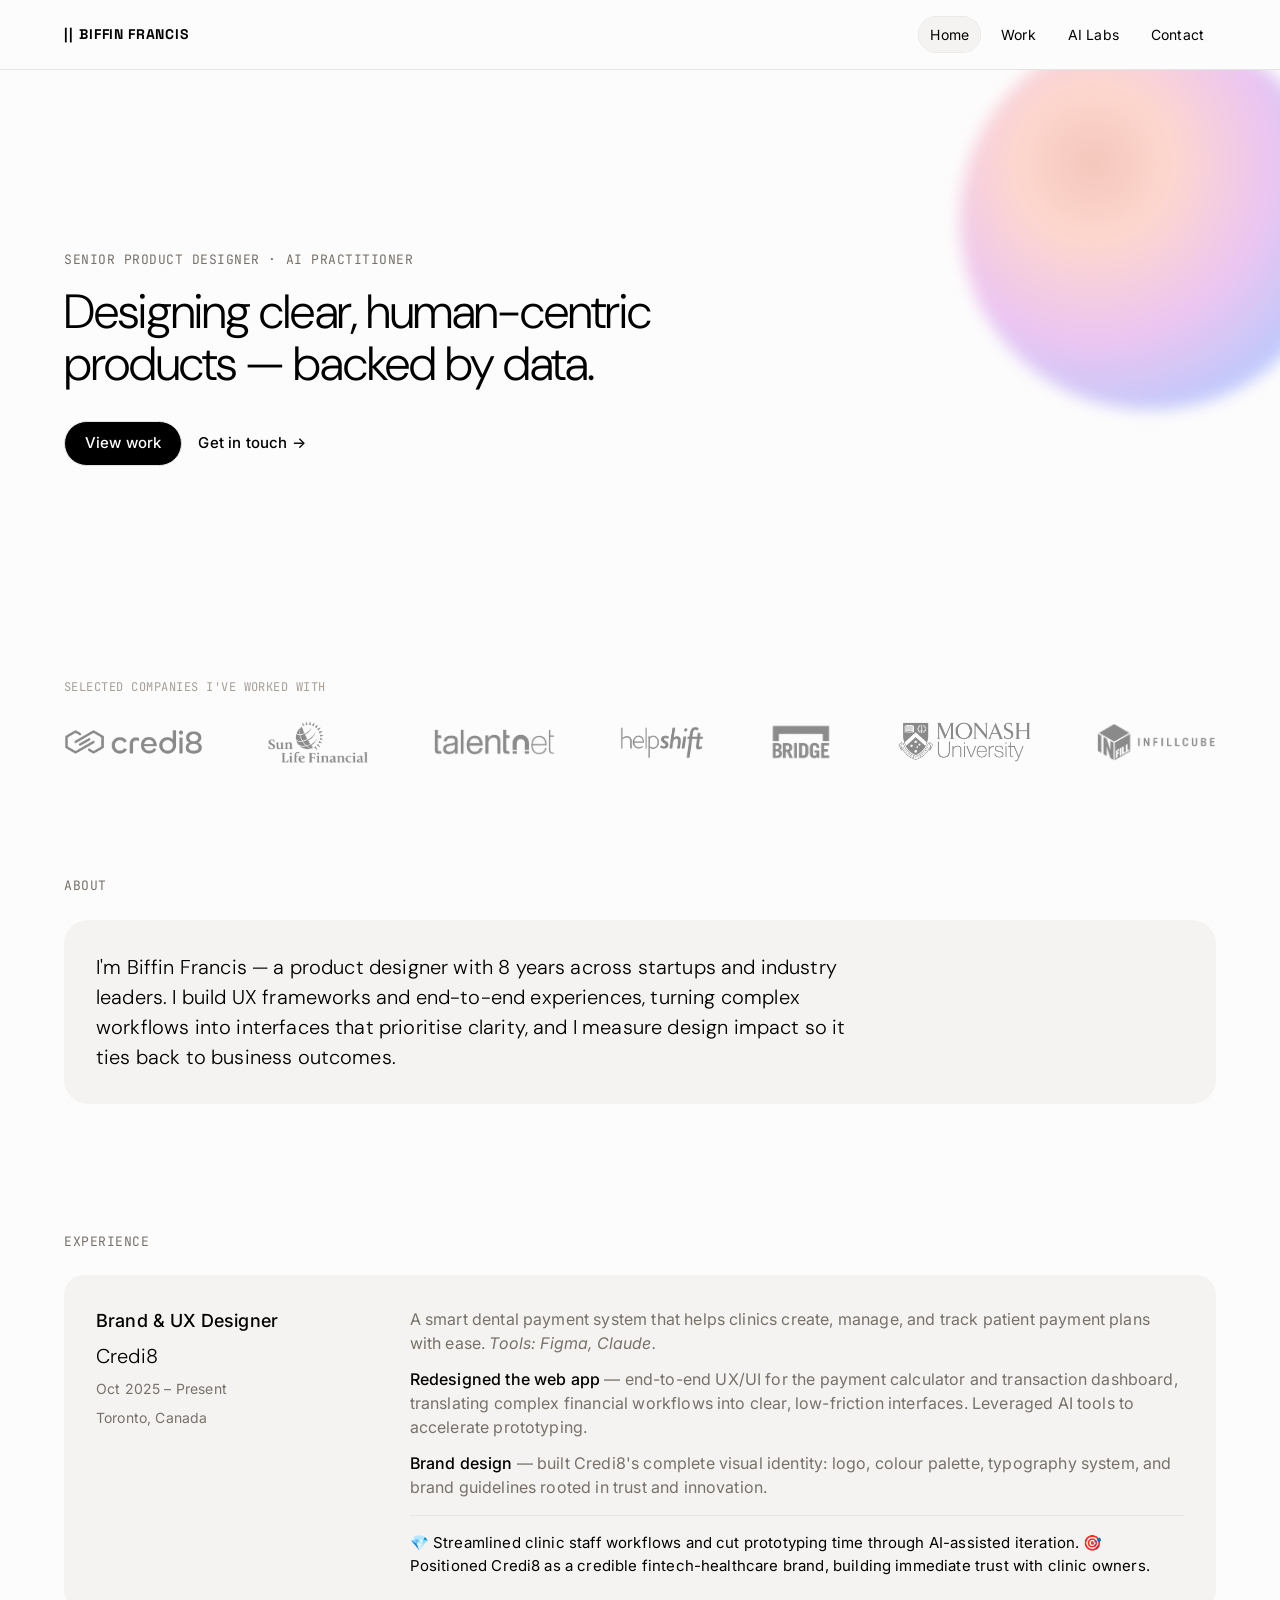
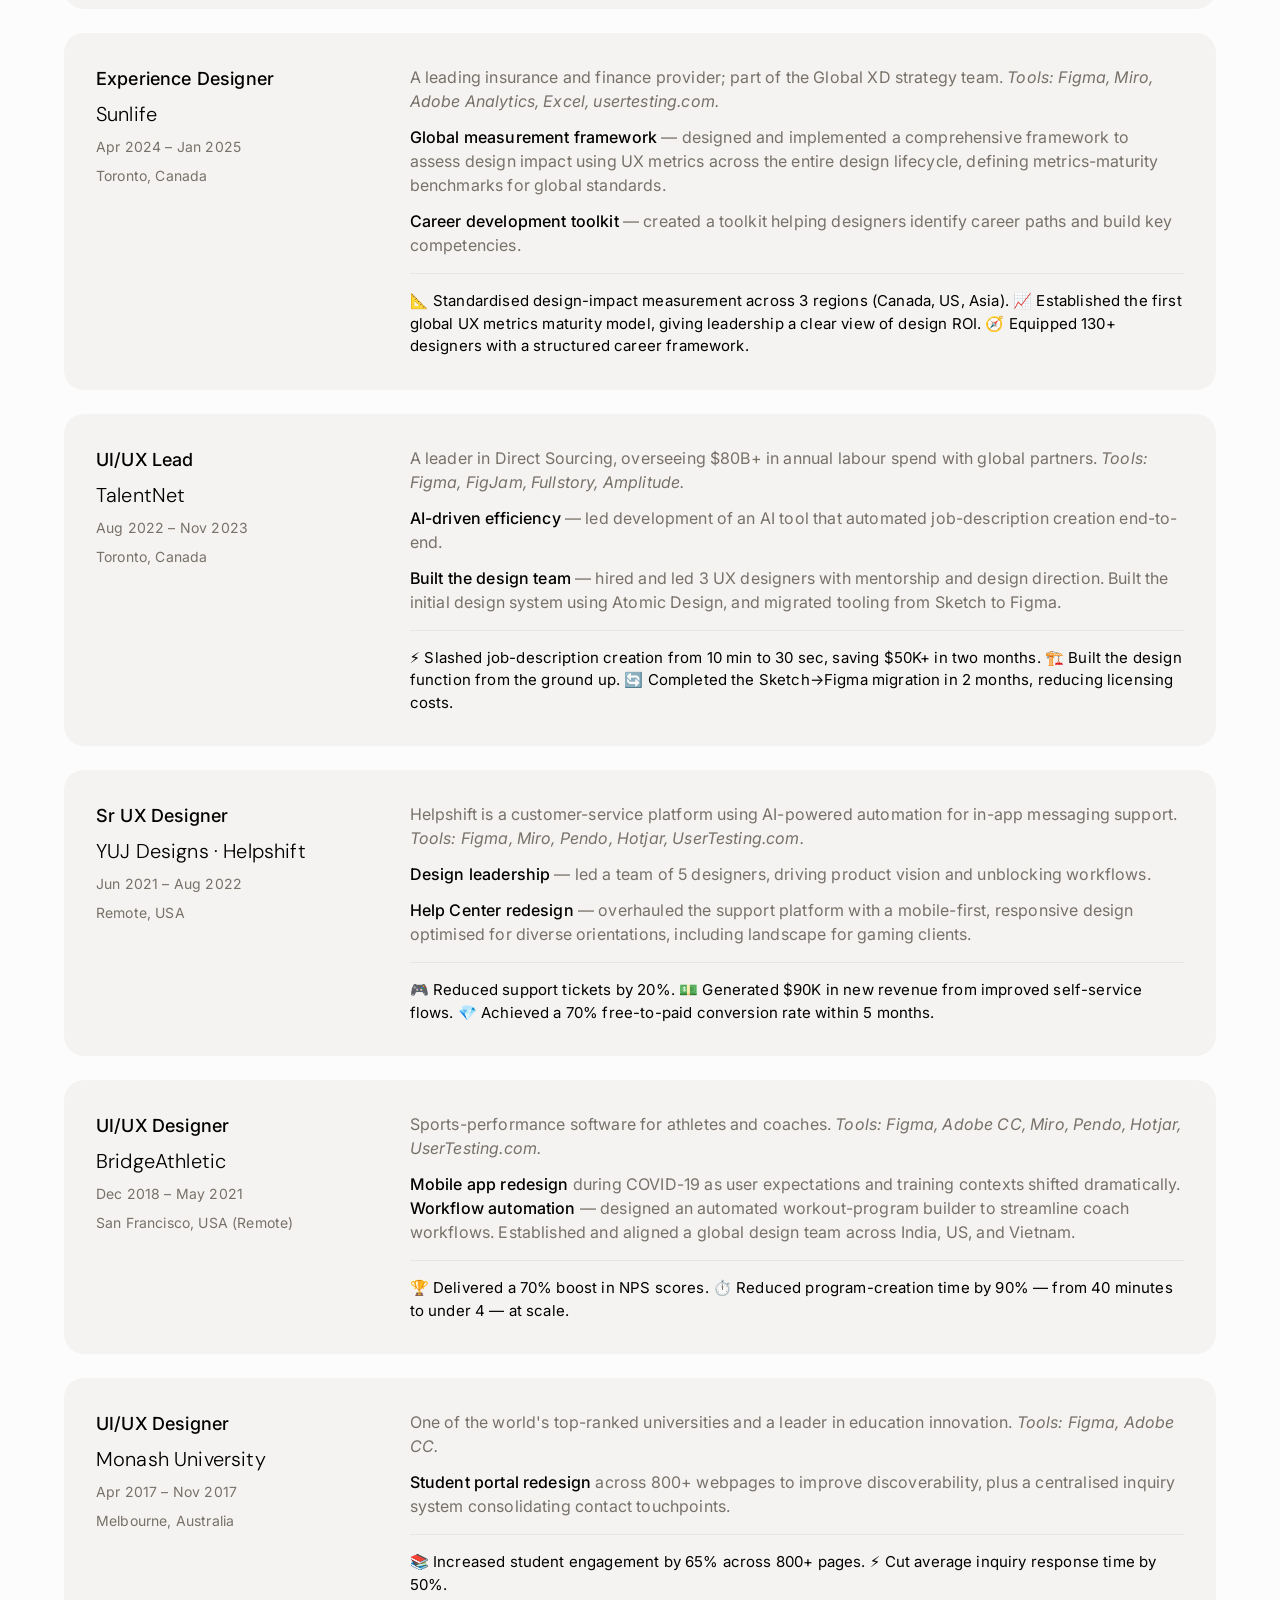
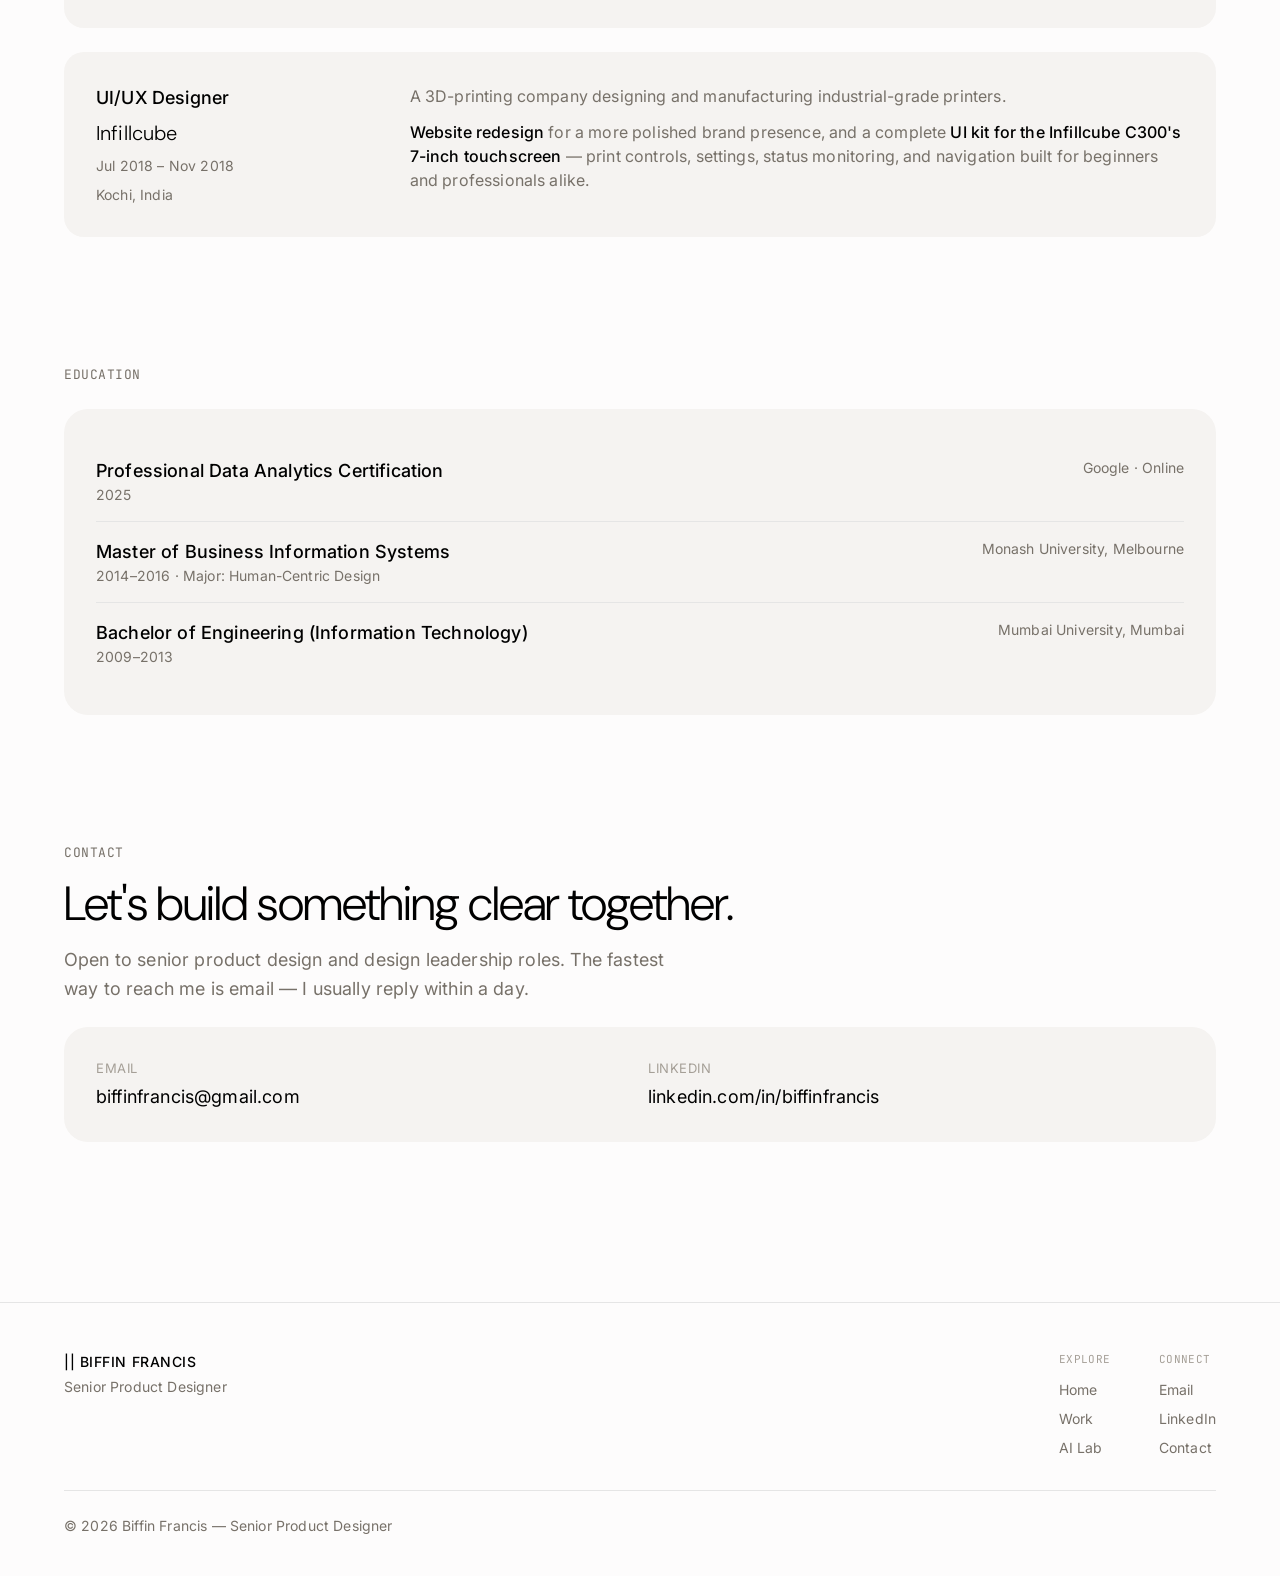
<file: index.html>
<!DOCTYPE html>
<html lang="en">
<head>
  <meta charset="UTF-8" />
  <meta name="viewport" content="width=device-width, initial-scale=1.0" />
  <meta name="google-site-verification" content="Nz-EAw56kSHJDkFJa0odvr5ZKZz9O3W5GzoM8R85XrQ" />
  <link rel="icon" href="/favicon.ico" sizes="any" />
  <link rel="icon" href="/favicon.svg" type="image/svg+xml" />
  <link rel="apple-touch-icon" href="/apple-touch-icon.png" />
  <link rel="manifest" href="/site.webmanifest" />
  <meta name="theme-color" content="#fdfcfc" />
  <title>Biffin Francis — Senior Product Designer</title>
  <meta name="description" content="Biffin Francis — Senior Product Designer & AI practitioner with 8 years building UX frameworks, end-to-end experiences, and data-driven design." />
  <link rel="preconnect" href="https://fonts.googleapis.com" />
  <link rel="preconnect" href="https://fonts.gstatic.com" crossorigin />
  <link href="https://fonts.googleapis.com/css2?family=DM+Sans:wght@300&family=Inter:wght@400;500&family=Space+Grotesk:wght@700&family=JetBrains+Mono&display=swap" rel="stylesheet" />
  <link rel="stylesheet" href="styles.css" />
  <link rel="canonical" href="https://biffin.github.io/" />
  <meta property="og:type" content="website" />
  <meta property="og:site_name" content="Biffin Francis" />
  <meta property="og:title" content="Biffin Francis — Senior Product Designer" />
  <meta property="og:description" content="Biffin Francis — Senior Product Designer &amp; AI practitioner with 8 years building UX frameworks, end-to-end experiences, and data-driven design." />
  <meta property="og:url" content="https://biffin.github.io/" />
  <meta property="og:image" content="https://biffin.github.io/images/og-cover.png" />
  <meta property="og:image:width" content="1200" />
  <meta property="og:image:height" content="630" />
  <meta name="twitter:card" content="summary_large_image" />
  <meta name="twitter:title" content="Biffin Francis — Senior Product Designer" />
  <meta name="twitter:description" content="Biffin Francis — Senior Product Designer &amp; AI practitioner with 8 years building UX frameworks, end-to-end experiences, and data-driven design." />
  <meta name="twitter:image" content="https://biffin.github.io/images/og-cover.png" />
  <script type="application/ld+json">{"@context":"https://schema.org","@type":"Person","name":"Biffin Francis","jobTitle":"Senior Product Designer","url":"https://biffin.github.io/","image":"https://biffin.github.io/images/og-cover.png","description":"Biffin Francis — Senior Product Designer & AI practitioner with 8 years building UX frameworks, end-to-end experiences, and data-driven design.","sameAs":["https://www.linkedin.com/in/biffinfrancis/"]}</script>
</head>
<body>
  <div id="site-nav"></div>

  <main>
    <!-- Hero -->
    <section class="hero">
      <div class="container">
        <div class="orb" aria-hidden="true"></div>
        <div class="hero__grid">
          <div>
            <p class="eyebrow">Senior Product Designer · AI Practitioner</p>
            <h1 class="display mt-16">Designing clear, human-centric products — backed by data.</h1>
            <div class="hero__cta">
              <a class="btn btn--primary" href="work.html">View work</a>
              <a class="btn btn--ghost" href="#contact">Get in touch →</a>
            </div>
          </div>
        </div>
      </div>
    </section>

    <!-- Trusted by -->
    <section class="trustbar">
      <div class="container">
        <p class="trustbar__label">Selected companies I've worked with</p>
        <div class="trustbar__logos">
          <img class="trust-logo trust-logo--credi8" src="images/banner-credi8.webp" alt="Credi8" width="837" height="157" loading="eager" fetchpriority="high" decoding="async" />
          <img class="trust-logo trust-logo--sunlife" src="images/banner-sunlife.webp" alt="Sun Life Financial" width="1095" height="470" loading="lazy" decoding="async" />
          <img class="trust-logo trust-logo--talentnet" src="images/banner-talentnet.webp" alt="TalentNet" width="1114" height="238" loading="lazy" decoding="async" />
          <img class="trust-logo trust-logo--helpshift" src="images/banner-helpshift.webp" alt="Helpshift" width="919" height="359" loading="lazy" decoding="async" />
          <img class="trust-logo trust-logo--bridgeathletic" src="images/banner-bridgeathletic.webp" alt="BridgeAthletic" width="582" height="364" loading="lazy" decoding="async" />
          <img class="trust-logo trust-logo--monash" src="images/banner-monash.webp" alt="Monash University" width="1030" height="320" loading="lazy" decoding="async" />
          <img class="trust-logo trust-logo--infillcube" src="images/banner-infillcube.webp" alt="INFILLCUBE" width="998" height="334" loading="lazy" decoding="async" />
        </div>
      </div>
    </section>

    <!-- About -->
    <section class="section--tight">
      <div class="container">
        <p class="eyebrow">About</p>
        <div class="card card--large mt-24">
          <p class="heading-sm" style="max-width: 760px; line-height: 1.5;">
            I'm Biffin Francis — a product designer with 8 years across startups and
            industry leaders. I build UX frameworks and end-to-end experiences, turning
            complex workflows into interfaces that prioritise clarity, and I measure
            design impact so it ties back to business outcomes.
          </p>
        </div>
      </div>
    </section>

    <!-- Experience -->
    <section class="section--tight">
      <div class="container">
        <p class="eyebrow">Experience</p>
        <div class="exp-list mt-24">

          <!-- Credi8 -->
          <article class="card exp">
            <div class="exp__meta">
              <span class="exp__role">Brand &amp; UX Designer</span>
              <span class="heading-sm">Credi8</span>
              <span class="exp__dates">Oct 2025 – Present</span>
              <span class="exp__loc">Toronto, Canada</span>
            </div>
            <div class="exp__body">
              <p>A smart dental payment system that helps clinics create, manage, and track patient payment plans with ease. <em>Tools: Figma, Claude.</em></p>
              <p><strong>Redesigned the web app</strong> — end-to-end UX/UI for the payment calculator and transaction dashboard, translating complex financial workflows into clear, low-friction interfaces. Leveraged AI tools to accelerate prototyping.</p>
              <p><strong>Brand design</strong> — built Credi8's complete visual identity: logo, colour palette, typography system, and brand guidelines rooted in trust and innovation.</p>
              <div class="exp__impact">💎 Streamlined clinic staff workflows and cut prototyping time through AI-assisted iteration. 🎯 Positioned Credi8 as a credible fintech-healthcare brand, building immediate trust with clinic owners.</div>
            </div>
          </article>

          <!-- Sunlife -->
          <article class="card exp">
            <div class="exp__meta">
              <span class="exp__role">Experience Designer</span>
              <span class="heading-sm">Sunlife</span>
              <span class="exp__dates">Apr 2024 – Jan 2025</span>
              <span class="exp__loc">Toronto, Canada</span>
            </div>
            <div class="exp__body">
              <p>A leading insurance and finance provider; part of the Global XD strategy team. <em>Tools: Figma, Miro, Adobe Analytics, Excel, usertesting.com.</em></p>
              <p><strong>Global measurement framework</strong> — designed and implemented a comprehensive framework to assess design impact using UX metrics across the entire design lifecycle, defining metrics-maturity benchmarks for global standards.</p>
              <p><strong>Career development toolkit</strong> — created a toolkit helping designers identify career paths and build key competencies.</p>
              <div class="exp__impact">📐 Standardised design-impact measurement across 3 regions (Canada, US, Asia). 📈 Established the first global UX metrics maturity model, giving leadership a clear view of design ROI. 🧭 Equipped 130+ designers with a structured career framework.</div>
            </div>
          </article>

          <!-- TalentNet -->
          <article class="card exp">
            <div class="exp__meta">
              <span class="exp__role">UI/UX Lead</span>
              <span class="heading-sm">TalentNet</span>
              <span class="exp__dates">Aug 2022 – Nov 2023</span>
              <span class="exp__loc">Toronto, Canada</span>
            </div>
            <div class="exp__body">
              <p>A leader in Direct Sourcing, overseeing $80B+ in annual labour spend with global partners. <em>Tools: Figma, FigJam, Fullstory, Amplitude.</em></p>
              <p><strong>AI-driven efficiency</strong> — led development of an AI tool that automated job-description creation end-to-end.</p>
              <p><strong>Built the design team</strong> — hired and led 3 UX designers with mentorship and design direction. Built the initial design system using Atomic Design, and migrated tooling from Sketch to Figma.</p>
              <div class="exp__impact">⚡ Slashed job-description creation from 10 min to 30 sec, saving $50K+ in two months. 🏗️ Built the design function from the ground up. 🔄 Completed the Sketch→Figma migration in 2 months, reducing licensing costs.</div>
            </div>
          </article>

          <!-- YUJ / Helpshift -->
          <article class="card exp">
            <div class="exp__meta">
              <span class="exp__role">Sr UX Designer</span>
              <span class="heading-sm">YUJ Designs · Helpshift</span>
              <span class="exp__dates">Jun 2021 – Aug 2022</span>
              <span class="exp__loc">Remote, USA</span>
            </div>
            <div class="exp__body">
              <p>Helpshift is a customer-service platform using AI-powered automation for in-app messaging support. <em>Tools: Figma, Miro, Pendo, Hotjar, UserTesting.com.</em></p>
              <p><strong>Design leadership</strong> — led a team of 5 designers, driving product vision and unblocking workflows.</p>
              <p><strong>Help Center redesign</strong> — overhauled the support platform with a mobile-first, responsive design optimised for diverse orientations, including landscape for gaming clients.</p>
              <div class="exp__impact">🎮 Reduced support tickets by 20%. 💵 Generated $90K in new revenue from improved self-service flows. 💎 Achieved a 70% free-to-paid conversion rate within 5 months.</div>
            </div>
          </article>

          <!-- BridgeAthletic -->
          <article class="card exp">
            <div class="exp__meta">
              <span class="exp__role">UI/UX Designer</span>
              <span class="heading-sm">BridgeAthletic</span>
              <span class="exp__dates">Dec 2018 – May 2021</span>
              <span class="exp__loc">San Francisco, USA (Remote)</span>
            </div>
            <div class="exp__body">
              <p>Sports-performance software for athletes and coaches. <em>Tools: Figma, Adobe CC, Miro, Pendo, Hotjar, UserTesting.com.</em></p>
              <p><strong>Mobile app redesign</strong> during COVID-19 as user expectations and training contexts shifted dramatically. <strong>Workflow automation</strong> — designed an automated workout-program builder to streamline coach workflows. Established and aligned a global design team across India, US, and Vietnam.</p>
              <div class="exp__impact">🏆 Delivered a 70% boost in NPS scores. ⏱️ Reduced program-creation time by 90% — from 40 minutes to under 4 — at scale.</div>
            </div>
          </article>

          <!-- Monash -->
          <article class="card exp">
            <div class="exp__meta">
              <span class="exp__role">UI/UX Designer</span>
              <span class="heading-sm">Monash University</span>
              <span class="exp__dates">Apr 2017 – Nov 2017</span>
              <span class="exp__loc">Melbourne, Australia</span>
            </div>
            <div class="exp__body">
              <p>One of the world's top-ranked universities and a leader in education innovation. <em>Tools: Figma, Adobe CC.</em></p>
              <p><strong>Student portal redesign</strong> across 800+ webpages to improve discoverability, plus a centralised inquiry system consolidating contact touchpoints.</p>
              <div class="exp__impact">📚 Increased student engagement by 65% across 800+ pages. ⚡ Cut average inquiry response time by 50%.</div>
            </div>
          </article>

          <!-- Infillcube -->
          <article class="card exp">
            <div class="exp__meta">
              <span class="exp__role">UI/UX Designer</span>
              <span class="heading-sm">Infillcube</span>
              <span class="exp__dates">Jul 2018 – Nov 2018</span>
              <span class="exp__loc">Kochi, India</span>
            </div>
            <div class="exp__body">
              <p>A 3D-printing company designing and manufacturing industrial-grade printers.</p>
              <p><strong>Website redesign</strong> for a more polished brand presence, and a complete <strong>UI kit for the Infillcube C300's 7-inch touchscreen</strong> — print controls, settings, status monitoring, and navigation built for beginners and professionals alike.</p>
            </div>
          </article>

        </div>
      </div>
    </section>

    <!-- Education -->
    <section class="section--tight">
      <div class="container">
        <p class="eyebrow">Education</p>
        <div class="card card--large mt-24">
          <div class="edu-item">
            <div>
              <div class="exp__role">Professional Data Analytics Certification</div>
              <div class="exp__dates">2025</div>
            </div>
            <div class="edu-item__school">Google · Online</div>
          </div>
          <div class="edu-item">
            <div>
              <div class="exp__role">Master of Business Information Systems</div>
              <div class="exp__dates">2014–2016 · Major: Human-Centric Design</div>
            </div>
            <div class="edu-item__school">Monash University, Melbourne</div>
          </div>
          <div class="edu-item">
            <div>
              <div class="exp__role">Bachelor of Engineering (Information Technology)</div>
              <div class="exp__dates">2009–2013</div>
            </div>
            <div class="edu-item__school">Mumbai University, Mumbai</div>
          </div>
        </div>
      </div>
    </section>

    <!-- Contact -->
    <section class="section--tight" id="contact">
      <div class="container">
        <p class="eyebrow">Contact</p>
        <h2 class="display mt-16">Let's build something clear together.</h2>
        <p class="hero__intro mt-16" style="max-width: 620px;">
          Open to senior product design and design leadership roles. The fastest way
          to reach me is email — I usually reply within a day.
        </p>
        <div class="card card--large mt-24">
          <div class="contact-grid">
            <div class="contact-item">
              <span class="contact-item__label">Email</span>
              <span class="contact-item__value"><a href="mailto:biffinfrancis@gmail.com">biffinfrancis@gmail.com</a></span>
            </div>
            <div class="contact-item">
              <span class="contact-item__label">LinkedIn</span>
              <span class="contact-item__value">
                <a href="https://www.linkedin.com/in/biffinfrancis/" target="_blank" rel="noopener">linkedin.com/in/biffinfrancis</a>
              </span>
            </div>
          </div>
        </div>
      </div>
    </section>
  </main>

  <div id="site-footer">
    <!-- Static fallback: crawlable links for non-JS clients; main.js replaces this for visitors -->
    <nav class="footer-fallback" aria-label="Site links"><a href="index.html">Home</a><a href="work.html">Work</a><a href="ai.html">AI Lab</a><a href="project-credi8.html">Credi8</a><a href="project-sunlife.html">Sunlife</a><a href="project-helpshift.html">Helpshift</a><a href="project-bridgeathletic.html">BridgeAthletic</a><a href="project-monash.html">Monash</a><a href="project-infillcube.html">Infillcube</a><a href="ai-portfolio.html">Building this portfolio with Claude</a><a href="ai-ux-research.html">Usability testing with synthetic users</a></nav>
  </div>
  <script src="main.js"></script>
</body>
</html>
</file>
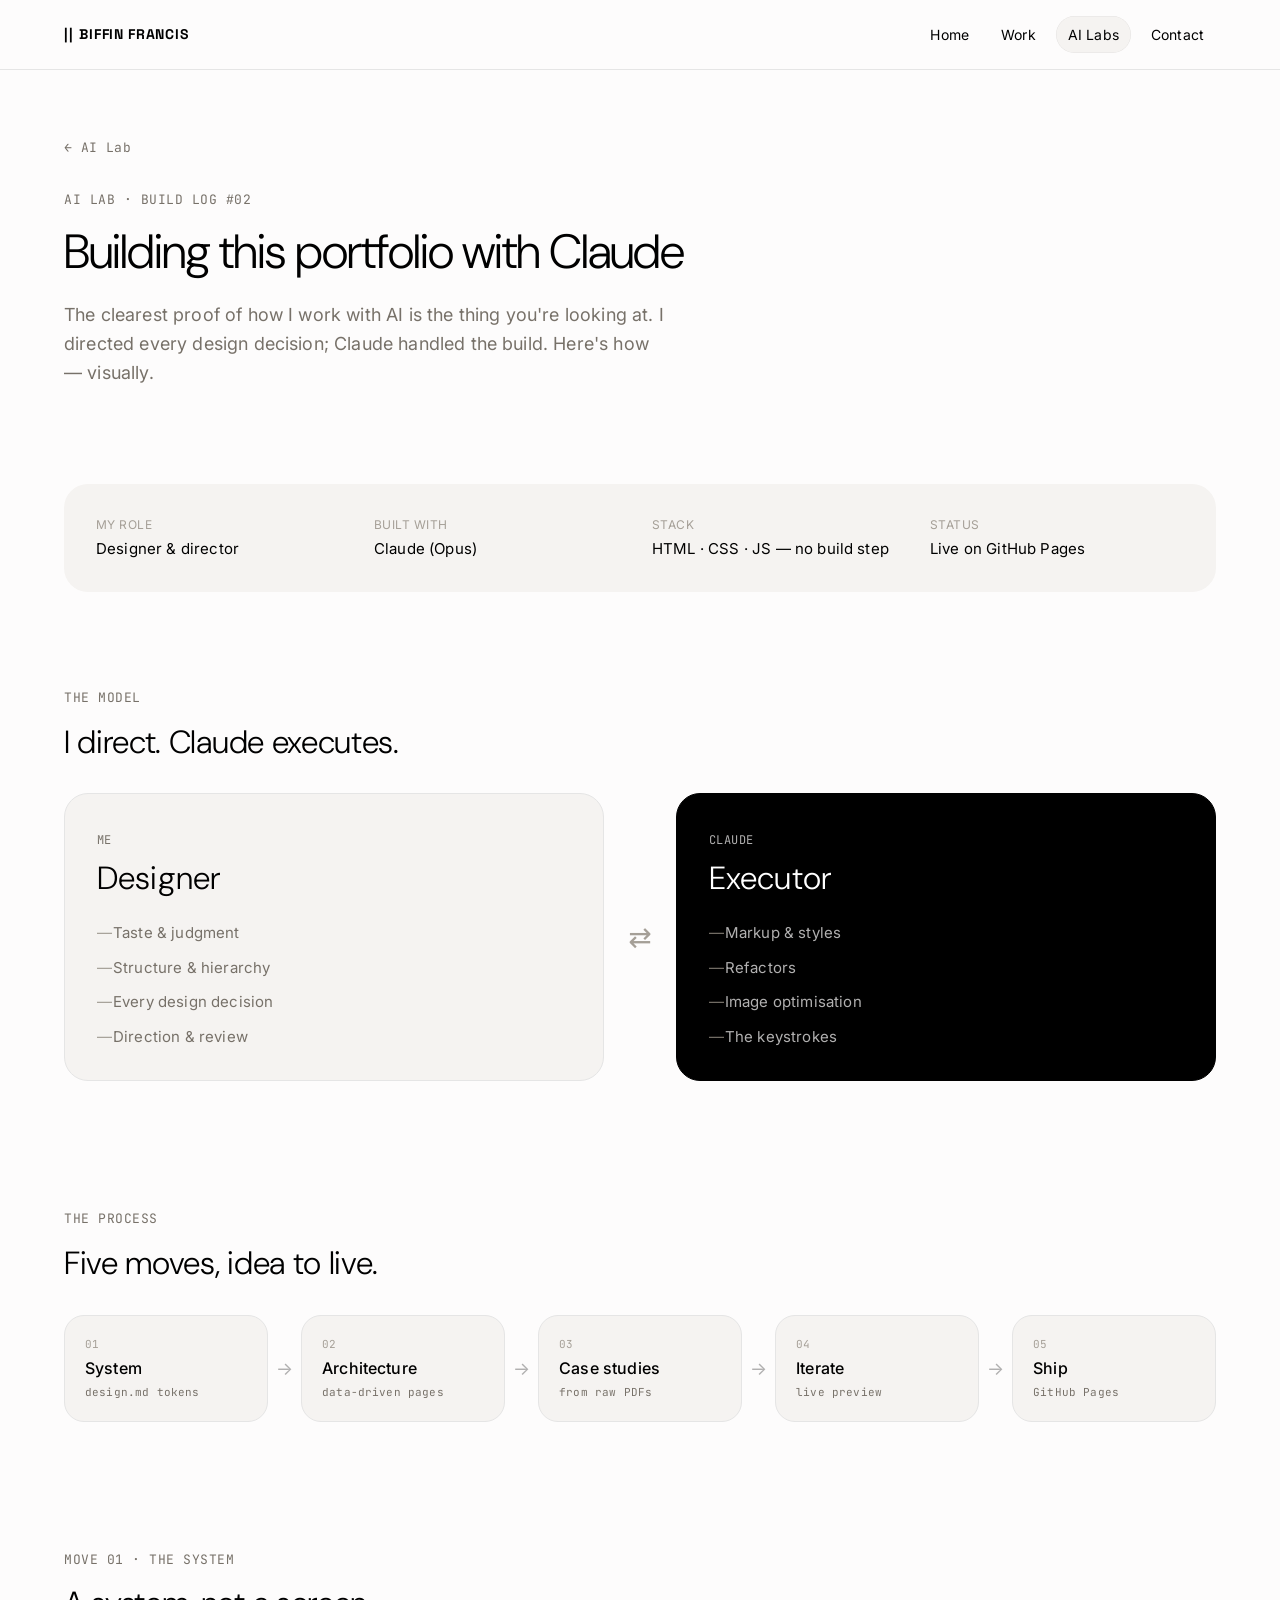
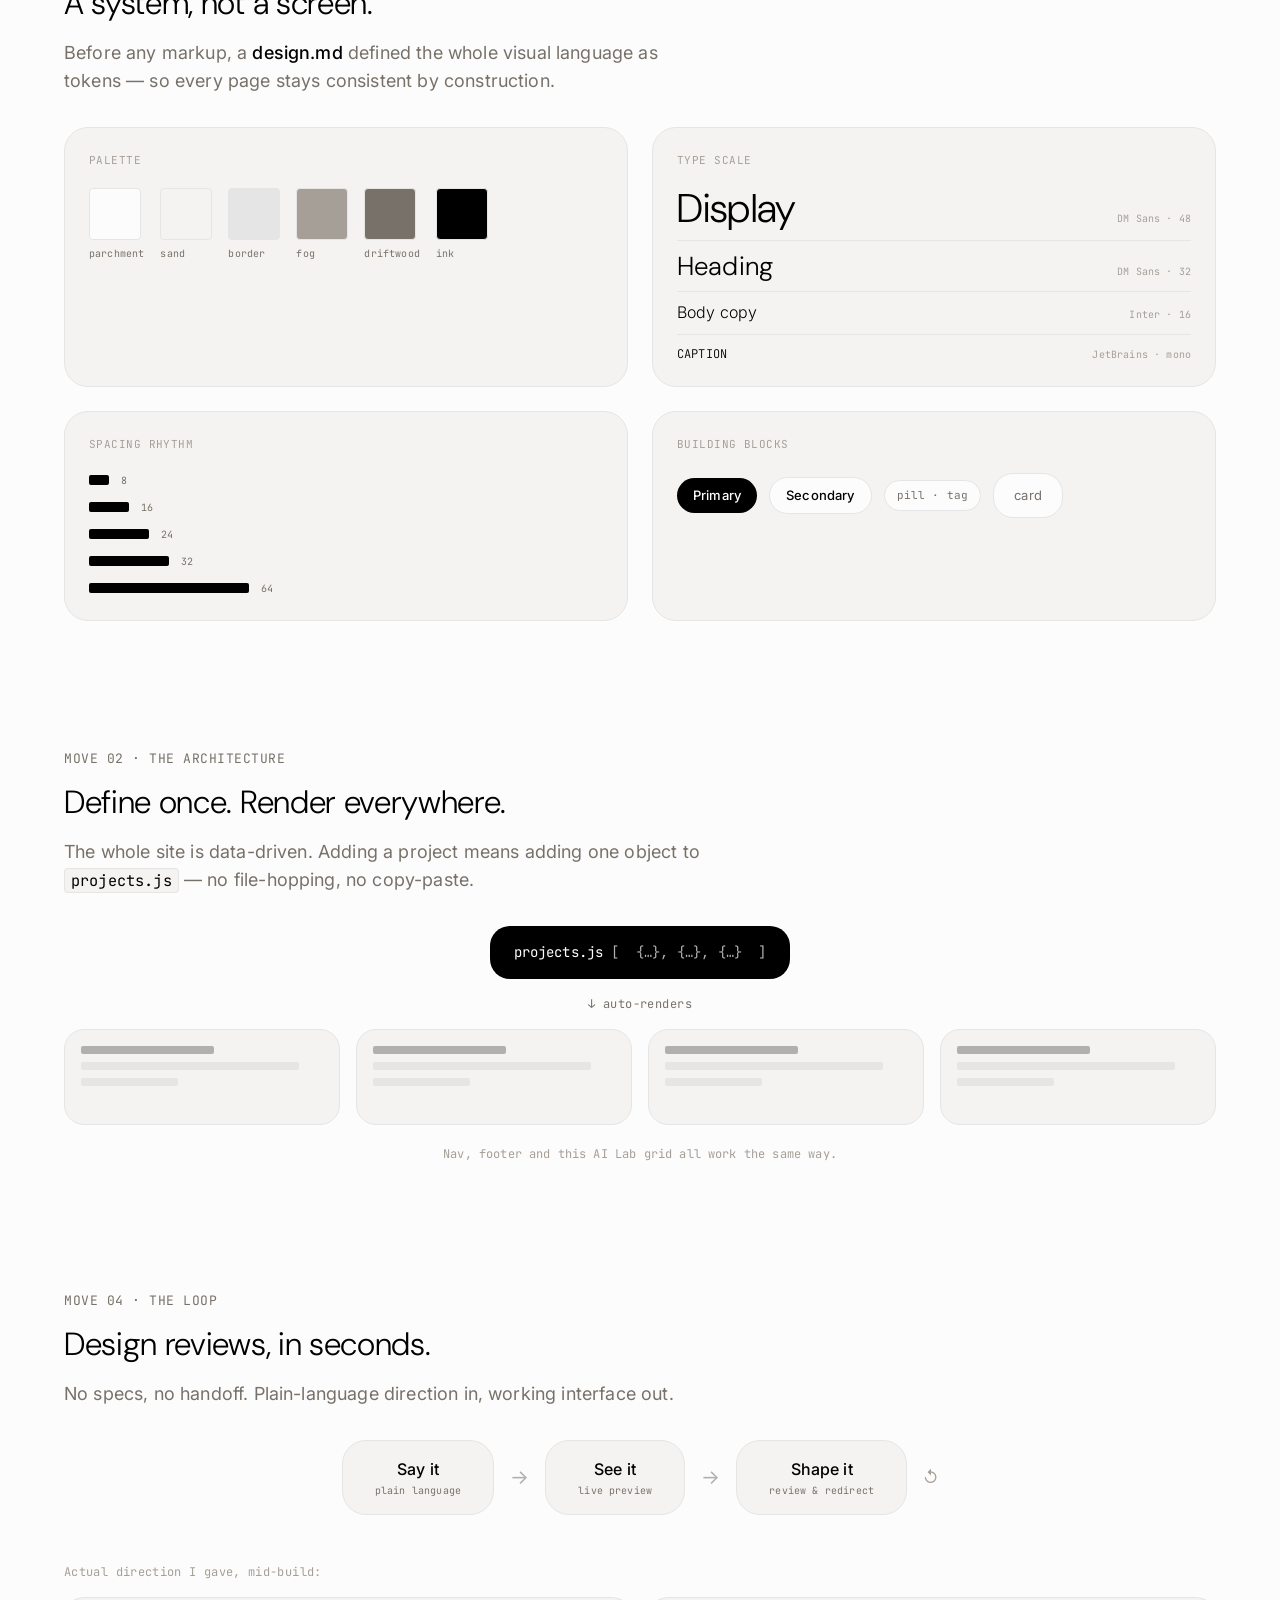
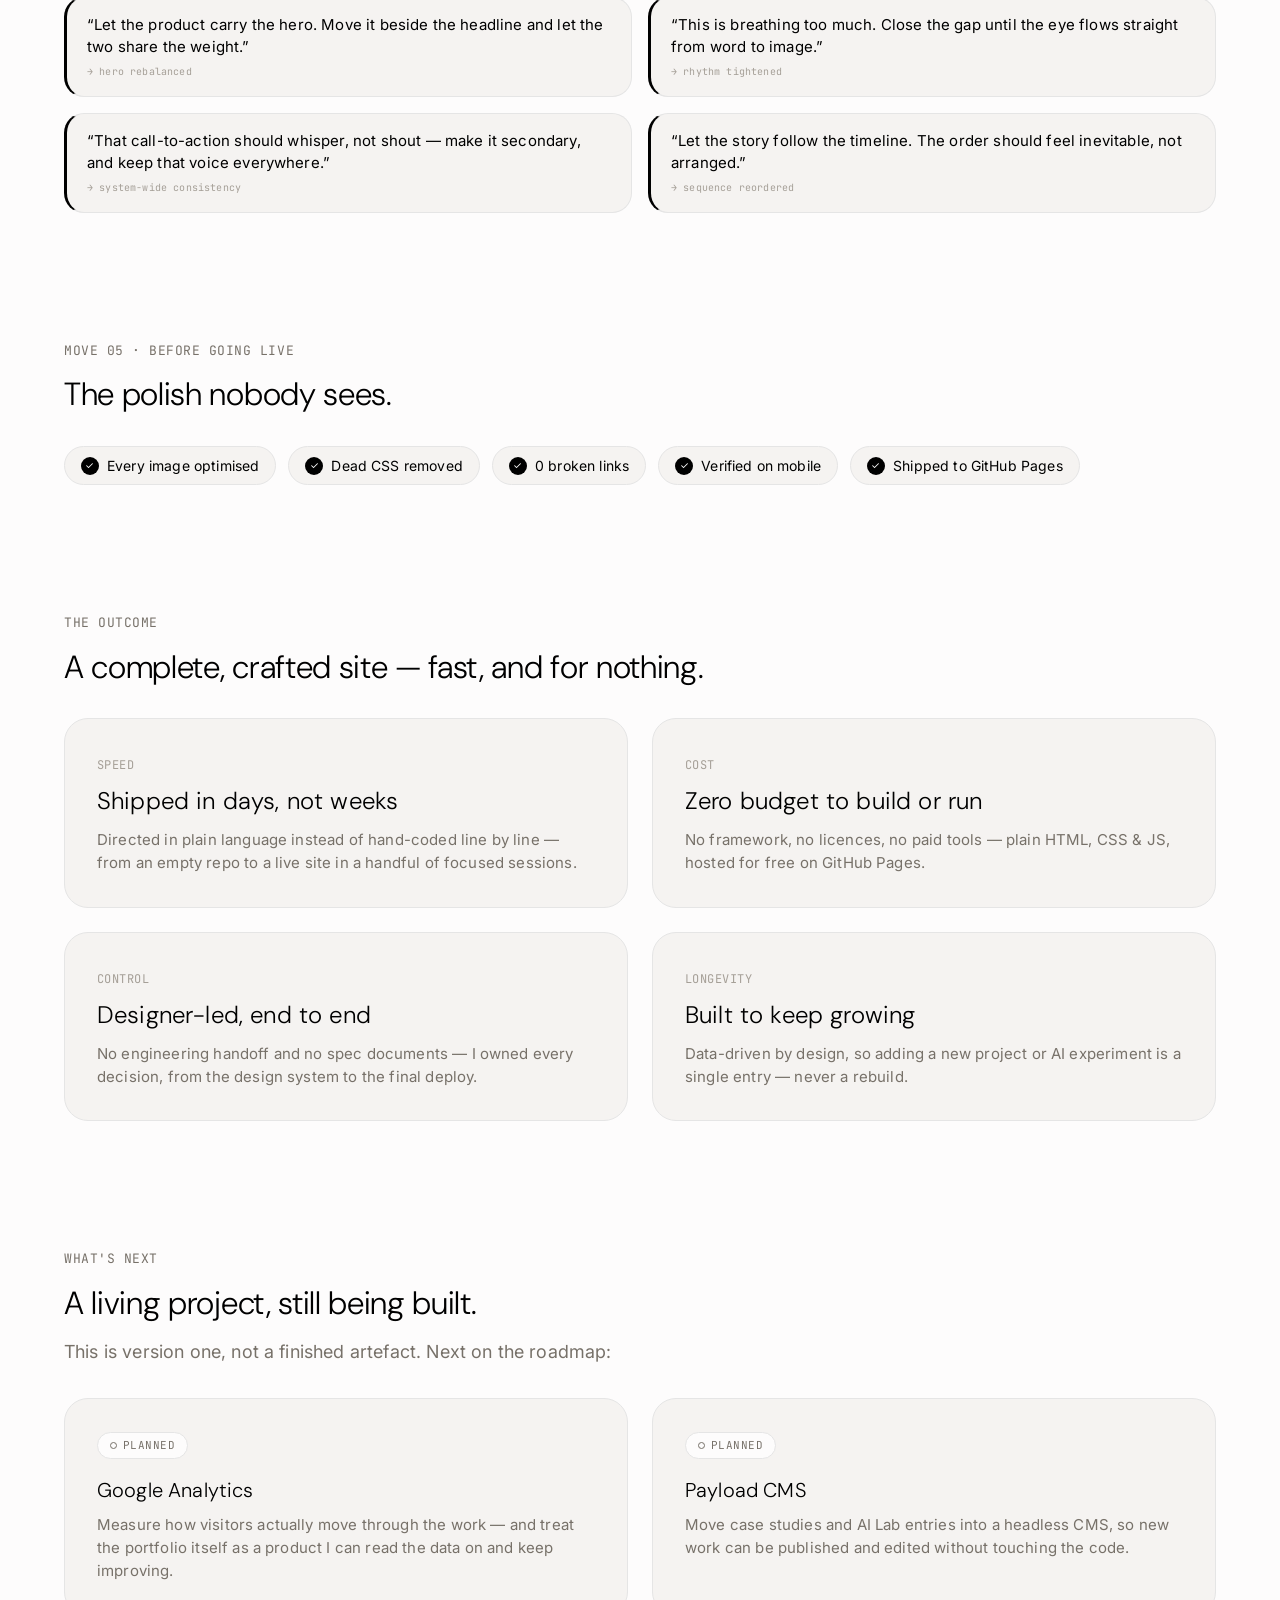
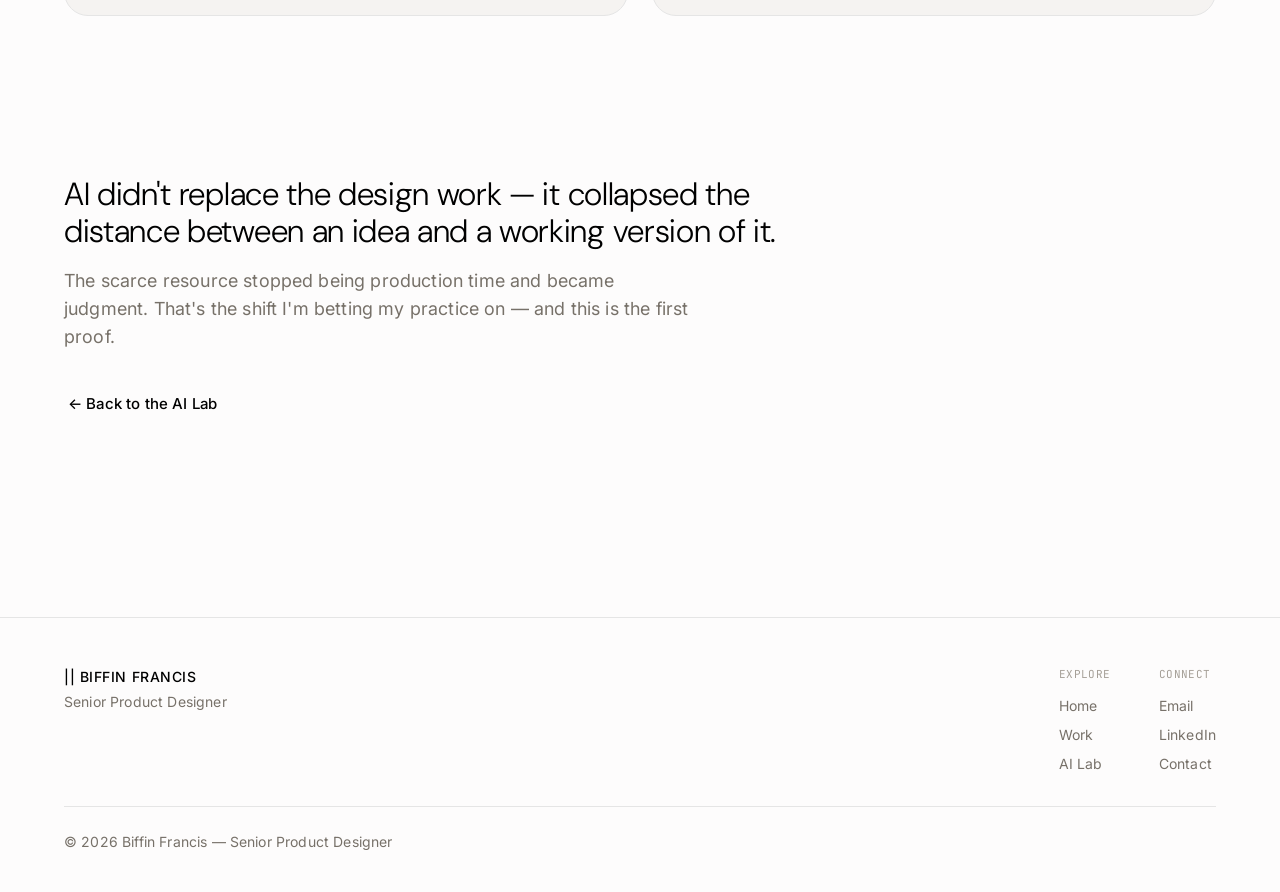
<file: ai-portfolio.html>
<!DOCTYPE html>
<html lang="en">
<head>
  <meta charset="UTF-8" />
  <meta name="viewport" content="width=device-width, initial-scale=1.0" />
  <link rel="icon" href="/favicon.ico" sizes="any" />
  <link rel="icon" href="/favicon.svg" type="image/svg+xml" />
  <link rel="apple-touch-icon" href="/apple-touch-icon.png" />
  <link rel="manifest" href="/site.webmanifest" />
  <meta name="theme-color" content="#fdfcfc" />
  <title>Building this portfolio with Claude — Biffin Francis</title>
  <meta name="description" content="A visual build log: how this portfolio was designed and built with Claude — from a design system to a data-driven site, shown step by step." />
  <link rel="preconnect" href="https://fonts.googleapis.com" />
  <link rel="preconnect" href="https://fonts.gstatic.com" crossorigin />
  <link href="https://fonts.googleapis.com/css2?family=DM+Sans:wght@300&family=Inter:wght@400;500&family=Space+Grotesk:wght@700&family=JetBrains+Mono&display=swap" rel="stylesheet" />
  <link rel="stylesheet" href="styles.css" />
  <link rel="canonical" href="https://biffin.github.io/ai-portfolio.html" />
  <meta property="og:type" content="article" />
  <meta property="og:site_name" content="Biffin Francis" />
  <meta property="og:title" content="Building this portfolio with Claude — Biffin Francis" />
  <meta property="og:description" content="A visual build log: how this portfolio was designed and built with Claude — from a design system to a data-driven site, shown step by step." />
  <meta property="og:url" content="https://biffin.github.io/ai-portfolio.html" />
  <meta property="og:image" content="https://biffin.github.io/images/og-cover.png" />
  <meta property="og:image:width" content="1200" />
  <meta property="og:image:height" content="630" />
  <meta name="twitter:card" content="summary_large_image" />
  <meta name="twitter:title" content="Building this portfolio with Claude — Biffin Francis" />
  <meta name="twitter:description" content="A visual build log: how this portfolio was designed and built with Claude — from a design system to a data-driven site, shown step by step." />
  <meta name="twitter:image" content="https://biffin.github.io/images/og-cover.png" />
  <script type="application/ld+json">{"@context":"https://schema.org","@type":"CreativeWork","name":"Building this portfolio with Claude — Biffin Francis","headline":"Building this portfolio with Claude","url":"https://biffin.github.io/ai-portfolio.html","image":"https://biffin.github.io/images/og-cover.png","description":"A visual build log: how this portfolio was designed and built with Claude — from a design system to a data-driven site, shown step by step.","author":{"@type":"Person","name":"Biffin Francis","url":"https://biffin.github.io/"}}</script>
</head>
<body>
  <div id="site-nav"></div>

  <main>
    <!-- Hero -->
    <section class="section--tight">
      <div class="container">
        <a class="case-back" href="ai.html">← AI Lab</a>
        <p class="eyebrow mt-32">AI Lab · Build log #02</p>
        <h1 class="display mt-16">Building this portfolio with Claude</h1>
        <p class="hero__intro mt-24" style="max-width: 600px;">
          The clearest proof of how I work with AI is the thing you're looking at.
          I directed every design decision; Claude handled the build. Here's how — visually.
        </p>
      </div>
    </section>

    <!-- Overview -->
    <section class="section--compact">
      <div class="container">
        <div class="card card--large">
          <div class="case-overview">
            <div class="case-overview__item">
              <span class="case-overview__label">My role</span>
              <span class="case-overview__value">Designer &amp; director</span>
            </div>
            <div class="case-overview__item">
              <span class="case-overview__label">Built with</span>
              <span class="case-overview__value">Claude (Opus)</span>
            </div>
            <div class="case-overview__item">
              <span class="case-overview__label">Stack</span>
              <span class="case-overview__value">HTML · CSS · JS — no build step</span>
            </div>
            <div class="case-overview__item">
              <span class="case-overview__label">Status</span>
              <span class="case-overview__value">Live on GitHub Pages</span>
            </div>
          </div>
        </div>
      </div>
    </section>

    <!-- The model -->
    <section class="section--tight">
      <div class="container">
        <p class="eyebrow">The model</p>
        <h2 class="viz-h mt-16">I direct. Claude executes.</h2>
        <div class="model">
          <div class="model__card">
            <span class="model__role">Me</span>
            <span class="model__name">Designer</span>
            <ul class="model__list">
              <li>Taste &amp; judgment</li>
              <li>Structure &amp; hierarchy</li>
              <li>Every design decision</li>
              <li>Direction &amp; review</li>
            </ul>
          </div>
          <div class="model__link" aria-hidden="true">⇄</div>
          <div class="model__card model__card--ink">
            <span class="model__role">Claude</span>
            <span class="model__name">Executor</span>
            <ul class="model__list">
              <li>Markup &amp; styles</li>
              <li>Refactors</li>
              <li>Image optimisation</li>
              <li>The keystrokes</li>
            </ul>
          </div>
        </div>
      </div>
    </section>

    <!-- The process -->
    <section class="section--tight">
      <div class="container">
        <p class="eyebrow">The process</p>
        <h2 class="viz-h mt-16">Five moves, idea to live.</h2>
        <div class="pipeline">
          <div class="pipe-step">
            <span class="pipe-step__n">01</span>
            <span class="pipe-step__t">System</span>
            <span class="pipe-step__s">design.md tokens</span>
          </div>
          <div class="pipe-arrow" aria-hidden="true">→</div>
          <div class="pipe-step">
            <span class="pipe-step__n">02</span>
            <span class="pipe-step__t">Architecture</span>
            <span class="pipe-step__s">data-driven pages</span>
          </div>
          <div class="pipe-arrow" aria-hidden="true">→</div>
          <div class="pipe-step">
            <span class="pipe-step__n">03</span>
            <span class="pipe-step__t">Case studies</span>
            <span class="pipe-step__s">from raw PDFs</span>
          </div>
          <div class="pipe-arrow" aria-hidden="true">→</div>
          <div class="pipe-step">
            <span class="pipe-step__n">04</span>
            <span class="pipe-step__t">Iterate</span>
            <span class="pipe-step__s">live preview</span>
          </div>
          <div class="pipe-arrow" aria-hidden="true">→</div>
          <div class="pipe-step">
            <span class="pipe-step__n">05</span>
            <span class="pipe-step__t">Ship</span>
            <span class="pipe-step__s">GitHub Pages</span>
          </div>
        </div>
      </div>
    </section>

    <!-- Design system -->
    <section class="section--tight">
      <div class="container">
        <p class="eyebrow">Move 01 · The system</p>
        <h2 class="viz-h mt-16">A system, not a screen.</h2>
        <p class="viz-lead mt-16">Before any markup, a <strong>design.md</strong> defined the whole
        visual language as tokens — so every page stays consistent by construction.</p>
        <div class="ds-grid">
          <div class="ds-panel">
            <div class="ds-panel__label">Palette</div>
            <div class="swatches">
              <div class="swatch"><span class="swatch__chip" style="background:#fdfcfc"></span><span class="swatch__name">parchment</span></div>
              <div class="swatch"><span class="swatch__chip" style="background:#f5f3f1"></span><span class="swatch__name">sand</span></div>
              <div class="swatch"><span class="swatch__chip" style="background:#e5e5e5"></span><span class="swatch__name">border</span></div>
              <div class="swatch"><span class="swatch__chip" style="background:#a59f97"></span><span class="swatch__name">fog</span></div>
              <div class="swatch"><span class="swatch__chip" style="background:#777169"></span><span class="swatch__name">driftwood</span></div>
              <div class="swatch"><span class="swatch__chip" style="background:#000000"></span><span class="swatch__name">ink</span></div>
            </div>
          </div>
          <div class="ds-panel">
            <div class="ds-panel__label">Type scale</div>
            <div class="typeladder">
              <div class="typeladder__row"><span class="typeladder__sample" style="font-size:40px">Display</span><span class="typeladder__meta">DM Sans · 48</span></div>
              <div class="typeladder__row"><span class="typeladder__sample" style="font-size:26px">Heading</span><span class="typeladder__meta">DM Sans · 32</span></div>
              <div class="typeladder__row"><span class="typeladder__sample" style="font-size:16px;font-family:var(--font-inter)">Body copy</span><span class="typeladder__meta">Inter · 16</span></div>
              <div class="typeladder__row"><span class="typeladder__sample" style="font-size:12px;font-family:var(--font-mono)">CAPTION</span><span class="typeladder__meta">JetBrains · mono</span></div>
            </div>
          </div>
          <div class="ds-panel">
            <div class="ds-panel__label">Spacing rhythm</div>
            <div class="rhythm">
              <div class="rhythm__row"><span class="rhythm__bar" style="width:20px"></span><span class="rhythm__label">8</span></div>
              <div class="rhythm__row"><span class="rhythm__bar" style="width:40px"></span><span class="rhythm__label">16</span></div>
              <div class="rhythm__row"><span class="rhythm__bar" style="width:60px"></span><span class="rhythm__label">24</span></div>
              <div class="rhythm__row"><span class="rhythm__bar" style="width:80px"></span><span class="rhythm__label">32</span></div>
              <div class="rhythm__row"><span class="rhythm__bar" style="width:160px"></span><span class="rhythm__label">64</span></div>
            </div>
          </div>
          <div class="ds-panel">
            <div class="ds-panel__label">Building blocks</div>
            <div class="blocks">
              <span class="blocks__btn blocks__btn--primary">Primary</span>
              <span class="blocks__btn blocks__btn--secondary">Secondary</span>
              <span class="blocks__pill">pill · tag</span>
              <span class="blocks__card">card</span>
            </div>
          </div>
        </div>
      </div>
    </section>

    <!-- Data-driven -->
    <section class="section--tight">
      <div class="container">
        <p class="eyebrow">Move 02 · The architecture</p>
        <h2 class="viz-h mt-16">Define once. Render everywhere.</h2>
        <p class="viz-lead mt-16">The whole site is data-driven. Adding a project means adding
        one object to <span class="inline-code">projects.js</span> — no file-hopping, no copy-paste.</p>
        <div class="fanout">
          <div class="fanout__src">projects.js <span class="com">[ &nbsp;{…}, {…}, {…}&nbsp; ]</span></div>
          <div class="fanout__arrow" aria-hidden="true">↓ auto-renders</div>
          <div class="fanout__cards">
            <div class="fanout__card"><span class="bar bar--t"></span><span class="bar bar--m"></span><span class="bar bar--s"></span></div>
            <div class="fanout__card"><span class="bar bar--t"></span><span class="bar bar--m"></span><span class="bar bar--s"></span></div>
            <div class="fanout__card"><span class="bar bar--t"></span><span class="bar bar--m"></span><span class="bar bar--s"></span></div>
            <div class="fanout__card"><span class="bar bar--t"></span><span class="bar bar--m"></span><span class="bar bar--s"></span></div>
          </div>
          <div class="fanout__note">Nav, footer and this AI Lab grid all work the same way.</div>
        </div>
      </div>
    </section>

    <!-- Iteration -->
    <section class="section--tight">
      <div class="container">
        <p class="eyebrow">Move 04 · The loop</p>
        <h2 class="viz-h mt-16">Design reviews, in seconds.</h2>
        <p class="viz-lead mt-16">No specs, no handoff. Plain-language direction in, working interface out.</p>
        <div class="loop">
          <div class="loop__step"><b>Say it</b><span>plain language</span></div>
          <div class="loop__arrow" aria-hidden="true">→</div>
          <div class="loop__step"><b>See it</b><span>live preview</span></div>
          <div class="loop__arrow" aria-hidden="true">→</div>
          <div class="loop__step"><b>Shape it</b><span>review &amp; redirect</span></div>
          <div class="loop__arrow loop__arrow--back" aria-hidden="true">↺</div>
        </div>
        <p class="notes-label">Actual direction I gave, mid-build:</p>
        <div class="notes">
          <div class="note">“Let the product carry the hero. Move it beside the headline and let the two share the weight.”<span>→ hero rebalanced</span></div>
          <div class="note">“This is breathing too much. Close the gap until the eye flows straight from word to image.”<span>→ rhythm tightened</span></div>
          <div class="note">“That call-to-action should whisper, not shout — make it secondary, and keep that voice everywhere.”<span>→ system-wide consistency</span></div>
          <div class="note">“Let the story follow the timeline. The order should feel inevitable, not arranged.”<span>→ sequence reordered</span></div>
        </div>
      </div>
    </section>

    <!-- Pre-launch polish -->
    <section class="section--tight">
      <div class="container">
        <p class="eyebrow">Move 05 · Before going live</p>
        <h2 class="viz-h mt-16">The polish nobody sees.</h2>
        <div class="checklist">
          <span class="check"><span class="check__tick">✓</span> Every image optimised</span>
          <span class="check"><span class="check__tick">✓</span> Dead CSS removed</span>
          <span class="check"><span class="check__tick">✓</span> 0 broken links</span>
          <span class="check"><span class="check__tick">✓</span> Verified on mobile</span>
          <span class="check"><span class="check__tick">✓</span> Shipped to GitHub Pages</span>
        </div>
      </div>
    </section>

    <!-- The outcome (qualities, not a scoreboard) -->
    <section class="section--tight">
      <div class="container">
        <p class="eyebrow">The outcome</p>
        <h2 class="viz-h mt-16">A complete, crafted site — fast, and for nothing.</h2>
        <div class="outcomes">
          <div class="outcome">
            <span class="outcome__k">Speed</span>
            <span class="outcome__t">Shipped in days, not weeks</span>
            <p class="outcome__d">Directed in plain language instead of hand-coded line by line — from an empty repo to a live site in a handful of focused sessions.</p>
          </div>
          <div class="outcome">
            <span class="outcome__k">Cost</span>
            <span class="outcome__t">Zero budget to build or run</span>
            <p class="outcome__d">No framework, no licences, no paid tools — plain HTML, CSS &amp; JS, hosted for free on GitHub Pages.</p>
          </div>
          <div class="outcome">
            <span class="outcome__k">Control</span>
            <span class="outcome__t">Designer-led, end to end</span>
            <p class="outcome__d">No engineering handoff and no spec documents — I owned every decision, from the design system to the final deploy.</p>
          </div>
          <div class="outcome">
            <span class="outcome__k">Longevity</span>
            <span class="outcome__t">Built to keep growing</span>
            <p class="outcome__d">Data-driven by design, so adding a new project or AI experiment is a single entry — never a rebuild.</p>
          </div>
        </div>
      </div>
    </section>

    <!-- What's next -->
    <section class="section--tight">
      <div class="container">
        <p class="eyebrow">What's next</p>
        <h2 class="viz-h mt-16">A living project, still being built.</h2>
        <p class="viz-lead mt-16">This is version one, not a finished artefact. Next on the roadmap:</p>
        <div class="roadmap">
          <div class="road">
            <span class="road__status"><span class="road__dot"></span>Planned</span>
            <span class="road__t">Google Analytics</span>
            <p class="road__d">Measure how visitors actually move through the work — and treat the portfolio itself as a product I can read the data on and keep improving.</p>
          </div>
          <div class="road">
            <span class="road__status"><span class="road__dot"></span>Planned</span>
            <span class="road__t">Payload CMS</span>
            <p class="road__d">Move case studies and AI Lab entries into a headless CMS, so new work can be published and edited without touching the code.</p>
          </div>
        </div>
      </div>
    </section>

    <!-- Closing -->
    <section class="section">
      <div class="container">
        <div class="thesis">
          <p class="viz-h">AI didn't replace the design work — it collapsed the distance
          between an idea and a working version of it.</p>
          <p class="viz-lead mt-16">The scarce resource stopped being production time and became
          judgment. That's the shift I'm betting my practice on — and this is the first proof.</p>
        </div>

        <div class="back-link mt-32">
          <a class="btn btn--ghost" href="ai.html">← Back to the AI Lab</a>
        </div>
      </div>
    </section>
  </main>

  <div id="site-footer">
    <!-- Static fallback: crawlable links for non-JS clients; main.js replaces this for visitors -->
    <nav class="footer-fallback" aria-label="Site links"><a href="index.html">Home</a><a href="work.html">Work</a><a href="ai.html">AI Lab</a><a href="project-credi8.html">Credi8</a><a href="project-sunlife.html">Sunlife</a><a href="project-helpshift.html">Helpshift</a><a href="project-bridgeathletic.html">BridgeAthletic</a><a href="project-monash.html">Monash</a><a href="project-infillcube.html">Infillcube</a><a href="ai-portfolio.html">Building this portfolio with Claude</a><a href="ai-ux-research.html">Usability testing with synthetic users</a></nav>
  </div>
  <script src="main.js"></script>
</body>
</html>
</file>
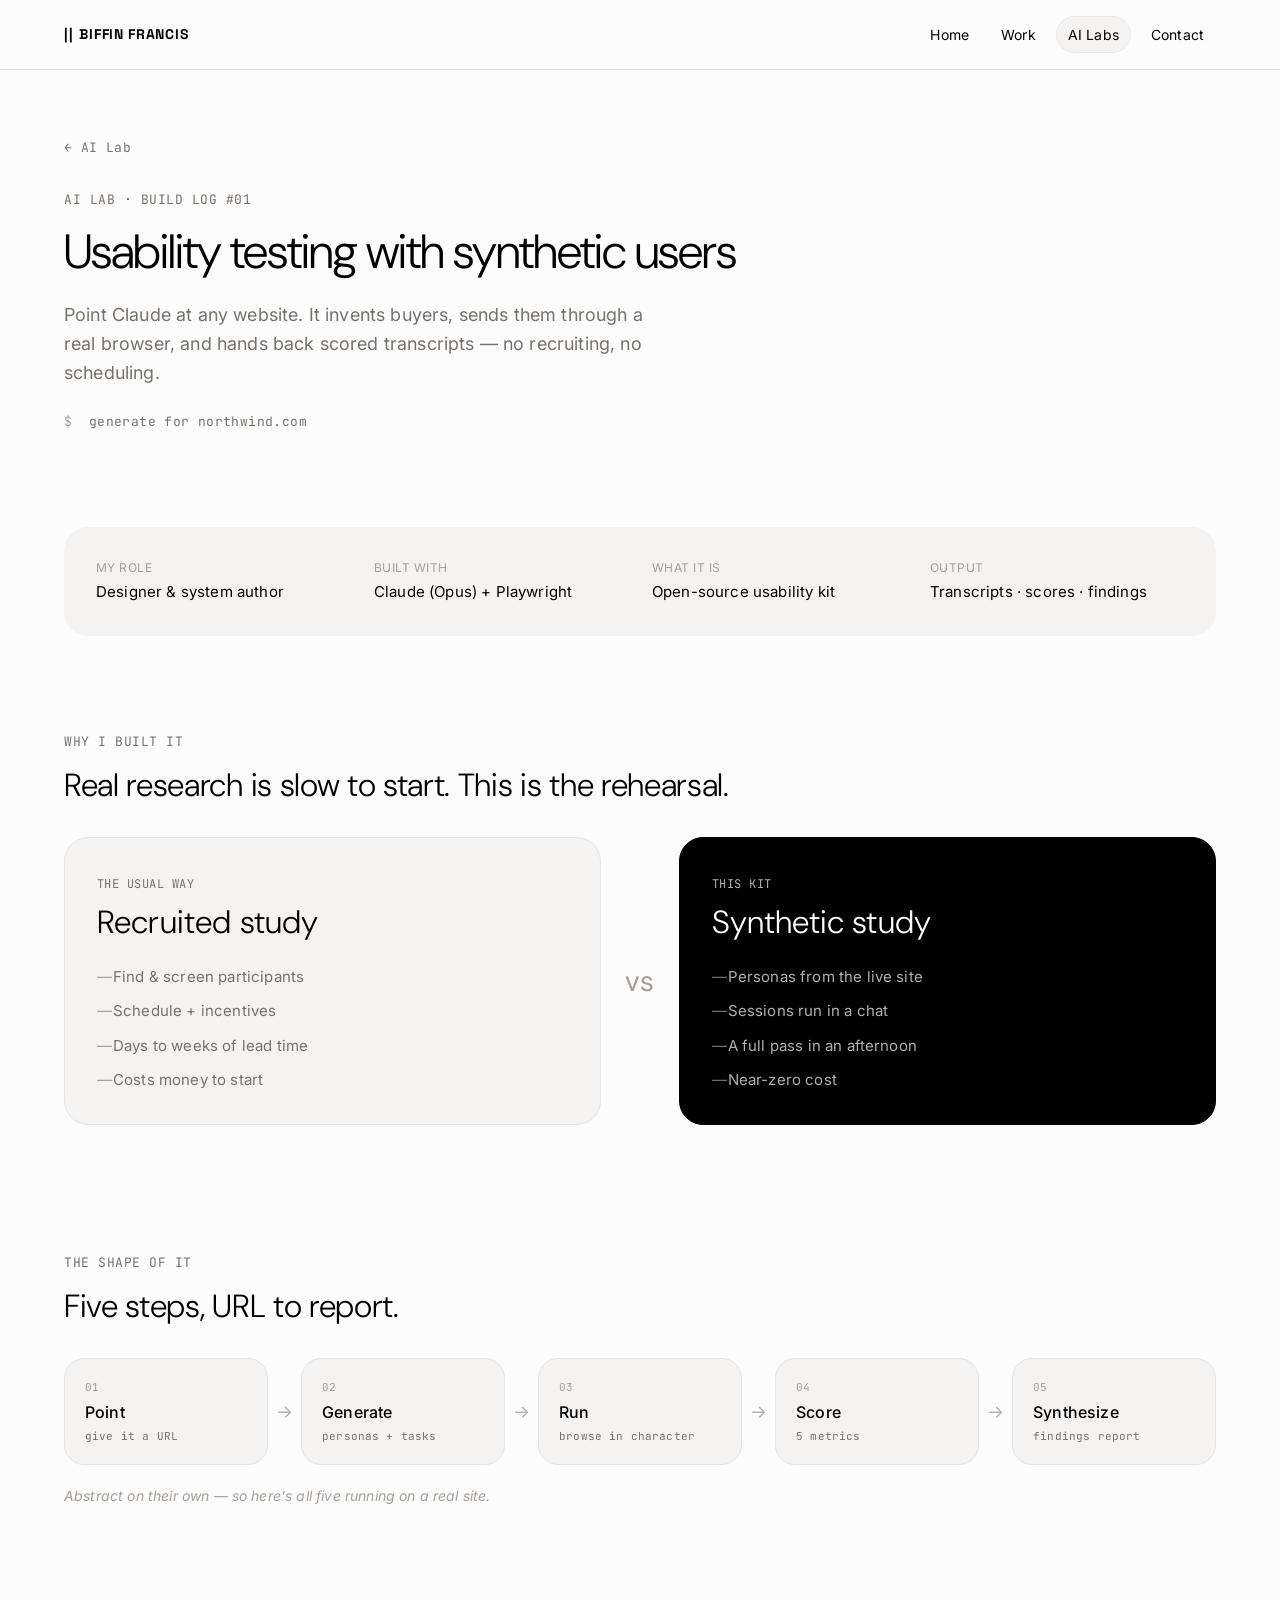
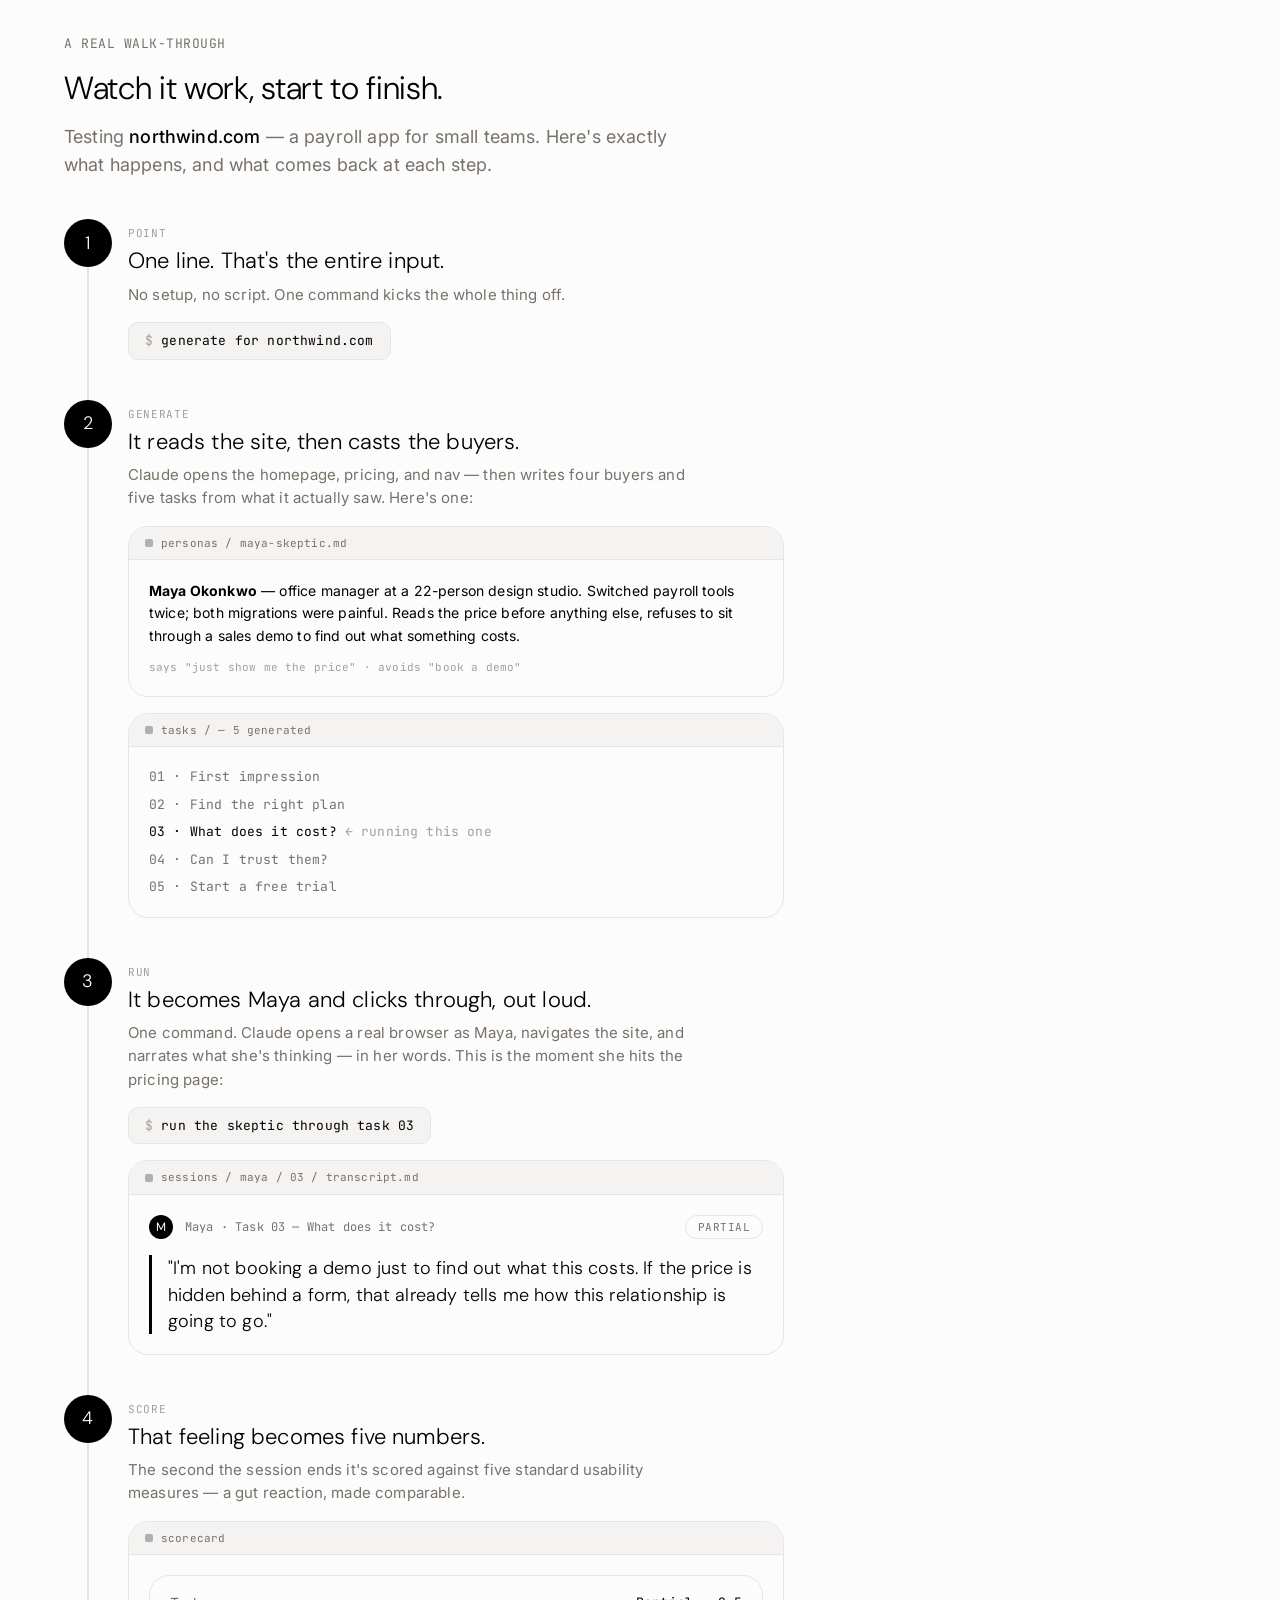
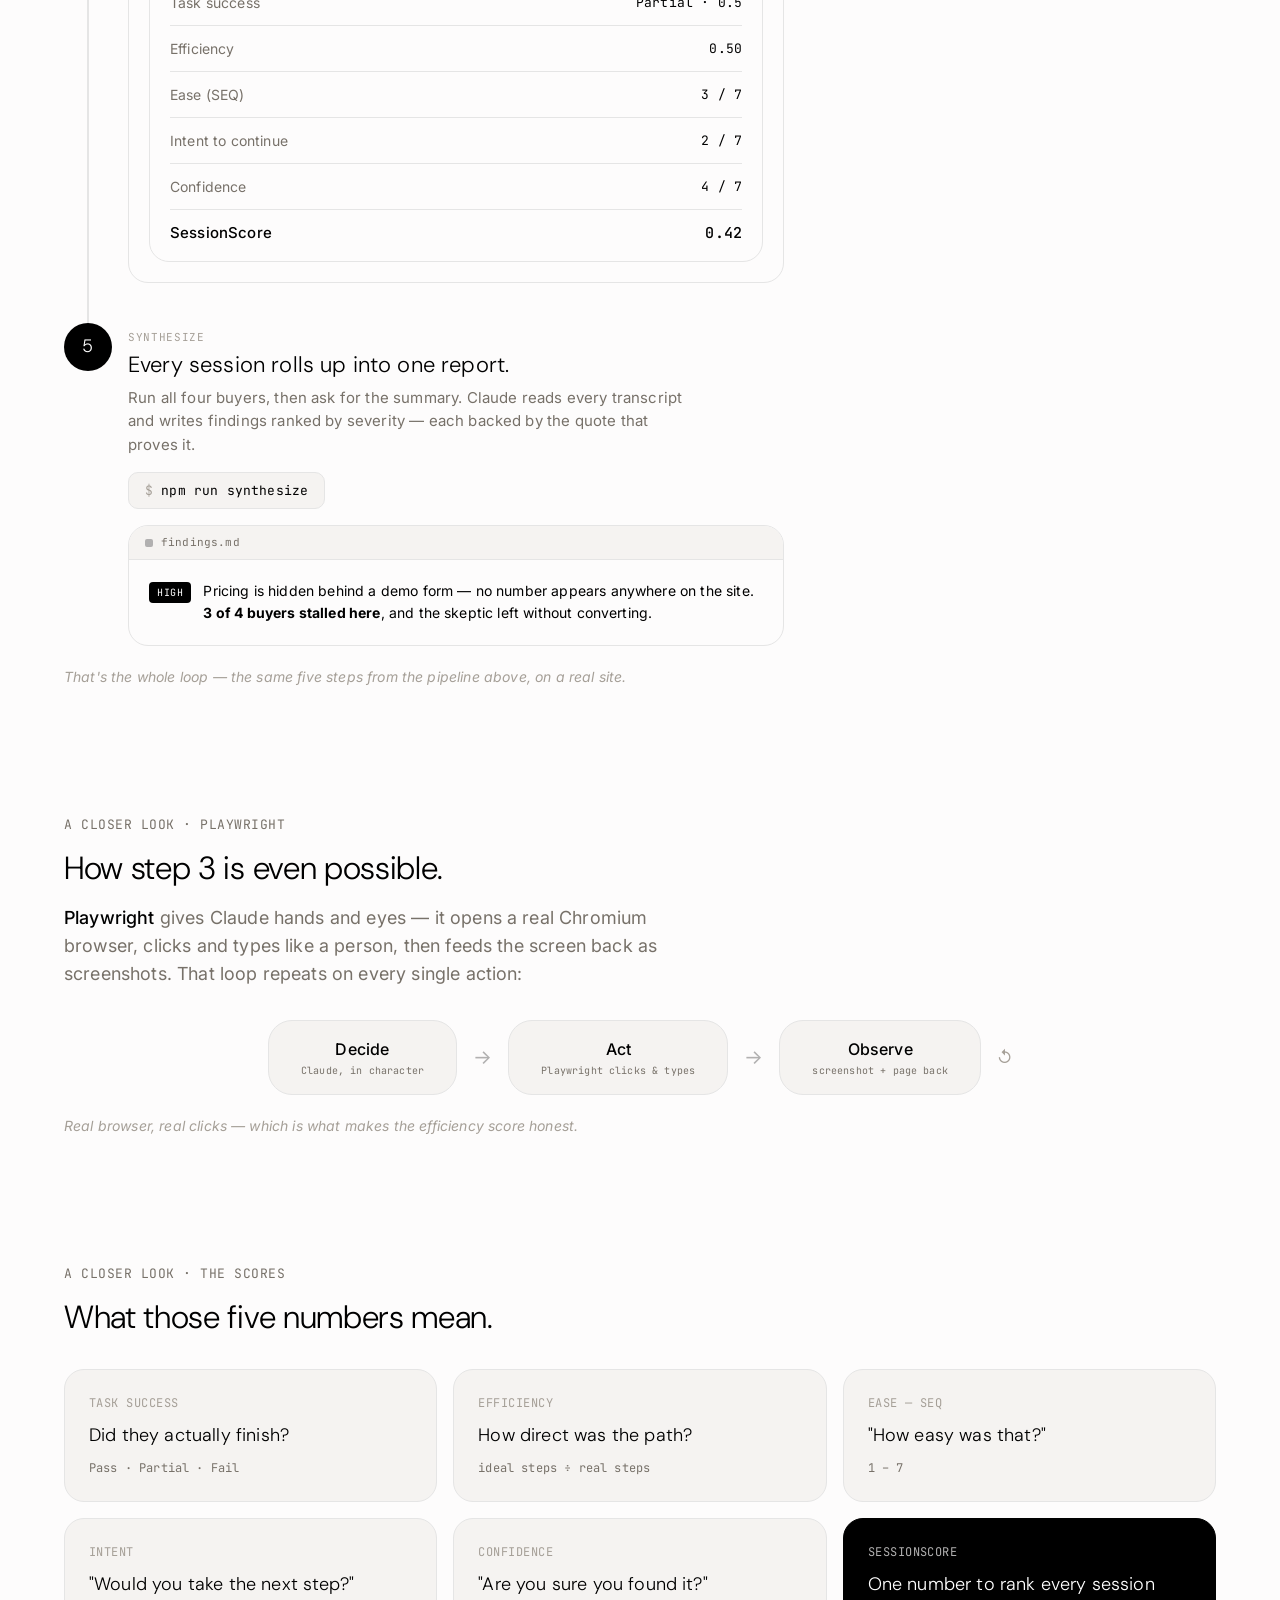
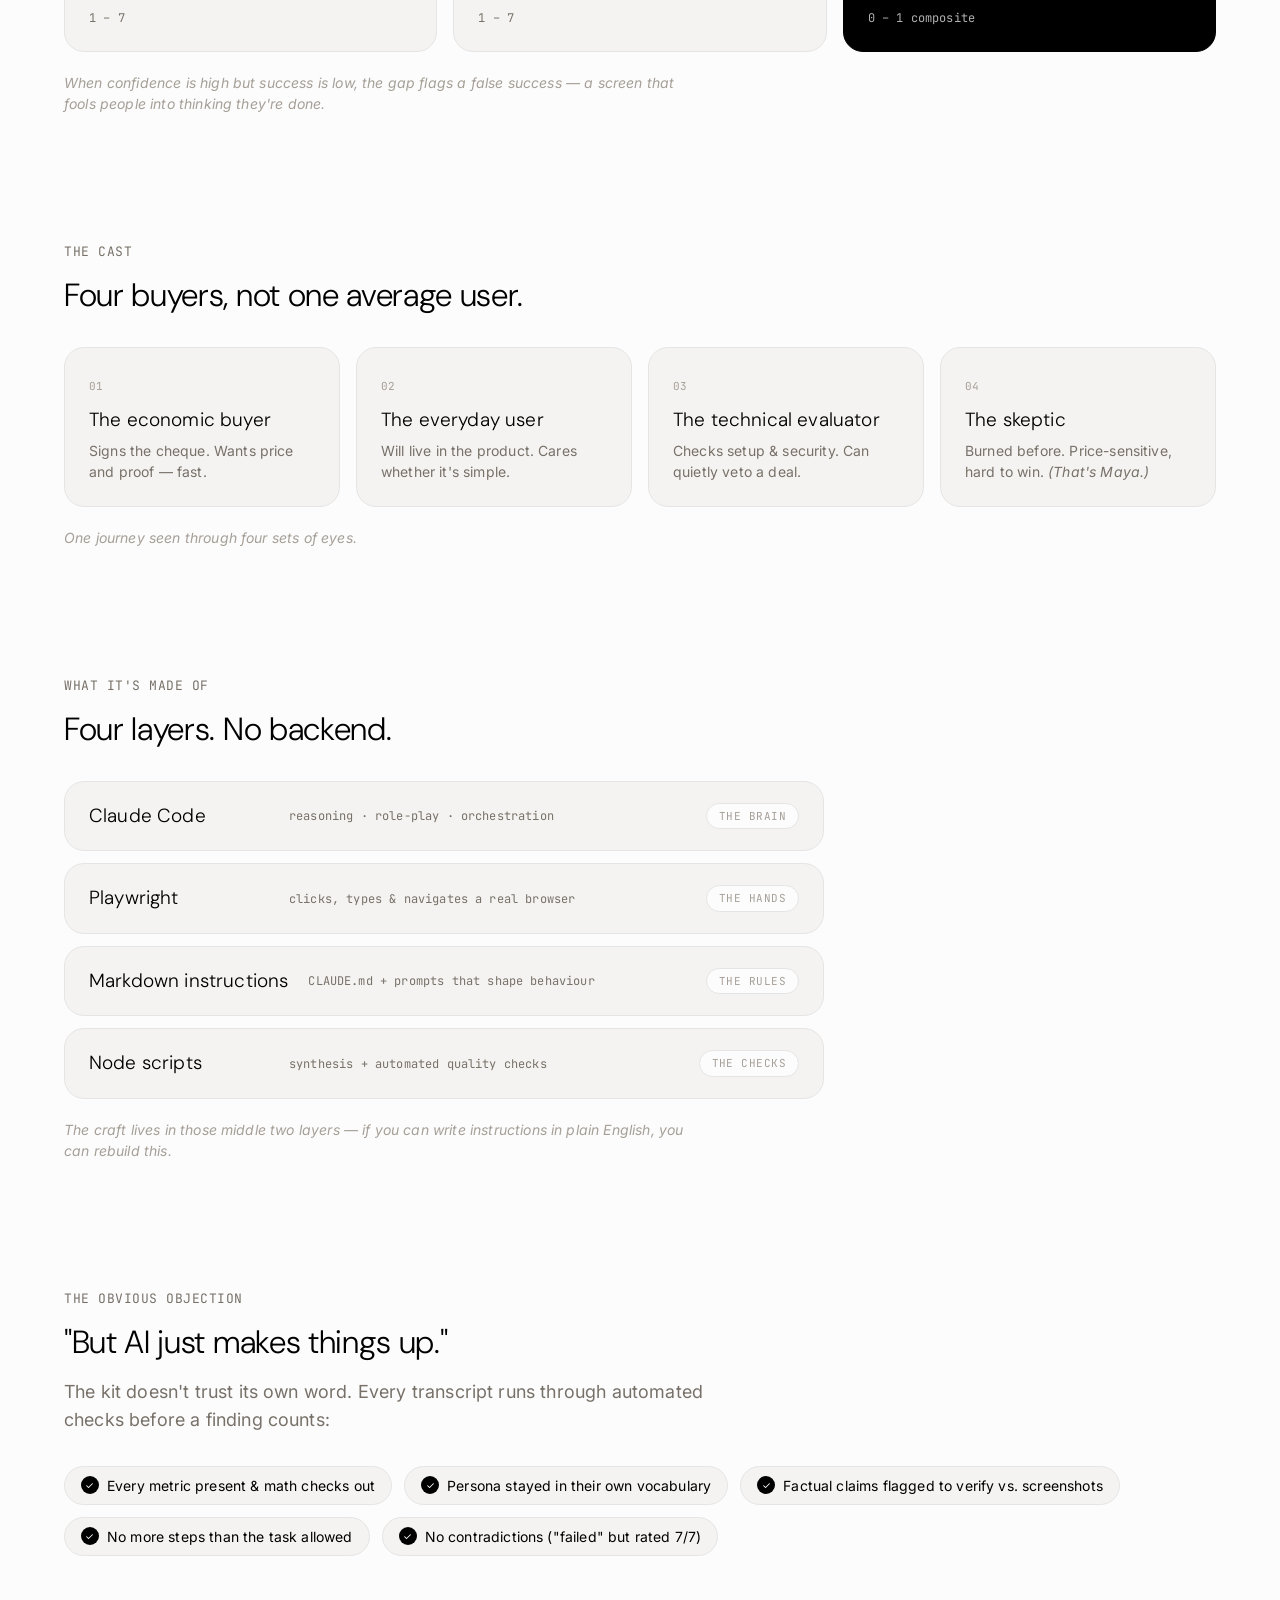
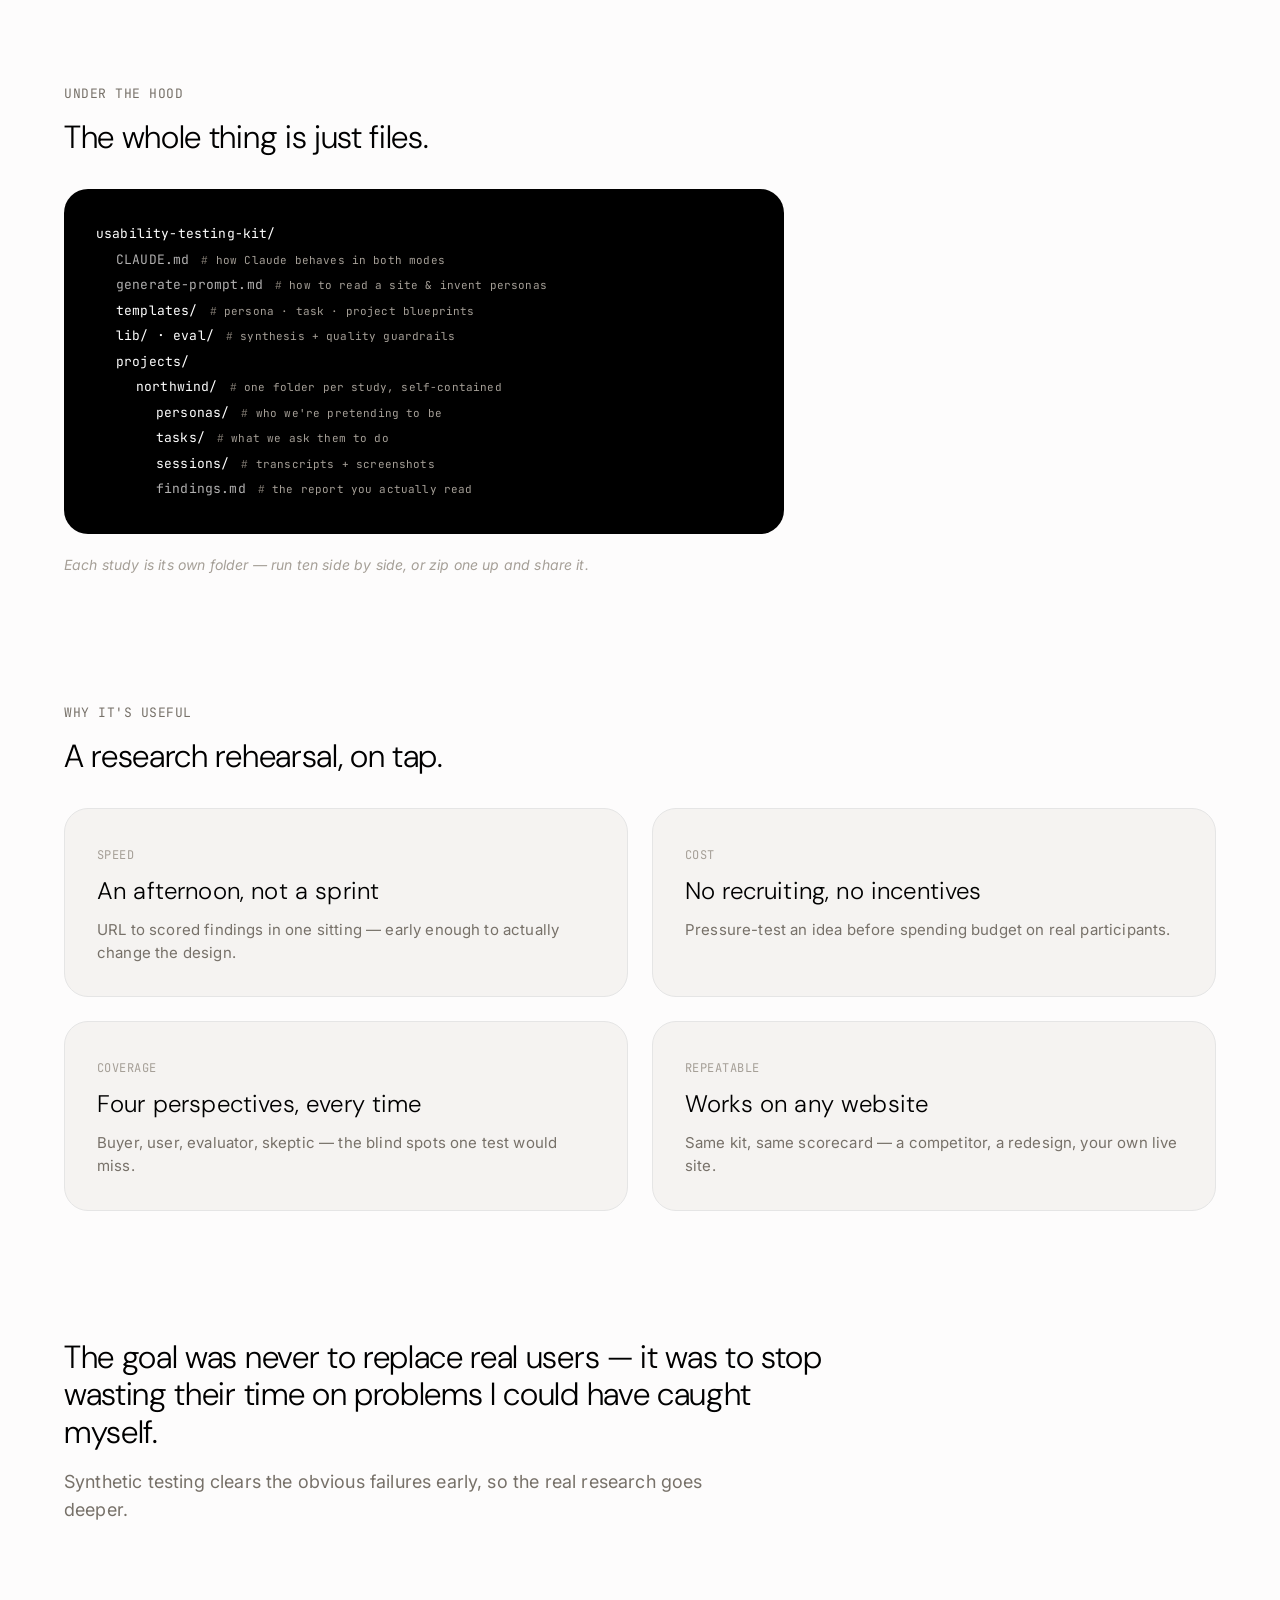
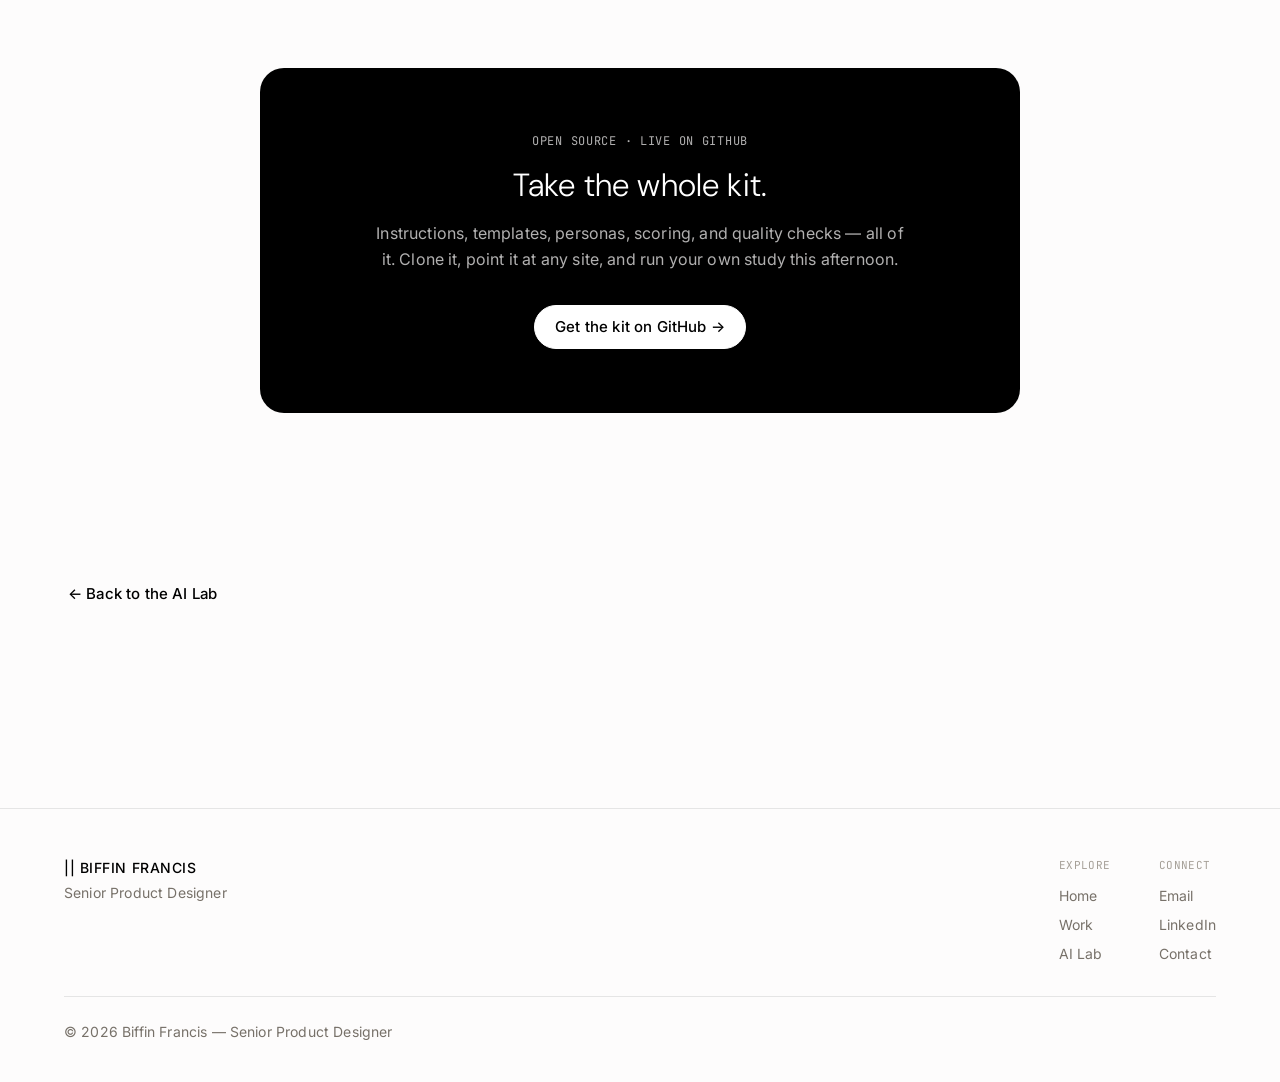
<file: ai-ux-research.html>
<!DOCTYPE html>
<html lang="en">
<head>
  <meta charset="UTF-8" />
  <meta name="viewport" content="width=device-width, initial-scale=1.0" />
  <link rel="icon" href="/favicon.ico" sizes="any" />
  <link rel="icon" href="/favicon.svg" type="image/svg+xml" />
  <link rel="apple-touch-icon" href="/apple-touch-icon.png" />
  <link rel="manifest" href="/site.webmanifest" />
  <meta name="theme-color" content="#fdfcfc" />
  <title>Usability testing with synthetic users — Biffin Francis</title>
  <meta name="description" content="A reusable kit that turns Claude into a usability-testing lab — it invents buyer personas, sends them through a real browser, and returns scored transcripts." />
  <link rel="preconnect" href="https://fonts.googleapis.com" />
  <link rel="preconnect" href="https://fonts.gstatic.com" crossorigin />
  <link href="https://fonts.googleapis.com/css2?family=DM+Sans:wght@300&family=Inter:wght@400;500&family=Space+Grotesk:wght@700&family=JetBrains+Mono&display=swap" rel="stylesheet" />
  <link rel="stylesheet" href="styles.css" />
  <link rel="canonical" href="https://biffin.github.io/ai-ux-research.html" />
  <meta property="og:type" content="article" />
  <meta property="og:site_name" content="Biffin Francis" />
  <meta property="og:title" content="Usability testing with synthetic users — Biffin Francis" />
  <meta property="og:description" content="A reusable kit that turns Claude into a usability-testing lab — it invents buyer personas, sends them through a real browser, and returns scored transcripts." />
  <meta property="og:url" content="https://biffin.github.io/ai-ux-research.html" />
  <meta property="og:image" content="https://biffin.github.io/images/og-cover.png" />
  <meta property="og:image:width" content="1200" />
  <meta property="og:image:height" content="630" />
  <meta name="twitter:card" content="summary_large_image" />
  <meta name="twitter:title" content="Usability testing with synthetic users — Biffin Francis" />
  <meta name="twitter:description" content="A reusable kit that turns Claude into a usability-testing lab — it invents buyer personas, sends them through a real browser, and returns scored transcripts." />
  <meta name="twitter:image" content="https://biffin.github.io/images/og-cover.png" />
  <script type="application/ld+json">{"@context":"https://schema.org","@type":"CreativeWork","name":"Usability testing with synthetic users — Biffin Francis","headline":"Usability testing with synthetic users","url":"https://biffin.github.io/ai-ux-research.html","image":"https://biffin.github.io/images/og-cover.png","description":"A reusable kit that turns Claude into a usability-testing lab — it invents buyer personas, sends them through a real browser, and returns scored transcripts.","author":{"@type":"Person","name":"Biffin Francis","url":"https://biffin.github.io/"}}</script>
</head>
<body>
  <div id="site-nav"></div>

  <main>
    <!-- Hero -->
    <section class="section--tight">
      <div class="container">
        <a class="case-back" href="ai.html">← AI Lab</a>
        <p class="eyebrow mt-32">AI Lab · Build log #01</p>
        <h1 class="display mt-16">Usability testing with synthetic users</h1>
        <p class="hero__intro mt-24" style="max-width: 580px;">
          Point Claude at any website. It invents buyers, sends them through
          a real browser, and hands back scored transcripts — no recruiting,
          no scheduling.
        </p>
        <p class="lab-prompt mt-24"><span class="lab-prompt__sign">$</span> generate for northwind.com</p>
      </div>
    </section>

    <!-- Overview -->
    <section class="section--compact">
      <div class="container">
        <div class="card card--large">
          <div class="case-overview">
            <div class="case-overview__item">
              <span class="case-overview__label">My role</span>
              <span class="case-overview__value">Designer &amp; system author</span>
            </div>
            <div class="case-overview__item">
              <span class="case-overview__label">Built with</span>
              <span class="case-overview__value">Claude (Opus) + Playwright</span>
            </div>
            <div class="case-overview__item">
              <span class="case-overview__label">What it is</span>
              <span class="case-overview__value">Open-source usability kit</span>
            </div>
            <div class="case-overview__item">
              <span class="case-overview__label">Output</span>
              <span class="case-overview__value">Transcripts · scores · findings</span>
            </div>
          </div>
        </div>
      </div>
    </section>

    <!-- Why -->
    <section class="section--tight">
      <div class="container">
        <p class="eyebrow">Why I built it</p>
        <h2 class="viz-h mt-16">Real research is slow to start. This is the rehearsal.</h2>
        <div class="model mt-32">
          <div class="model__card">
            <span class="model__role">The usual way</span>
            <span class="model__name">Recruited study</span>
            <ul class="model__list">
              <li>Find &amp; screen participants</li>
              <li>Schedule + incentives</li>
              <li>Days to weeks of lead time</li>
              <li>Costs money to start</li>
            </ul>
          </div>
          <div class="model__link" aria-hidden="true">vs</div>
          <div class="model__card model__card--ink">
            <span class="model__role">This kit</span>
            <span class="model__name">Synthetic study</span>
            <ul class="model__list">
              <li>Personas from the live site</li>
              <li>Sessions run in a chat</li>
              <li>A full pass in an afternoon</li>
              <li>Near-zero cost</li>
            </ul>
          </div>
        </div>
      </div>
    </section>

    <!-- Pipeline -->
    <section class="section--tight">
      <div class="container">
        <p class="eyebrow">The shape of it</p>
        <h2 class="viz-h mt-16">Five steps, URL to report.</h2>
        <div class="pipeline">
          <div class="pipe-step">
            <span class="pipe-step__n">01</span>
            <span class="pipe-step__t">Point</span>
            <span class="pipe-step__s">give it a URL</span>
          </div>
          <div class="pipe-arrow" aria-hidden="true">→</div>
          <div class="pipe-step">
            <span class="pipe-step__n">02</span>
            <span class="pipe-step__t">Generate</span>
            <span class="pipe-step__s">personas + tasks</span>
          </div>
          <div class="pipe-arrow" aria-hidden="true">→</div>
          <div class="pipe-step">
            <span class="pipe-step__n">03</span>
            <span class="pipe-step__t">Run</span>
            <span class="pipe-step__s">browse in character</span>
          </div>
          <div class="pipe-arrow" aria-hidden="true">→</div>
          <div class="pipe-step">
            <span class="pipe-step__n">04</span>
            <span class="pipe-step__t">Score</span>
            <span class="pipe-step__s">5 metrics</span>
          </div>
          <div class="pipe-arrow" aria-hidden="true">→</div>
          <div class="pipe-step">
            <span class="pipe-step__n">05</span>
            <span class="pipe-step__t">Synthesize</span>
            <span class="pipe-step__s">findings report</span>
          </div>
        </div>
        <p class="diagram-cap">Abstract on their own — so here's all five running on a real site.</p>
      </div>
    </section>

    <!-- Walk-through -->
    <section class="section--tight">
      <div class="container">
        <p class="eyebrow">A real walk-through</p>
        <h2 class="viz-h mt-16">Watch it work, start to finish.</h2>
        <p class="viz-lead mt-16">Testing <strong>northwind.com</strong> — a payroll app for small teams. Here's exactly what happens, and what comes back at each step.</p>

        <div class="walk">
          <!-- 1 -->
          <div class="walk-step">
            <span class="walk-step__n">1</span>
            <span class="walk-step__k">Point</span>
            <span class="walk-step__t">One line. That's the entire input.</span>
            <p class="walk-step__d">No setup, no script. One command kicks the whole thing off.</p>
            <span class="walk-cmd">generate for northwind.com</span>
          </div>

          <!-- 2 -->
          <div class="walk-step">
            <span class="walk-step__n">2</span>
            <span class="walk-step__k">Generate</span>
            <span class="walk-step__t">It reads the site, then casts the buyers.</span>
            <p class="walk-step__d">Claude opens the homepage, pricing, and nav — then writes four buyers and five tasks from what it actually saw. Here's one:</p>
            <div class="artifact">
              <div class="artifact__bar">personas / maya-skeptic.md</div>
              <div class="artifact__body">
                <p class="art-text"><strong>Maya Okonkwo</strong> — office manager at a 22-person design studio. Switched payroll tools twice; both migrations were painful. Reads the price before anything else, refuses to sit through a sales demo to find out what something costs.</p>
                <p class="art-meta">says "just show me the price" · avoids "book a demo"</p>
              </div>
            </div>
            <div class="artifact">
              <div class="artifact__bar">tasks / — 5 generated</div>
              <div class="artifact__body">
                <ul class="art-list">
                  <li>01 · First impression</li>
                  <li>02 · Find the right plan</li>
                  <li class="art-list__on">03 · What does it cost? <span>← running this one</span></li>
                  <li>04 · Can I trust them?</li>
                  <li>05 · Start a free trial</li>
                </ul>
              </div>
            </div>
          </div>

          <!-- 3 -->
          <div class="walk-step">
            <span class="walk-step__n">3</span>
            <span class="walk-step__k">Run</span>
            <span class="walk-step__t">It becomes Maya and clicks through, out loud.</span>
            <p class="walk-step__d">One command. Claude opens a real browser as Maya, navigates the site, and narrates what she's thinking — in her words. This is the moment she hits the pricing page:</p>
            <span class="walk-cmd">run the skeptic through task 03</span>
            <div class="artifact">
              <div class="artifact__bar">sessions / maya / 03 / transcript.md</div>
              <div class="artifact__body">
                <div class="art-head">
                  <span class="art-head__who"><span class="art-head__avatar">M</span>Maya · Task 03 — What does it cost?</span>
                  <span class="art-head__result">PARTIAL</span>
                </div>
                <blockquote class="art-quote">
                  "I'm not booking a demo just to find out what this costs. If the price is hidden behind a form, that already tells me how this relationship is going to go."
                </blockquote>
              </div>
            </div>
          </div>

          <!-- 4 -->
          <div class="walk-step">
            <span class="walk-step__n">4</span>
            <span class="walk-step__k">Score</span>
            <span class="walk-step__t">That feeling becomes five numbers.</span>
            <p class="walk-step__d">The second the session ends it's scored against five standard usability measures — a gut reaction, made comparable.</p>
            <div class="artifact">
              <div class="artifact__bar">scorecard</div>
              <div class="artifact__body">
                <div class="scorecard">
                  <div class="metricrow"><span class="metricrow__k">Task success</span><span class="metricrow__v">Partial · 0.5</span></div>
                  <div class="metricrow"><span class="metricrow__k">Efficiency</span><span class="metricrow__v">0.50</span></div>
                  <div class="metricrow"><span class="metricrow__k">Ease (SEQ)</span><span class="metricrow__v">3 / 7</span></div>
                  <div class="metricrow"><span class="metricrow__k">Intent to continue</span><span class="metricrow__v">2 / 7</span></div>
                  <div class="metricrow"><span class="metricrow__k">Confidence</span><span class="metricrow__v">4 / 7</span></div>
                  <div class="metricrow metricrow--total"><span class="metricrow__k">SessionScore</span><span class="metricrow__v">0.42</span></div>
                </div>
              </div>
            </div>
          </div>

          <!-- 5 -->
          <div class="walk-step">
            <span class="walk-step__n">5</span>
            <span class="walk-step__k">Synthesize</span>
            <span class="walk-step__t">Every session rolls up into one report.</span>
            <p class="walk-step__d">Run all four buyers, then ask for the summary. Claude reads every transcript and writes findings ranked by severity — each backed by the quote that proves it.</p>
            <span class="walk-cmd">npm run synthesize</span>
            <div class="artifact">
              <div class="artifact__bar">findings.md</div>
              <div class="artifact__body">
                <div class="art-issue">
                  <span class="art-sev">HIGH</span>
                  <p class="art-text">Pricing is hidden behind a demo form — no number appears anywhere on the site. <strong>3 of 4 buyers stalled here</strong>, and the skeptic left without converting.</p>
                </div>
              </div>
            </div>
          </div>
        </div>

        <p class="diagram-cap">That's the whole loop — the same five steps from the pipeline above, on a real site.</p>
      </div>
    </section>

    <!-- Playwright -->
    <section class="section--tight">
      <div class="container">
        <p class="eyebrow">A closer look · Playwright</p>
        <h2 class="viz-h mt-16">How step 3 is even possible.</h2>
        <p class="viz-lead mt-16"><strong>Playwright</strong> gives Claude hands and eyes — it opens a real Chromium browser, clicks and types like a person, then feeds the screen back as screenshots. That loop repeats on every single action:</p>
        <div class="loop">
          <div class="loop__step"><b>Decide</b><span>Claude, in character</span></div>
          <div class="loop__arrow" aria-hidden="true">→</div>
          <div class="loop__step"><b>Act</b><span>Playwright clicks &amp; types</span></div>
          <div class="loop__arrow" aria-hidden="true">→</div>
          <div class="loop__step"><b>Observe</b><span>screenshot + page back</span></div>
          <div class="loop__arrow loop__arrow--back" aria-hidden="true">↺</div>
        </div>
        <p class="diagram-cap">Real browser, real clicks — which is what makes the efficiency score honest.</p>
      </div>
    </section>

    <!-- Scores -->
    <section class="section--tight">
      <div class="container">
        <p class="eyebrow">A closer look · the scores</p>
        <h2 class="viz-h mt-16">What those five numbers mean.</h2>
        <div class="scoredefs">
          <div class="scoredef">
            <span class="scoredef__k">Task success</span>
            <span class="scoredef__q">Did they actually finish?</span>
            <span class="scoredef__s">Pass · Partial · Fail</span>
          </div>
          <div class="scoredef">
            <span class="scoredef__k">Efficiency</span>
            <span class="scoredef__q">How direct was the path?</span>
            <span class="scoredef__s">ideal steps ÷ real steps</span>
          </div>
          <div class="scoredef">
            <span class="scoredef__k">Ease — SEQ</span>
            <span class="scoredef__q">"How easy was that?"</span>
            <span class="scoredef__s">1 – 7</span>
          </div>
          <div class="scoredef">
            <span class="scoredef__k">Intent</span>
            <span class="scoredef__q">"Would you take the next step?"</span>
            <span class="scoredef__s">1 – 7</span>
          </div>
          <div class="scoredef">
            <span class="scoredef__k">Confidence</span>
            <span class="scoredef__q">"Are you sure you found it?"</span>
            <span class="scoredef__s">1 – 7</span>
          </div>
          <div class="scoredef scoredef--accent">
            <span class="scoredef__k">SessionScore</span>
            <span class="scoredef__q">One number to rank every session</span>
            <span class="scoredef__s">0 – 1 composite</span>
          </div>
        </div>
        <p class="diagram-cap">When confidence is high but success is low, the gap flags a <em>false success</em> — a screen that fools people into thinking they're done.</p>
      </div>
    </section>

    <!-- Cast -->
    <section class="section--tight">
      <div class="container">
        <p class="eyebrow">The cast</p>
        <h2 class="viz-h mt-16">Four buyers, not one average user.</h2>
        <div class="archetypes">
          <div class="arch">
            <span class="arch__tag">01</span>
            <span class="arch__t">The economic buyer</span>
            <p class="arch__d">Signs the cheque. Wants price and proof — fast.</p>
          </div>
          <div class="arch">
            <span class="arch__tag">02</span>
            <span class="arch__t">The everyday user</span>
            <p class="arch__d">Will live in the product. Cares whether it's simple.</p>
          </div>
          <div class="arch">
            <span class="arch__tag">03</span>
            <span class="arch__t">The technical evaluator</span>
            <p class="arch__d">Checks setup &amp; security. Can quietly veto a deal.</p>
          </div>
          <div class="arch">
            <span class="arch__tag">04</span>
            <span class="arch__t">The skeptic</span>
            <p class="arch__d">Burned before. Price-sensitive, hard to win. <em>(That's Maya.)</em></p>
          </div>
        </div>
        <p class="diagram-cap">One journey seen through four sets of eyes.</p>
      </div>
    </section>

    <!-- Stack -->
    <section class="section--tight">
      <div class="container">
        <p class="eyebrow">What it's made of</p>
        <h2 class="viz-h mt-16">Four layers. No backend.</h2>
        <div class="techstack">
          <div class="layer">
            <span class="layer__name">Claude Code</span>
            <span class="layer__role">reasoning · role-play · orchestration</span>
            <span class="layer__tag">the brain</span>
          </div>
          <div class="layer">
            <span class="layer__name">Playwright</span>
            <span class="layer__role">clicks, types &amp; navigates a real browser</span>
            <span class="layer__tag">the hands</span>
          </div>
          <div class="layer">
            <span class="layer__name">Markdown instructions</span>
            <span class="layer__role">CLAUDE.md + prompts that shape behaviour</span>
            <span class="layer__tag">the rules</span>
          </div>
          <div class="layer">
            <span class="layer__name">Node scripts</span>
            <span class="layer__role">synthesis + automated quality checks</span>
            <span class="layer__tag">the checks</span>
          </div>
        </div>
        <p class="diagram-cap">The craft lives in those middle two layers — if you can write instructions in plain English, you can rebuild this.</p>
      </div>
    </section>

    <!-- Guardrails -->
    <section class="section--tight">
      <div class="container">
        <p class="eyebrow">The obvious objection</p>
        <h2 class="viz-h mt-16">"But AI just makes things up."</h2>
        <p class="viz-lead mt-16">The kit doesn't trust its own word. Every transcript runs through automated checks before a finding counts:</p>
        <div class="checklist">
          <span class="check"><span class="check__tick">✓</span> Every metric present &amp; math checks out</span>
          <span class="check"><span class="check__tick">✓</span> Persona stayed in their own vocabulary</span>
          <span class="check"><span class="check__tick">✓</span> Factual claims flagged to verify vs. screenshots</span>
          <span class="check"><span class="check__tick">✓</span> No more steps than the task allowed</span>
          <span class="check"><span class="check__tick">✓</span> No contradictions ("failed" but rated 7/7)</span>
        </div>
      </div>
    </section>

    <!-- File tree -->
    <section class="section--tight">
      <div class="container">
        <p class="eyebrow">Under the hood</p>
        <h2 class="viz-h mt-16">The whole thing is just files.</h2>
        <div class="filetree">
          <div class="ft-row"><span class="ft-dir">usability-testing-kit/</span></div>
          <div class="ft-row ft-l1"><span class="ft-file">CLAUDE.md</span><span class="ft-note">how Claude behaves in both modes</span></div>
          <div class="ft-row ft-l1"><span class="ft-file">generate-prompt.md</span><span class="ft-note">how to read a site &amp; invent personas</span></div>
          <div class="ft-row ft-l1"><span class="ft-dir">templates/</span><span class="ft-note">persona · task · project blueprints</span></div>
          <div class="ft-row ft-l1"><span class="ft-dir">lib/ · eval/</span><span class="ft-note">synthesis + quality guardrails</span></div>
          <div class="ft-row ft-l1"><span class="ft-dir">projects/</span></div>
          <div class="ft-row ft-l2"><span class="ft-dir">northwind/</span><span class="ft-note">one folder per study, self-contained</span></div>
          <div class="ft-row ft-l3"><span class="ft-dir">personas/</span><span class="ft-note">who we're pretending to be</span></div>
          <div class="ft-row ft-l3"><span class="ft-dir">tasks/</span><span class="ft-note">what we ask them to do</span></div>
          <div class="ft-row ft-l3"><span class="ft-dir">sessions/</span><span class="ft-note">transcripts + screenshots</span></div>
          <div class="ft-row ft-l3"><span class="ft-file">findings.md</span><span class="ft-note">the report you actually read</span></div>
        </div>
        <p class="diagram-cap">Each study is its own folder — run ten side by side, or zip one up and share it.</p>
      </div>
    </section>

    <!-- Outcomes -->
    <section class="section--tight">
      <div class="container">
        <p class="eyebrow">Why it's useful</p>
        <h2 class="viz-h mt-16">A research rehearsal, on tap.</h2>
        <div class="outcomes">
          <div class="outcome">
            <span class="outcome__k">Speed</span>
            <span class="outcome__t">An afternoon, not a sprint</span>
            <p class="outcome__d">URL to scored findings in one sitting — early enough to actually change the design.</p>
          </div>
          <div class="outcome">
            <span class="outcome__k">Cost</span>
            <span class="outcome__t">No recruiting, no incentives</span>
            <p class="outcome__d">Pressure-test an idea before spending budget on real participants.</p>
          </div>
          <div class="outcome">
            <span class="outcome__k">Coverage</span>
            <span class="outcome__t">Four perspectives, every time</span>
            <p class="outcome__d">Buyer, user, evaluator, skeptic — the blind spots one test would miss.</p>
          </div>
          <div class="outcome">
            <span class="outcome__k">Repeatable</span>
            <span class="outcome__t">Works on any website</span>
            <p class="outcome__d">Same kit, same scorecard — a competitor, a redesign, your own live site.</p>
          </div>
        </div>
      </div>
    </section>

    <!-- Closing -->
    <section class="section--tight">
      <div class="container">
        <div class="thesis">
          <p class="viz-h">The goal was never to replace real users — it was to stop wasting their time on problems I could have caught myself.</p>
          <p class="viz-lead mt-16">Synthetic testing clears the obvious failures early, so the real research goes deeper.</p>
        </div>
      </div>
    </section>

    <!-- CTA -->
    <section class="section--tight">
      <div class="container">
        <div class="kit-cta">
          <p class="kit-cta__eyebrow">Open source · live on GitHub</p>
          <h2 class="kit-cta__title">Take the whole kit.</h2>
          <p class="kit-cta__text">Instructions, templates, personas, scoring, and quality checks — all of it. Clone it, point it at any site, and run your own study this afternoon.</p>
          <a class="btn btn--primary kit-cta__btn" href="https://github.com/biffin/usability-testing-kit" target="_blank" rel="noopener">Get the kit on GitHub →</a>
        </div>
      </div>
    </section>

    <!-- Back -->
    <section class="section">
      <div class="container">
        <div class="back-link">
          <a class="btn btn--ghost" href="ai.html">← Back to the AI Lab</a>
        </div>
      </div>
    </section>
  </main>

  <div id="site-footer">
    <!-- Static fallback: crawlable links for non-JS clients; main.js replaces this for visitors -->
    <nav class="footer-fallback" aria-label="Site links"><a href="index.html">Home</a><a href="work.html">Work</a><a href="ai.html">AI Lab</a><a href="project-credi8.html">Credi8</a><a href="project-sunlife.html">Sunlife</a><a href="project-helpshift.html">Helpshift</a><a href="project-bridgeathletic.html">BridgeAthletic</a><a href="project-monash.html">Monash</a><a href="project-infillcube.html">Infillcube</a><a href="ai-portfolio.html">Building this portfolio with Claude</a><a href="ai-ux-research.html">Usability testing with synthetic users</a></nav>
  </div>
  <script src="main.js"></script>
</body>
</html>
</file>
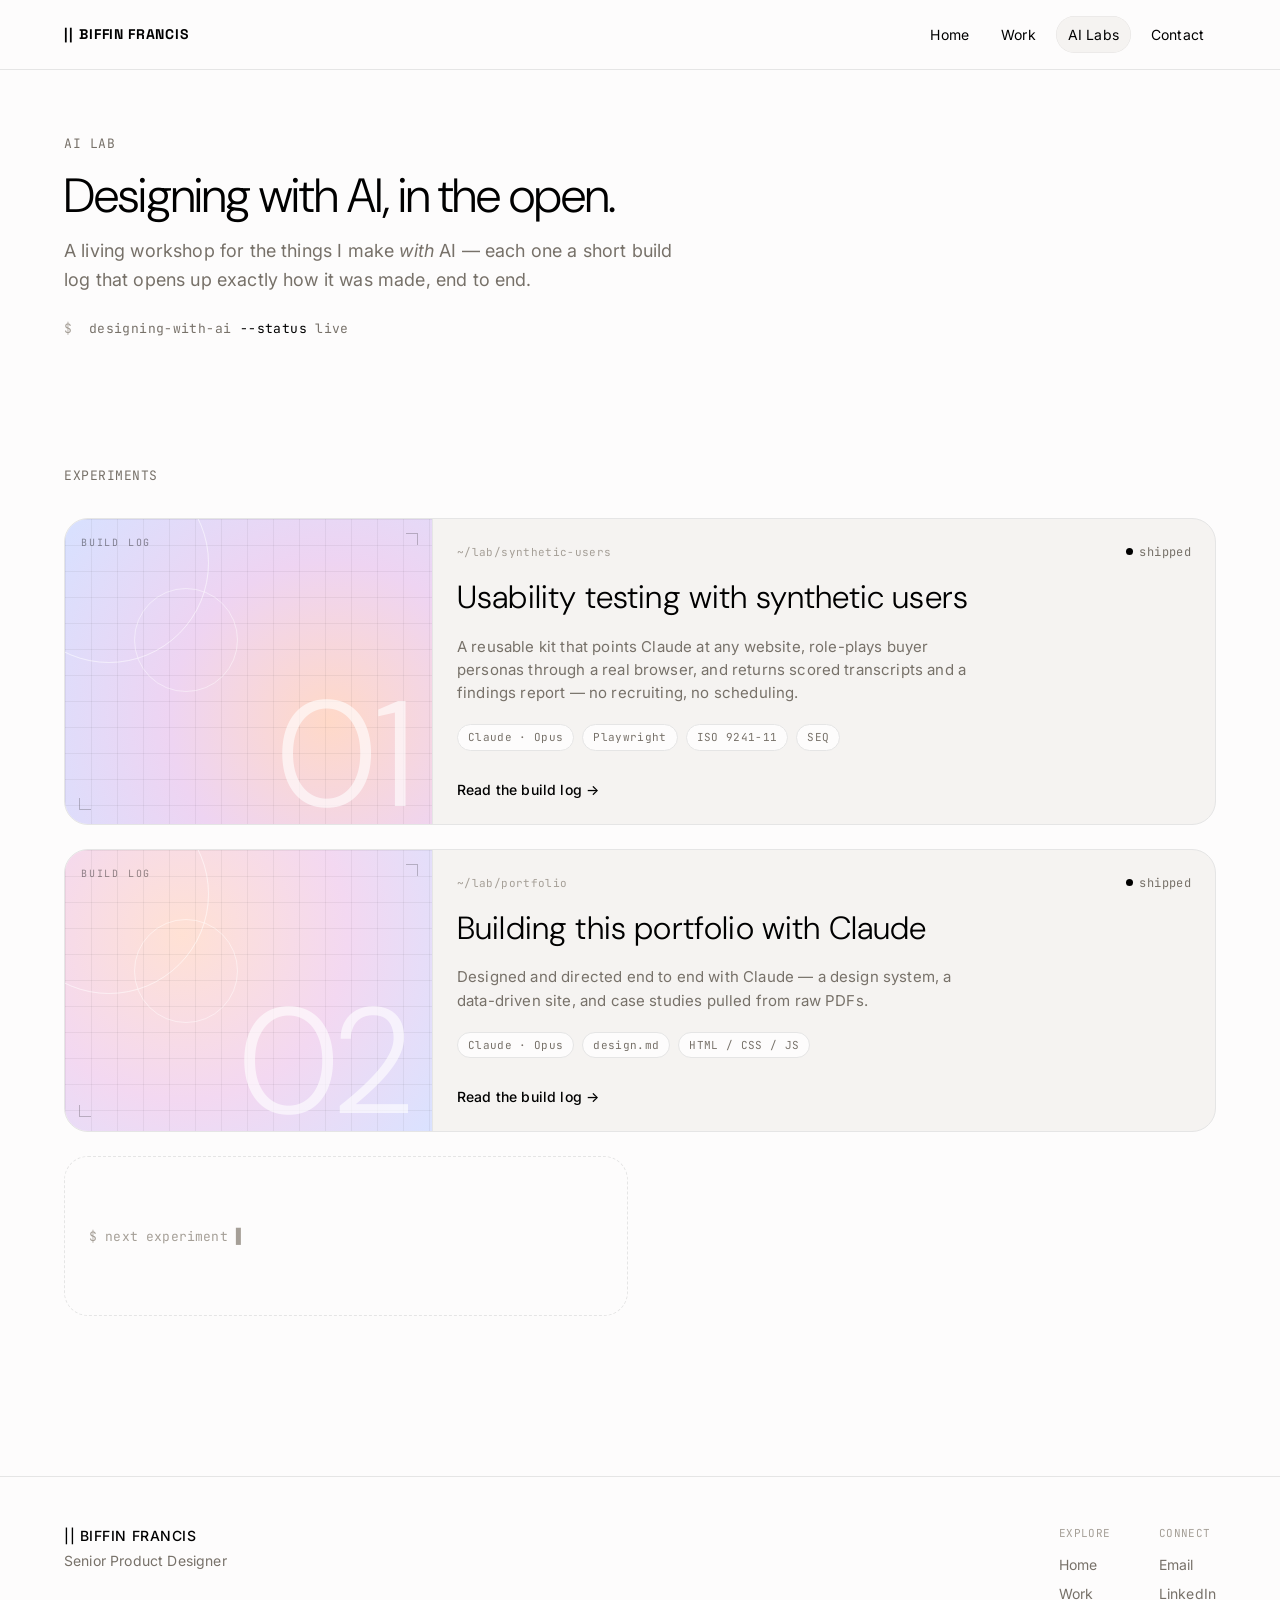
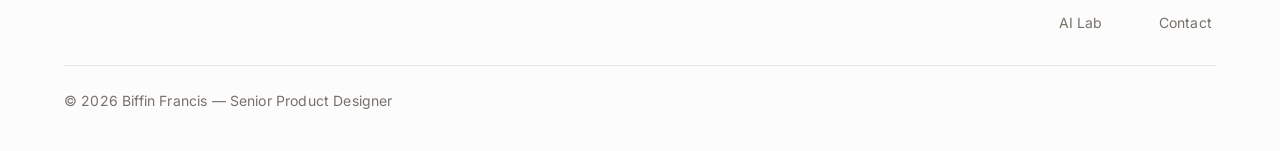
<file: ai.html>
<!DOCTYPE html>
<html lang="en">
<head>
  <meta charset="UTF-8" />
  <meta name="viewport" content="width=device-width, initial-scale=1.0" />
  <link rel="icon" href="/favicon.ico" sizes="any" />
  <link rel="icon" href="/favicon.svg" type="image/svg+xml" />
  <link rel="apple-touch-icon" href="/apple-touch-icon.png" />
  <link rel="manifest" href="/site.webmanifest" />
  <meta name="theme-color" content="#fdfcfc" />
  <title>AI Lab — Biffin Francis</title>
  <meta name="description" content="A living space documenting how Biffin Francis designs and builds with AI — starting with this portfolio." />
  <link rel="preconnect" href="https://fonts.googleapis.com" />
  <link rel="preconnect" href="https://fonts.gstatic.com" crossorigin />
  <link href="https://fonts.googleapis.com/css2?family=DM+Sans:wght@300&family=Inter:wght@400;500&family=Space+Grotesk:wght@700&family=JetBrains+Mono&display=swap" rel="stylesheet" />
  <link rel="stylesheet" href="styles.css" />
  <link rel="canonical" href="https://biffin.github.io/ai.html" />
  <meta property="og:type" content="website" />
  <meta property="og:site_name" content="Biffin Francis" />
  <meta property="og:title" content="AI Lab — Biffin Francis" />
  <meta property="og:description" content="A living space documenting how Biffin Francis designs and builds with AI — starting with this portfolio." />
  <meta property="og:url" content="https://biffin.github.io/ai.html" />
  <meta property="og:image" content="https://biffin.github.io/images/og-cover.png" />
  <meta property="og:image:width" content="1200" />
  <meta property="og:image:height" content="630" />
  <meta name="twitter:card" content="summary_large_image" />
  <meta name="twitter:title" content="AI Lab — Biffin Francis" />
  <meta name="twitter:description" content="A living space documenting how Biffin Francis designs and builds with AI — starting with this portfolio." />
  <meta name="twitter:image" content="https://biffin.github.io/images/og-cover.png" />
  <script type="application/ld+json">{"@context":"https://schema.org","@type":"CollectionPage","name":"AI Lab — Biffin Francis","url":"https://biffin.github.io/ai.html","description":"A living space documenting how Biffin Francis designs and builds with AI — starting with this portfolio.","isPartOf":{"@type":"WebSite","name":"Biffin Francis","url":"https://biffin.github.io/"}}</script>
</head>
<body>
  <div id="site-nav"></div>

  <main>
    <!-- Hero -->
    <section class="section--tight">
      <div class="container">
        <p class="eyebrow">AI Lab</p>
        <h1 class="display mt-16">Designing with AI, in the open.</h1>
        <p class="hero__intro mt-16 lab-intro">
          A living workshop for the things I make <em>with</em> AI — each one a short
          build log that opens up exactly how it was made, end to end.
        </p>
        <p class="lab-prompt mt-24"><span class="lab-prompt__sign">$</span> designing-with-ai <span class="lab-prompt__flag">--status</span> live</p>
      </div>
    </section>

    <!-- The Lab -->
    <section class="section--tight">
      <div class="container">
        <p class="eyebrow">Experiments</p>
        <!-- Cards rendered from ai-lab.js — add experiments there, not here -->
        <div id="lab-grid" class="lab-grid"></div>
      </div>
    </section>
  </main>

  <div id="site-footer">
    <!-- Static fallback: crawlable links for non-JS clients; main.js replaces this for visitors -->
    <nav class="footer-fallback" aria-label="Site links"><a href="index.html">Home</a><a href="work.html">Work</a><a href="ai.html">AI Lab</a><a href="project-credi8.html">Credi8</a><a href="project-sunlife.html">Sunlife</a><a href="project-helpshift.html">Helpshift</a><a href="project-bridgeathletic.html">BridgeAthletic</a><a href="project-monash.html">Monash</a><a href="project-infillcube.html">Infillcube</a><a href="ai-portfolio.html">Building this portfolio with Claude</a><a href="ai-ux-research.html">Usability testing with synthetic users</a></nav>
  </div>
  <script src="ai-lab.js"></script>
  <script src="main.js"></script>
</body>
</html>
</file>
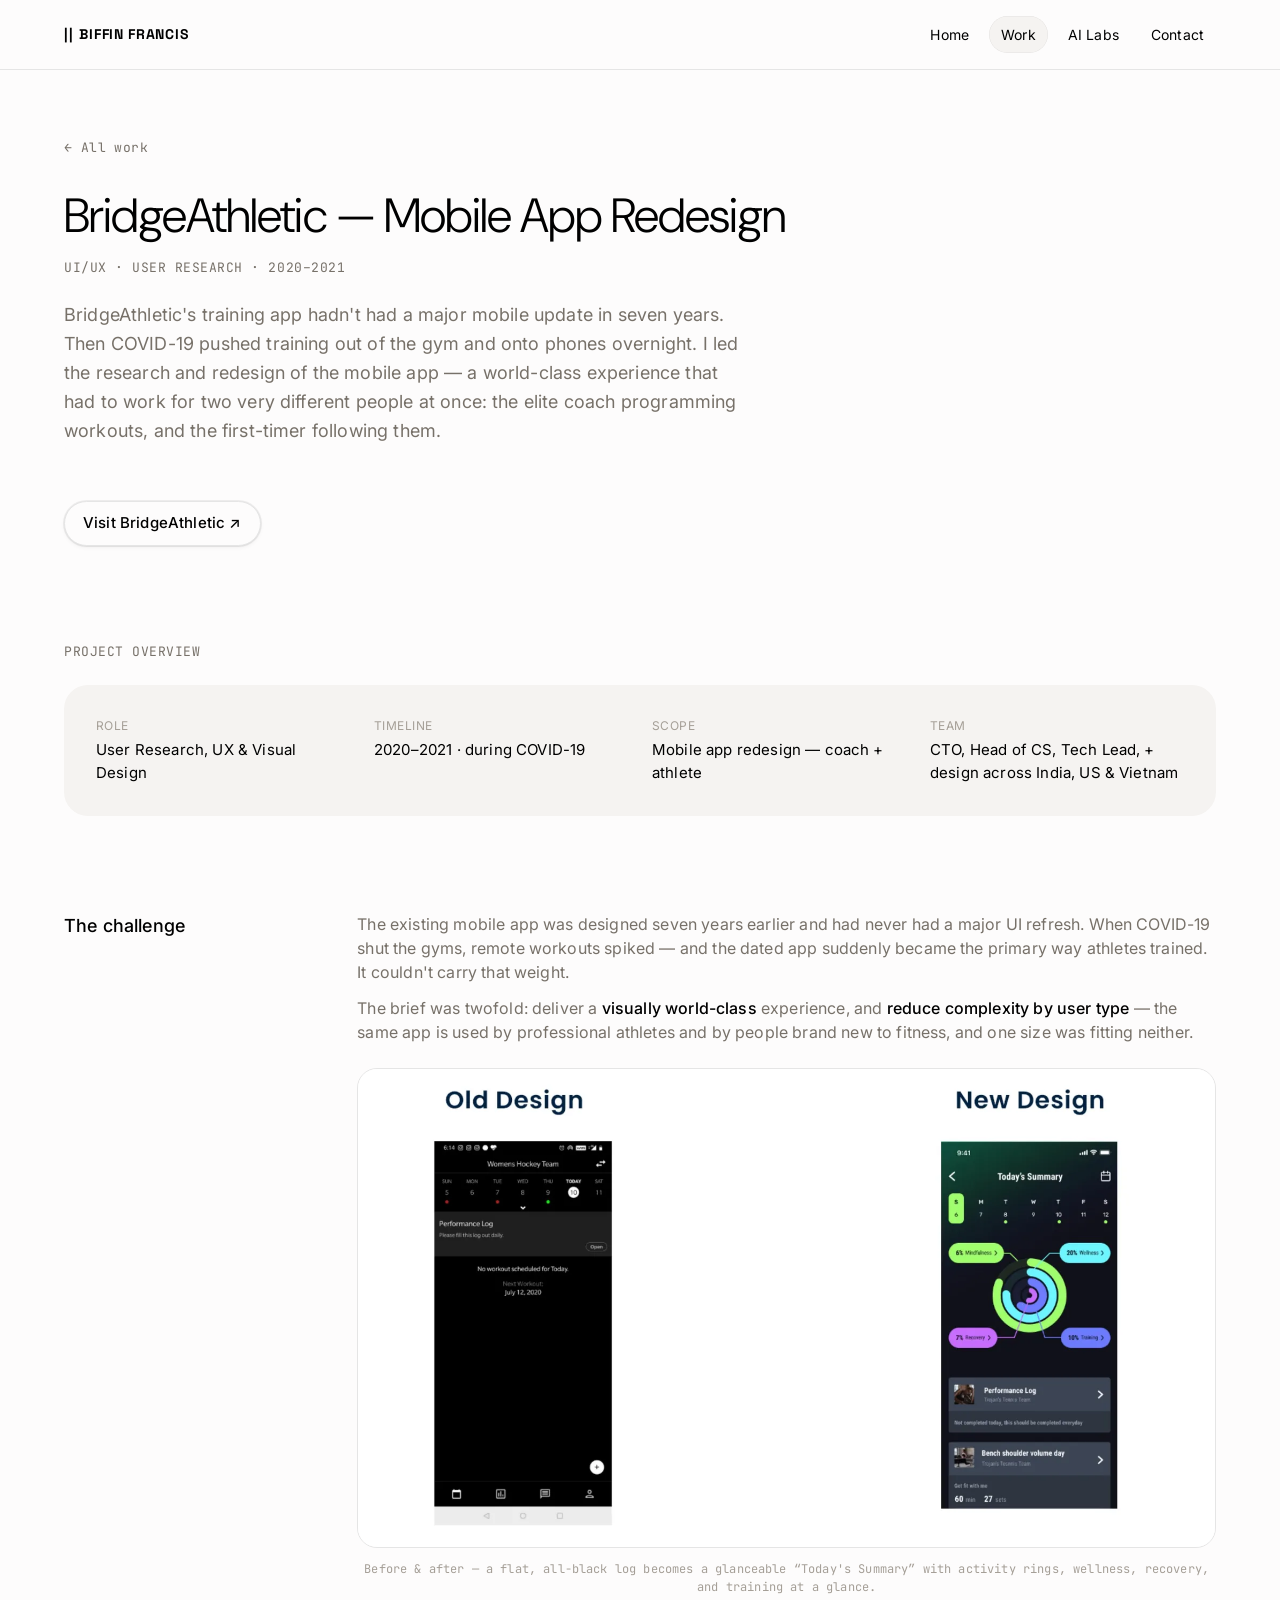
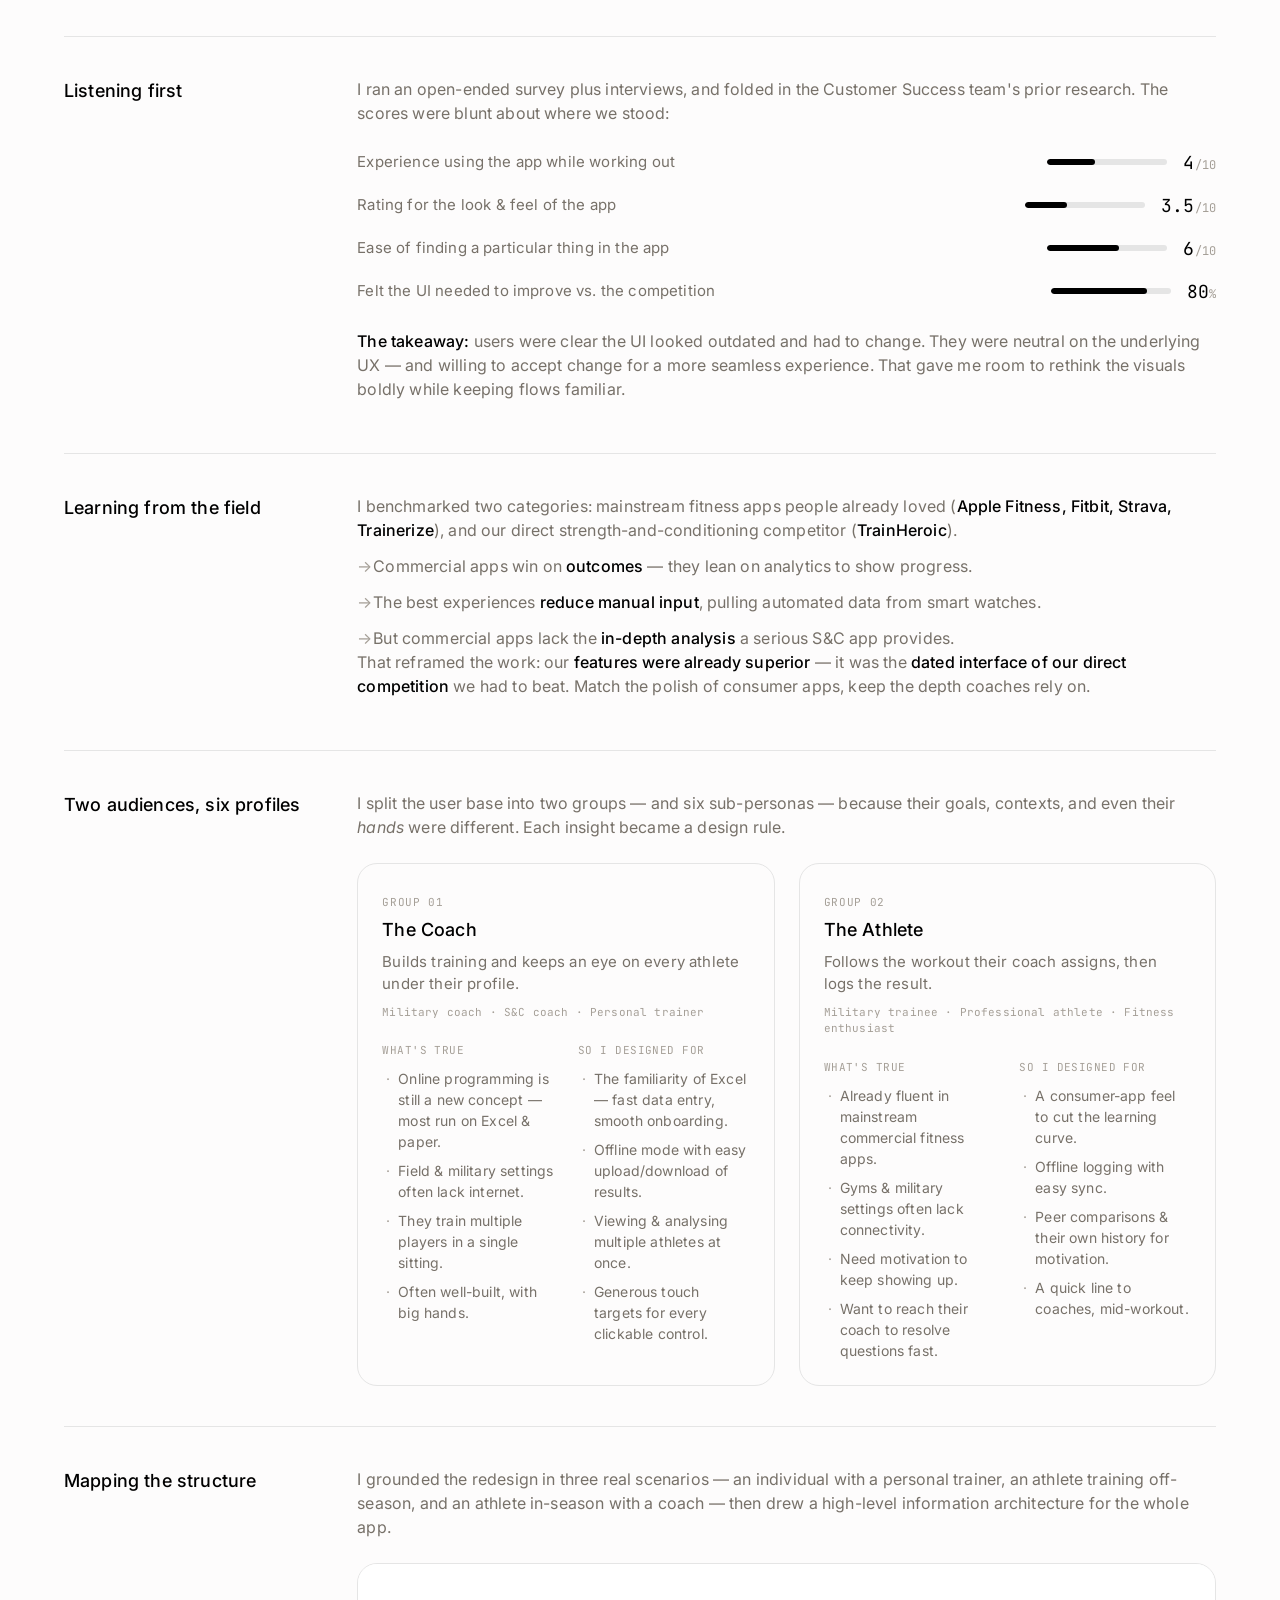
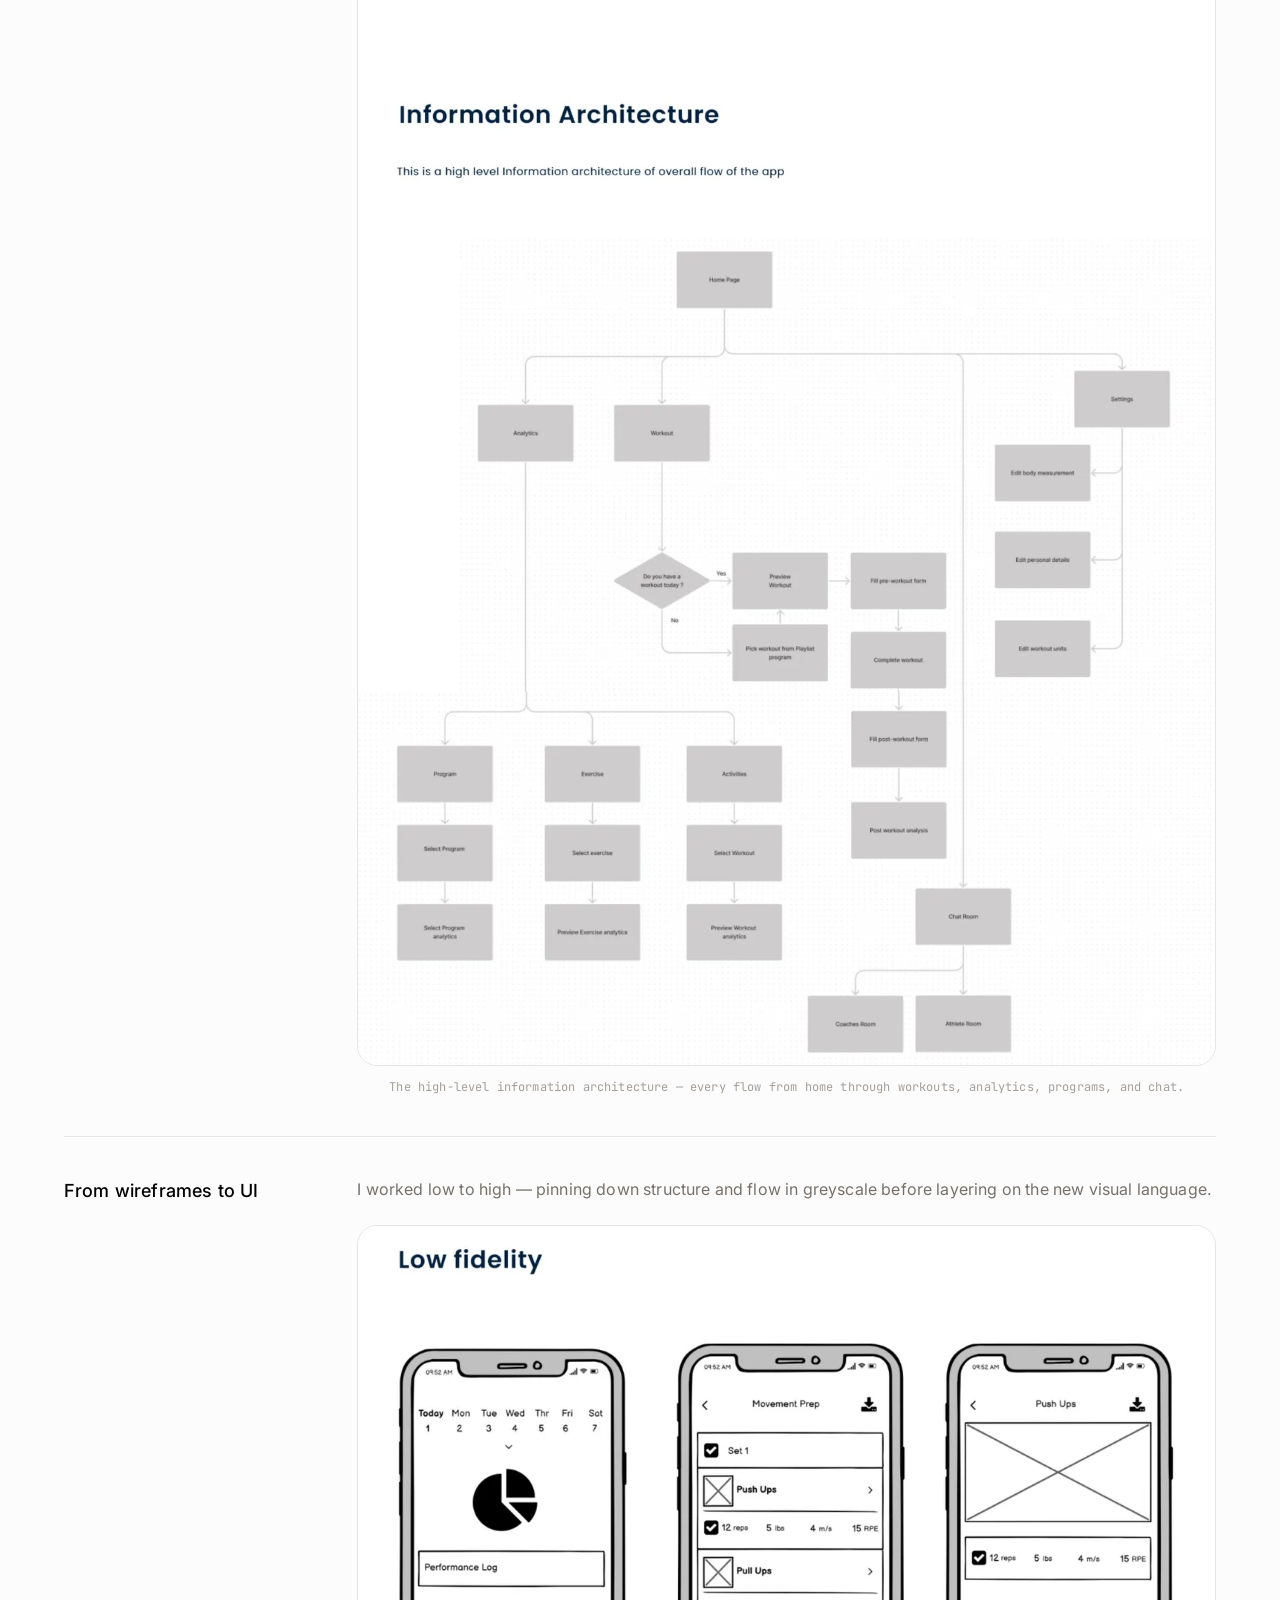
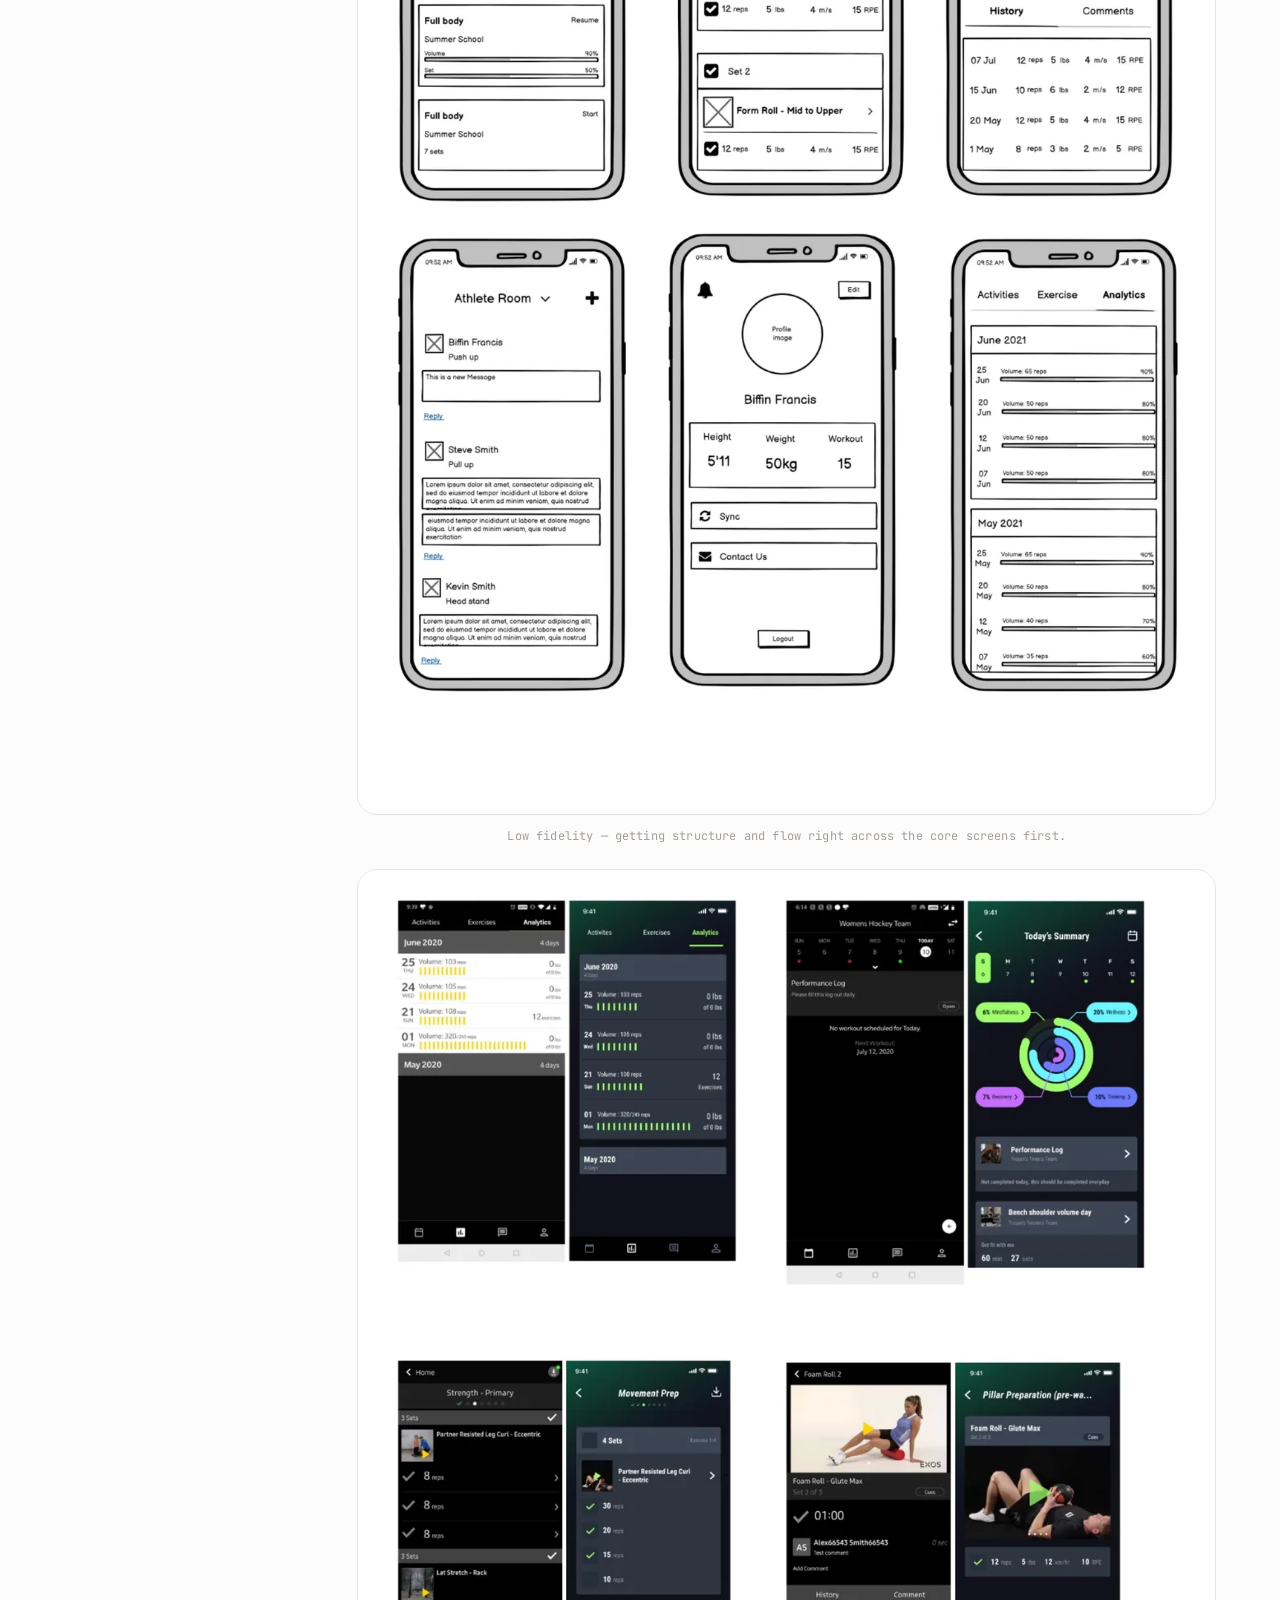
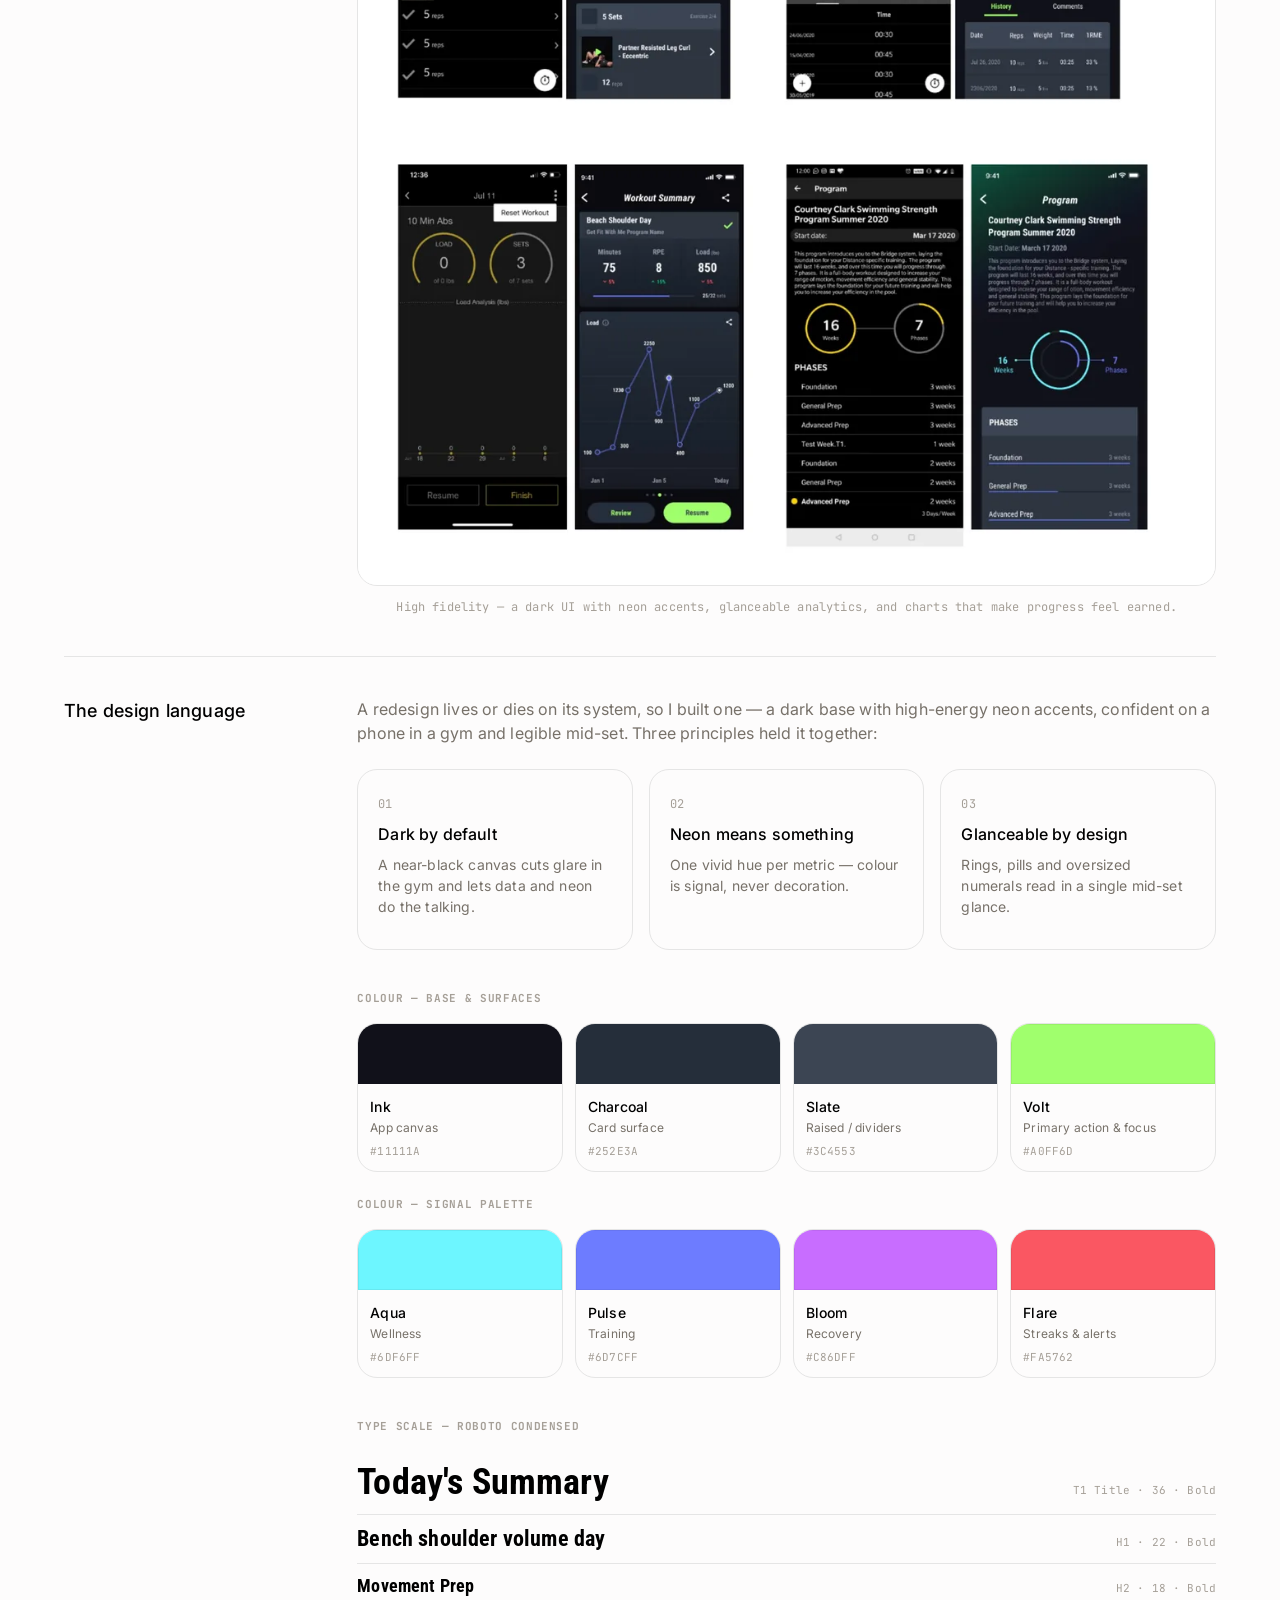
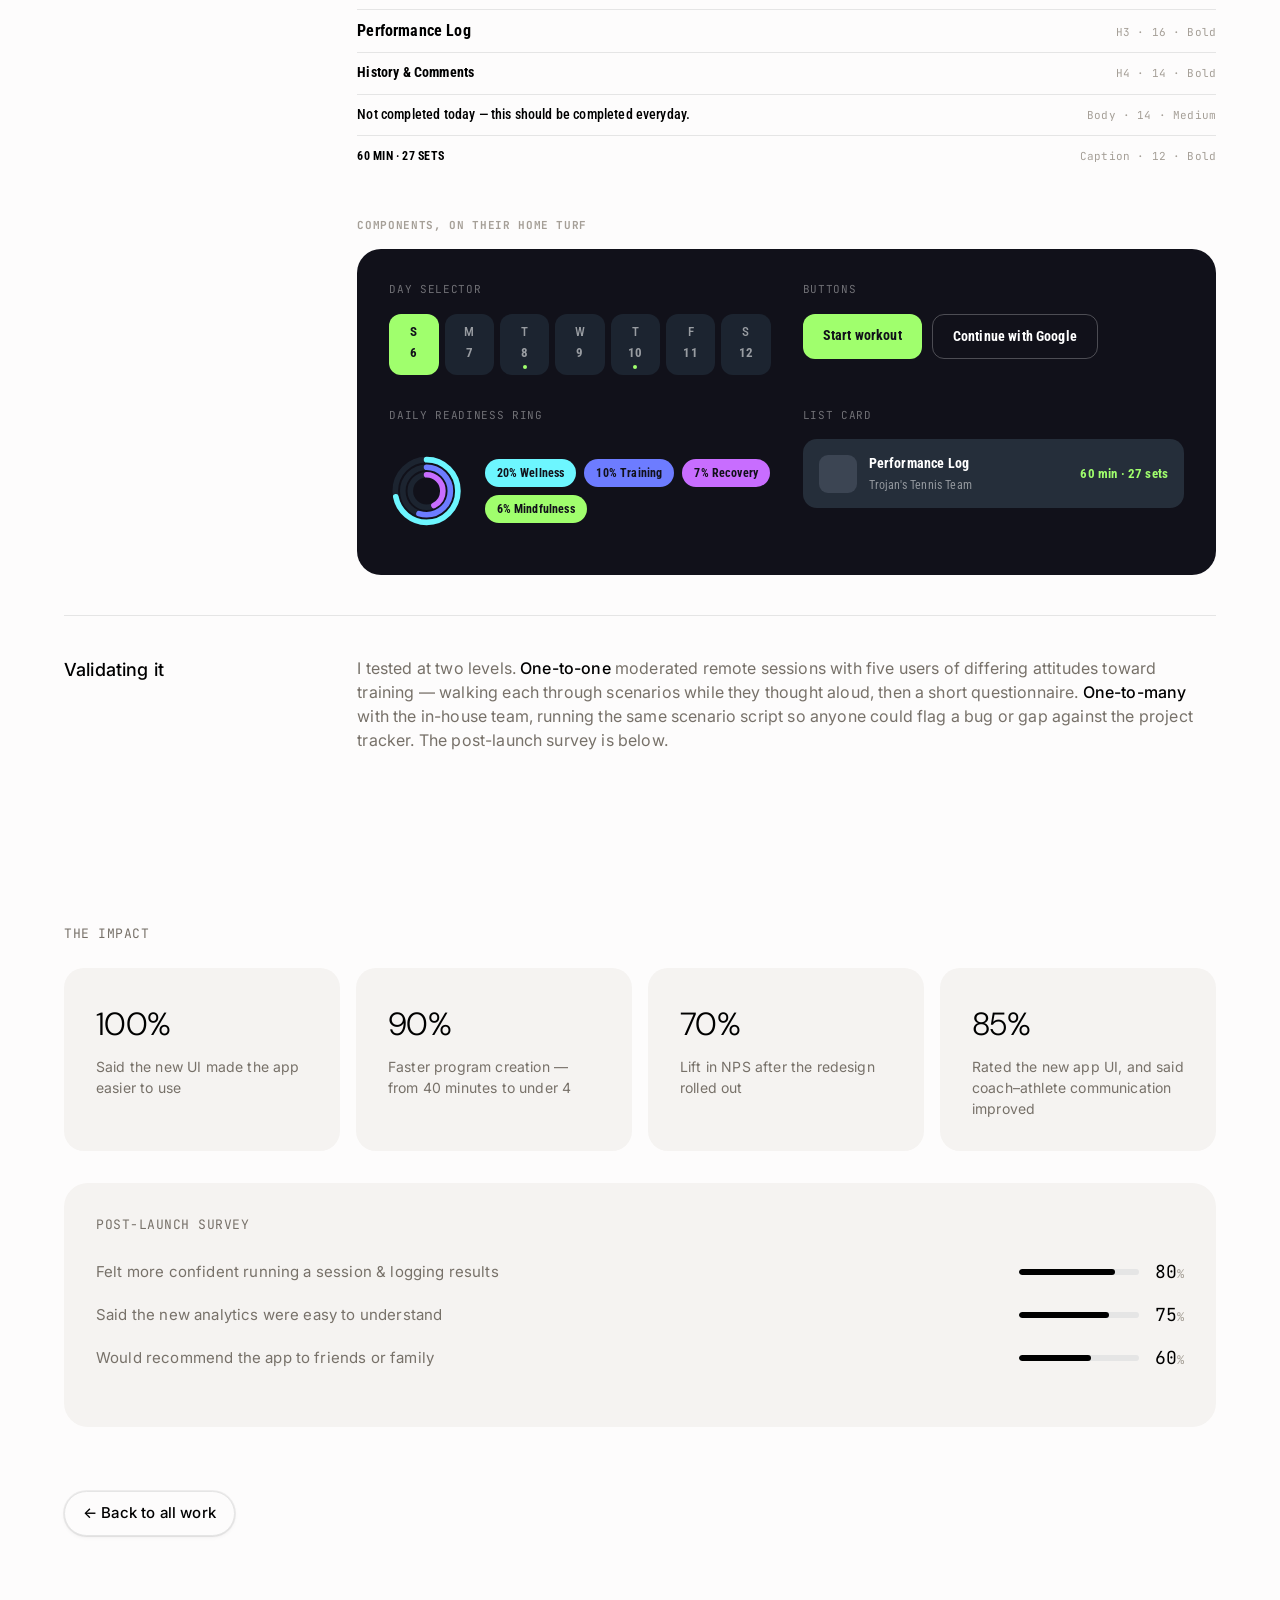
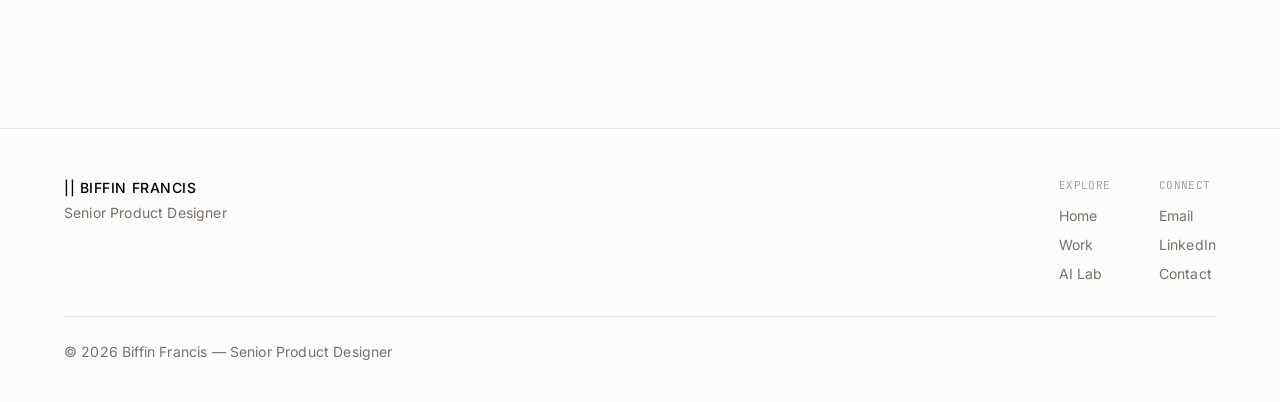
<file: project-bridgeathletic.html>
<!DOCTYPE html>
<html lang="en">
<head>
  <meta charset="UTF-8" />
  <meta name="viewport" content="width=device-width, initial-scale=1.0" />
  <link rel="icon" href="/favicon.ico" sizes="any" />
  <link rel="icon" href="/favicon.svg" type="image/svg+xml" />
  <link rel="apple-touch-icon" href="/apple-touch-icon.png" />
  <link rel="manifest" href="/site.webmanifest" />
  <meta name="theme-color" content="#fdfcfc" />
  <title>BridgeAthletic — Biffin Francis</title>
  <meta name="description" content="BridgeAthletic mobile app redesign — rebuilding a 7-year-old training app for the remote-workout era, with one experience that serves both elite coaches and first-time athletes." />
  <link rel="preconnect" href="https://fonts.googleapis.com" />
  <link rel="preconnect" href="https://fonts.gstatic.com" crossorigin />
  <link href="https://fonts.googleapis.com/css2?family=DM+Sans:wght@300&family=Inter:wght@400;500&family=Roboto+Condensed:wght@400;500;700&family=Space+Grotesk:wght@700&family=JetBrains+Mono&display=swap" rel="stylesheet" />
  <link rel="stylesheet" href="styles.css" />
  <link rel="canonical" href="https://biffin.github.io/project-bridgeathletic.html" />
  <meta property="og:type" content="article" />
  <meta property="og:site_name" content="Biffin Francis" />
  <meta property="og:title" content="BridgeAthletic — Biffin Francis" />
  <meta property="og:description" content="BridgeAthletic mobile app redesign — rebuilding a 7-year-old training app for the remote-workout era, with one experience that serves both elite coaches and first-time athletes." />
  <meta property="og:url" content="https://biffin.github.io/project-bridgeathletic.html" />
  <meta property="og:image" content="https://biffin.github.io/images/og-cover.png" />
  <meta property="og:image:width" content="1200" />
  <meta property="og:image:height" content="630" />
  <meta name="twitter:card" content="summary_large_image" />
  <meta name="twitter:title" content="BridgeAthletic — Biffin Francis" />
  <meta name="twitter:description" content="BridgeAthletic mobile app redesign — rebuilding a 7-year-old training app for the remote-workout era, with one experience that serves both elite coaches and first-time athletes." />
  <meta name="twitter:image" content="https://biffin.github.io/images/og-cover.png" />
  <script type="application/ld+json">{"@context":"https://schema.org","@type":"CreativeWork","name":"BridgeAthletic — Biffin Francis","headline":"BridgeAthletic — Mobile App Redesign","url":"https://biffin.github.io/project-bridgeathletic.html","image":"https://biffin.github.io/images/og-cover.png","description":"BridgeAthletic mobile app redesign — rebuilding a 7-year-old training app for the remote-workout era, with one experience that serves both elite coaches and first-time athletes.","author":{"@type":"Person","name":"Biffin Francis","url":"https://biffin.github.io/"}}</script>
</head>
<body>
  <div id="site-nav"></div>

  <main>
    <!-- Hero -->
    <section class="section--tight">
      <div class="container">
        <a class="case-back" href="work.html">← All work</a>
        <h1 class="display mt-32">BridgeAthletic — Mobile App Redesign</h1>
        <p class="eyebrow mt-16">UI/UX · User Research · 2020–2021</p>
        <p class="hero__intro mt-24" style="max-width: 680px;">
          BridgeAthletic's training app hadn't had a major mobile update in seven years. Then COVID-19
          pushed training out of the gym and onto phones overnight. I led the research and redesign of
          the mobile app — a world-class experience that had to work for two very different people at
          once: the elite coach programming workouts, and the first-timer following them.
        </p>
        <div class="hero__cta">
          <a class="btn btn--secondary mt-24" href="https://www.bridgeathletic.com/" target="_blank" rel="noopener">Visit BridgeAthletic ↗</a>
        </div>
      </div>
    </section>

    <!-- Overview -->
    <section class="section--compact">
      <div class="container">
        <p class="eyebrow">Project overview</p>
        <div class="card card--large mt-24">
          <div class="case-overview">
            <div class="case-overview__item">
              <span class="case-overview__label">Role</span>
              <span class="case-overview__value">User Research, UX &amp; Visual Design</span>
            </div>
            <div class="case-overview__item">
              <span class="case-overview__label">Timeline</span>
              <span class="case-overview__value">2020–2021 · during COVID-19</span>
            </div>
            <div class="case-overview__item">
              <span class="case-overview__label">Scope</span>
              <span class="case-overview__value">Mobile app redesign — coach + athlete</span>
            </div>
            <div class="case-overview__item">
              <span class="case-overview__label">Team</span>
              <span class="case-overview__value">CTO, Head of CS, Tech Lead, + design across India, US &amp; Vietnam</span>
            </div>
          </div>
        </div>
      </div>
    </section>

    <!-- Body -->
    <section class="section--tight">
      <div class="container stack-40">

        <div class="case-block">
          <div class="case-block__title">The challenge</div>
          <div class="case-block__body">
            <p>The existing mobile app was designed seven years earlier and had never had a major UI
            refresh. When COVID-19 shut the gyms, remote workouts spiked — and the dated app suddenly
            became the primary way athletes trained. It couldn't carry that weight.</p>
            <p>The brief was twofold: deliver a <strong>visually world-class</strong> experience, and
            <strong>reduce complexity by user type</strong> — the same app is used by professional
            athletes and by people brand new to fitness, and one size was fitting neither.</p>
            <figure class="case-figure case-figure--inline">
              <img src="images/bridgeathletic-before-after.webp" alt="Before and after — the old all-black Performance Log screen beside the redesigned Today's Summary with a colourful activity-ring dashboard" width="1600" height="892" loading="eager" fetchpriority="high" decoding="async" />
              <figcaption>Before &amp; after — a flat, all-black log becomes a glanceable “Today's Summary” with activity rings, wellness, recovery, and training at a glance.</figcaption>
            </figure>
          </div>
        </div>

        <hr class="case-divider" />

        <div class="case-block">
          <div class="case-block__title">Listening first</div>
          <div class="case-block__body">
            <p>I ran an open-ended survey plus interviews, and folded in the Customer Success team's
            prior research. The scores were blunt about where we stood:</p>
            <div class="metric-list">
              <div class="metric">
                <span class="metric__label">Experience using the app while working out</span>
                <span class="metric__bar"><span class="metric__fill" style="width:40%"></span></span>
                <span class="metric__val">4<small>/10</small></span>
              </div>
              <div class="metric">
                <span class="metric__label">Rating for the look &amp; feel of the app</span>
                <span class="metric__bar"><span class="metric__fill" style="width:35%"></span></span>
                <span class="metric__val">3.5<small>/10</small></span>
              </div>
              <div class="metric">
                <span class="metric__label">Ease of finding a particular thing in the app</span>
                <span class="metric__bar"><span class="metric__fill" style="width:60%"></span></span>
                <span class="metric__val">6<small>/10</small></span>
              </div>
              <div class="metric">
                <span class="metric__label">Felt the UI needed to improve vs. the competition</span>
                <span class="metric__bar"><span class="metric__fill" style="width:80%"></span></span>
                <span class="metric__val">80<small>%</small></span>
              </div>
            </div>
            <p><strong>The takeaway:</strong> users were clear the UI looked outdated and had to change.
            They were neutral on the underlying UX — and willing to accept change for a more seamless
            experience. That gave me room to rethink the visuals boldly while keeping flows familiar.</p>
          </div>
        </div>

        <hr class="case-divider" />

        <div class="case-block">
          <div class="case-block__title">Learning from the field</div>
          <div class="case-block__body">
            <p>I benchmarked two categories: mainstream fitness apps people already loved
            (<strong>Apple Fitness, Fitbit, Strava, Trainerize</strong>), and our direct
            strength-and-conditioning competitor (<strong>TrainHeroic</strong>).</p>
            <ul>
              <li>Commercial apps win on <strong>outcomes</strong> — they lean on analytics to show progress.</li>
              <li>The best experiences <strong>reduce manual input</strong>, pulling automated data from smart watches.</li>
              <li>But commercial apps lack the <strong>in-depth analysis</strong> a serious S&amp;C app provides.</li>
            </ul>
            <p>That reframed the work: our <strong>features were already superior</strong> — it was the
            <strong>dated interface of our direct competition</strong> we had to beat. Match the polish
            of consumer apps, keep the depth coaches rely on.</p>
          </div>
        </div>

        <hr class="case-divider" />

        <div class="case-block">
          <div class="case-block__title">Two audiences, six profiles</div>
          <div class="case-block__body">
            <p>I split the user base into two groups — and six sub-personas — because their goals,
            contexts, and even their <em>hands</em> were different. Each insight became a design rule.</p>
            <div class="persona-grid">
              <div class="persona">
                <span class="persona__tag">Group 01</span>
                <h3 class="persona__name">The Coach</h3>
                <p class="persona__desc">Builds training and keeps an eye on every athlete under their profile. <span class="persona__sub">Military coach · S&amp;C coach · Personal trainer</span></p>
                <div class="persona__cols">
                  <div>
                    <span class="persona__h">What's true</span>
                    <ul>
                      <li>Online programming is still a new concept — most run on Excel &amp; paper.</li>
                      <li>Field &amp; military settings often lack internet.</li>
                      <li>They train multiple players in a single sitting.</li>
                      <li>Often well-built, with big hands.</li>
                    </ul>
                  </div>
                  <div>
                    <span class="persona__h">So I designed for</span>
                    <ul>
                      <li>The familiarity of Excel — fast data entry, smooth onboarding.</li>
                      <li>Offline mode with easy upload/download of results.</li>
                      <li>Viewing &amp; analysing multiple athletes at once.</li>
                      <li>Generous touch targets for every clickable control.</li>
                    </ul>
                  </div>
                </div>
              </div>
              <div class="persona">
                <span class="persona__tag">Group 02</span>
                <h3 class="persona__name">The Athlete</h3>
                <p class="persona__desc">Follows the workout their coach assigns, then logs the result. <span class="persona__sub">Military trainee · Professional athlete · Fitness enthusiast</span></p>
                <div class="persona__cols">
                  <div>
                    <span class="persona__h">What's true</span>
                    <ul>
                      <li>Already fluent in mainstream commercial fitness apps.</li>
                      <li>Gyms &amp; military settings often lack connectivity.</li>
                      <li>Need motivation to keep showing up.</li>
                      <li>Want to reach their coach to resolve questions fast.</li>
                    </ul>
                  </div>
                  <div>
                    <span class="persona__h">So I designed for</span>
                    <ul>
                      <li>A consumer-app feel to cut the learning curve.</li>
                      <li>Offline logging with easy sync.</li>
                      <li>Peer comparisons &amp; their own history for motivation.</li>
                      <li>A quick line to coaches, mid-workout.</li>
                    </ul>
                  </div>
                </div>
              </div>
            </div>
          </div>
        </div>

        <hr class="case-divider" />

        <div class="case-block">
          <div class="case-block__title">Mapping the structure</div>
          <div class="case-block__body">
            <p>I grounded the redesign in three real scenarios — an individual with a personal trainer,
            an athlete training off-season, and an athlete in-season with a coach — then drew a
            high-level information architecture for the whole app.</p>
            <figure class="case-figure case-figure--inline">
              <img src="images/bridgeathletic-ia.webp" alt="High-level information architecture diagram mapping the app from the home page through analytics, workout, programs, exercise and chat flows" width="1245" height="1600" loading="lazy" decoding="async" />
              <figcaption>The high-level information architecture — every flow from home through workouts, analytics, programs, and chat.</figcaption>
            </figure>
          </div>
        </div>

        <hr class="case-divider" />

        <div class="case-block">
          <div class="case-block__title">From wireframes to UI</div>
          <div class="case-block__body">
            <p>I worked low to high — pinning down structure and flow in greyscale before layering on
            the new visual language.</p>
            <figure class="case-figure case-figure--inline">
              <img src="images/bridgeathletic-lowfi.webp" alt="Low-fidelity wireframes of six app screens — calendar and performance log, movement prep, push-ups detail, athlete room, profile, and analytics" width="1154" height="1600" loading="lazy" decoding="async" />
              <figcaption>Low fidelity — getting structure and flow right across the core screens first.</figcaption>
            </figure>
            <figure class="case-figure case-figure--inline">
              <img src="images/bridgeathletic-hifi.webp" alt="High-fidelity redesigned screens — dark UI with neon accents showing analytics, today's summary, strength workouts, workout summary with charts, and program detail" width="1042" height="1600" loading="lazy" decoding="async" />
              <figcaption>High fidelity — a dark UI with neon accents, glanceable analytics, and charts that make progress feel earned.</figcaption>
            </figure>
          </div>
        </div>

        <hr class="case-divider" />

        <div class="case-block">
          <div class="case-block__title">The design language</div>
          <div class="case-block__body">
            <p>A redesign lives or dies on its system, so I built one — a dark base with high-energy
            neon accents, confident on a phone in a gym and legible mid-set. Three principles held it
            together:</p>

            <div class="bds">
              <div class="bds-principles">
                <div class="bds-principle">
                  <span class="bds-principle__num">01</span>
                  <span class="bds-principle__title">Dark by default</span>
                  <p class="bds-principle__desc">A near-black canvas cuts glare in the gym and lets data and neon do the talking.</p>
                </div>
                <div class="bds-principle">
                  <span class="bds-principle__num">02</span>
                  <span class="bds-principle__title">Neon means something</span>
                  <p class="bds-principle__desc">One vivid hue per metric — colour is signal, never decoration.</p>
                </div>
                <div class="bds-principle">
                  <span class="bds-principle__num">03</span>
                  <span class="bds-principle__title">Glanceable by design</span>
                  <p class="bds-principle__desc">Rings, pills and oversized numerals read in a single mid-set glance.</p>
                </div>
              </div>

              <div>
                <h4 class="bds-h">Colour — base &amp; surfaces</h4>
                <div class="bds-swatches">
                  <div class="bds-swatch">
                    <span class="bds-swatch__chip" style="background:#11111A"></span>
                    <span class="bds-swatch__meta"><span class="bds-swatch__role">Ink</span><span class="bds-swatch__use">App canvas</span><span class="bds-swatch__hex">#11111A</span></span>
                  </div>
                  <div class="bds-swatch">
                    <span class="bds-swatch__chip" style="background:#252E3A"></span>
                    <span class="bds-swatch__meta"><span class="bds-swatch__role">Charcoal</span><span class="bds-swatch__use">Card surface</span><span class="bds-swatch__hex">#252E3A</span></span>
                  </div>
                  <div class="bds-swatch">
                    <span class="bds-swatch__chip" style="background:#3C4553"></span>
                    <span class="bds-swatch__meta"><span class="bds-swatch__role">Slate</span><span class="bds-swatch__use">Raised / dividers</span><span class="bds-swatch__hex">#3C4553</span></span>
                  </div>
                  <div class="bds-swatch">
                    <span class="bds-swatch__chip bds-swatch__chip--bright" style="background:#A0FF6D"></span>
                    <span class="bds-swatch__meta"><span class="bds-swatch__role">Volt</span><span class="bds-swatch__use">Primary action &amp; focus</span><span class="bds-swatch__hex">#A0FF6D</span></span>
                  </div>
                </div>

                <h4 class="bds-h" style="margin-top: var(--spacing-24)">Colour — signal palette</h4>
                <div class="bds-swatches">
                  <div class="bds-swatch">
                    <span class="bds-swatch__chip bds-swatch__chip--bright" style="background:#6DF6FF"></span>
                    <span class="bds-swatch__meta"><span class="bds-swatch__role">Aqua</span><span class="bds-swatch__use">Wellness</span><span class="bds-swatch__hex">#6DF6FF</span></span>
                  </div>
                  <div class="bds-swatch">
                    <span class="bds-swatch__chip bds-swatch__chip--bright" style="background:#6D7CFF"></span>
                    <span class="bds-swatch__meta"><span class="bds-swatch__role">Pulse</span><span class="bds-swatch__use">Training</span><span class="bds-swatch__hex">#6D7CFF</span></span>
                  </div>
                  <div class="bds-swatch">
                    <span class="bds-swatch__chip bds-swatch__chip--bright" style="background:#C86DFF"></span>
                    <span class="bds-swatch__meta"><span class="bds-swatch__role">Bloom</span><span class="bds-swatch__use">Recovery</span><span class="bds-swatch__hex">#C86DFF</span></span>
                  </div>
                  <div class="bds-swatch">
                    <span class="bds-swatch__chip bds-swatch__chip--bright" style="background:#FA5762"></span>
                    <span class="bds-swatch__meta"><span class="bds-swatch__role">Flare</span><span class="bds-swatch__use">Streaks &amp; alerts</span><span class="bds-swatch__hex">#FA5762</span></span>
                  </div>
                </div>
              </div>

              <div>
                <h4 class="bds-h">Type scale — Roboto Condensed</h4>
                <div class="bds-type">
                  <div class="bds-type__row">
                    <span class="bds-type__spec bds-type__spec--t1">Today's Summary</span>
                    <span class="bds-type__meta">T1 Title · 36 · Bold</span>
                  </div>
                  <div class="bds-type__row">
                    <span class="bds-type__spec bds-type__spec--h1">Bench shoulder volume day</span>
                    <span class="bds-type__meta">H1 · 22 · Bold</span>
                  </div>
                  <div class="bds-type__row">
                    <span class="bds-type__spec bds-type__spec--h2">Movement Prep</span>
                    <span class="bds-type__meta">H2 · 18 · Bold</span>
                  </div>
                  <div class="bds-type__row">
                    <span class="bds-type__spec bds-type__spec--h3">Performance Log</span>
                    <span class="bds-type__meta">H3 · 16 · Bold</span>
                  </div>
                  <div class="bds-type__row">
                    <span class="bds-type__spec bds-type__spec--h4">History &amp; Comments</span>
                    <span class="bds-type__meta">H4 · 14 · Bold</span>
                  </div>
                  <div class="bds-type__row">
                    <span class="bds-type__spec bds-type__spec--body">Not completed today — this should be completed everyday.</span>
                    <span class="bds-type__meta">Body · 14 · Medium</span>
                  </div>
                  <div class="bds-type__row">
                    <span class="bds-type__spec bds-type__spec--cap">60 MIN · 27 SETS</span>
                    <span class="bds-type__meta">Caption · 12 · Bold</span>
                  </div>
                </div>
              </div>

              <div>
                <h4 class="bds-h">Components, on their home turf</h4>
                <div class="bds-stage">
                  <div class="bds-stage__cell">
                    <span class="bds-stage__label">Day selector</span>
                    <div class="bds-days">
                      <span class="bds-day bds-day--on">S<span class="bds-day__n">6</span></span>
                      <span class="bds-day">M<span class="bds-day__n">7</span></span>
                      <span class="bds-day">T<span class="bds-day__n">8</span><i class="bds-day__dot"></i></span>
                      <span class="bds-day">W<span class="bds-day__n">9</span></span>
                      <span class="bds-day">T<span class="bds-day__n">10</span><i class="bds-day__dot"></i></span>
                      <span class="bds-day">F<span class="bds-day__n">11</span></span>
                      <span class="bds-day">S<span class="bds-day__n">12</span></span>
                    </div>
                  </div>

                  <div class="bds-stage__cell">
                    <span class="bds-stage__label">Buttons</span>
                    <div class="bds-btns">
                      <span class="bds-btn bds-btn--volt">Start workout</span>
                      <span class="bds-btn bds-btn--ghost">Continue with Google</span>
                    </div>
                  </div>

                  <div class="bds-stage__cell">
                    <span class="bds-stage__label">Daily readiness ring</span>
                    <div class="bds-ring">
                      <svg viewBox="0 0 120 120" width="104" height="104" role="img" aria-label="Concentric activity rings — wellness, training and recovery">
                        <g fill="none" stroke-width="9" stroke-linecap="round">
                          <circle cx="60" cy="60" r="50" stroke="#1c2430" />
                          <circle cx="60" cy="60" r="38" stroke="#1c2430" />
                          <circle cx="60" cy="60" r="26" stroke="#1c2430" />
                          <circle cx="60" cy="60" r="50" stroke="#6DF6FF" stroke-dasharray="226 314" transform="rotate(-90 60 60)" />
                          <circle cx="60" cy="60" r="38" stroke="#6D7CFF" stroke-dasharray="131 239" transform="rotate(-90 60 60)" />
                          <circle cx="60" cy="60" r="26" stroke="#C86DFF" stroke-dasharray="69 163" transform="rotate(-90 60 60)" />
                        </g>
                      </svg>
                      <div class="bds-tags">
                        <span class="bds-tag" style="background:#6DF6FF">20% Wellness</span>
                        <span class="bds-tag" style="background:#6D7CFF">10% Training</span>
                        <span class="bds-tag" style="background:#C86DFF">7% Recovery</span>
                        <span class="bds-tag" style="background:#A0FF6D">6% Mindfulness</span>
                      </div>
                    </div>
                  </div>

                  <div class="bds-stage__cell">
                    <span class="bds-stage__label">List card</span>
                    <div class="bds-card">
                      <span class="bds-card__thumb"></span>
                      <span class="bds-card__text">
                        <span class="bds-card__t">Performance Log</span>
                        <span class="bds-card__s">Trojan's Tennis Team</span>
                      </span>
                      <span class="bds-card__stat">60 min · 27 sets</span>
                    </div>
                  </div>
                </div>
              </div>
            </div>
          </div>
        </div>

        <hr class="case-divider" />

        <div class="case-block">
          <div class="case-block__title">Validating it</div>
          <div class="case-block__body">
            <p>I tested at two levels. <strong>One-to-one</strong> moderated remote sessions with five
            users of differing attitudes toward training — walking each through scenarios while they
            thought aloud, then a short questionnaire. <strong>One-to-many</strong> with the in-house
            team, running the same scenario script so anyone could flag a bug or gap against the project
            tracker. The post-launch survey is below.</p>
          </div>
        </div>
      </div>
    </section>

    <!-- Impact -->
    <section class="section">
      <div class="container">
        <p class="eyebrow">The impact</p>
        <div class="stat-grid mt-24">
          <div class="card">
            <div class="stat__num">100%</div>
            <div class="stat__label">Said the new UI made the app easier to use</div>
          </div>
          <div class="card">
            <div class="stat__num">90%</div>
            <div class="stat__label">Faster program creation — from 40 minutes to under 4</div>
          </div>
          <div class="card">
            <div class="stat__num">70%</div>
            <div class="stat__label">Lift in NPS after the redesign rolled out</div>
          </div>
          <div class="card">
            <div class="stat__num">85%</div>
            <div class="stat__label">Rated the new app UI, and said coach–athlete communication improved</div>
          </div>
        </div>

        <div class="card card--large mt-32">
          <p class="eyebrow">Post-launch survey</p>
          <div class="metric-list mt-16">
            <div class="metric">
              <span class="metric__label">Felt more confident running a session &amp; logging results</span>
              <span class="metric__bar"><span class="metric__fill" style="width:80%"></span></span>
              <span class="metric__val">80<small>%</small></span>
            </div>
            <div class="metric">
              <span class="metric__label">Said the new analytics were easy to understand</span>
              <span class="metric__bar"><span class="metric__fill" style="width:75%"></span></span>
              <span class="metric__val">75<small>%</small></span>
            </div>
            <div class="metric">
              <span class="metric__label">Would recommend the app to friends or family</span>
              <span class="metric__bar"><span class="metric__fill" style="width:60%"></span></span>
              <span class="metric__val">60<small>%</small></span>
            </div>
          </div>
        </div>

        <div class="hero__cta">
          <a class="btn btn--secondary mt-32" href="work.html">← Back to all work</a>
        </div>
      </div>
    </section>
  </main>

  <div id="site-footer">
    <!-- Static fallback: crawlable links for non-JS clients; main.js replaces this for visitors -->
    <nav class="footer-fallback" aria-label="Site links"><a href="index.html">Home</a><a href="work.html">Work</a><a href="ai.html">AI Lab</a><a href="project-credi8.html">Credi8</a><a href="project-sunlife.html">Sunlife</a><a href="project-helpshift.html">Helpshift</a><a href="project-bridgeathletic.html">BridgeAthletic</a><a href="project-monash.html">Monash</a><a href="project-infillcube.html">Infillcube</a><a href="ai-portfolio.html">Building this portfolio with Claude</a><a href="ai-ux-research.html">Usability testing with synthetic users</a></nav>
  </div>
  <script src="main.js"></script>
</body>
</html>
</file>
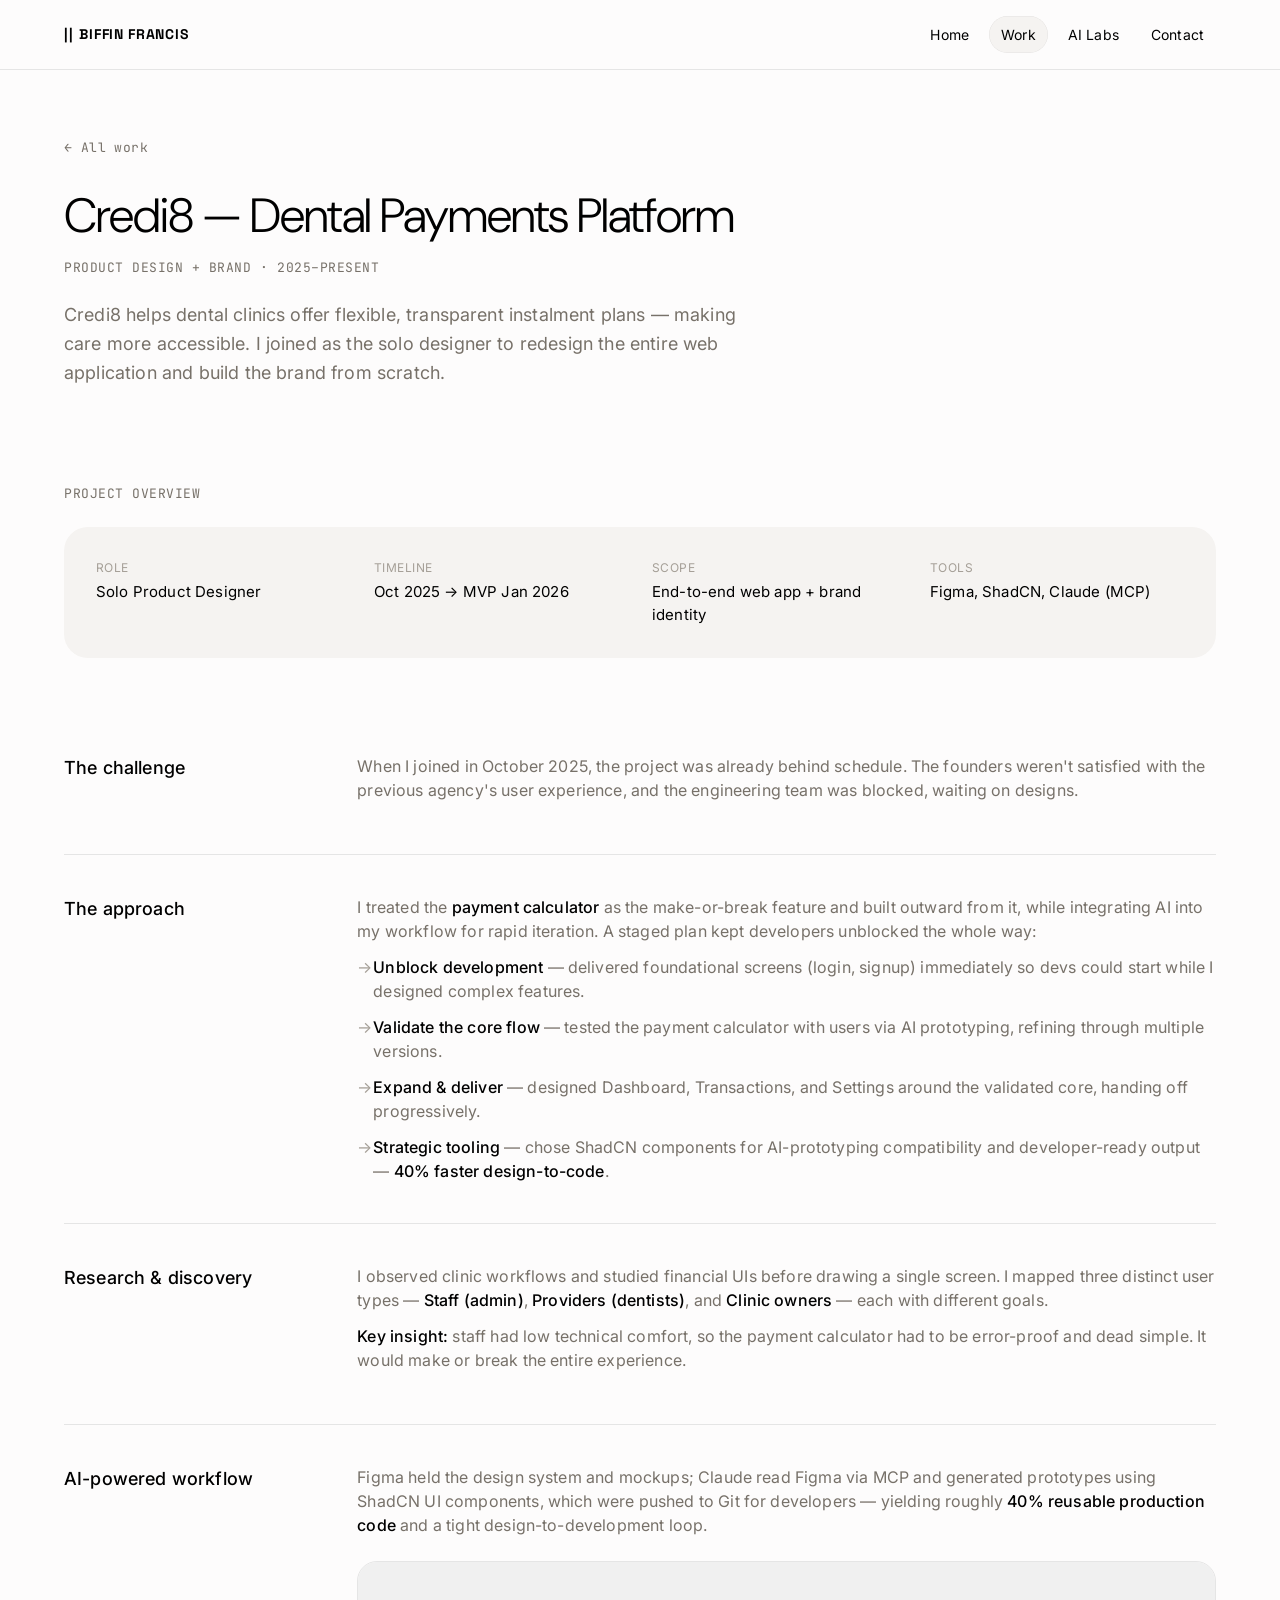
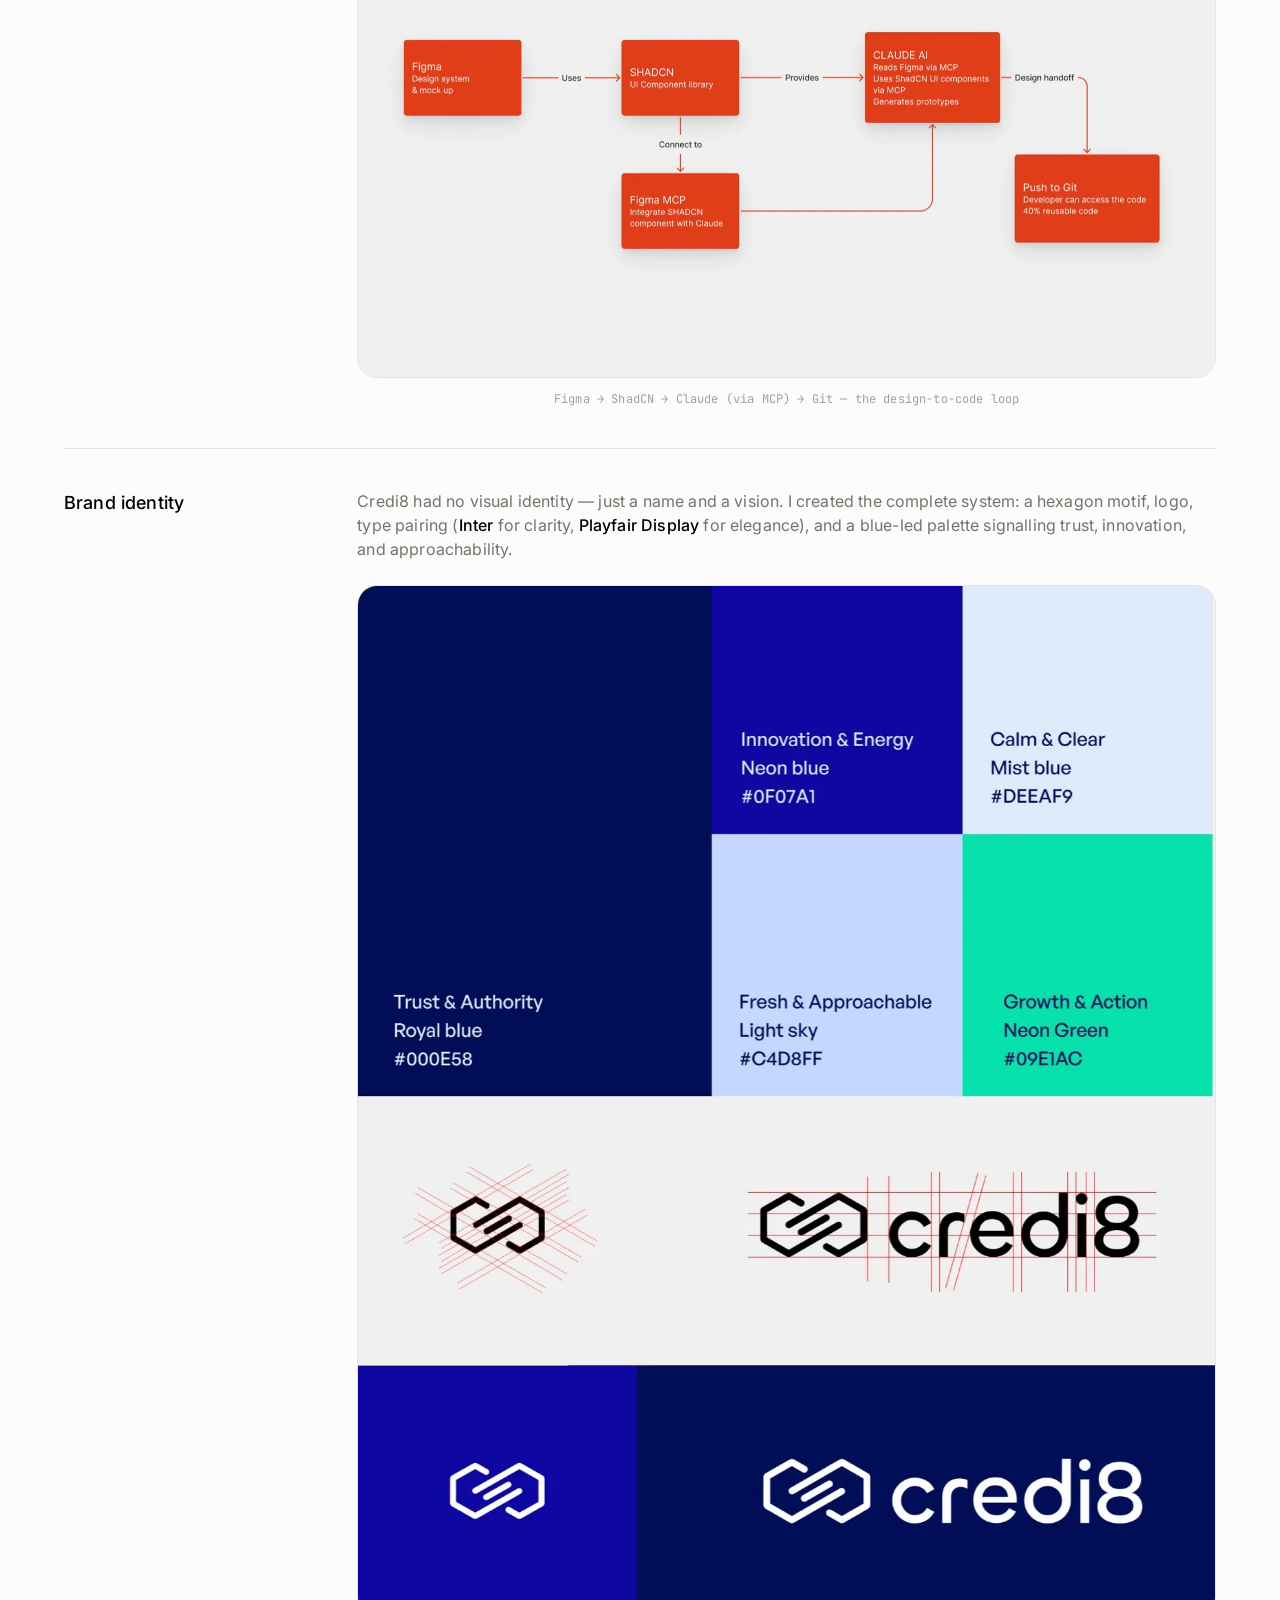
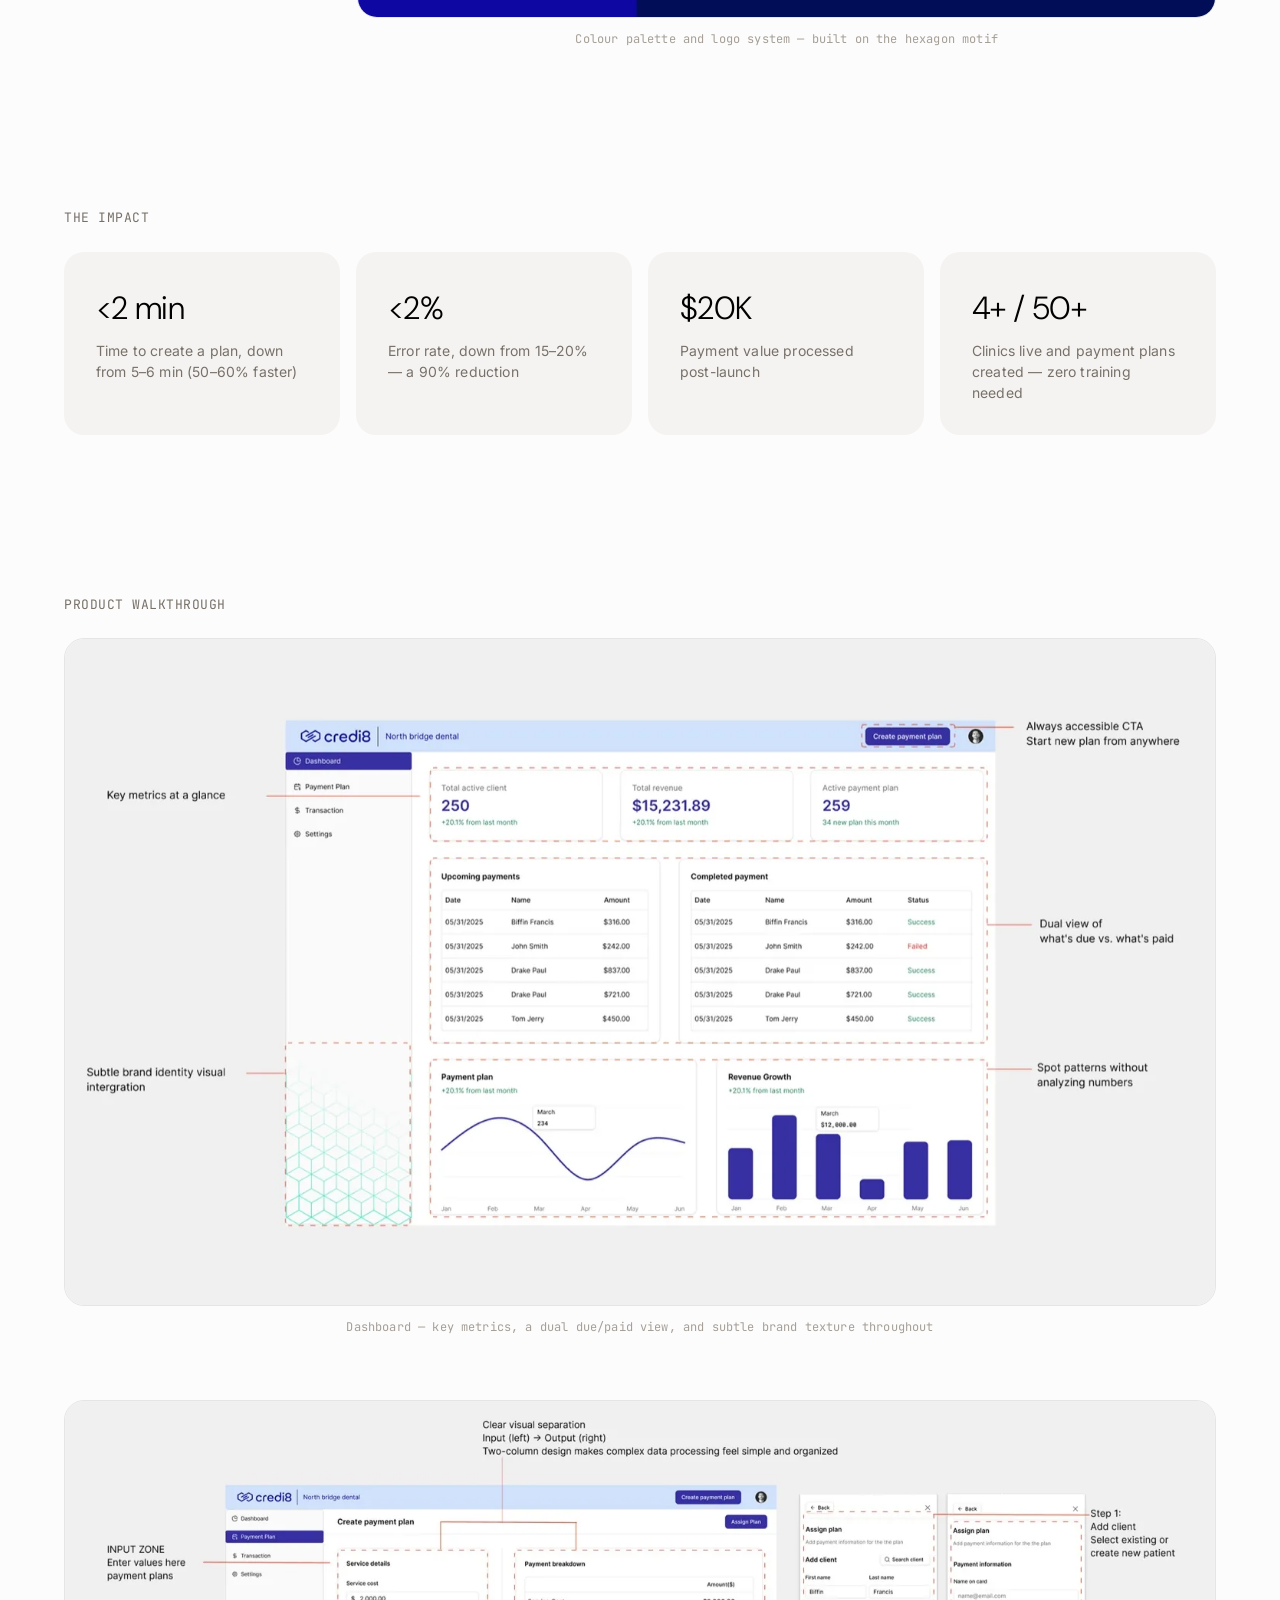
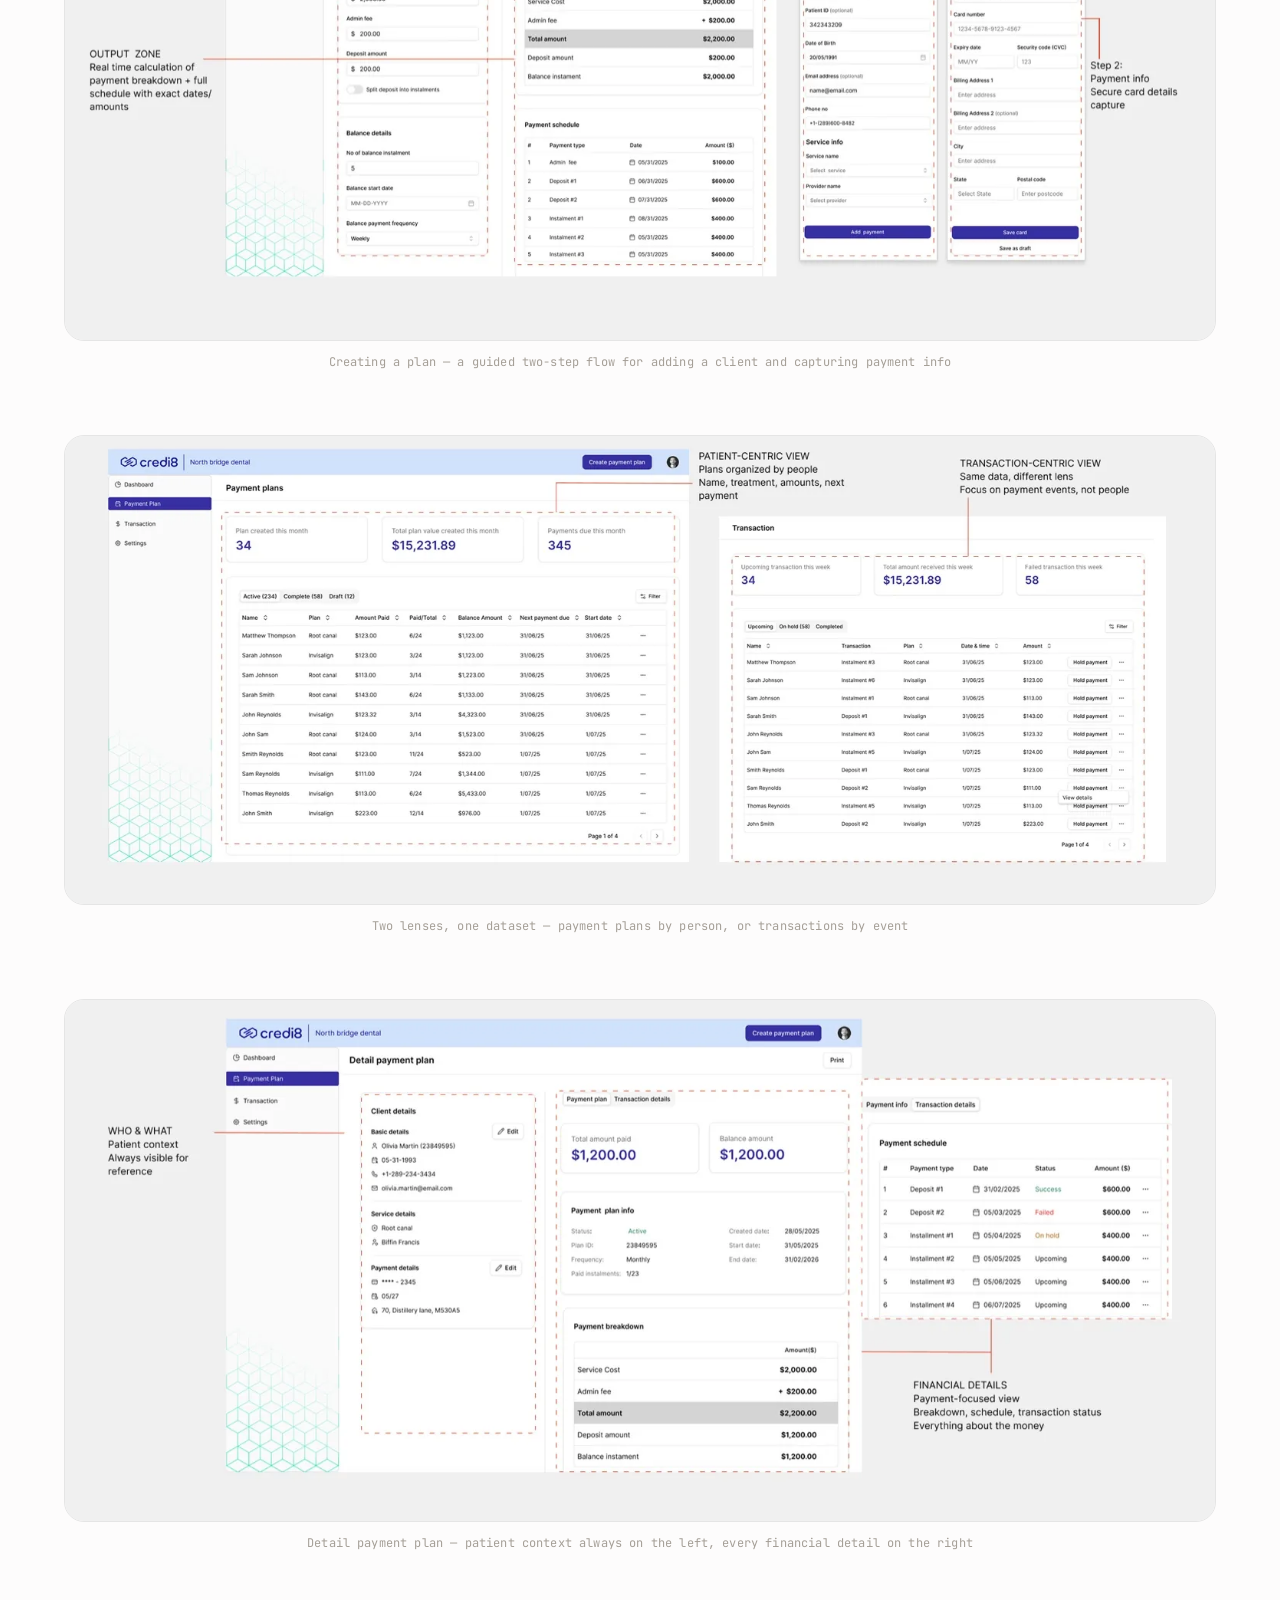
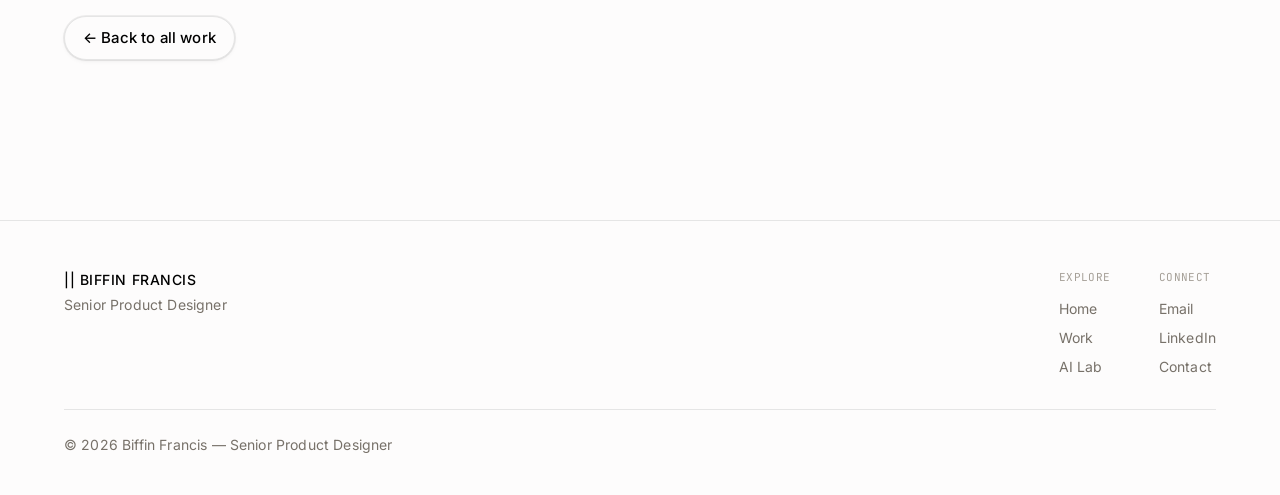
<file: project-credi8.html>
<!DOCTYPE html>
<html lang="en">
<head>
  <meta charset="UTF-8" />
  <meta name="viewport" content="width=device-width, initial-scale=1.0" />
  <link rel="icon" href="/favicon.ico" sizes="any" />
  <link rel="icon" href="/favicon.svg" type="image/svg+xml" />
  <link rel="apple-touch-icon" href="/apple-touch-icon.png" />
  <link rel="manifest" href="/site.webmanifest" />
  <meta name="theme-color" content="#fdfcfc" />
  <title>Credi8 — Biffin Francis</title>
  <meta name="description" content="Credi8 case study — an end-to-end dental payments platform and brand identity, designed solo." />
  <link rel="preconnect" href="https://fonts.googleapis.com" />
  <link rel="preconnect" href="https://fonts.gstatic.com" crossorigin />
  <link href="https://fonts.googleapis.com/css2?family=DM+Sans:wght@300&family=Inter:wght@400;500&family=Space+Grotesk:wght@700&family=JetBrains+Mono&display=swap" rel="stylesheet" />
  <link rel="stylesheet" href="styles.css" />
  <link rel="canonical" href="https://biffin.github.io/project-credi8.html" />
  <meta property="og:type" content="article" />
  <meta property="og:site_name" content="Biffin Francis" />
  <meta property="og:title" content="Credi8 — Biffin Francis" />
  <meta property="og:description" content="Credi8 case study — an end-to-end dental payments platform and brand identity, designed solo." />
  <meta property="og:url" content="https://biffin.github.io/project-credi8.html" />
  <meta property="og:image" content="https://biffin.github.io/images/og-cover.png" />
  <meta property="og:image:width" content="1200" />
  <meta property="og:image:height" content="630" />
  <meta name="twitter:card" content="summary_large_image" />
  <meta name="twitter:title" content="Credi8 — Biffin Francis" />
  <meta name="twitter:description" content="Credi8 case study — an end-to-end dental payments platform and brand identity, designed solo." />
  <meta name="twitter:image" content="https://biffin.github.io/images/og-cover.png" />
  <script type="application/ld+json">{"@context":"https://schema.org","@type":"CreativeWork","name":"Credi8 — Biffin Francis","headline":"Credi8 — Dental Payments Platform","url":"https://biffin.github.io/project-credi8.html","image":"https://biffin.github.io/images/og-cover.png","description":"Credi8 case study — an end-to-end dental payments platform and brand identity, designed solo.","author":{"@type":"Person","name":"Biffin Francis","url":"https://biffin.github.io/"}}</script>
</head>
<body>
  <div id="site-nav"></div>

  <main>
    <!-- Hero -->
    <section class="section--tight">
      <div class="container">
        <a class="case-back" href="work.html">← All work</a>
        <h1 class="display mt-32">Credi8 — Dental Payments Platform</h1>
        <p class="eyebrow mt-16">Product Design + Brand · 2025–Present</p>
        <p class="hero__intro mt-24" style="max-width: 680px;">
          Credi8 helps dental clinics offer flexible, transparent instalment plans — making
          care more accessible. I joined as the solo designer to redesign the entire web
          application and build the brand from scratch.
        </p>
      </div>
    </section>

    <!-- Overview -->
    <section class="section--compact">
      <div class="container">
        <p class="eyebrow">Project overview</p>
        <div class="card card--large mt-24">
          <div class="case-overview">
            <div class="case-overview__item">
              <span class="case-overview__label">Role</span>
              <span class="case-overview__value">Solo Product Designer</span>
            </div>
            <div class="case-overview__item">
              <span class="case-overview__label">Timeline</span>
              <span class="case-overview__value">Oct 2025 → MVP Jan 2026</span>
            </div>
            <div class="case-overview__item">
              <span class="case-overview__label">Scope</span>
              <span class="case-overview__value">End-to-end web app + brand identity</span>
            </div>
            <div class="case-overview__item">
              <span class="case-overview__label">Tools</span>
              <span class="case-overview__value">Figma, ShadCN, Claude (MCP)</span>
            </div>
          </div>
        </div>
      </div>
    </section>

    <!-- Challenge / Approach / Impact -->
    <section class="section--tight">
      <div class="container stack-40">

        <div class="case-block">
          <div class="case-block__title">The challenge</div>
          <div class="case-block__body">
            <p>When I joined in October 2025, the project was already behind schedule. The
            founders weren't satisfied with the previous agency's user experience, and the
            engineering team was blocked, waiting on designs.</p>
          </div>
        </div>

        <hr class="case-divider" />

        <div class="case-block">
          <div class="case-block__title">The approach</div>
          <div class="case-block__body">
            <p>I treated the <strong>payment calculator</strong> as the make-or-break feature
            and built outward from it, while integrating AI into my workflow for rapid
            iteration. A staged plan kept developers unblocked the whole way:</p>
            <ul>
              <li><strong>Unblock development</strong> — delivered foundational screens (login, signup) immediately so devs could start while I designed complex features.</li>
              <li><strong>Validate the core flow</strong> — tested the payment calculator with users via AI prototyping, refining through multiple versions.</li>
              <li><strong>Expand &amp; deliver</strong> — designed Dashboard, Transactions, and Settings around the validated core, handing off progressively.</li>
              <li><strong>Strategic tooling</strong> — chose ShadCN components for AI-prototyping compatibility and developer-ready output — <strong>40% faster design-to-code</strong>.</li>
            </ul>
          </div>
        </div>

        <hr class="case-divider" />

        <div class="case-block">
          <div class="case-block__title">Research &amp; discovery</div>
          <div class="case-block__body">
            <p>I observed clinic workflows and studied financial UIs before drawing a single
            screen. I mapped three distinct user types — <strong>Staff (admin)</strong>,
            <strong>Providers (dentists)</strong>, and <strong>Clinic owners</strong> — each
            with different goals.</p>
            <p><strong>Key insight:</strong> staff had low technical comfort, so the payment
            calculator had to be error-proof and dead simple. It would make or break the
            entire experience.</p>
          </div>
        </div>

        <hr class="case-divider" />

        <div class="case-block">
          <div class="case-block__title">AI-powered workflow</div>
          <div class="case-block__body">
            <p>Figma held the design system and mockups; Claude read Figma via MCP and
            generated prototypes using ShadCN UI components, which were pushed to Git for
            developers — yielding roughly <strong>40% reusable production code</strong> and a
            tight design-to-development loop.</p>
            <figure class="case-figure case-figure--inline">
              <img src="images/credi8-ai-workflow.webp" alt="AI-powered workflow diagram — Figma design system feeds ShadCN components, connected via Figma MCP to Claude AI, which generates prototypes and pushes 40% reusable code to Git" width="1500" height="726" loading="eager" fetchpriority="high" decoding="async" />
              <figcaption>Figma → ShadCN → Claude (via MCP) → Git — the design-to-code loop</figcaption>
            </figure>
          </div>
        </div>

        <hr class="case-divider" />

        <div class="case-block">
          <div class="case-block__title">Brand identity</div>
          <div class="case-block__body">
            <p>Credi8 had no visual identity — just a name and a vision. I created the complete
            system: a hexagon motif, logo, type pairing (<strong>Inter</strong> for clarity,
            <strong>Playfair Display</strong> for elegance), and a blue-led palette signalling
            trust, innovation, and approachability.</p>
            <figure class="case-figure case-figure--inline">
              <img src="images/credi8-brand-identity.webp" alt="Credi8 brand identity — colour palette (royal blue, neon blue, mist blue, light sky, neon green) and the hexagon-motif logo in dark and light variants" width="1246" height="1500" loading="lazy" decoding="async" />
              <figcaption>Colour palette and logo system — built on the hexagon motif</figcaption>
            </figure>
          </div>
        </div>
      </div>
    </section>

    <!-- Impact -->
    <section class="section">
      <div class="container">
        <p class="eyebrow">The impact</p>
        <div class="stat-grid mt-24">
          <div class="card">
            <div class="stat__num">&lt;2 min</div>
            <div class="stat__label">Time to create a plan, down from 5–6 min (50–60% faster)</div>
          </div>
          <div class="card">
            <div class="stat__num">&lt;2%</div>
            <div class="stat__label">Error rate, down from 15–20% — a 90% reduction</div>
          </div>
          <div class="card">
            <div class="stat__num">$20K</div>
            <div class="stat__label">Payment value processed post-launch</div>
          </div>
          <div class="card">
            <div class="stat__num">4+ / 50+</div>
            <div class="stat__label">Clinics live and payment plans created — zero training needed</div>
          </div>
        </div>
      </div>
    </section>

    <!-- Product walkthrough -->
    <section class="section--tight">
      <div class="container">
        <p class="eyebrow">Product walkthrough</p>
        <div class="stack-64 mt-24">
          <figure class="case-figure">
            <img src="images/credi8-snapshot-dashboard.webp" alt="Credi8 dashboard — key metrics, upcoming and completed payments, and payment plan and revenue charts, with subtle hexagon brand texture" width="1500" height="868" loading="lazy" decoding="async" />
            <figcaption>Dashboard — key metrics, a dual due/paid view, and subtle brand texture throughout</figcaption>
          </figure>
          <figure class="case-figure">
            <img src="images/credi8-snapshot-flow.webp" alt="Creating a payment plan — the main calculator with input and output zones, plus a two-step add client and payment info flow" width="1500" height="703" loading="lazy" decoding="async" />
            <figcaption>Creating a plan — a guided two-step flow for adding a client and capturing payment info</figcaption>
          </figure>
          <figure class="case-figure">
            <img src="images/credi8-snapshot-views.webp" alt="Side-by-side comparison of the patient-centric payment plans view and the transaction-centric payments view" width="1500" height="611" loading="lazy" decoding="async" />
            <figcaption>Two lenses, one dataset — payment plans by person, or transactions by event</figcaption>
          </figure>
          <figure class="case-figure">
            <img src="images/credi8-snapshot-detail.webp" alt="Detail payment plan page — client details on the left always visible for reference, payment plan info, breakdown, and schedule with payment statuses on the right" width="1500" height="679" loading="lazy" decoding="async" />
            <figcaption>Detail payment plan — patient context always on the left, every financial detail on the right</figcaption>
          </figure>
        </div>
        <div class="hero__cta">
          <a class="btn btn--secondary mt-32" href="work.html">← Back to all work</a>
        </div>
      </div>
    </section>
  </main>

  <div id="site-footer">
    <!-- Static fallback: crawlable links for non-JS clients; main.js replaces this for visitors -->
    <nav class="footer-fallback" aria-label="Site links"><a href="index.html">Home</a><a href="work.html">Work</a><a href="ai.html">AI Lab</a><a href="project-credi8.html">Credi8</a><a href="project-sunlife.html">Sunlife</a><a href="project-helpshift.html">Helpshift</a><a href="project-bridgeathletic.html">BridgeAthletic</a><a href="project-monash.html">Monash</a><a href="project-infillcube.html">Infillcube</a><a href="ai-portfolio.html">Building this portfolio with Claude</a><a href="ai-ux-research.html">Usability testing with synthetic users</a></nav>
  </div>
  <script src="main.js"></script>
</body>
</html>
</file>
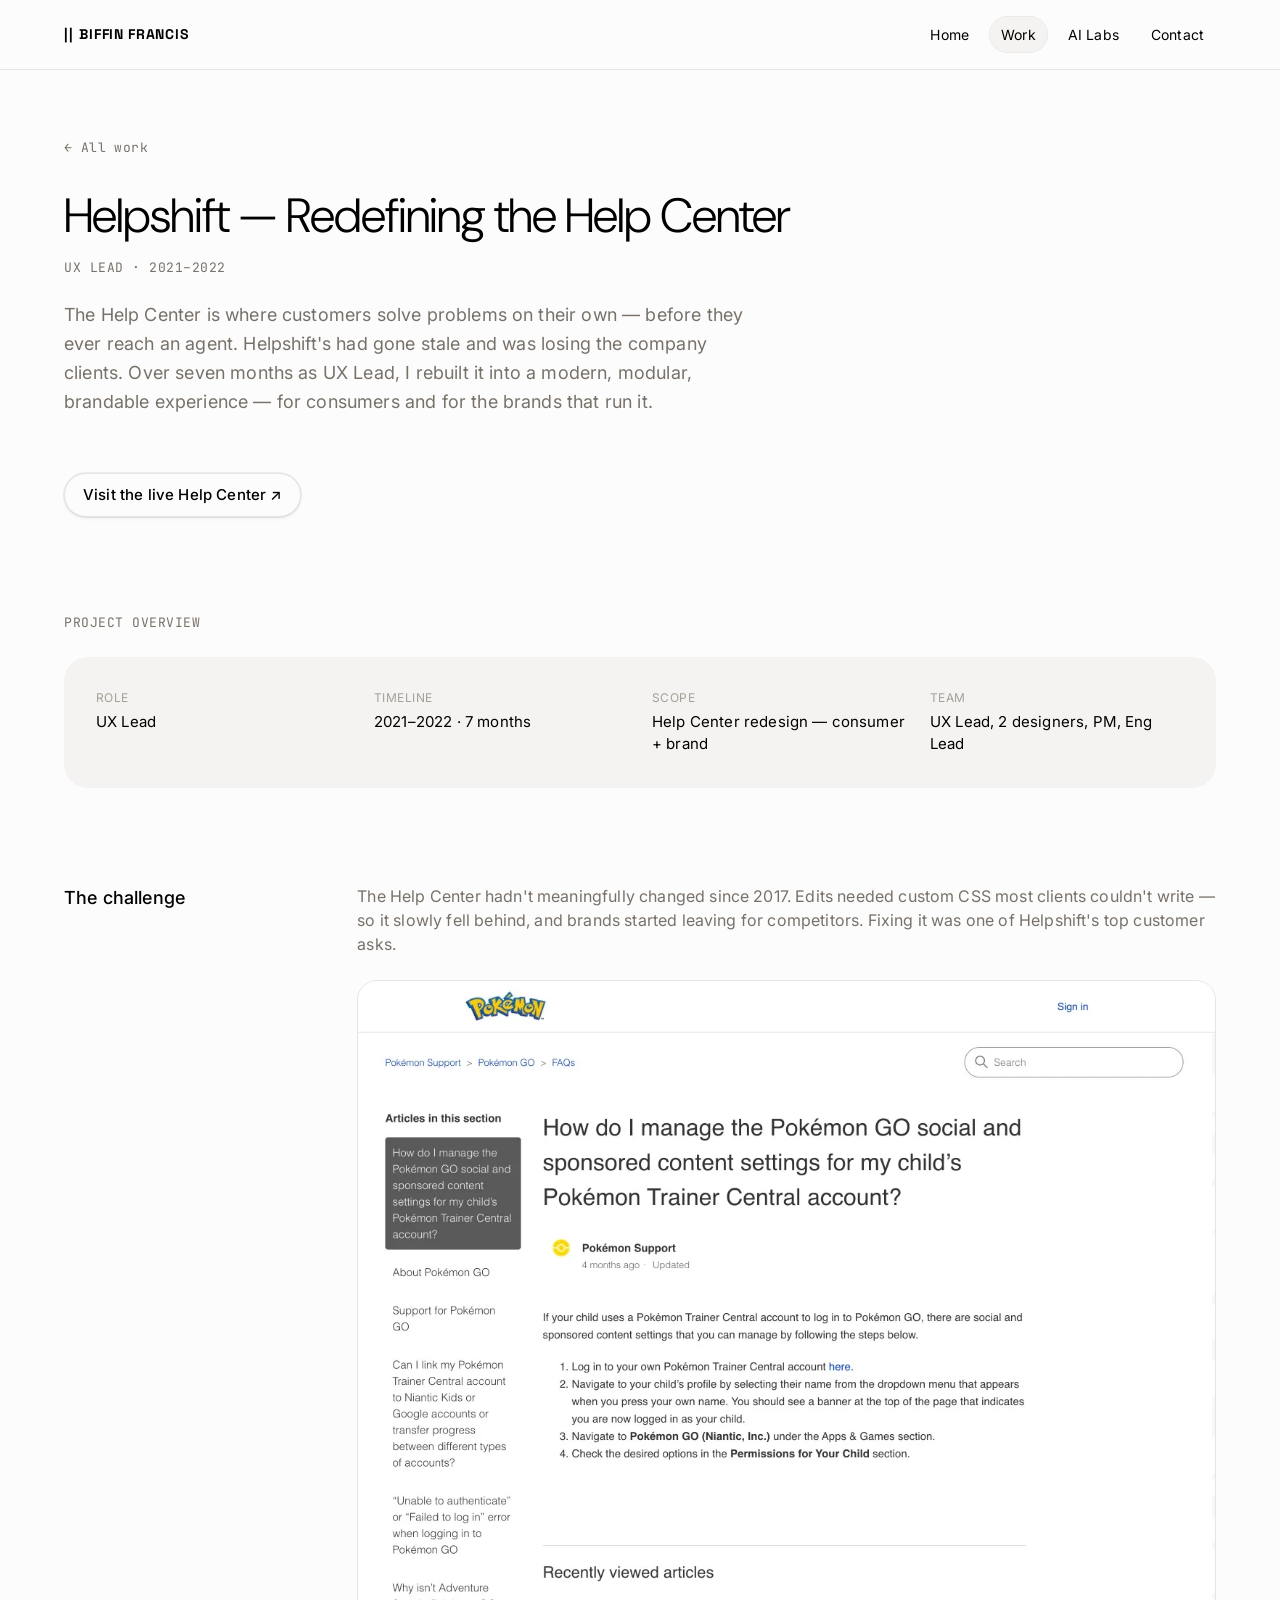
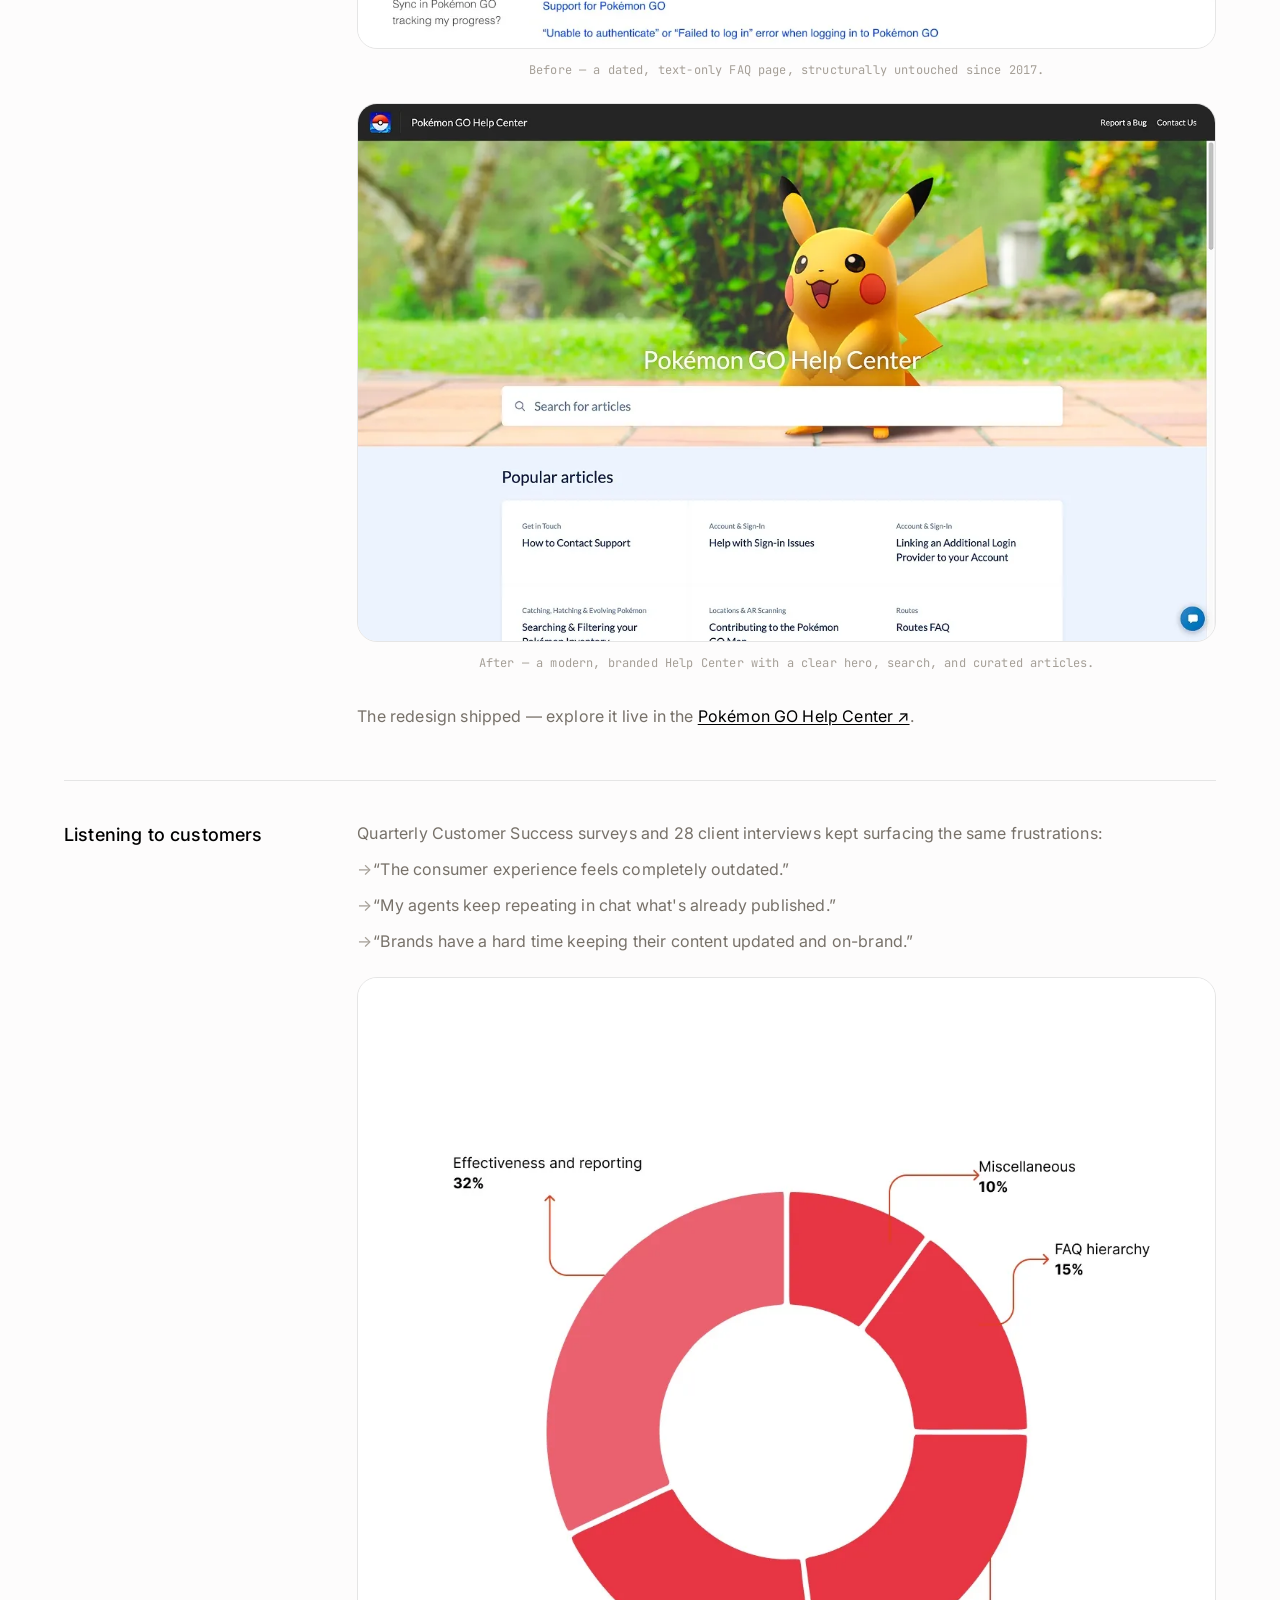
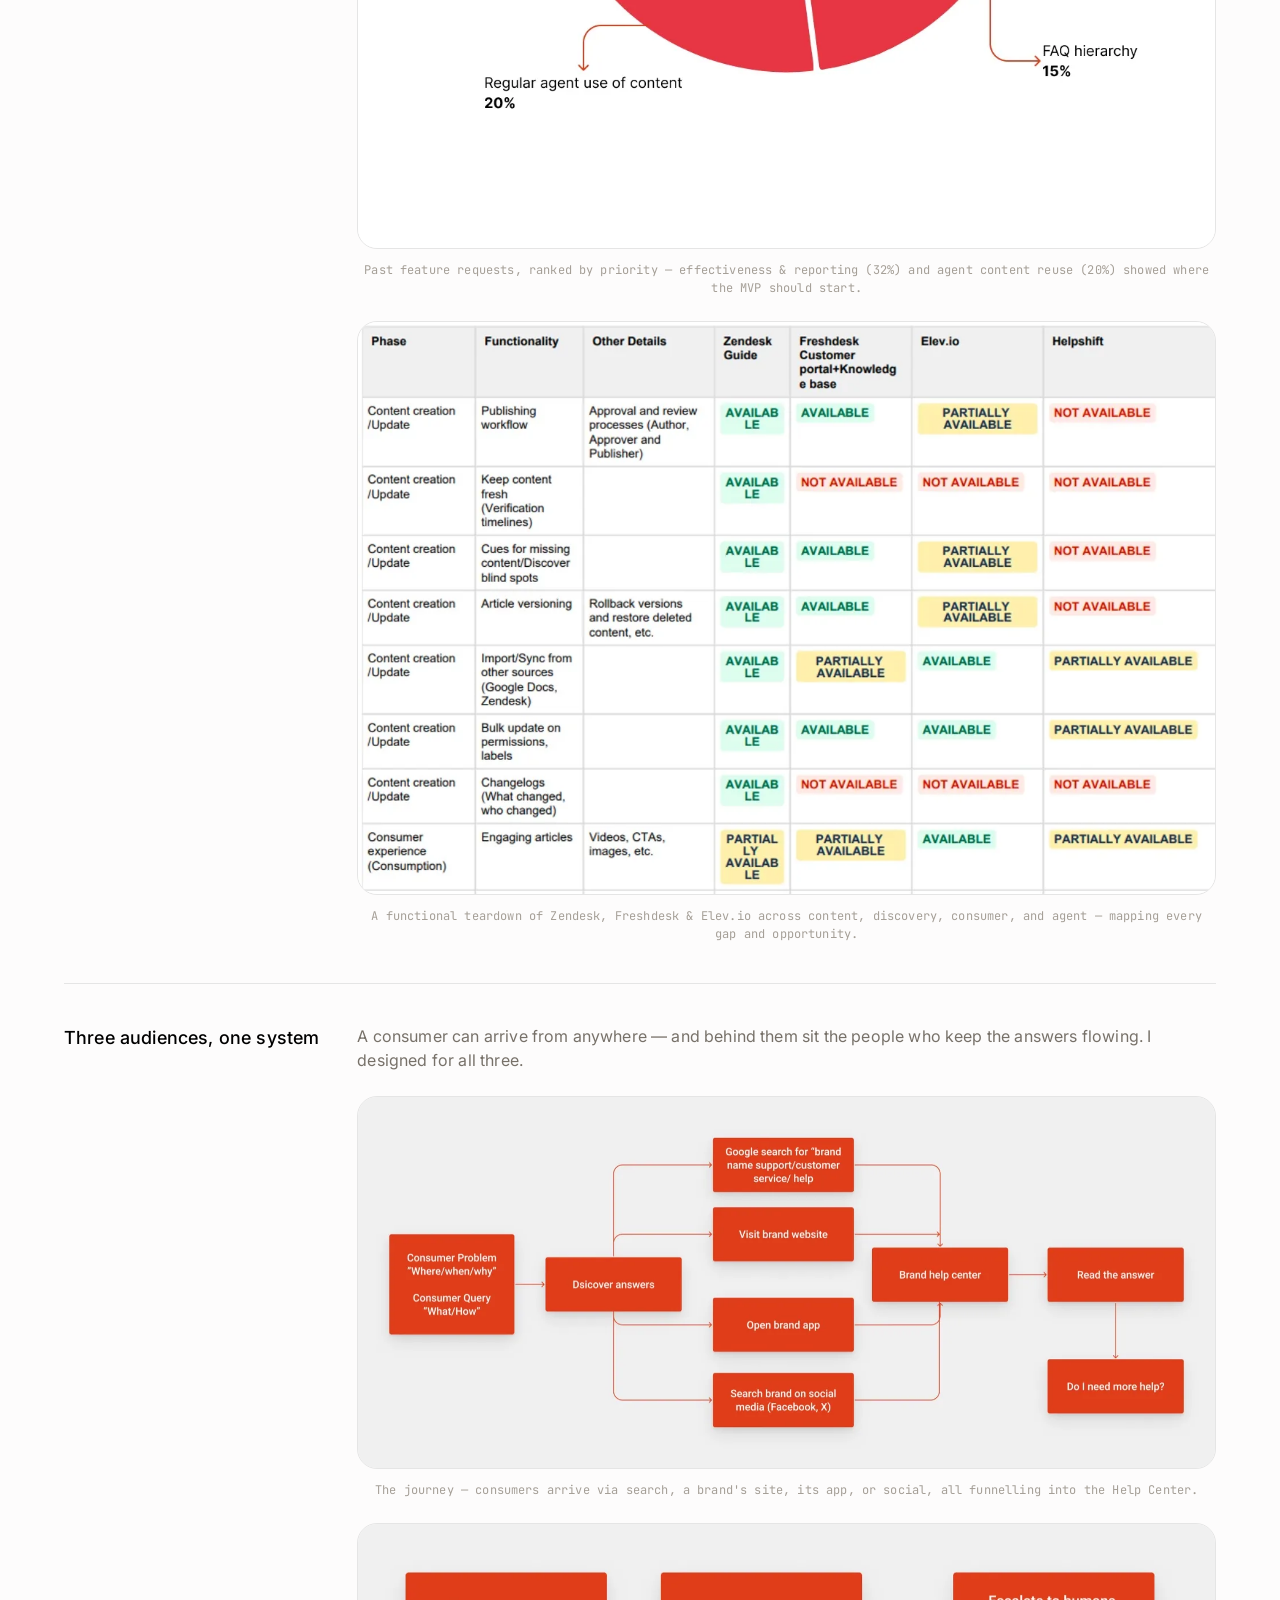
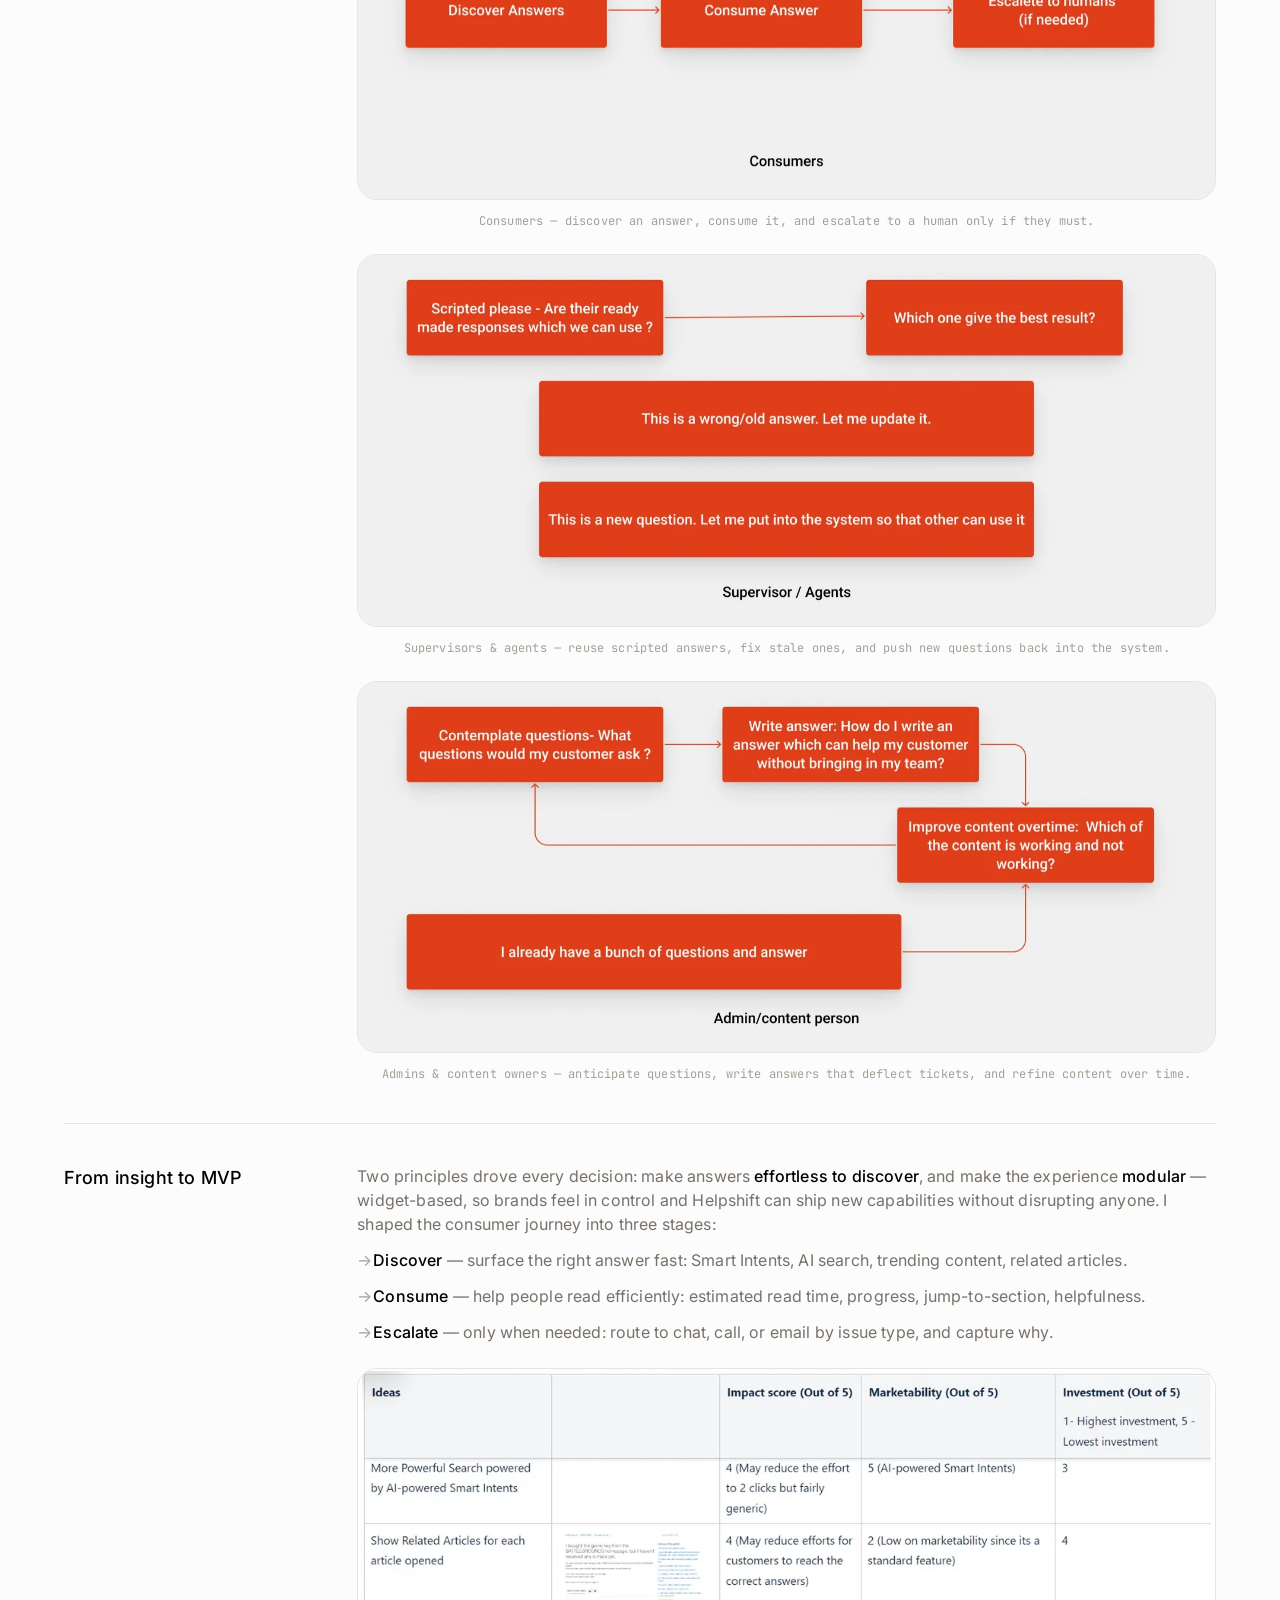
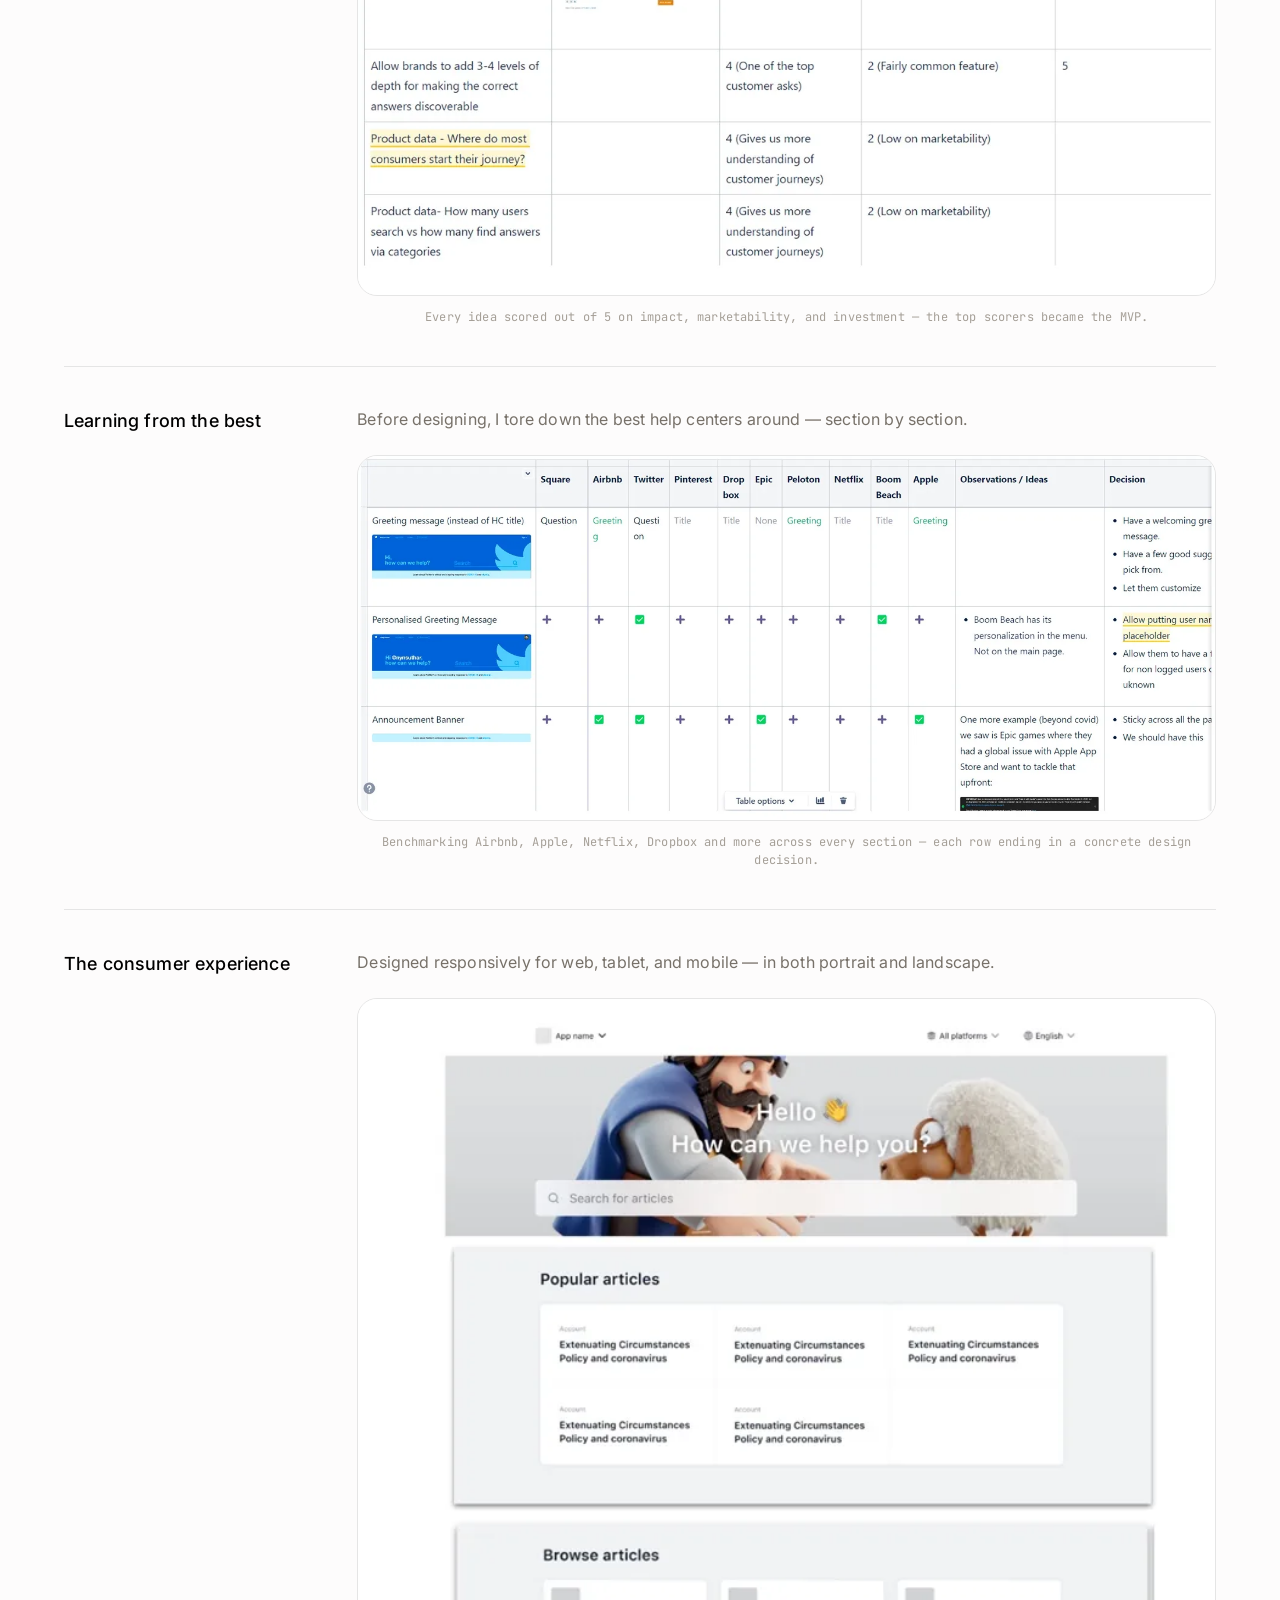
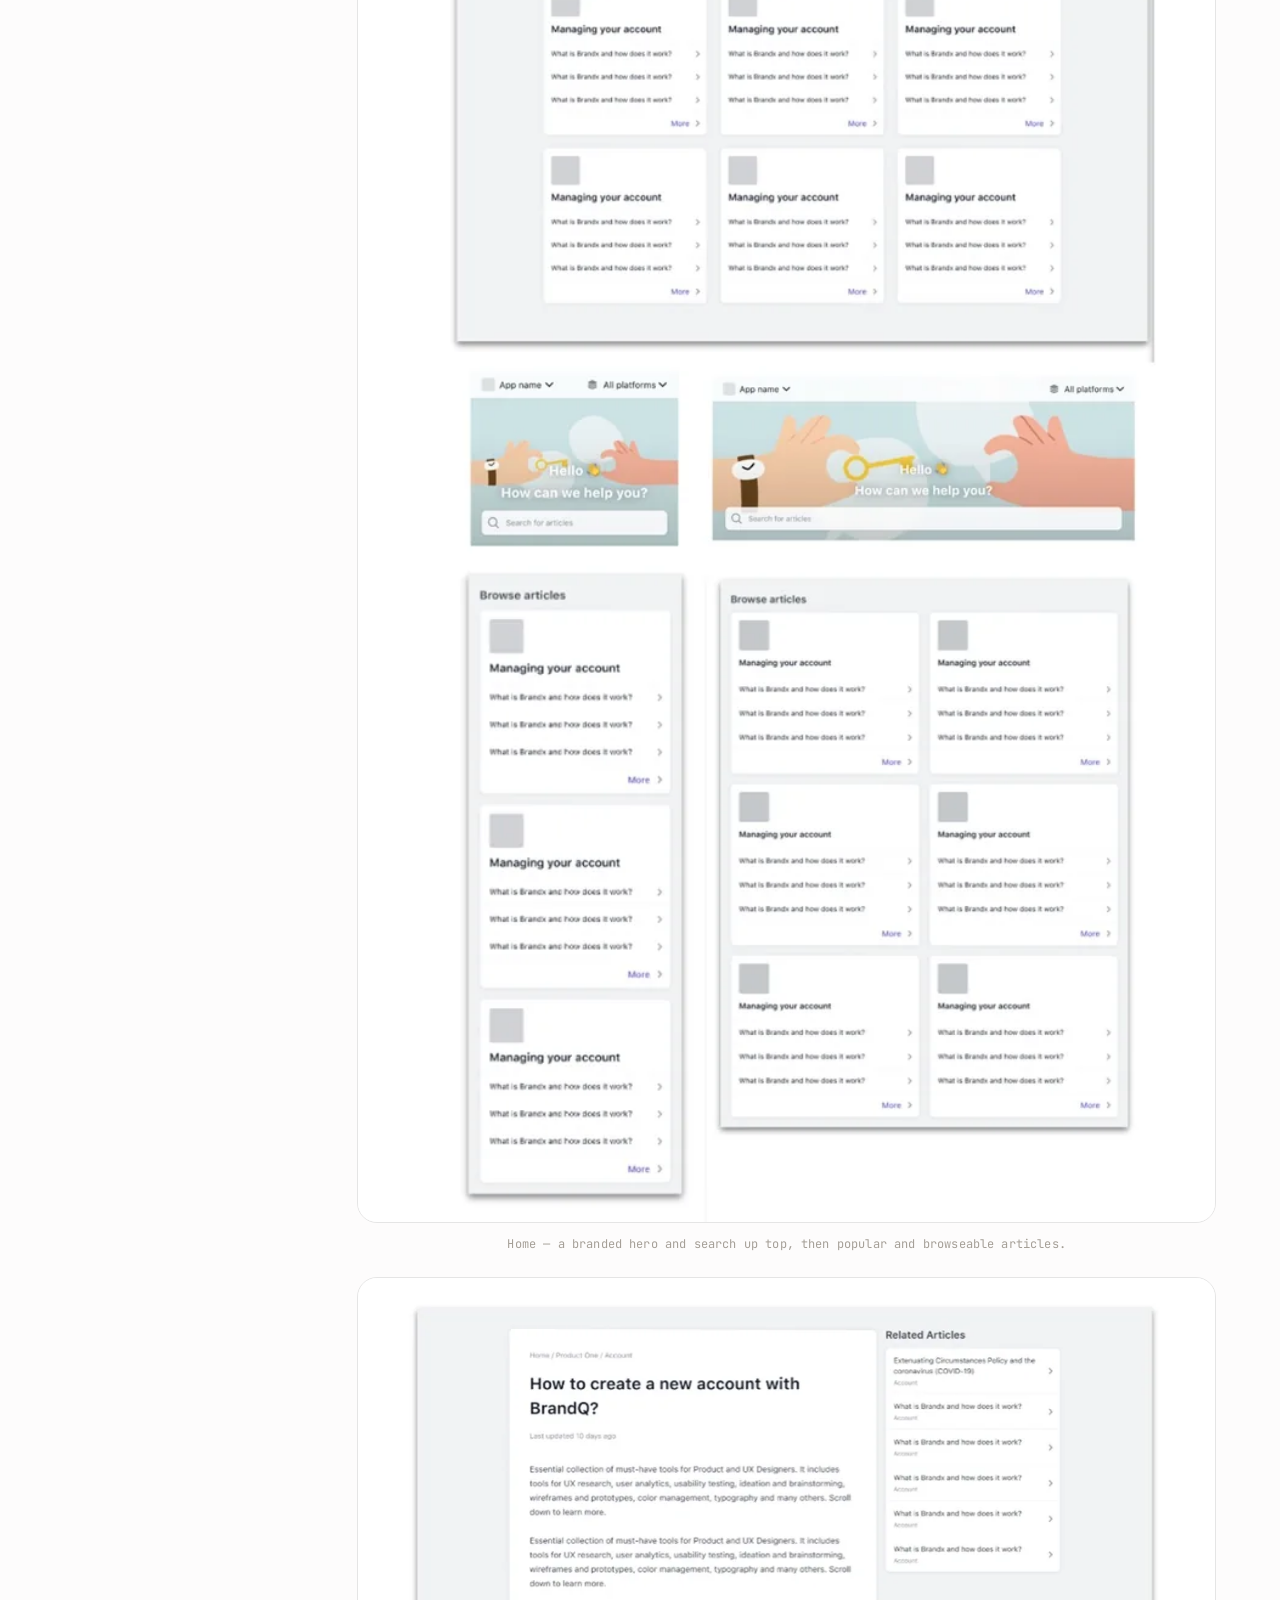
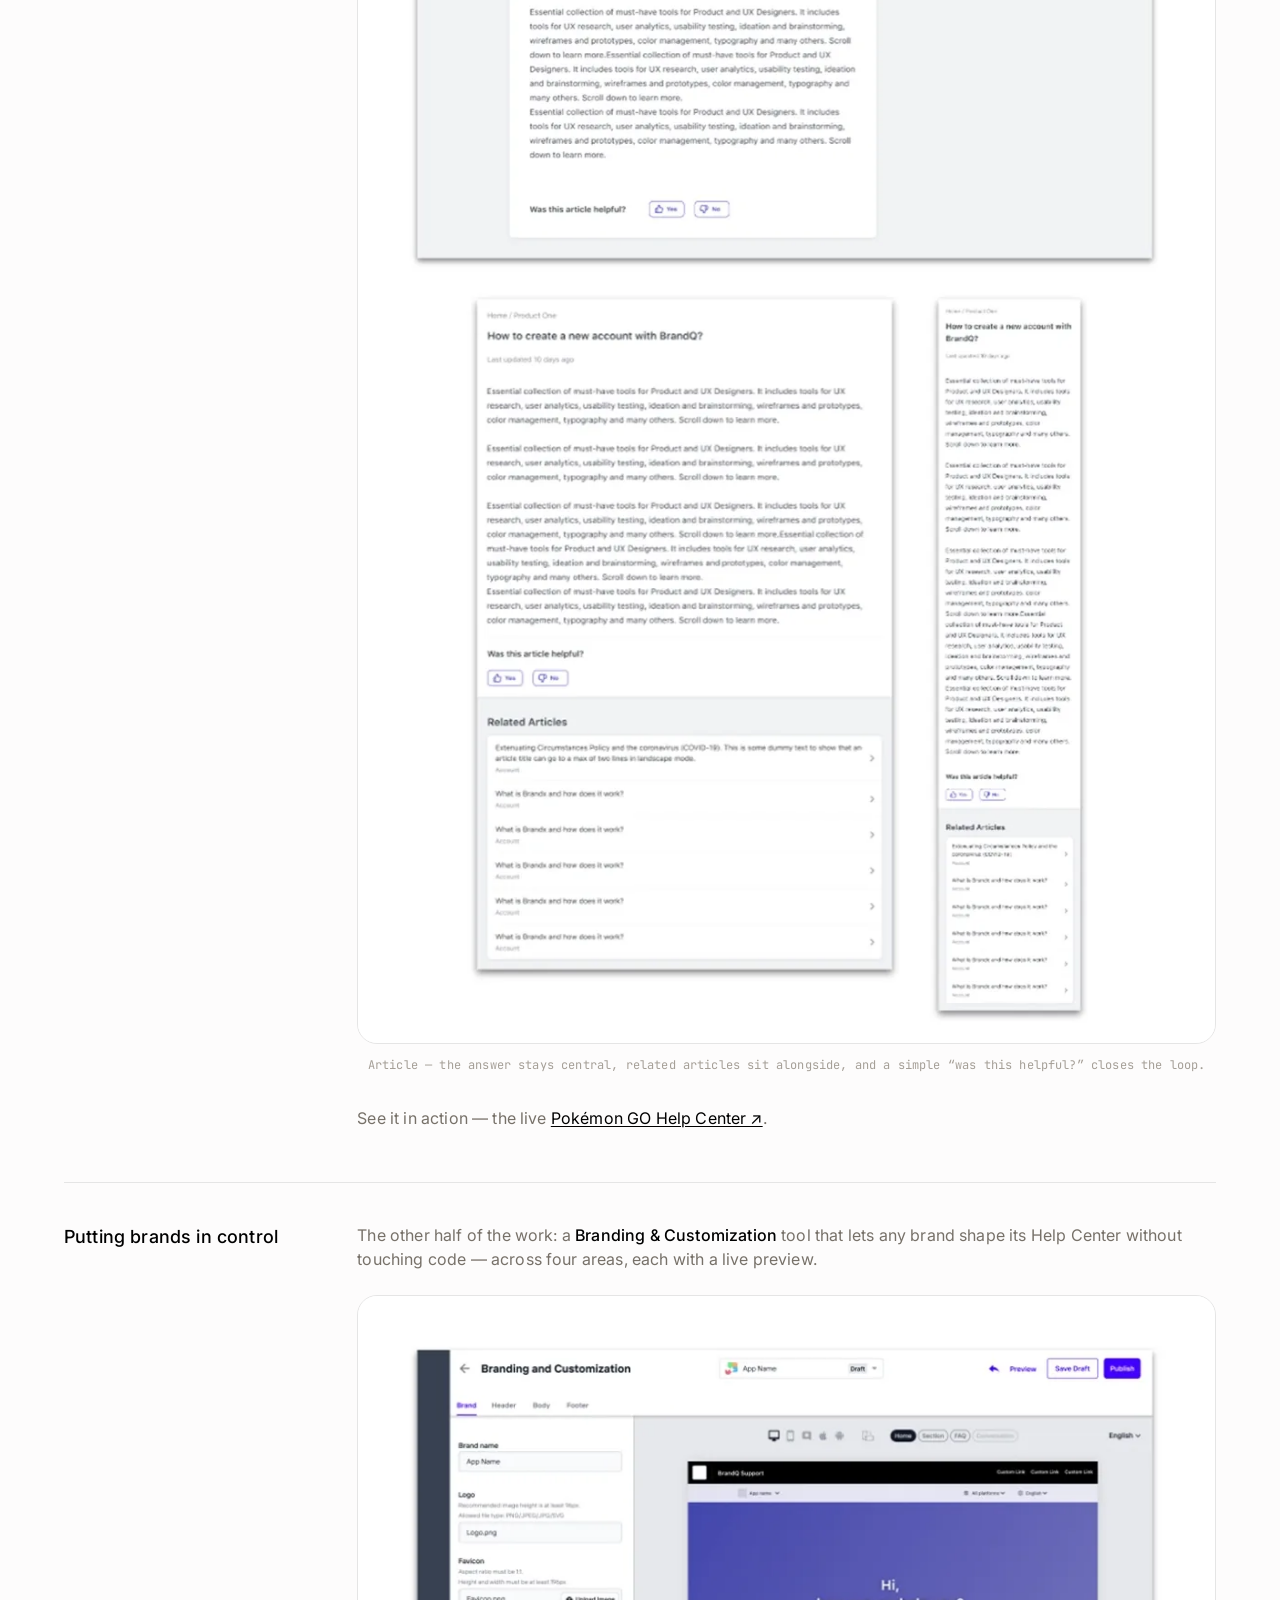
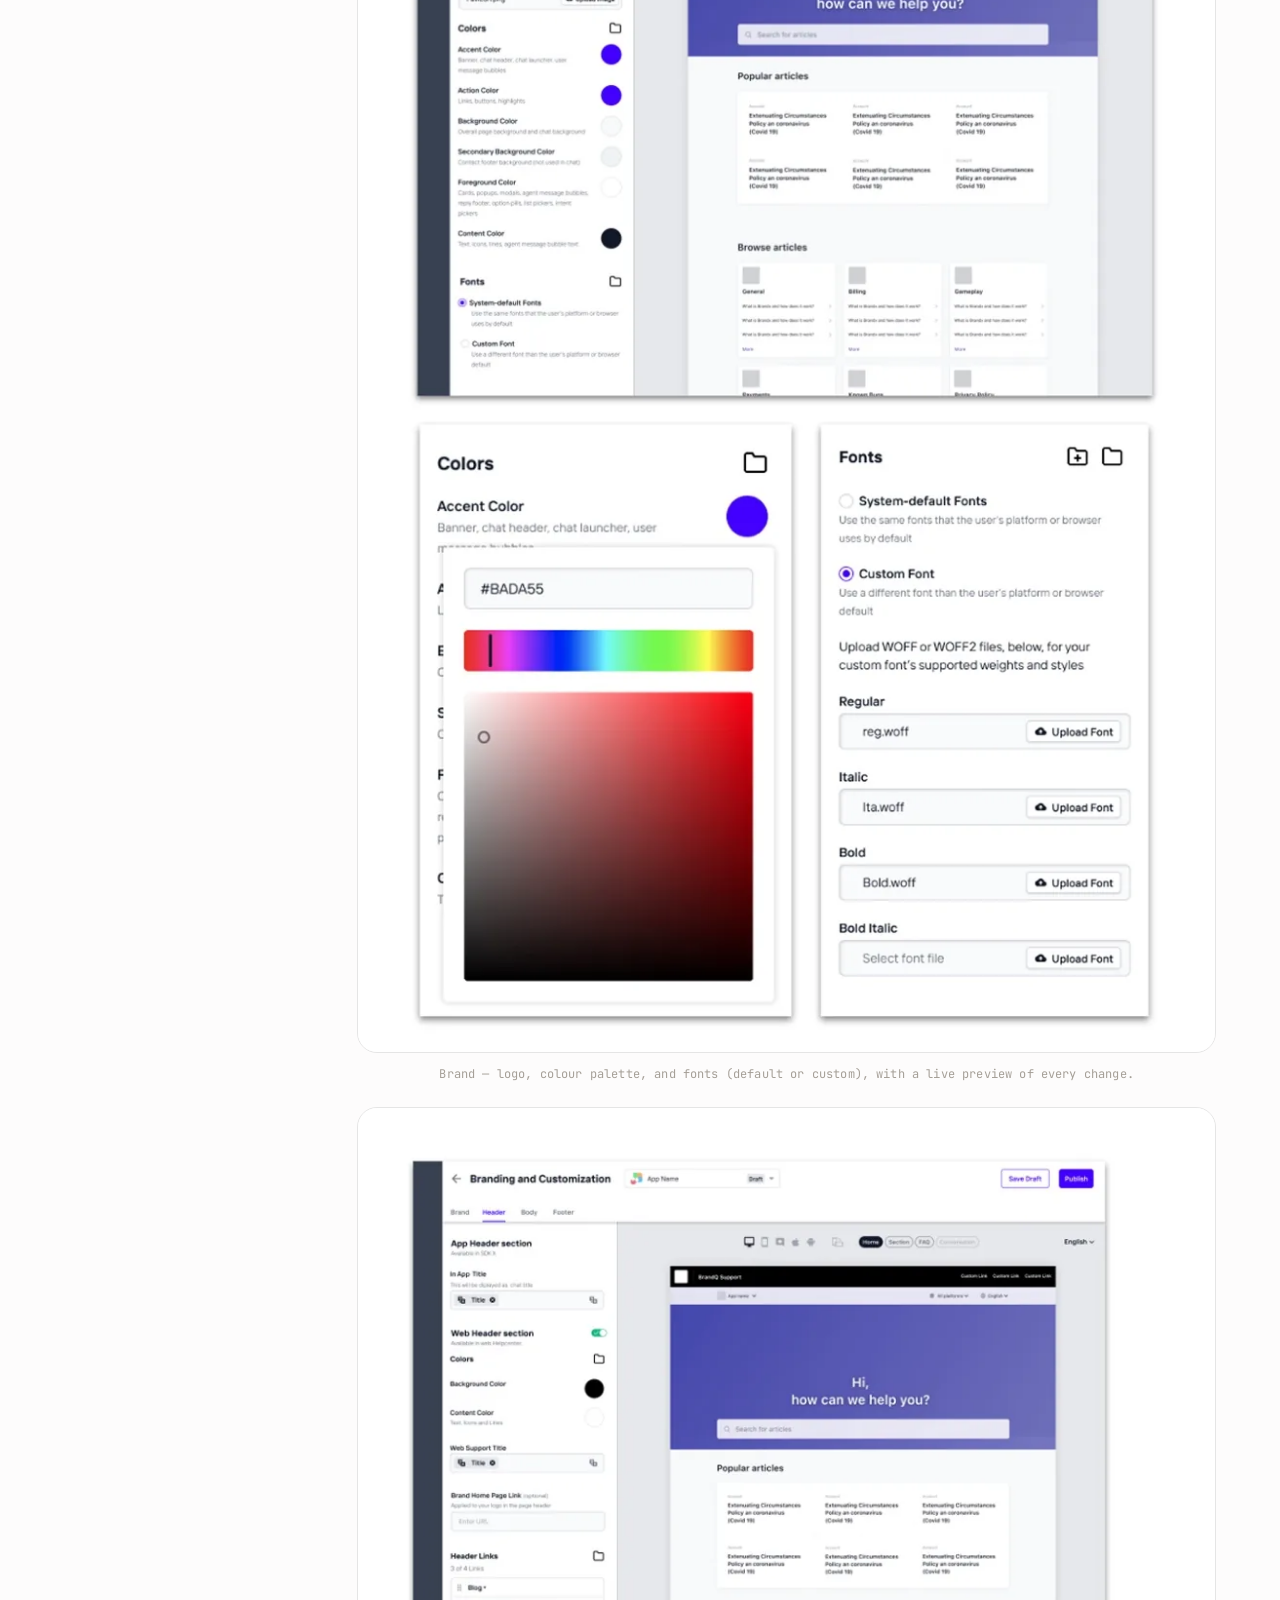
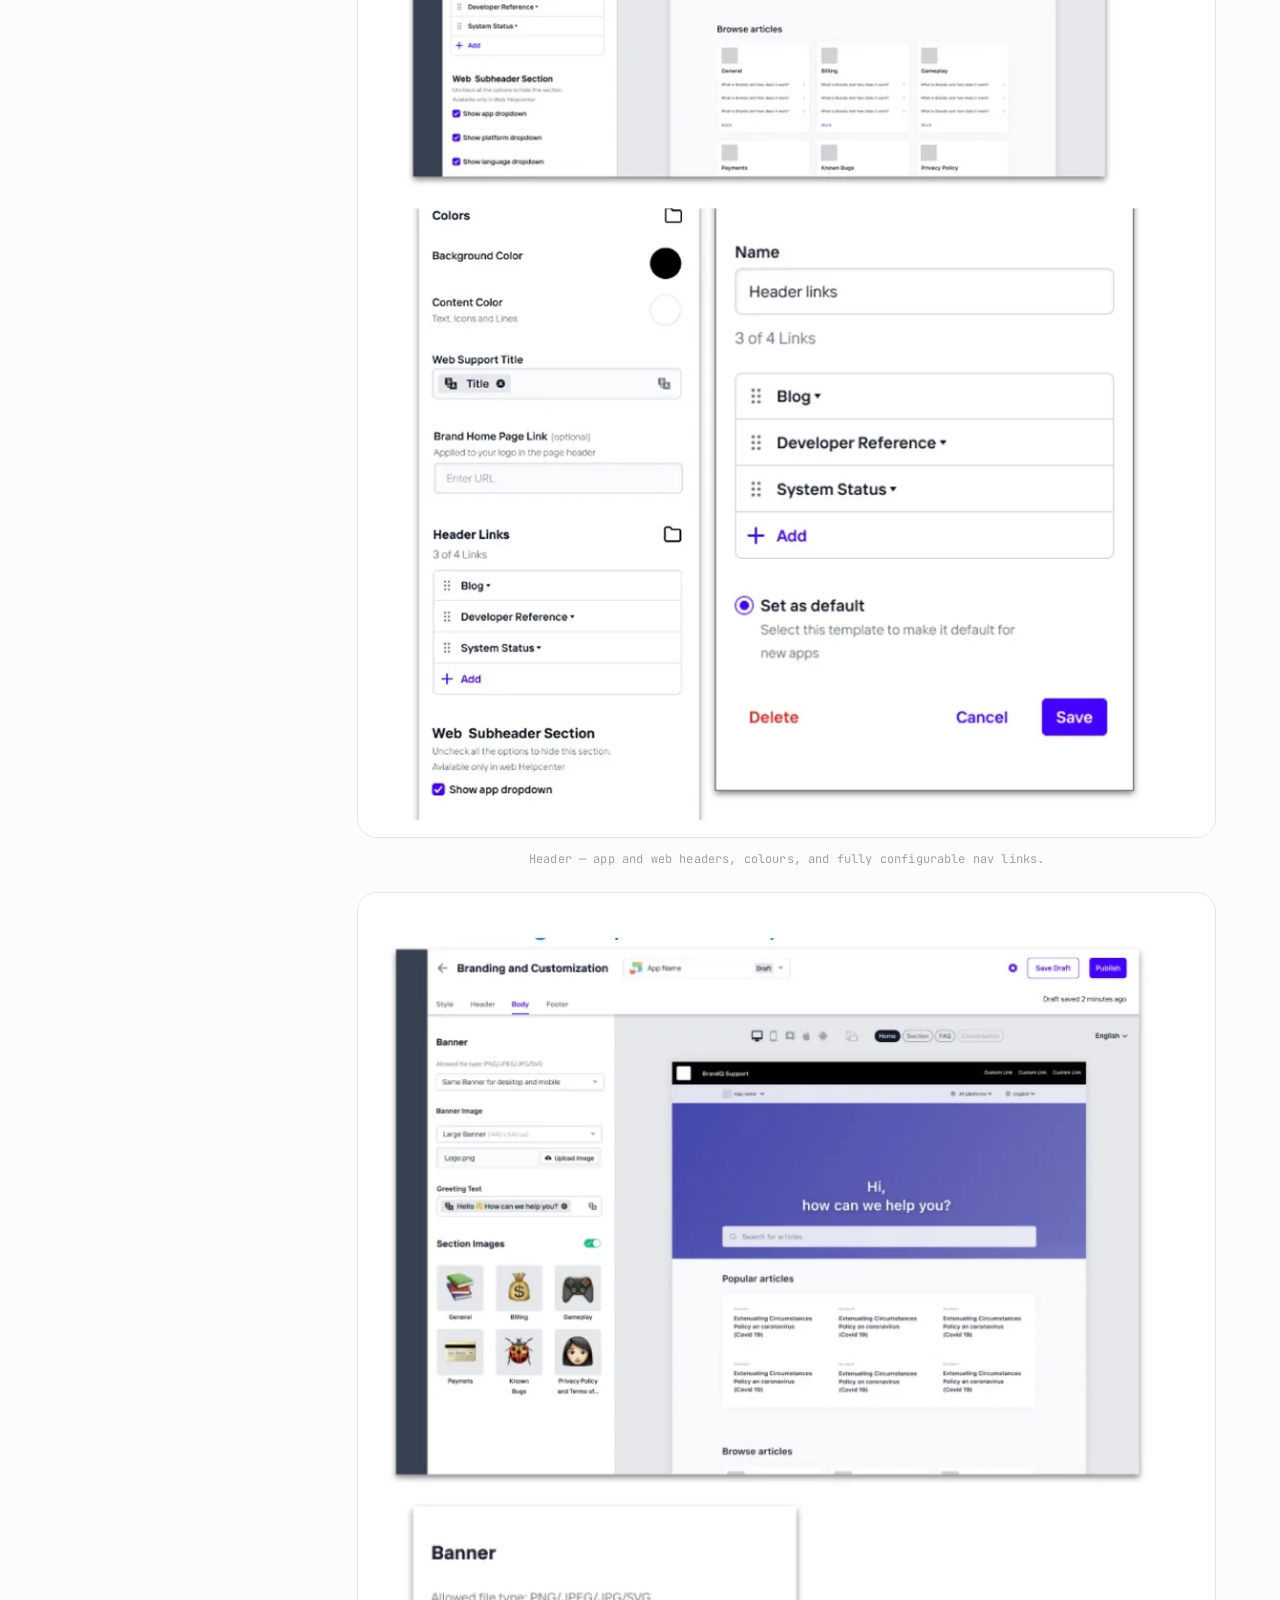
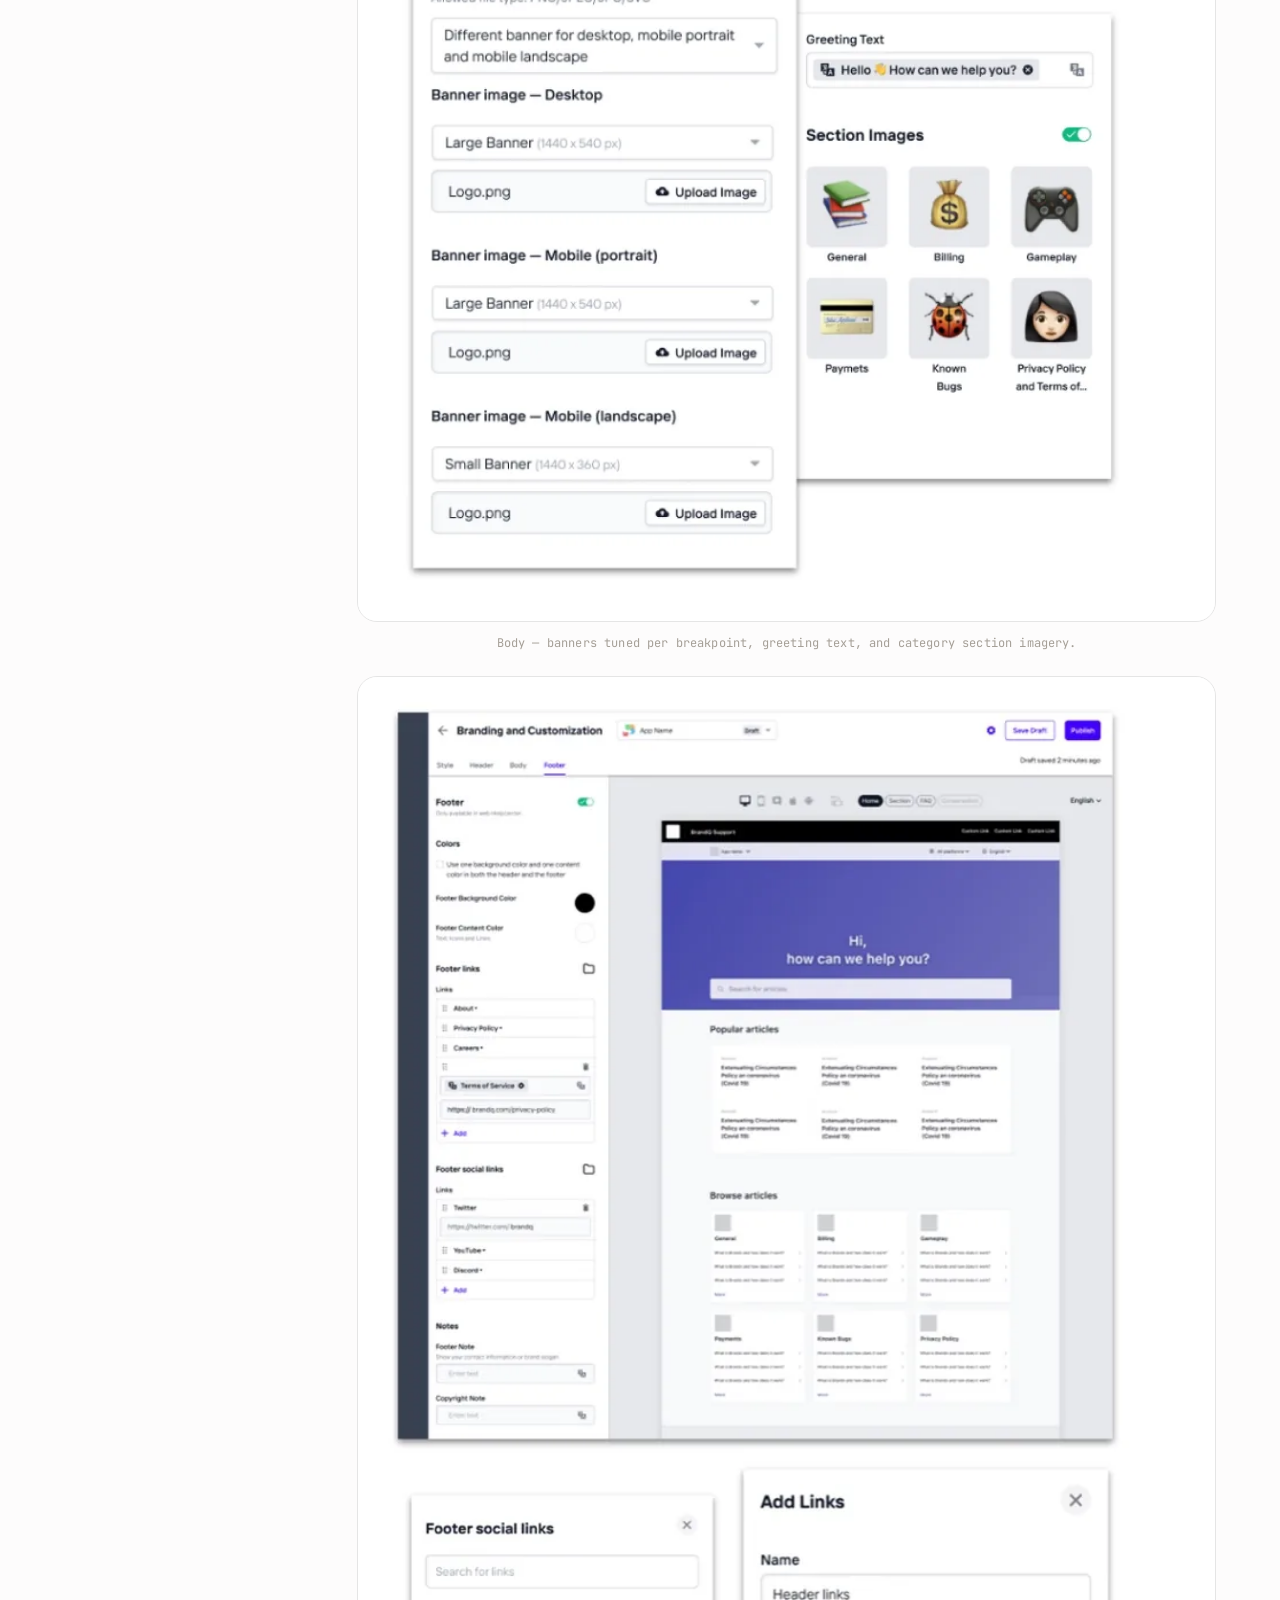
<file: project-helpshift.html>
<!DOCTYPE html>
<html lang="en">
<head>
  <meta charset="UTF-8" />
  <meta name="viewport" content="width=device-width, initial-scale=1.0" />
  <link rel="icon" href="/favicon.ico" sizes="any" />
  <link rel="icon" href="/favicon.svg" type="image/svg+xml" />
  <link rel="apple-touch-icon" href="/apple-touch-icon.png" />
  <link rel="manifest" href="/site.webmanifest" />
  <meta name="theme-color" content="#fdfcfc" />
  <title>Helpshift — Biffin Francis</title>
  <meta name="description" content="Helpshift case study — rebuilding a stale support Help Center into a modern, modular, brandable self-service experience for consumers and the brands that run it." />
  <link rel="preconnect" href="https://fonts.googleapis.com" />
  <link rel="preconnect" href="https://fonts.gstatic.com" crossorigin />
  <link href="https://fonts.googleapis.com/css2?family=DM+Sans:wght@300&family=Inter:wght@400;500&family=Space+Grotesk:wght@700&family=JetBrains+Mono&display=swap" rel="stylesheet" />
  <link rel="stylesheet" href="styles.css" />
  <link rel="canonical" href="https://biffin.github.io/project-helpshift.html" />
  <meta property="og:type" content="article" />
  <meta property="og:site_name" content="Biffin Francis" />
  <meta property="og:title" content="Helpshift — Biffin Francis" />
  <meta property="og:description" content="Helpshift case study — rebuilding a stale support Help Center into a modern, modular, brandable self-service experience for consumers and the brands that run it." />
  <meta property="og:url" content="https://biffin.github.io/project-helpshift.html" />
  <meta property="og:image" content="https://biffin.github.io/images/og-cover.png" />
  <meta property="og:image:width" content="1200" />
  <meta property="og:image:height" content="630" />
  <meta name="twitter:card" content="summary_large_image" />
  <meta name="twitter:title" content="Helpshift — Biffin Francis" />
  <meta name="twitter:description" content="Helpshift case study — rebuilding a stale support Help Center into a modern, modular, brandable self-service experience for consumers and the brands that run it." />
  <meta name="twitter:image" content="https://biffin.github.io/images/og-cover.png" />
  <script type="application/ld+json">{"@context":"https://schema.org","@type":"CreativeWork","name":"Helpshift — Biffin Francis","headline":"Helpshift — Redefining the Help Center","url":"https://biffin.github.io/project-helpshift.html","image":"https://biffin.github.io/images/og-cover.png","description":"Helpshift case study — rebuilding a stale support Help Center into a modern, modular, brandable self-service experience for consumers and the brands that run it.","author":{"@type":"Person","name":"Biffin Francis","url":"https://biffin.github.io/"}}</script>
</head>
<body>
  <div id="site-nav"></div>

  <main>
    <!-- Hero -->
    <section class="section--tight">
      <div class="container">
        <a class="case-back" href="work.html">← All work</a>
        <h1 class="display mt-32">Helpshift — Redefining the Help Center</h1>
        <p class="eyebrow mt-16">UX Lead · 2021–2022</p>
        <p class="hero__intro mt-24" style="max-width: 680px;">
          The Help Center is where customers solve problems on their own — before they ever reach an
          agent. Helpshift's had gone stale and was losing the company clients. Over seven months as
          UX Lead, I rebuilt it into a modern, modular, brandable experience — for consumers and for
          the brands that run it.
        </p>
        <div class="hero__cta">
          <a class="btn btn--secondary mt-24" href="https://niantic.helpshift.com/hc/en/6-pokemon-go/" target="_blank" rel="noopener">Visit the live Help Center ↗</a>
        </div>
      </div>
    </section>

    <!-- Overview -->
    <section class="section--compact">
      <div class="container">
        <p class="eyebrow">Project overview</p>
        <div class="card card--large mt-24">
          <div class="case-overview">
            <div class="case-overview__item">
              <span class="case-overview__label">Role</span>
              <span class="case-overview__value">UX Lead</span>
            </div>
            <div class="case-overview__item">
              <span class="case-overview__label">Timeline</span>
              <span class="case-overview__value">2021–2022 · 7 months</span>
            </div>
            <div class="case-overview__item">
              <span class="case-overview__label">Scope</span>
              <span class="case-overview__value">Help Center redesign — consumer + brand</span>
            </div>
            <div class="case-overview__item">
              <span class="case-overview__label">Team</span>
              <span class="case-overview__value">UX Lead, 2 designers, PM, Eng Lead</span>
            </div>
          </div>
        </div>
      </div>
    </section>

    <!-- Body -->
    <section class="section--tight">
      <div class="container stack-40">

        <div class="case-block">
          <div class="case-block__title">The challenge</div>
          <div class="case-block__body">
            <p>The Help Center hadn't meaningfully changed since 2017. Edits needed custom CSS most
            clients couldn't write — so it slowly fell behind, and brands started leaving for
            competitors. Fixing it was one of Helpshift's top customer asks.</p>
            <figure class="case-figure case-figure--inline">
              <img src="images/helpshift-old-design.webp" alt="The old Helpshift Help Center — a dated, text-heavy FAQ article page" width="1181" height="920" loading="eager" fetchpriority="high" decoding="async" />
              <figcaption>Before — a dated, text-only FAQ page, structurally untouched since 2017.</figcaption>
            </figure>
            <figure class="case-figure case-figure--inline">
              <img src="images/helpshift-new-design.webp" alt="The redesigned Helpshift Help Center — a modern landing page with a branded hero, search, and popular articles" width="1192" height="748" loading="lazy" decoding="async" />
              <figcaption>After — a modern, branded Help Center with a clear hero, search, and curated articles.</figcaption>
            </figure>
            <p>The redesign shipped — explore it live in the
            <a href="https://niantic.helpshift.com/hc/en/6-pokemon-go/" target="_blank" rel="noopener">Pokémon GO Help Center ↗</a>.</p>
          </div>
        </div>

        <hr class="case-divider" />

        <div class="case-block">
          <div class="case-block__title">Listening to customers</div>
          <div class="case-block__body">
            <p>Quarterly Customer Success surveys and 28 client interviews kept surfacing the same
            frustrations:</p>
            <ul>
              <li>“The consumer experience feels completely outdated.”</li>
              <li>“My agents keep repeating in chat what's already published.”</li>
              <li>“Brands have a hard time keeping their content updated and on-brand.”</li>
            </ul>
            <figure class="case-figure case-figure--inline">
              <img src="images/helpshift-feature-priority.webp" alt="Donut chart of past feature requests by priority — Effectiveness and reporting 32%, Regular agent use of content 20%, FAQ hierarchy 15% and 15%, Miscellaneous 10%" width="1182" height="1200" loading="lazy" decoding="async" />
              <figcaption>Past feature requests, ranked by priority — effectiveness &amp; reporting (32%) and agent content reuse (20%) showed where the MVP should start.</figcaption>
            </figure>
            <figure class="case-figure case-figure--inline">
              <img src="images/helpshift-competitive-analysis.webp" alt="Functional competitive analysis table comparing Zendesk, Freshdesk, Elev.io and Helpshift across content creation, consumer experience, content discovery and agent phases" width="1176" height="785" loading="lazy" decoding="async" />
              <figcaption>A functional teardown of Zendesk, Freshdesk &amp; Elev.io across content, discovery, consumer, and agent — mapping every gap and opportunity.</figcaption>
            </figure>
          </div>
        </div>

        <hr class="case-divider" />

        <div class="case-block">
          <div class="case-block__title">Three audiences, one system</div>
          <div class="case-block__body">
            <p>A consumer can arrive from anywhere — and behind them sit the people who keep the
            answers flowing. I designed for all three.</p>
            <figure class="case-figure case-figure--inline">
              <img src="images/helpshift-journey.webp" alt="End-to-end Help Center journey — a consumer problem or query flows through search, brand website, brand app, or social into the brand help center, then reading the answer and deciding if more help is needed" width="1500" height="649" loading="lazy" decoding="async" />
              <figcaption>The journey — consumers arrive via search, a brand's site, its app, or social, all funnelling into the Help Center.</figcaption>
            </figure>
            <figure class="case-figure case-figure--inline">
              <img src="images/helpshift-persona-consumers.webp" alt="Consumer persona flow — Discover Answers, Consume Answer, Escalate to humans if needed" width="1500" height="482" loading="lazy" decoding="async" />
              <figcaption>Consumers — discover an answer, consume it, and escalate to a human only if they must.</figcaption>
            </figure>
            <figure class="case-figure case-figure--inline">
              <img src="images/helpshift-persona-agent.webp" alt="Supervisor and agent persona flow — finding scripted ready-made responses, identifying which gives the best result, updating wrong or old answers, and adding new questions into the system" width="1500" height="649" loading="lazy" decoding="async" />
              <figcaption>Supervisors &amp; agents — reuse scripted answers, fix stale ones, and push new questions back into the system.</figcaption>
            </figure>
            <figure class="case-figure case-figure--inline">
              <img src="images/helpshift-persona-admin.webp" alt="Admin and content person flow — contemplating what questions customers would ask, writing answers that help without involving the team, and improving content over time" width="1500" height="649" loading="lazy" decoding="async" />
              <figcaption>Admins &amp; content owners — anticipate questions, write answers that deflect tickets, and refine content over time.</figcaption>
            </figure>
          </div>
        </div>

        <hr class="case-divider" />

        <div class="case-block">
          <div class="case-block__title">From insight to MVP</div>
          <div class="case-block__body">
            <p>Two principles drove every decision: make answers <strong>effortless to
            discover</strong>, and make the experience <strong>modular</strong> — widget-based, so
            brands feel in control and Helpshift can ship new capabilities without disrupting anyone.
            I shaped the consumer journey into three stages:</p>
            <ul>
              <li><strong>Discover</strong> — surface the right answer fast: Smart Intents, AI search, trending content, related articles.</li>
              <li><strong>Consume</strong> — help people read efficiently: estimated read time, progress, jump-to-section, helpfulness.</li>
              <li><strong>Escalate</strong> — only when needed: route to chat, call, or email by issue type, and capture why.</li>
            </ul>
            <figure class="case-figure case-figure--inline">
              <img src="images/helpshift-mvp-scoring.webp" alt="Idea scoring table rating each idea out of 5 on impact, marketability, and investment required, used to define the MVP" width="1127" height="692" loading="lazy" decoding="async" />
              <figcaption>Every idea scored out of 5 on impact, marketability, and investment — the top scorers became the MVP.</figcaption>
            </figure>
          </div>
        </div>

        <hr class="case-divider" />

        <div class="case-block">
          <div class="case-block__title">Learning from the best</div>
          <div class="case-block__body">
            <p>Before designing, I tore down the best help centers around — section by section.</p>
            <figure class="case-figure case-figure--inline">
              <img src="images/helpshift-design-research.webp" alt="Section-by-section design research table benchmarking greeting, search, popular articles and more across Squarespace, Airbnb, Twitter, Pinterest, Dropbox, Epic, Peloton, Netflix and Apple, with observations and a decision for each" width="1473" height="626" loading="lazy" decoding="async" />
              <figcaption>Benchmarking Airbnb, Apple, Netflix, Dropbox and more across every section — each row ending in a concrete design decision.</figcaption>
            </figure>
          </div>
        </div>

        <hr class="case-divider" />

        <div class="case-block">
          <div class="case-block__title">The consumer experience</div>
          <div class="case-block__body">
            <p>Designed responsively for web, tablet, and mobile — in both portrait and landscape.</p>
            <figure class="case-figure case-figure--inline">
              <img src="images/helpshift-enduser-home.webp" alt="Redesigned Help Center home page — a branded hero with 'how can we help you?' and search, popular articles, and browseable article categories, shown on web and mobile" width="705" height="1500" loading="lazy" decoding="async" />
              <figcaption>Home — a branded hero and search up top, then popular and browseable articles.</figcaption>
            </figure>
            <figure class="case-figure case-figure--inline">
              <img src="images/helpshift-enduser-article.webp" alt="Redesigned Help Center article page — the answer content with related articles in a sidebar and a 'was this article helpful?' feedback control, shown on web and mobile" width="941" height="1500" loading="lazy" decoding="async" />
              <figcaption>Article — the answer stays central, related articles sit alongside, and a simple “was this helpful?” closes the loop.</figcaption>
            </figure>
            <p>See it in action — the live
            <a href="https://niantic.helpshift.com/hc/en/6-pokemon-go/" target="_blank" rel="noopener">Pokémon GO Help Center ↗</a>.</p>
          </div>
        </div>

        <hr class="case-divider" />

        <div class="case-block">
          <div class="case-block__title">Putting brands in control</div>
          <div class="case-block__body">
            <p>The other half of the work: a <strong>Branding &amp; Customization</strong> tool that
            lets any brand shape its Help Center without touching code — across four areas, each with
            a live preview.</p>
            <figure class="case-figure case-figure--inline">
              <img src="images/helpshift-agent-brand.webp" alt="Branding & Customization — Brand tab: brand name, logo, colour palette (accent, action, background, foreground) and system-default or custom font upload, with a live Help Center preview" width="879" height="1391" loading="lazy" decoding="async" />
              <figcaption>Brand — logo, colour palette, and fonts (default or custom), with a live preview of every change.</figcaption>
            </figure>
            <figure class="case-figure case-figure--inline">
              <img src="images/helpshift-agent-header.webp" alt="Branding & Customization — Header tab: app and web header sections, colours, configurable header links, and web subheader options" width="897" height="1391" loading="lazy" decoding="async" />
              <figcaption>Header — app and web headers, colours, and fully configurable nav links.</figcaption>
            </figure>
            <figure class="case-figure case-figure--inline">
              <img src="images/helpshift-agent-body.webp" alt="Branding & Customization — Body tab: banner images per breakpoint (desktop, mobile portrait and landscape), greeting text, and category section images" width="897" height="1391" loading="lazy" decoding="async" />
              <figcaption>Body — banners tuned per breakpoint, greeting text, and category section imagery.</figcaption>
            </figure>
            <figure class="case-figure case-figure--inline">
              <img src="images/helpshift-agent-footer.webp" alt="Branding & Customization — Footer tab: footer colours, footer links, social links, and footer notes and copyright" width="747" height="1500" loading="lazy" decoding="async" />
              <figcaption>Footer — footer colours, links, social links, and copyright.</figcaption>
            </figure>
            <p>I validated the work in regular sessions at two levels — prototype (flow) and design
            (visual detail).</p>
          </div>
        </div>
      </div>
    </section>

    <!-- Impact -->
    <section class="section">
      <div class="container">
        <p class="eyebrow">The impact</p>
        <div class="stat-grid mt-24">
          <div class="card">
            <div class="stat__num">$90K</div>
            <div class="stat__label">Revenue generated in 4 months as clients opted into the new Help Center</div>
          </div>
          <div class="card">
            <div class="stat__num">1M+</div>
            <div class="stat__label">End users on the new Help Center across different clients</div>
          </div>
          <div class="card">
            <div class="stat__num">20%</div>
            <div class="stat__label">Drop in support tickets, resolved through self-service</div>
          </div>
          <div class="card">
            <div class="stat__num">2</div>
            <div class="stat__label">Experiences redesigned end-to-end — consumer and brand</div>
          </div>
        </div>
        <div class="hero__cta">
          <a class="btn btn--secondary mt-32" href="work.html">← Back to all work</a>
        </div>
      </div>
    </section>
  </main>

  <div id="site-footer">
    <!-- Static fallback: crawlable links for non-JS clients; main.js replaces this for visitors -->
    <nav class="footer-fallback" aria-label="Site links"><a href="index.html">Home</a><a href="work.html">Work</a><a href="ai.html">AI Lab</a><a href="project-credi8.html">Credi8</a><a href="project-sunlife.html">Sunlife</a><a href="project-helpshift.html">Helpshift</a><a href="project-bridgeathletic.html">BridgeAthletic</a><a href="project-monash.html">Monash</a><a href="project-infillcube.html">Infillcube</a><a href="ai-portfolio.html">Building this portfolio with Claude</a><a href="ai-ux-research.html">Usability testing with synthetic users</a></nav>
  </div>
  <script src="main.js"></script>
</body>
</html>
</file>
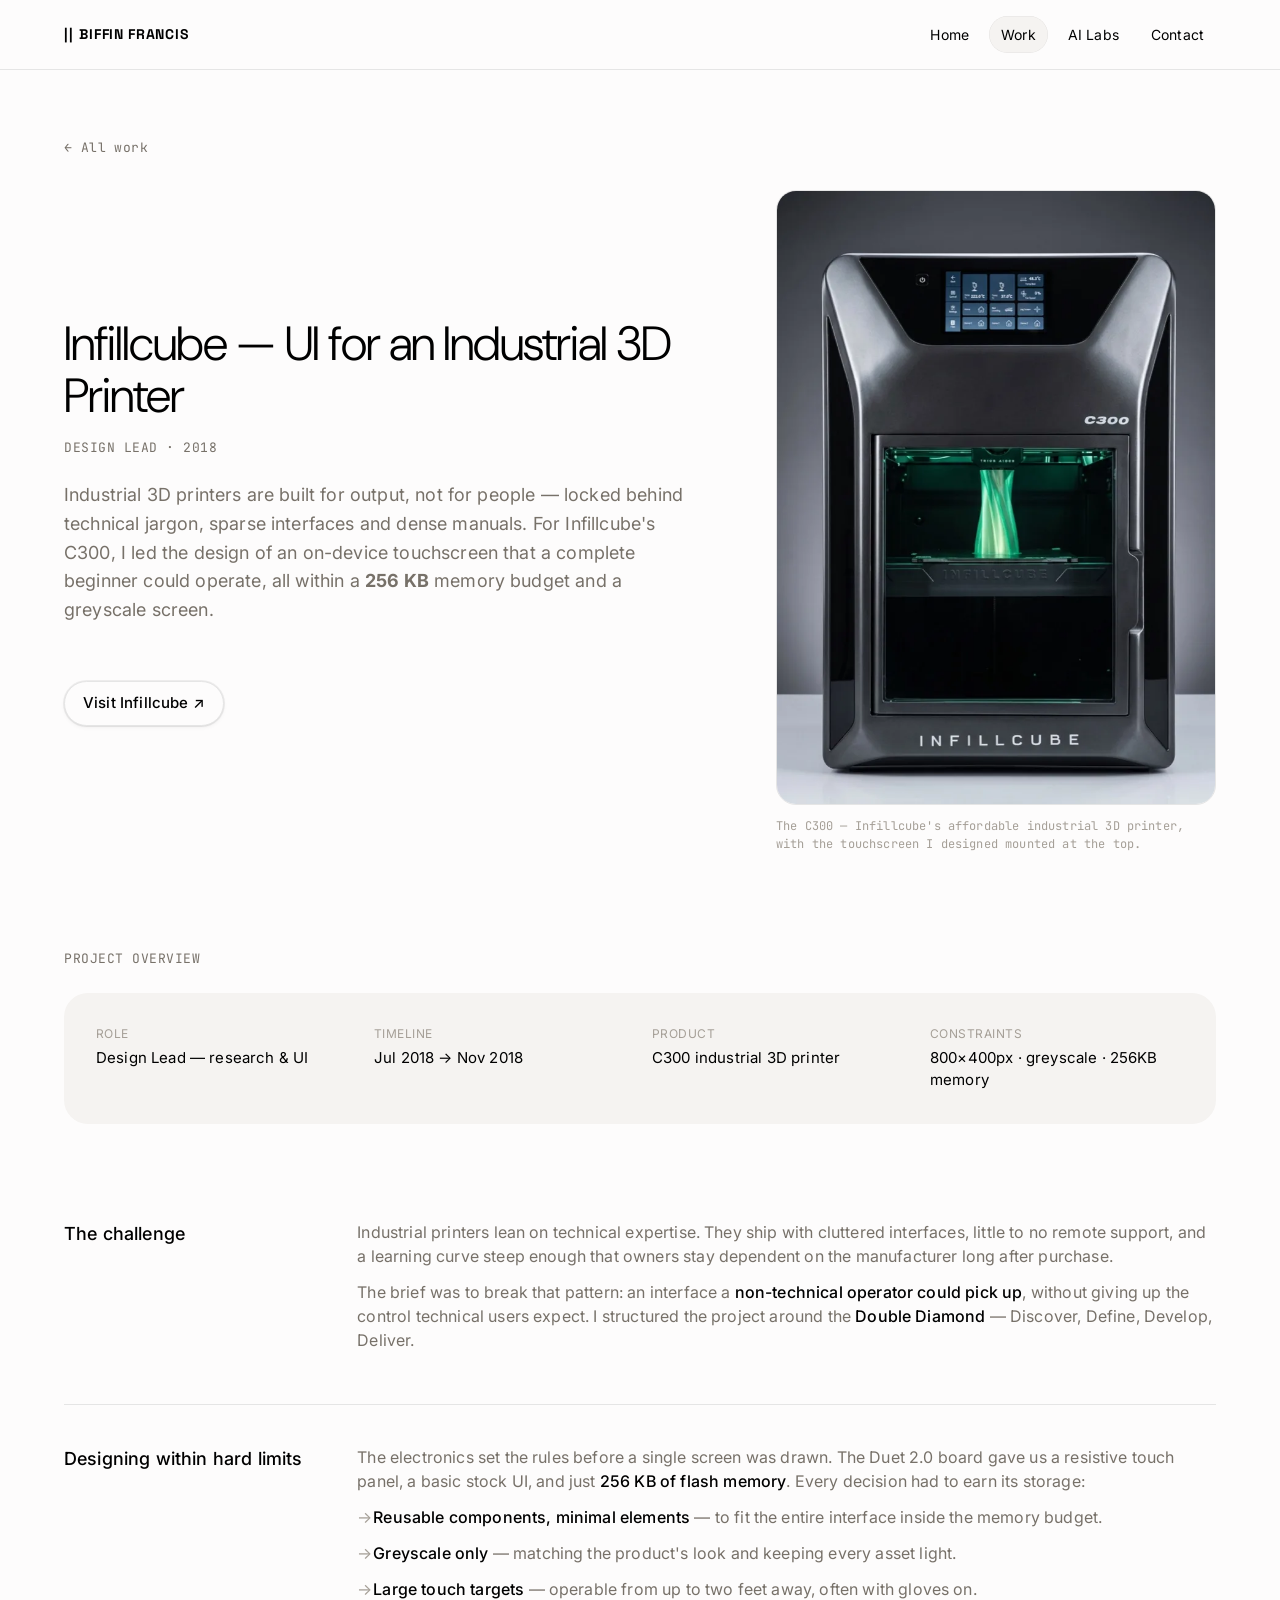
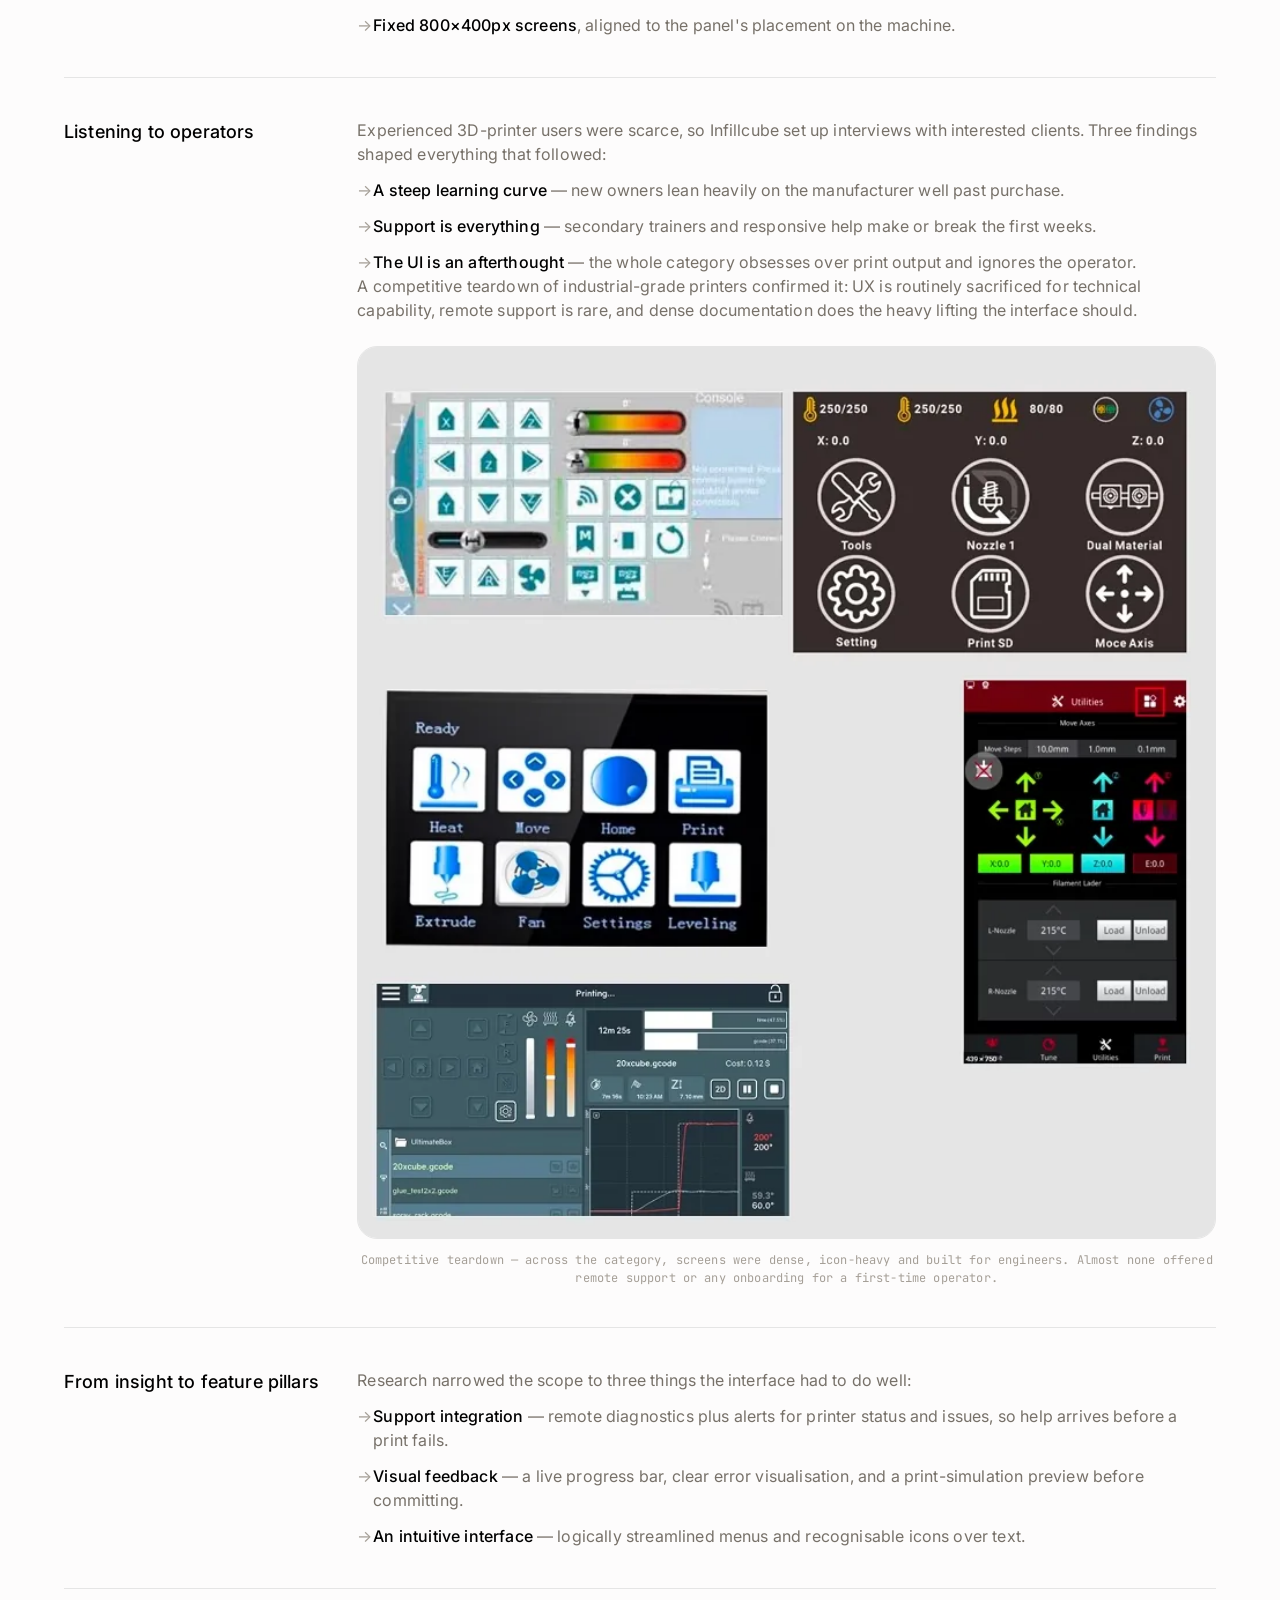
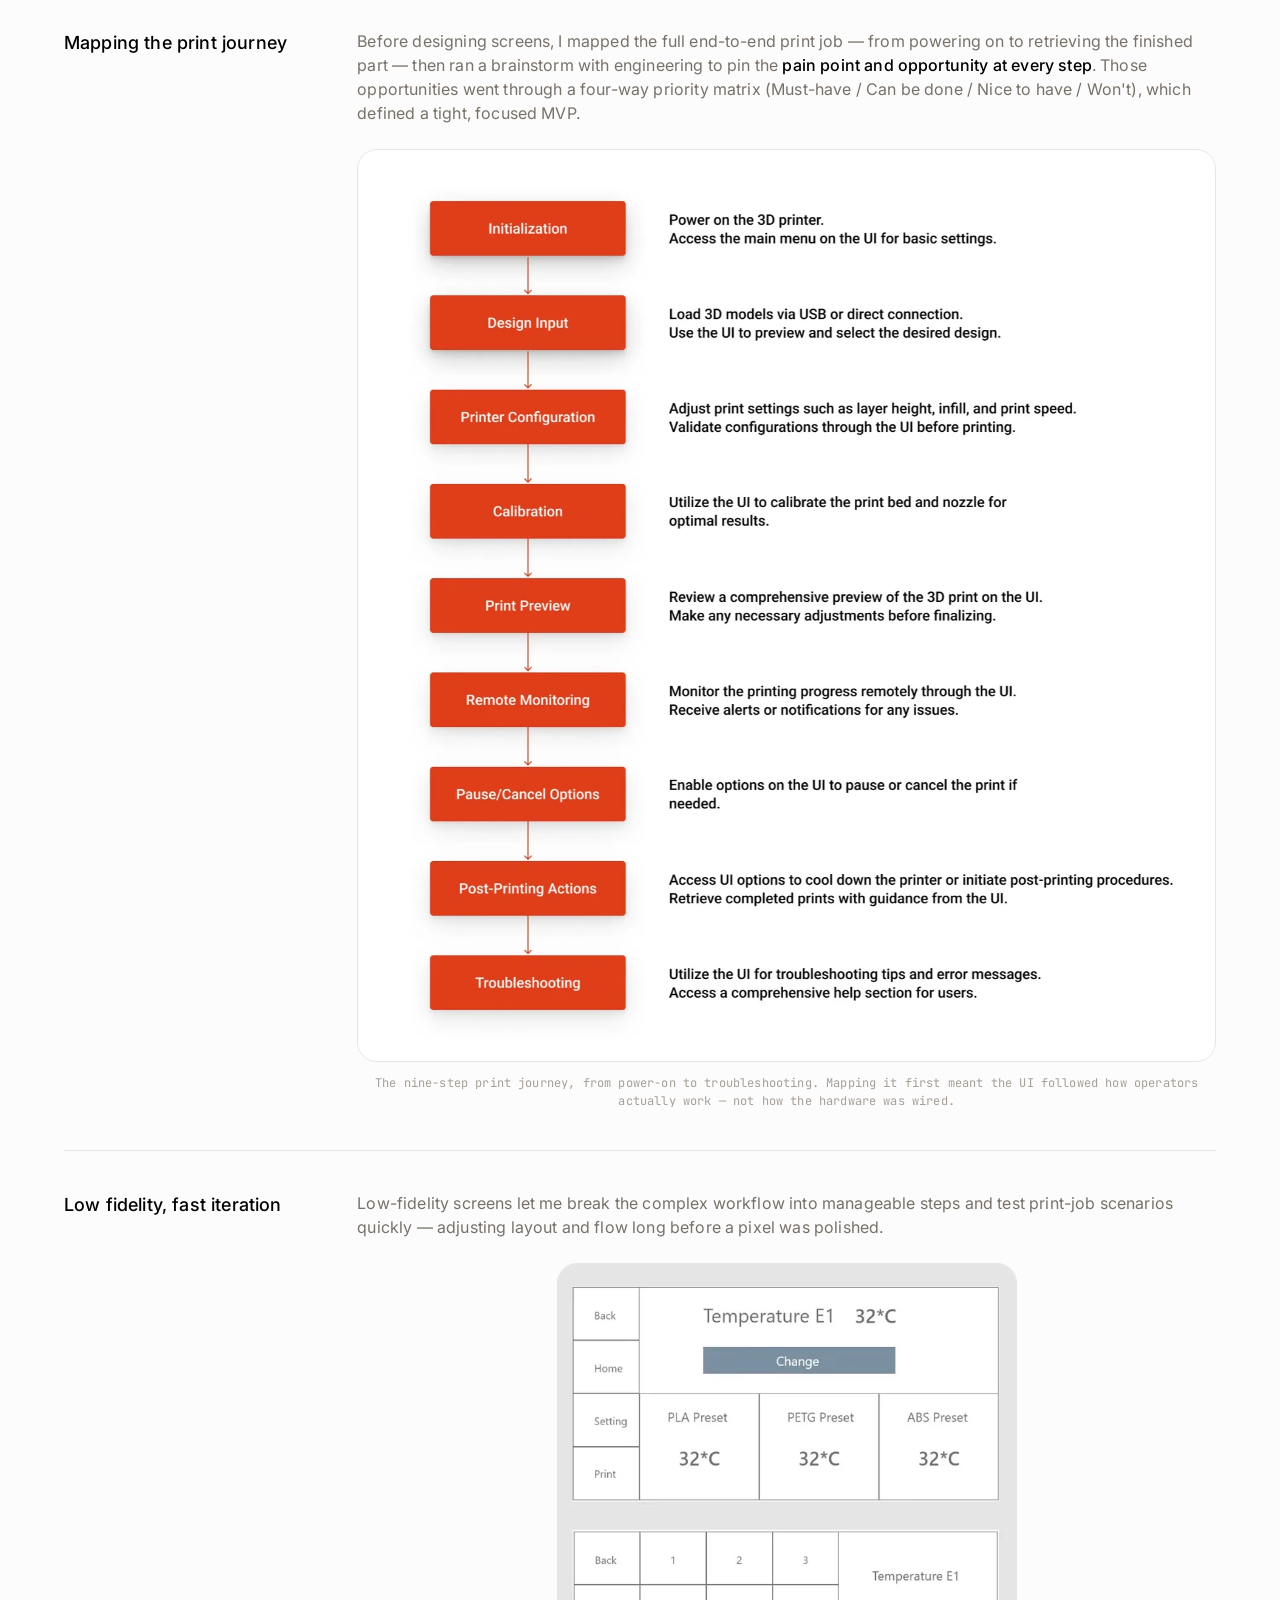
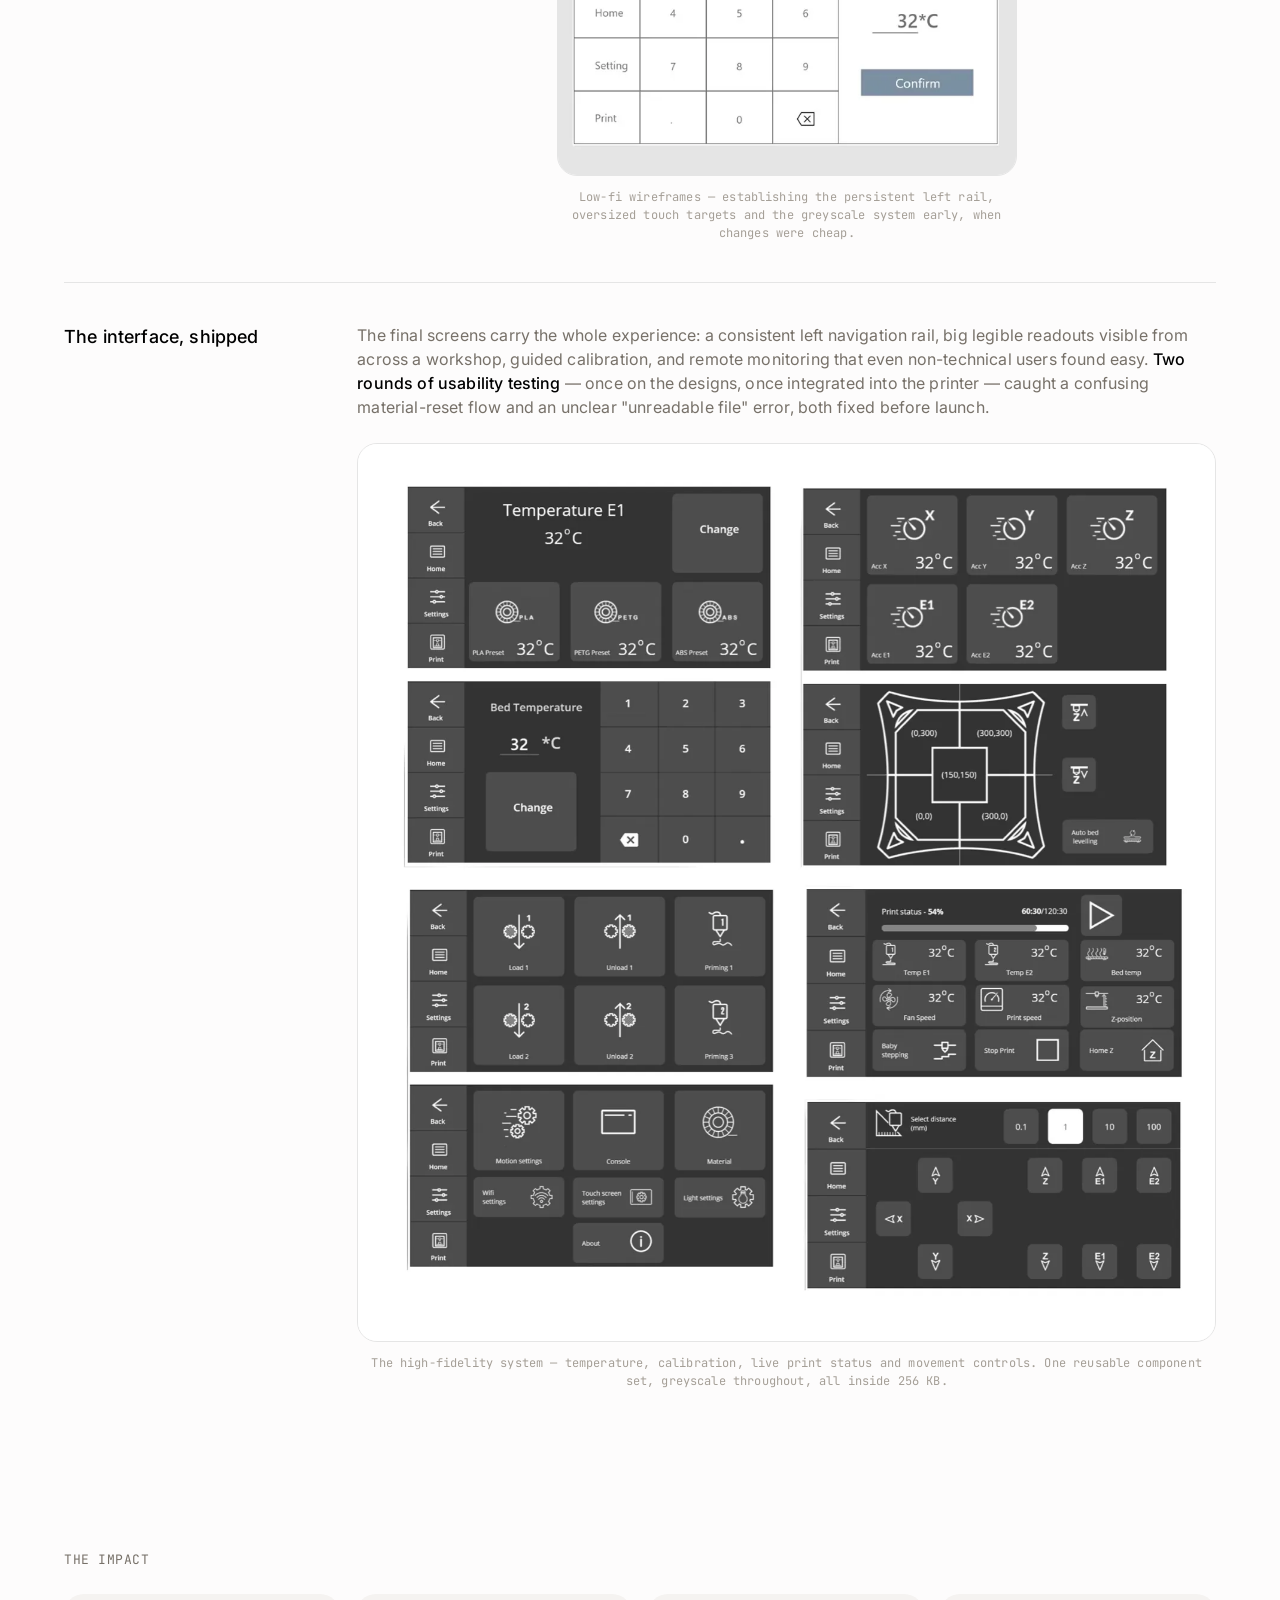
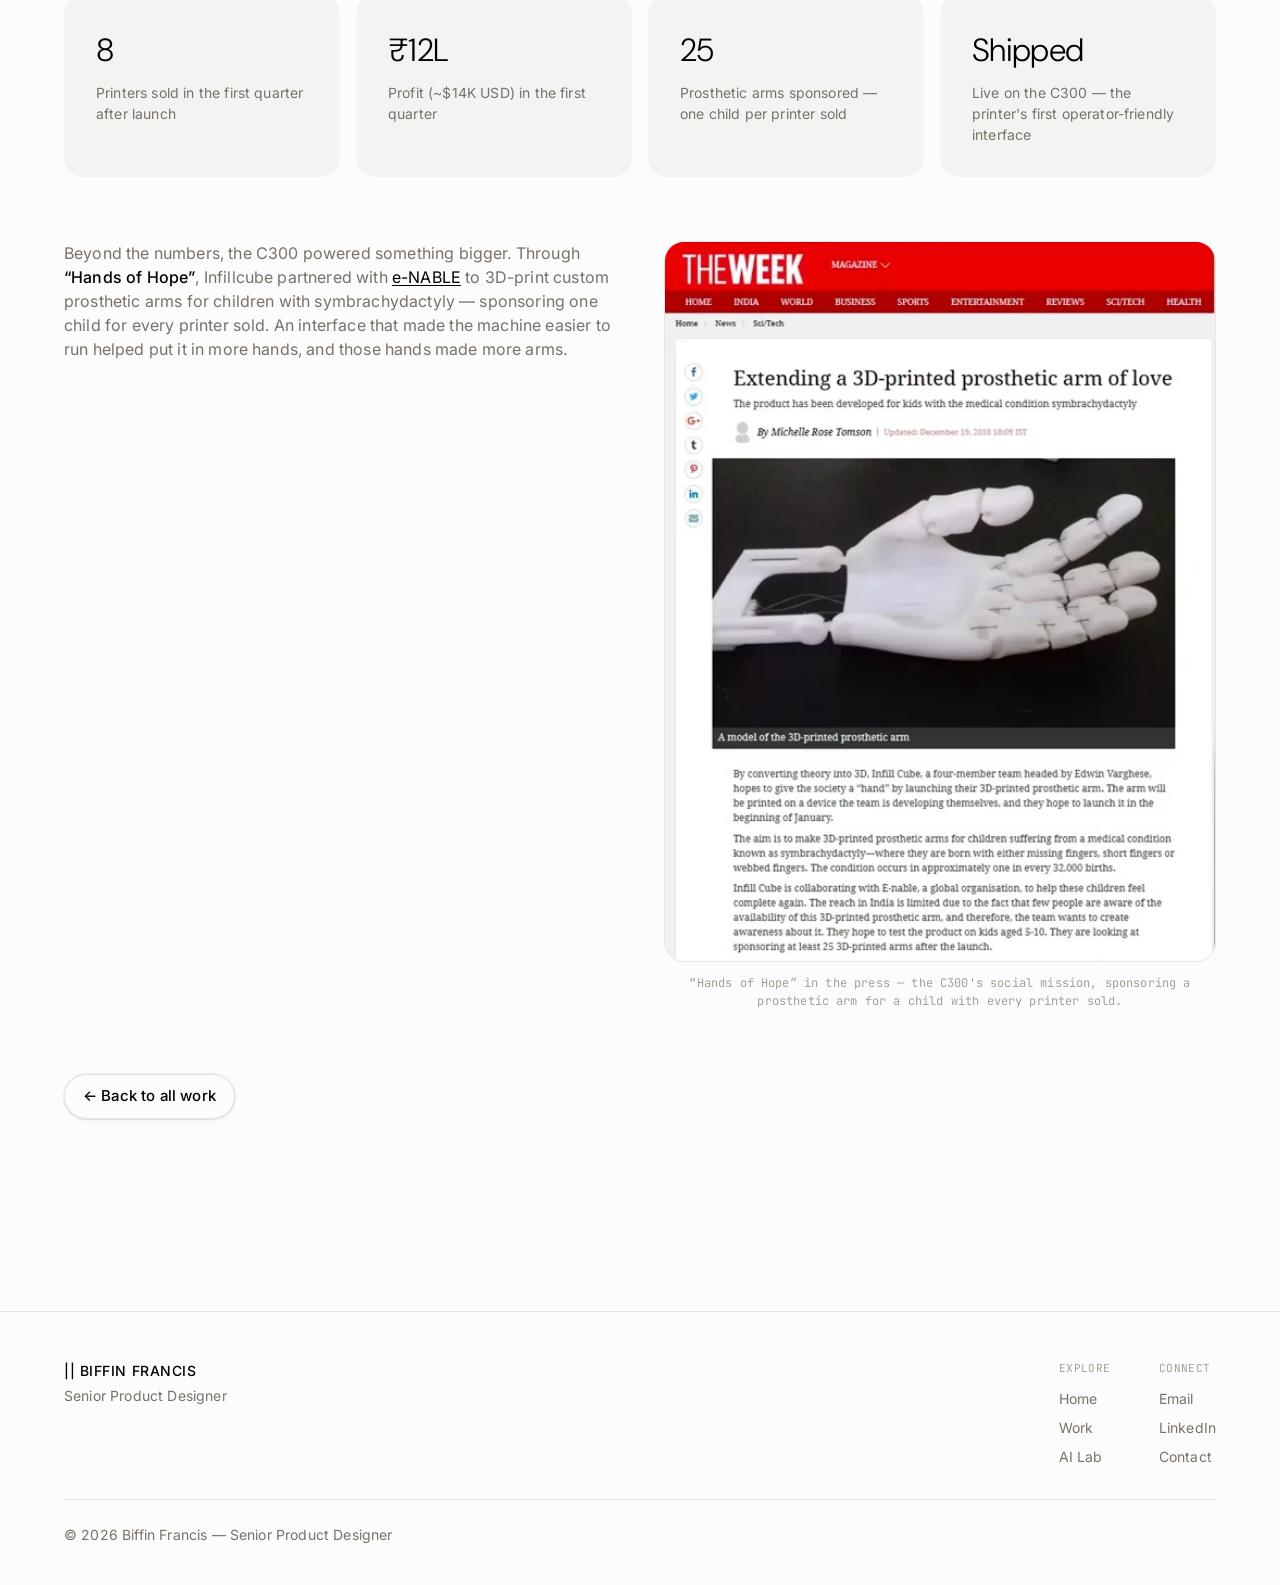
<file: project-infillcube.html>
<!DOCTYPE html>
<html lang="en">
<head>
  <meta charset="UTF-8" />
  <meta name="viewport" content="width=device-width, initial-scale=1.0" />
  <link rel="icon" href="/favicon.ico" sizes="any" />
  <link rel="icon" href="/favicon.svg" type="image/svg+xml" />
  <link rel="apple-touch-icon" href="/apple-touch-icon.png" />
  <link rel="manifest" href="/site.webmanifest" />
  <meta name="theme-color" content="#fdfcfc" />
  <title>Infillcube — Biffin Francis</title>
  <meta name="description" content="Infillcube case study — designing the on-device touchscreen UI for the C300 industrial 3D printer, usable by technical and non-technical operators within tight hardware limits." />
  <link rel="preconnect" href="https://fonts.googleapis.com" />
  <link rel="preconnect" href="https://fonts.gstatic.com" crossorigin />
  <link href="https://fonts.googleapis.com/css2?family=DM+Sans:wght@300&family=Inter:wght@400;500&family=Space+Grotesk:wght@700&family=JetBrains+Mono&display=swap" rel="stylesheet" />
  <link rel="stylesheet" href="styles.css" />
  <link rel="canonical" href="https://biffin.github.io/project-infillcube.html" />
  <meta property="og:type" content="article" />
  <meta property="og:site_name" content="Biffin Francis" />
  <meta property="og:title" content="Infillcube — Biffin Francis" />
  <meta property="og:description" content="Infillcube case study — designing the on-device touchscreen UI for the C300 industrial 3D printer, usable by technical and non-technical operators within tight hardware limits." />
  <meta property="og:url" content="https://biffin.github.io/project-infillcube.html" />
  <meta property="og:image" content="https://biffin.github.io/images/og-cover.png" />
  <meta property="og:image:width" content="1200" />
  <meta property="og:image:height" content="630" />
  <meta name="twitter:card" content="summary_large_image" />
  <meta name="twitter:title" content="Infillcube — Biffin Francis" />
  <meta name="twitter:description" content="Infillcube case study — designing the on-device touchscreen UI for the C300 industrial 3D printer, usable by technical and non-technical operators within tight hardware limits." />
  <meta name="twitter:image" content="https://biffin.github.io/images/og-cover.png" />
  <script type="application/ld+json">{"@context":"https://schema.org","@type":"CreativeWork","name":"Infillcube — Biffin Francis","headline":"Infillcube — UI for an Industrial 3D Printer","url":"https://biffin.github.io/project-infillcube.html","image":"https://biffin.github.io/images/og-cover.png","description":"Infillcube case study — designing the on-device touchscreen UI for the C300 industrial 3D printer, usable by technical and non-technical operators within tight hardware limits.","author":{"@type":"Person","name":"Biffin Francis","url":"https://biffin.github.io/"}}</script>
</head>
<body>
  <div id="site-nav"></div>

  <main>
    <!-- Hero -->
    <section class="section--tight">
      <div class="container">
        <a class="case-back" href="work.html">← All work</a>
        <div class="hero-split mt-32">
          <div>
            <h1 class="display">Infillcube — UI for an Industrial 3D Printer</h1>
            <p class="eyebrow mt-16">Design Lead · 2018</p>
            <p class="hero__intro mt-24">
              Industrial 3D printers are built for output, not for people — locked behind
              technical jargon, sparse interfaces and dense manuals. For Infillcube's C300, I led
              the design of an on-device touchscreen that a complete beginner could operate, all
              within a <strong>256&nbsp;KB</strong> memory budget and a greyscale screen.
            </p>
            <div class="hero__cta">
              <a class="btn btn--secondary mt-24" href="https://infillcube.com/" target="_blank" rel="noopener">Visit Infillcube ↗</a>
            </div>
          </div>
          <figure class="case-figure">
            <img src="images/infillcube-product-front.webp" alt="The Infillcube C300 industrial 3D printer, front view, with its touchscreen interface lit up and a print in progress behind the glass door" width="714" height="1000" loading="eager" fetchpriority="high" decoding="async" />
            <figcaption>The C300 — Infillcube's affordable industrial 3D printer, with the touchscreen I designed mounted at the top.</figcaption>
          </figure>
        </div>
      </div>
    </section>

    <!-- Overview -->
    <section class="section--compact">
      <div class="container">
        <p class="eyebrow">Project overview</p>
        <div class="card card--large mt-24">
          <div class="case-overview">
            <div class="case-overview__item">
              <span class="case-overview__label">Role</span>
              <span class="case-overview__value">Design Lead — research &amp; UI</span>
            </div>
            <div class="case-overview__item">
              <span class="case-overview__label">Timeline</span>
              <span class="case-overview__value">Jul 2018 → Nov 2018</span>
            </div>
            <div class="case-overview__item">
              <span class="case-overview__label">Product</span>
              <span class="case-overview__value">C300 industrial 3D printer</span>
            </div>
            <div class="case-overview__item">
              <span class="case-overview__label">Constraints</span>
              <span class="case-overview__value">800×400px · greyscale · 256KB memory</span>
            </div>
          </div>
        </div>
      </div>
    </section>

    <!-- Body -->
    <section class="section--tight">
      <div class="container stack-40">

        <div class="case-block">
          <div class="case-block__title">The challenge</div>
          <div class="case-block__body">
            <p>Industrial printers lean on technical expertise. They ship with cluttered
            interfaces, little to no remote support, and a learning curve steep enough that
            owners stay dependent on the manufacturer long after purchase.</p>
            <p>The brief was to break that pattern: an interface a
            <strong>non-technical operator could pick up</strong>, without giving up the
            control technical users expect. I structured the project around the
            <strong>Double Diamond</strong> — Discover, Define, Develop, Deliver.</p>
          </div>
        </div>

        <hr class="case-divider" />

        <div class="case-block">
          <div class="case-block__title">Designing within hard limits</div>
          <div class="case-block__body">
            <p>The electronics set the rules before a single screen was drawn. The Duet 2.0
            board gave us a resistive touch panel, a basic stock UI, and just
            <strong>256&nbsp;KB of flash memory</strong>. Every decision had to earn its
            storage:</p>
            <ul>
              <li><strong>Reusable components, minimal elements</strong> — to fit the entire interface inside the memory budget.</li>
              <li><strong>Greyscale only</strong> — matching the product's look and keeping every asset light.</li>
              <li><strong>Large touch targets</strong> — operable from up to two feet away, often with gloves on.</li>
              <li><strong>Fixed 800×400px screens</strong>, aligned to the panel's placement on the machine.</li>
            </ul>
          </div>
        </div>

        <hr class="case-divider" />

        <div class="case-block">
          <div class="case-block__title">Listening to operators</div>
          <div class="case-block__body">
            <p>Experienced 3D-printer users were scarce, so Infillcube set up interviews with
            interested clients. Three findings shaped everything that followed:</p>
            <ul>
              <li><strong>A steep learning curve</strong> — new owners lean heavily on the manufacturer well past purchase.</li>
              <li><strong>Support is everything</strong> — secondary trainers and responsive help make or break the first weeks.</li>
              <li><strong>The UI is an afterthought</strong> — the whole category obsesses over print output and ignores the operator.</li>
            </ul>
            <p>A competitive teardown of industrial-grade printers confirmed it: UX is routinely
            sacrificed for technical capability, remote support is rare, and dense documentation
            does the heavy lifting the interface should.</p>
            <figure class="case-figure case-figure--inline">
              <img src="images/infillcube-competitive.webp" alt="A grid of competitor 3D-printer touchscreen interfaces — most dense, icon-heavy and dark, prioritising technical readouts over guidance" width="741" height="771" loading="lazy" decoding="async" />
              <figcaption>Competitive teardown — across the category, screens were dense, icon-heavy and built for engineers. Almost none offered remote support or any onboarding for a first-time operator.</figcaption>
            </figure>
          </div>
        </div>

        <hr class="case-divider" />

        <div class="case-block">
          <div class="case-block__title">From insight to feature pillars</div>
          <div class="case-block__body">
            <p>Research narrowed the scope to three things the interface had to do well:</p>
            <ul>
              <li><strong>Support integration</strong> — remote diagnostics plus alerts for printer status and issues, so help arrives before a print fails.</li>
              <li><strong>Visual feedback</strong> — a live progress bar, clear error visualisation, and a print-simulation preview before committing.</li>
              <li><strong>An intuitive interface</strong> — logically streamlined menus and recognisable icons over text.</li>
            </ul>
          </div>
        </div>

        <hr class="case-divider" />

        <div class="case-block">
          <div class="case-block__title">Mapping the print journey</div>
          <div class="case-block__body">
            <p>Before designing screens, I mapped the full end-to-end print job — from powering
            on to retrieving the finished part — then ran a brainstorm with engineering to pin
            the <strong>pain point and opportunity at every step</strong>. Those opportunities
            went through a four-way priority matrix (Must-have / Can be done / Nice to have /
            Won't), which defined a tight, focused MVP.</p>
            <figure class="case-figure case-figure--inline">
              <img src="images/infillcube-userflow.webp" alt="The C300 print workflow mapped as a vertical flow — Initialization, Design Input, Printer Configuration, Calibration, Print Preview, Remote Monitoring, Pause/Cancel, Post-Printing and Troubleshooting, each with a short description" width="1411" height="1500" loading="lazy" decoding="async" />
              <figcaption>The nine-step print journey, from power-on to troubleshooting. Mapping it first meant the UI followed how operators actually work — not how the hardware was wired.</figcaption>
            </figure>
          </div>
        </div>

        <hr class="case-divider" />

        <div class="case-block">
          <div class="case-block__title">Low fidelity, fast iteration</div>
          <div class="case-block__body">
            <p>Low-fidelity screens let me break the complex workflow into manageable steps and
            test print-job scenarios quickly — adjusting layout and flow long before a pixel was
            polished.</p>
            <figure class="case-figure case-figure--inline case-figure--medium">
              <img src="images/infillcube-lowfi.webp" alt="Low-fidelity greyscale wireframes of the temperature-setting screens — a persistent left rail of Back/Home/Setting/Print and large touch-friendly controls" width="634" height="707" loading="lazy" decoding="async" />
              <figcaption>Low-fi wireframes — establishing the persistent left rail, oversized touch targets and the greyscale system early, when changes were cheap.</figcaption>
            </figure>
          </div>
        </div>

        <hr class="case-divider" />

        <div class="case-block">
          <div class="case-block__title">The interface, shipped</div>
          <div class="case-block__body">
            <p>The final screens carry the whole experience: a consistent left navigation rail,
            big legible readouts visible from across a workshop, guided calibration, and remote
            monitoring that even non-technical users found easy. <strong>Two rounds of usability
            testing</strong> — once on the designs, once integrated into the printer — caught a
            confusing material-reset flow and an unclear "unreadable file" error, both fixed
            before launch.</p>
            <figure class="case-figure case-figure--inline">
              <img src="images/infillcube-highfi.webp" alt="Grid of final high-fidelity C300 screens in greyscale — temperature control, multi-extruder status, bed temperature keypad, calibration grid, home menu, live print status with progress, settings and movement controls" width="1432" height="1500" loading="lazy" decoding="async" />
              <figcaption>The high-fidelity system — temperature, calibration, live print status and movement controls. One reusable component set, greyscale throughout, all inside 256&nbsp;KB.</figcaption>
            </figure>
          </div>
        </div>
      </div>
    </section>

    <!-- Impact -->
    <section class="section">
      <div class="container">
        <p class="eyebrow">The impact</p>
        <div class="stat-grid mt-24">
          <div class="card">
            <div class="stat__num">8</div>
            <div class="stat__label">Printers sold in the first quarter after launch</div>
          </div>
          <div class="card">
            <div class="stat__num">₹12L</div>
            <div class="stat__label">Profit (~$14K USD) in the first quarter</div>
          </div>
          <div class="card">
            <div class="stat__num">25</div>
            <div class="stat__label">Prosthetic arms sponsored — one child per printer sold</div>
          </div>
          <div class="card">
            <div class="stat__num">Shipped</div>
            <div class="stat__label">Live on the C300 — the printer's first operator-friendly interface</div>
          </div>
        </div>
        <div class="impact-proof mt-64">
          <p>Beyond the numbers, the C300 powered something bigger. Through
          <strong>“Hands of Hope”</strong>, Infillcube partnered with
          <a href="https://enablingthefuture.org/" target="_blank" rel="noopener">e-NABLE</a>
          to 3D-print custom prosthetic arms for children with symbrachydactyly — sponsoring one
          child for every printer sold. An interface that made the machine easier to run helped
          put it in more hands, and those hands made more arms.</p>
          <figure class="case-figure">
            <img src="images/infillcube-social.webp" alt="A news article headlined ‘Extending a 3D-printed prosthetic arm of love’, covering Infillcube's Hands of Hope initiative providing prosthetic arms for children" width="506" height="662" loading="lazy" decoding="async" />
            <figcaption>“Hands of Hope” in the press — the C300's social mission, sponsoring a prosthetic arm for a child with every printer sold.</figcaption>
          </figure>
        </div>
        <div class="hero__cta">
          <a class="btn btn--secondary mt-32" href="work.html">← Back to all work</a>
        </div>
      </div>
    </section>
  </main>

  <div id="site-footer">
    <!-- Static fallback: crawlable links for non-JS clients; main.js replaces this for visitors -->
    <nav class="footer-fallback" aria-label="Site links"><a href="index.html">Home</a><a href="work.html">Work</a><a href="ai.html">AI Lab</a><a href="project-credi8.html">Credi8</a><a href="project-sunlife.html">Sunlife</a><a href="project-helpshift.html">Helpshift</a><a href="project-bridgeathletic.html">BridgeAthletic</a><a href="project-monash.html">Monash</a><a href="project-infillcube.html">Infillcube</a><a href="ai-portfolio.html">Building this portfolio with Claude</a><a href="ai-ux-research.html">Usability testing with synthetic users</a></nav>
  </div>
  <script src="main.js"></script>
</body>
</html>
</file>
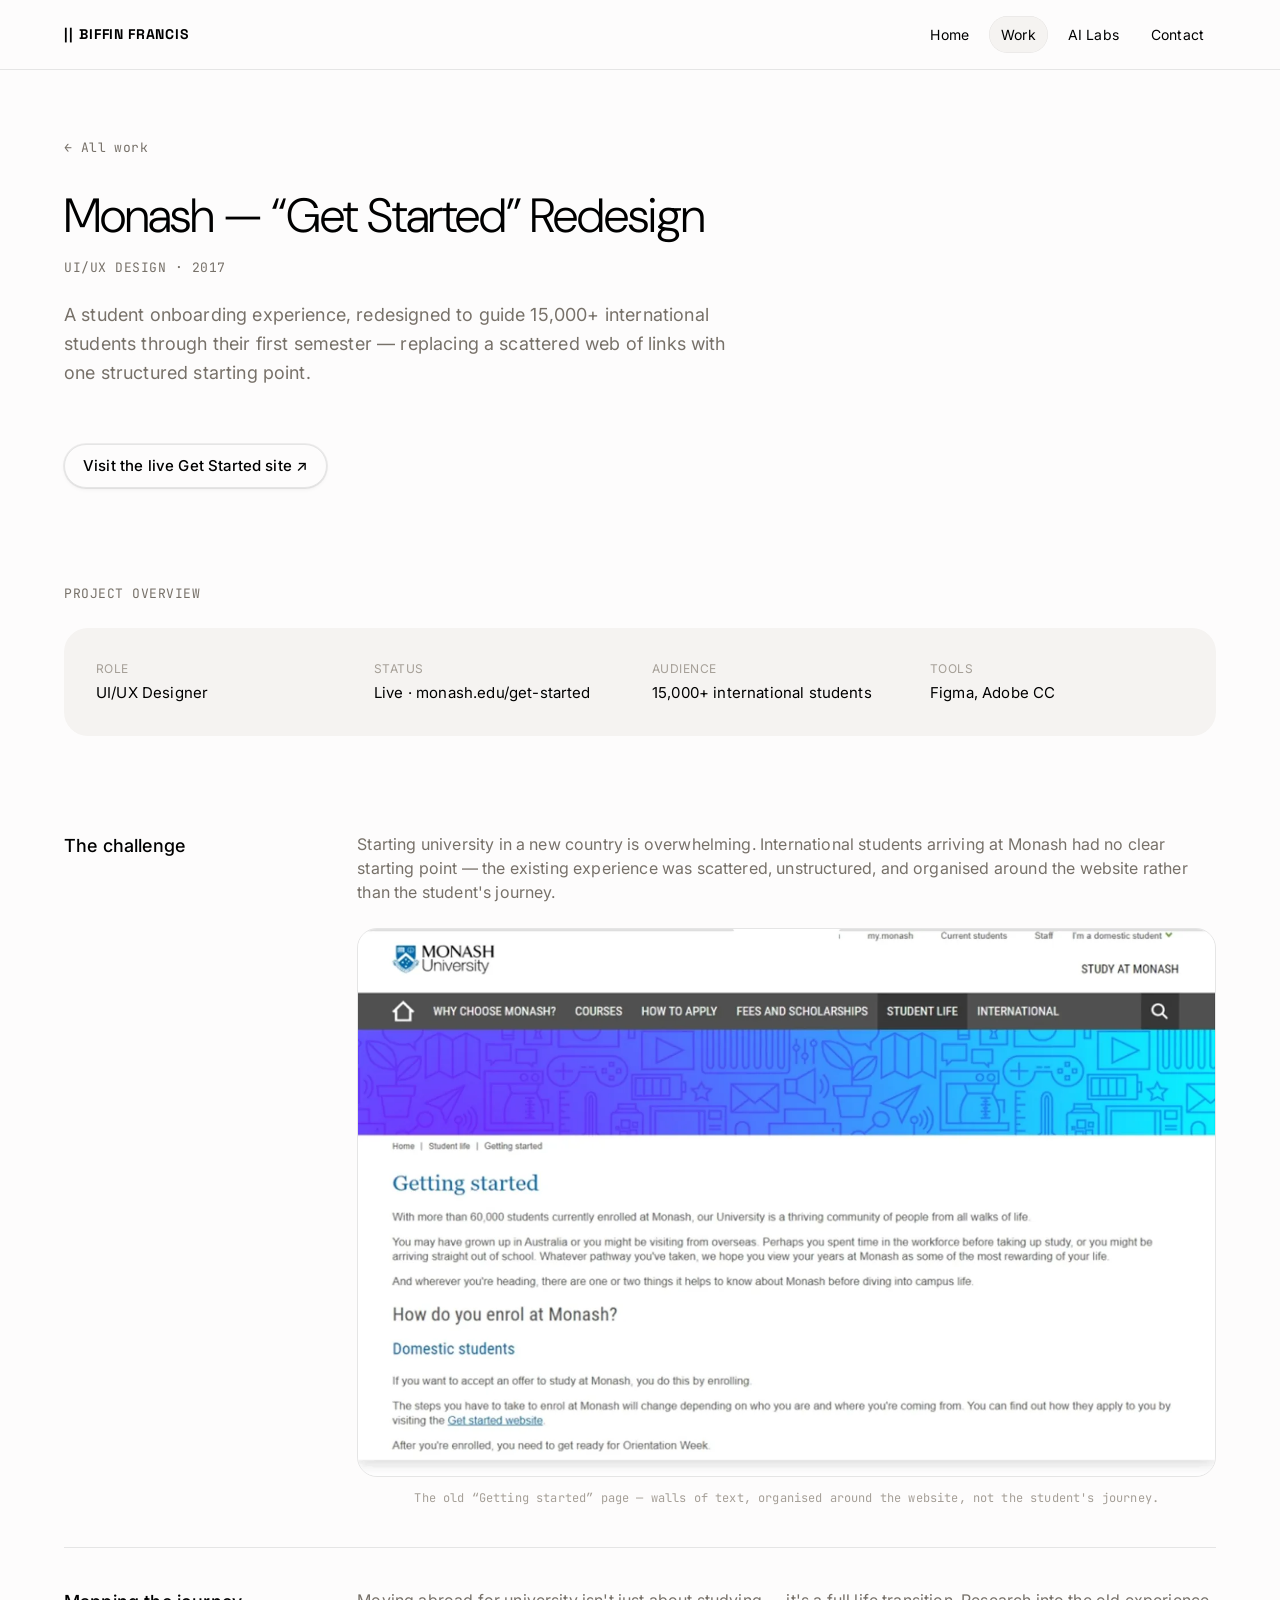
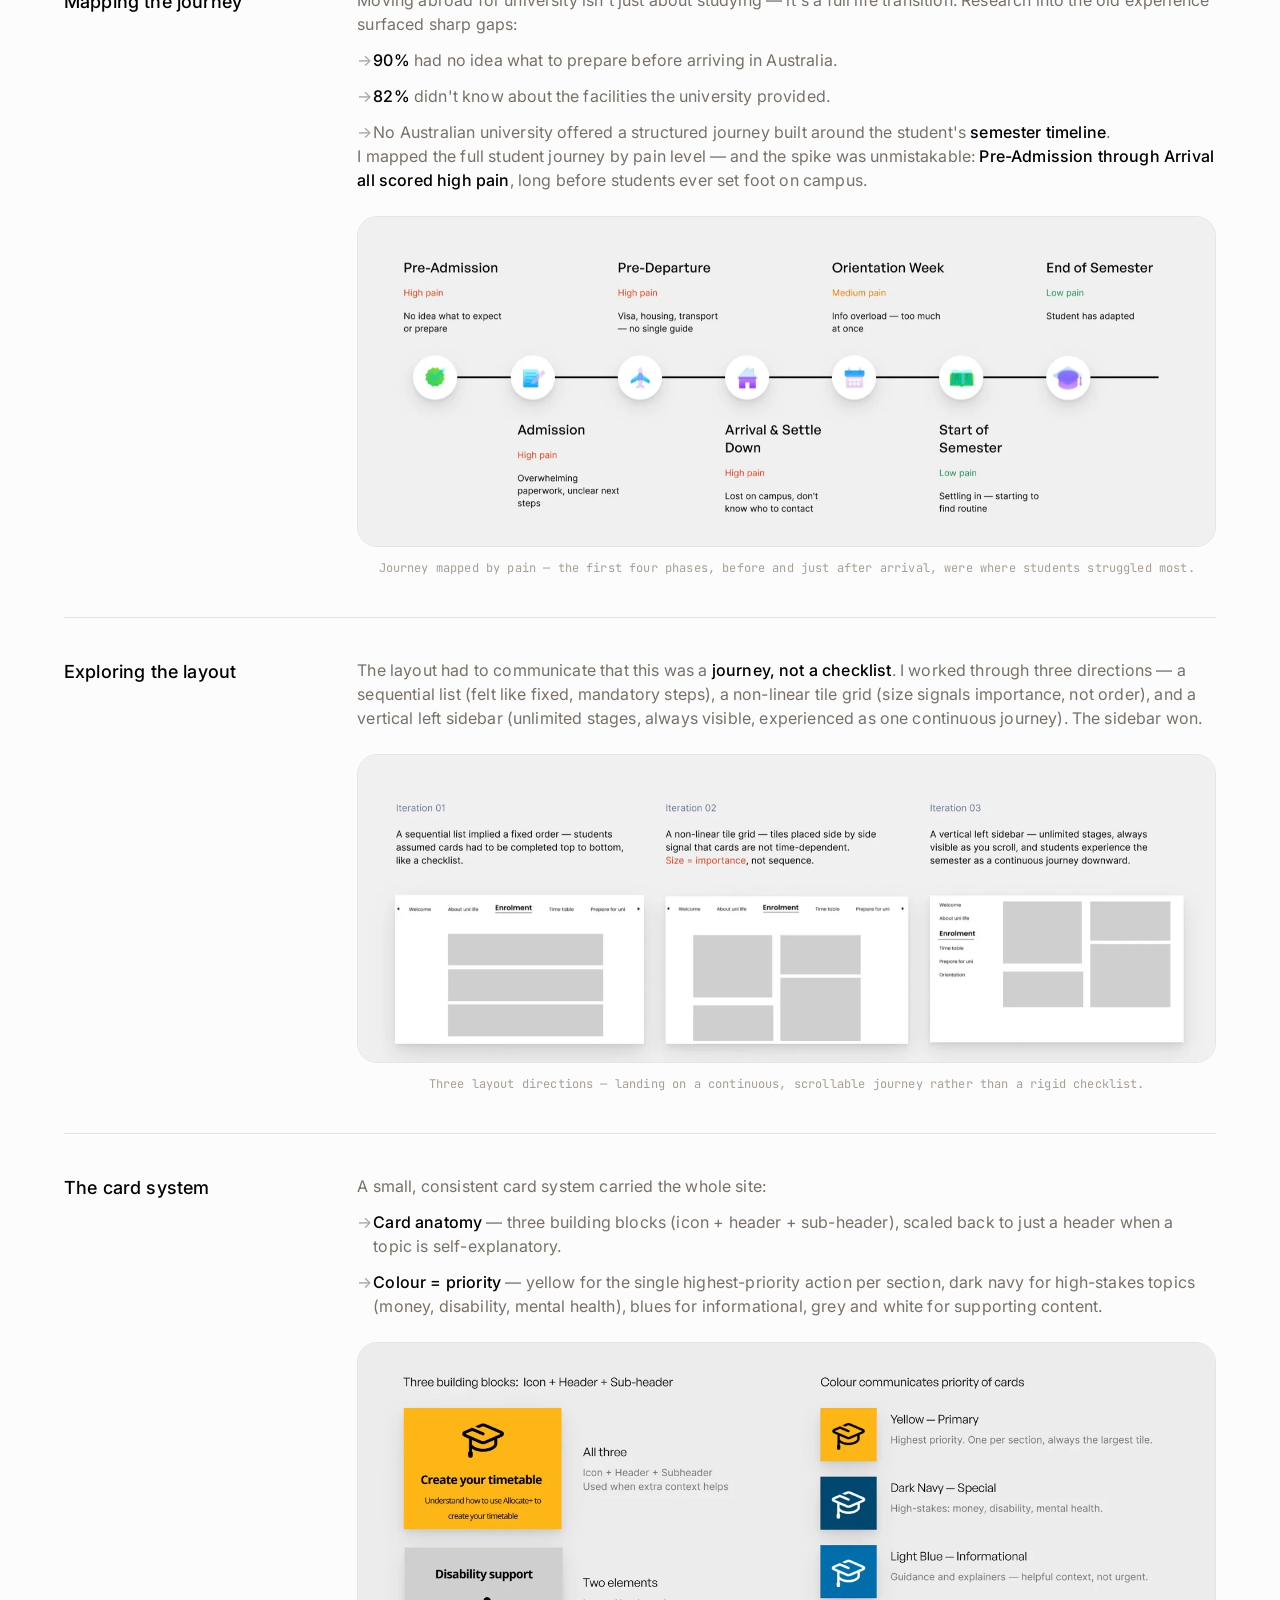
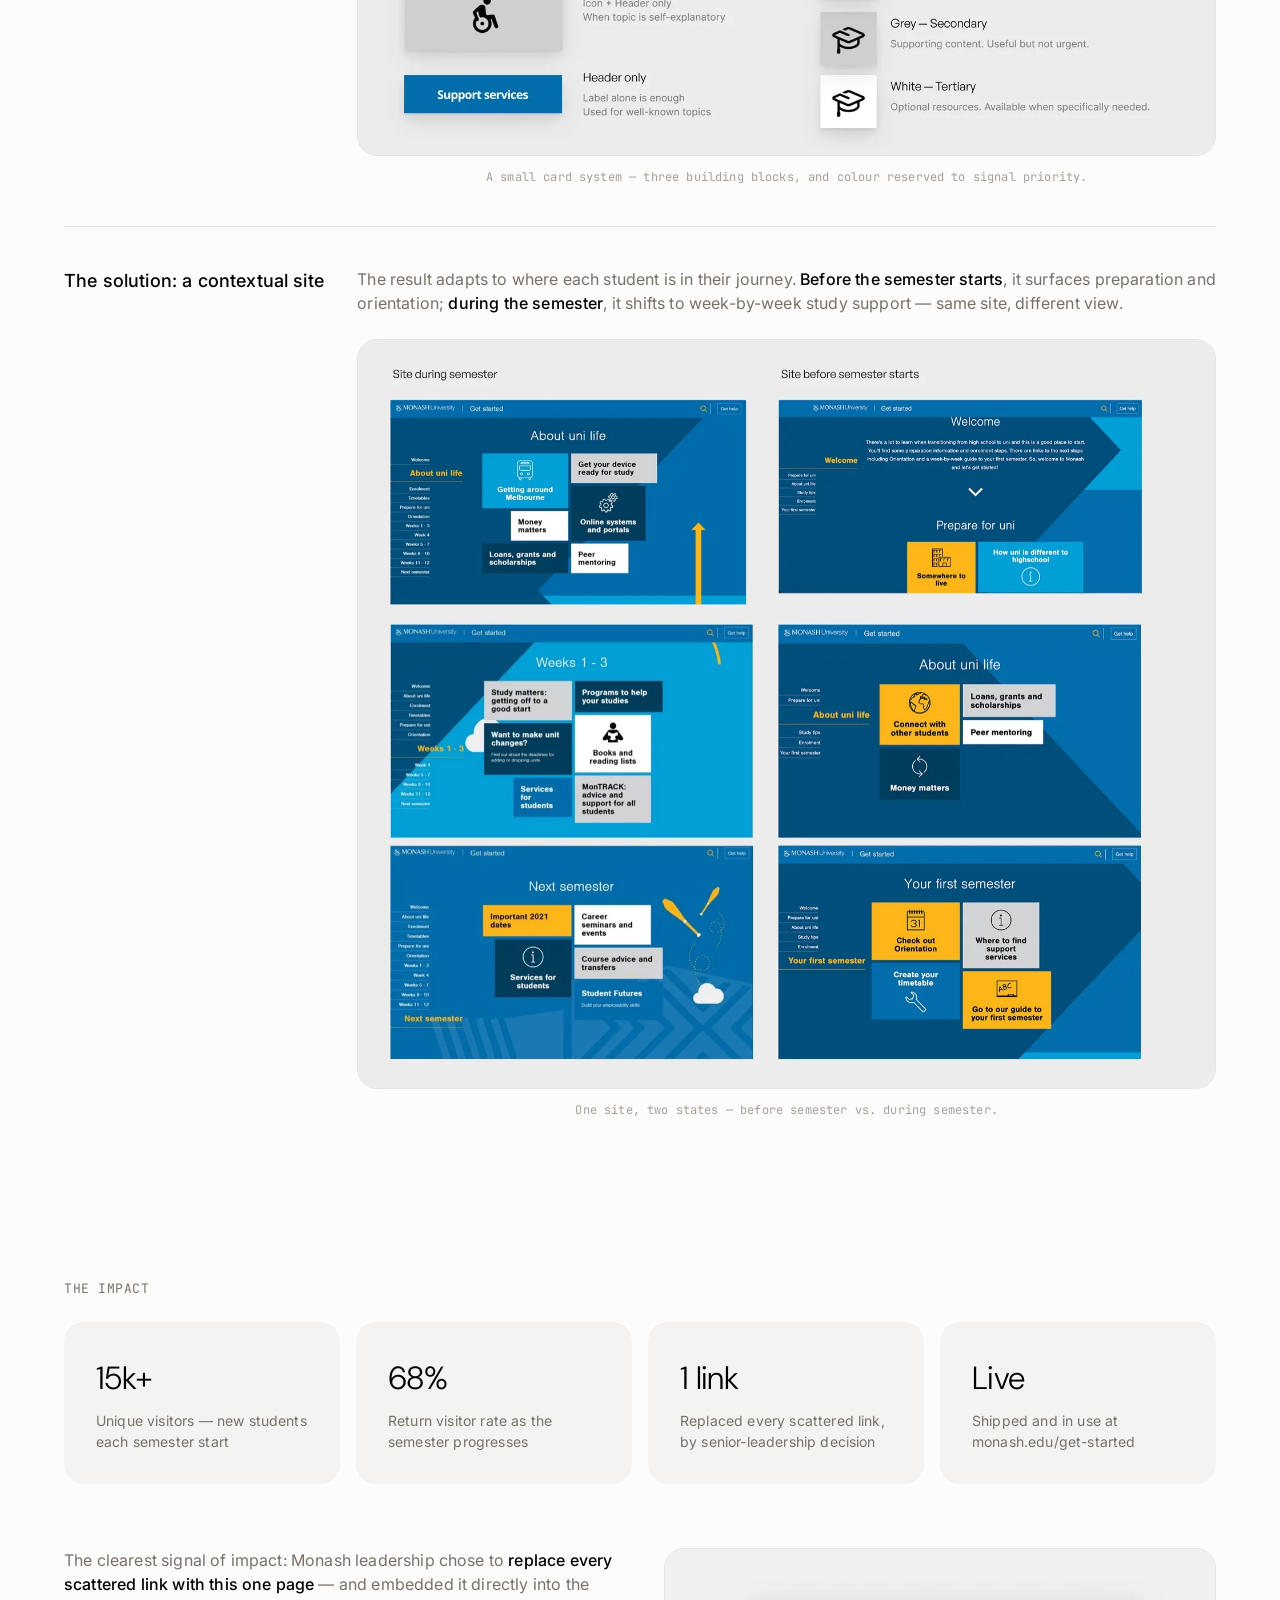
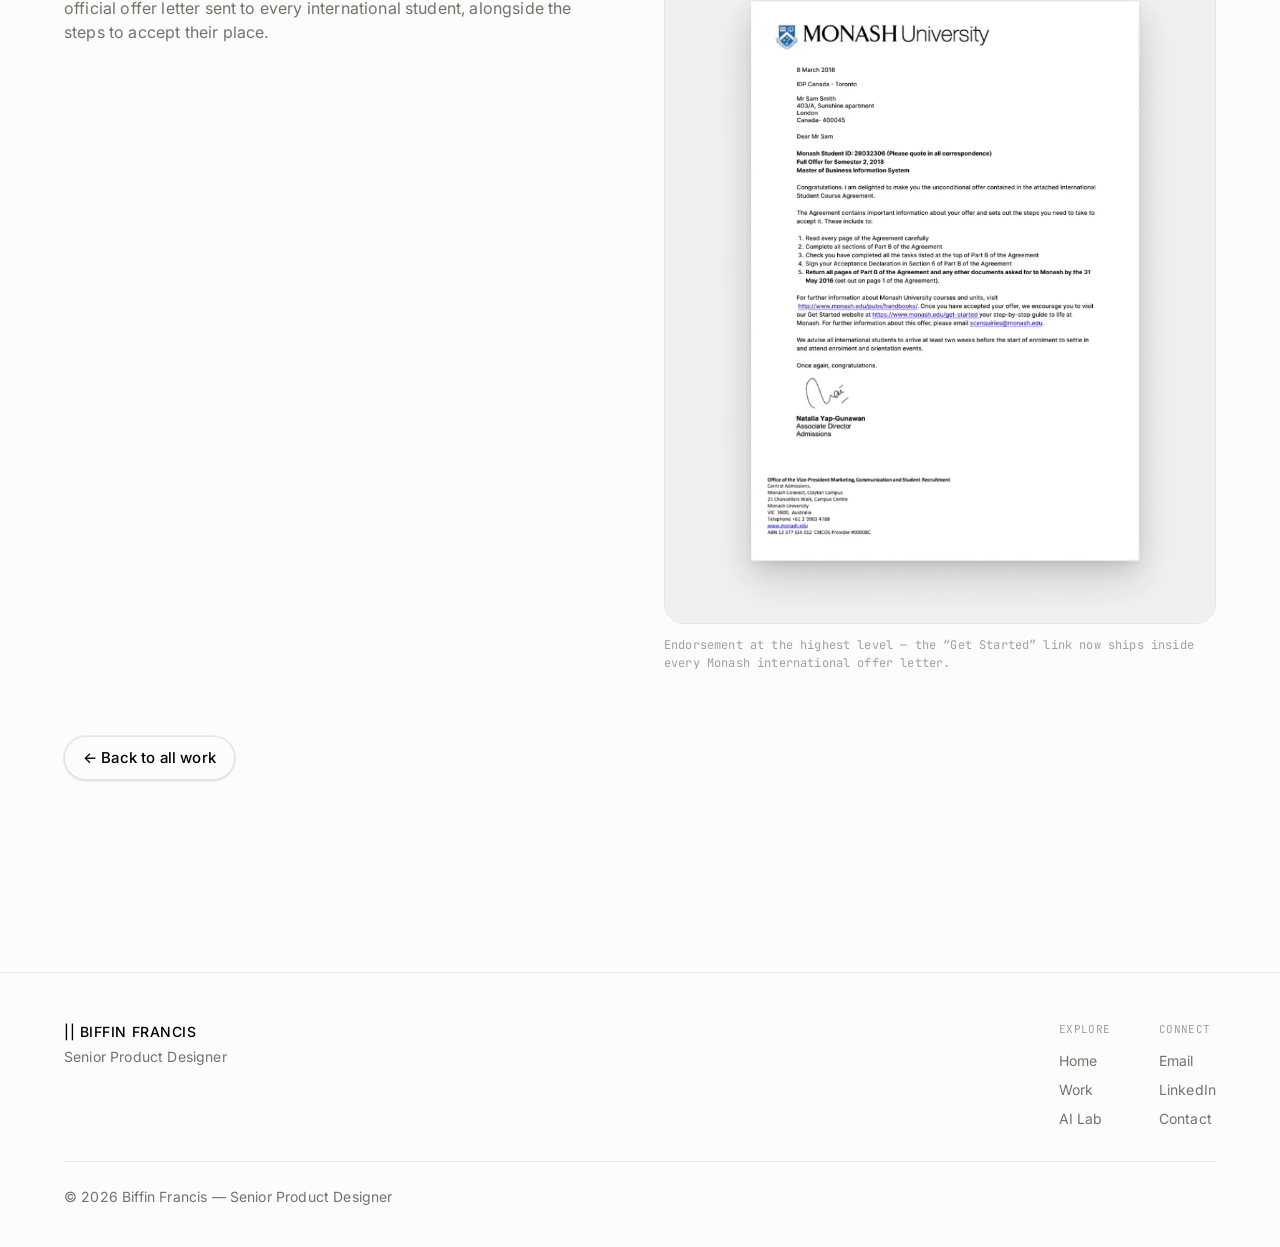
<file: project-monash.html>
<!DOCTYPE html>
<html lang="en">
<head>
  <meta charset="UTF-8" />
  <meta name="viewport" content="width=device-width, initial-scale=1.0" />
  <link rel="icon" href="/favicon.ico" sizes="any" />
  <link rel="icon" href="/favicon.svg" type="image/svg+xml" />
  <link rel="apple-touch-icon" href="/apple-touch-icon.png" />
  <link rel="manifest" href="/site.webmanifest" />
  <meta name="theme-color" content="#fdfcfc" />
  <title>Monash “Get Started” — Biffin Francis</title>
  <meta name="description" content="Monash Get Started case study — a semester-based onboarding journey for 15,000+ international students." />
  <link rel="preconnect" href="https://fonts.googleapis.com" />
  <link rel="preconnect" href="https://fonts.gstatic.com" crossorigin />
  <link href="https://fonts.googleapis.com/css2?family=DM+Sans:wght@300&family=Inter:wght@400;500&family=Space+Grotesk:wght@700&family=JetBrains+Mono&display=swap" rel="stylesheet" />
  <link rel="stylesheet" href="styles.css" />
  <link rel="canonical" href="https://biffin.github.io/project-monash.html" />
  <meta property="og:type" content="article" />
  <meta property="og:site_name" content="Biffin Francis" />
  <meta property="og:title" content="Monash “Get Started” — Biffin Francis" />
  <meta property="og:description" content="Monash Get Started case study — a semester-based onboarding journey for 15,000+ international students." />
  <meta property="og:url" content="https://biffin.github.io/project-monash.html" />
  <meta property="og:image" content="https://biffin.github.io/images/og-cover.png" />
  <meta property="og:image:width" content="1200" />
  <meta property="og:image:height" content="630" />
  <meta name="twitter:card" content="summary_large_image" />
  <meta name="twitter:title" content="Monash “Get Started” — Biffin Francis" />
  <meta name="twitter:description" content="Monash Get Started case study — a semester-based onboarding journey for 15,000+ international students." />
  <meta name="twitter:image" content="https://biffin.github.io/images/og-cover.png" />
  <script type="application/ld+json">{"@context":"https://schema.org","@type":"CreativeWork","name":"Monash “Get Started” — Biffin Francis","headline":"Monash — “Get Started” Redesign","url":"https://biffin.github.io/project-monash.html","image":"https://biffin.github.io/images/og-cover.png","description":"Monash Get Started case study — a semester-based onboarding journey for 15,000+ international students.","author":{"@type":"Person","name":"Biffin Francis","url":"https://biffin.github.io/"}}</script>
</head>
<body>
  <div id="site-nav"></div>

  <main>
    <!-- Hero -->
    <section class="section--tight">
      <div class="container">
        <a class="case-back" href="work.html">← All work</a>
        <h1 class="display mt-32">Monash — “Get Started” Redesign</h1>
        <p class="eyebrow mt-16">UI/UX Design · 2017</p>
        <p class="hero__intro mt-24" style="max-width: 680px;">
          A student onboarding experience, redesigned to guide 15,000+ international students
          through their first semester — replacing a scattered web of links with one
          structured starting point.
        </p>
        <div class="hero__cta">
          <a class="btn btn--secondary mt-24" href="https://www.monash.edu/get-started" target="_blank" rel="noopener">Visit the live Get Started site ↗</a>
        </div>
      </div>
    </section>

    <!-- Overview -->
    <section class="section--compact">
      <div class="container">
        <p class="eyebrow">Project overview</p>
        <div class="card card--large mt-24">
          <div class="case-overview">
            <div class="case-overview__item">
              <span class="case-overview__label">Role</span>
              <span class="case-overview__value">UI/UX Designer</span>
            </div>
            <div class="case-overview__item">
              <span class="case-overview__label">Status</span>
              <span class="case-overview__value">Live · monash.edu/get-started</span>
            </div>
            <div class="case-overview__item">
              <span class="case-overview__label">Audience</span>
              <span class="case-overview__value">15,000+ international students</span>
            </div>
            <div class="case-overview__item">
              <span class="case-overview__label">Tools</span>
              <span class="case-overview__value">Figma, Adobe CC</span>
            </div>
          </div>
        </div>
      </div>
    </section>

    <!-- Challenge / Approach / Impact -->
    <section class="section--tight">
      <div class="container stack-40">

        <div class="case-block">
          <div class="case-block__title">The challenge</div>
          <div class="case-block__body">
            <p>Starting university in a new country is overwhelming. International students
            arriving at Monash had no clear starting point — the existing experience was
            scattered, unstructured, and organised around the website rather than the
            student's journey.</p>
            <figure class="case-figure case-figure--inline">
              <img src="images/monash-old-page.webp" alt="The old Monash Getting Started page — walls of text under a generic blue header, organised around the website rather than the student" width="1500" height="958" loading="eager" fetchpriority="high" decoding="async" />
              <figcaption>The old “Getting started” page — walls of text, organised around the website, not the student's journey.</figcaption>
            </figure>
          </div>
        </div>

        <hr class="case-divider" />

        <div class="case-block">
          <div class="case-block__title">Mapping the journey</div>
          <div class="case-block__body">
            <p>Moving abroad for university isn't just about studying — it's a full life
            transition. Research into the old experience surfaced sharp gaps:</p>
            <ul>
              <li><strong>90%</strong> had no idea what to prepare before arriving in Australia.</li>
              <li><strong>82%</strong> didn't know about the facilities the university provided.</li>
              <li>No Australian university offered a structured journey built around the student's <strong>semester timeline</strong>.</li>
            </ul>
            <p>I mapped the full student journey by pain level — and the spike was unmistakable:
            <strong>Pre-Admission through Arrival all scored high pain</strong>, long before
            students ever set foot on campus.</p>
            <figure class="case-figure case-figure--inline">
              <img src="images/monash-journey-map.webp" alt="Student journey mapped by pain level across seven phases — Pre-Admission, Admission, Pre-Departure and Arrival all high pain; Orientation Week medium; Start and End of Semester low" width="1500" height="575" loading="lazy" decoding="async" />
              <figcaption>Journey mapped by pain — the first four phases, before and just after arrival, were where students struggled most.</figcaption>
            </figure>
          </div>
        </div>

        <hr class="case-divider" />

        <div class="case-block">
          <div class="case-block__title">Exploring the layout</div>
          <div class="case-block__body">
            <p>The layout had to communicate that this was a <strong>journey, not a
            checklist</strong>. I worked through three directions — a sequential list (felt like
            fixed, mandatory steps), a non-linear tile grid (size signals importance, not order),
            and a vertical left sidebar (unlimited stages, always visible, experienced as one
            continuous journey). The sidebar won.</p>
            <figure class="case-figure case-figure--inline">
              <img src="images/monash-iterations.webp" alt="Three layout iterations — a sequential list, a non-linear tile grid where size equals importance, and a vertical left sidebar experienced as a continuous downward journey" width="1500" height="538" loading="lazy" decoding="async" />
              <figcaption>Three layout directions — landing on a continuous, scrollable journey rather than a rigid checklist.</figcaption>
            </figure>
          </div>
        </div>

        <hr class="case-divider" />

        <div class="case-block">
          <div class="case-block__title">The card system</div>
          <div class="case-block__body">
            <p>A small, consistent card system carried the whole site:</p>
            <ul>
              <li><strong>Card anatomy</strong> — three building blocks (icon + header + sub-header), scaled back to just a header when a topic is self-explanatory.</li>
              <li><strong>Colour = priority</strong> — yellow for the single highest-priority action per section, dark navy for high-stakes topics (money, disability, mental health), blues for informational, grey and white for supporting content.</li>
            </ul>
            <figure class="case-figure case-figure--inline">
              <img src="images/monash-card-system.webp" alt="The Monash card system — three building blocks (icon, header, sub-header) with reduced variants, and a colour-priority key from yellow primary through dark navy, light blue, grey and white" width="1500" height="721" loading="lazy" decoding="async" />
              <figcaption>A small card system — three building blocks, and colour reserved to signal priority.</figcaption>
            </figure>
          </div>
        </div>

        <hr class="case-divider" />

        <div class="case-block">
          <div class="case-block__title">The solution: a contextual site</div>
          <div class="case-block__body">
            <p>The result adapts to where each student is in their journey.
            <strong>Before the semester starts</strong>, it surfaces preparation and orientation;
            <strong>during the semester</strong>, it shifts to week-by-week study support — same
            site, different view.</p>
            <figure class="case-figure case-figure--inline">
              <img src="images/monash-final-designs.webp" alt="Grid of final Get Started designs comparing the site during semester (study support, weekly views) against the site before semester starts (welcome, prepare for uni, first semester)" width="1500" height="1310" loading="lazy" decoding="async" />
              <figcaption>One site, two states — before semester vs. during semester.</figcaption>
            </figure>
          </div>
        </div>
      </div>
    </section>

    <!-- Impact -->
    <section class="section">
      <div class="container">
        <p class="eyebrow">The impact</p>
        <div class="stat-grid mt-24">
          <div class="card">
            <div class="stat__num">15k+</div>
            <div class="stat__label">Unique visitors — new students each semester start</div>
          </div>
          <div class="card">
            <div class="stat__num">68%</div>
            <div class="stat__label">Return visitor rate as the semester progresses</div>
          </div>
          <div class="card">
            <div class="stat__num">1 link</div>
            <div class="stat__label">Replaced every scattered link, by senior-leadership decision</div>
          </div>
          <div class="card">
            <div class="stat__num">Live</div>
            <div class="stat__label">Shipped and in use at monash.edu/get-started</div>
          </div>
        </div>
        <div class="impact-proof mt-64">
          <p>The clearest signal of impact: Monash leadership chose to
          <strong>replace every scattered link with this one page</strong> — and embedded it
          directly into the official offer letter sent to every international student, alongside
          the steps to accept their place.</p>
          <figure class="case-figure case-figure--portrait">
            <img src="images/monash-offer-letter.webp" alt="A Monash University international student offer letter with the Get Started website link (monash.edu/get-started) embedded in the acceptance instructions" width="882" height="1080" loading="lazy" decoding="async" />
            <figcaption>Endorsement at the highest level — the “Get Started” link now ships inside every Monash international offer letter.</figcaption>
          </figure>
        </div>
        <div class="hero__cta">
          <a class="btn btn--secondary mt-32" href="work.html">← Back to all work</a>
        </div>
      </div>
    </section>
  </main>

  <div id="site-footer">
    <!-- Static fallback: crawlable links for non-JS clients; main.js replaces this for visitors -->
    <nav class="footer-fallback" aria-label="Site links"><a href="index.html">Home</a><a href="work.html">Work</a><a href="ai.html">AI Lab</a><a href="project-credi8.html">Credi8</a><a href="project-sunlife.html">Sunlife</a><a href="project-helpshift.html">Helpshift</a><a href="project-bridgeathletic.html">BridgeAthletic</a><a href="project-monash.html">Monash</a><a href="project-infillcube.html">Infillcube</a><a href="ai-portfolio.html">Building this portfolio with Claude</a><a href="ai-ux-research.html">Usability testing with synthetic users</a></nav>
  </div>
  <script src="main.js"></script>
</body>
</html>
</file>
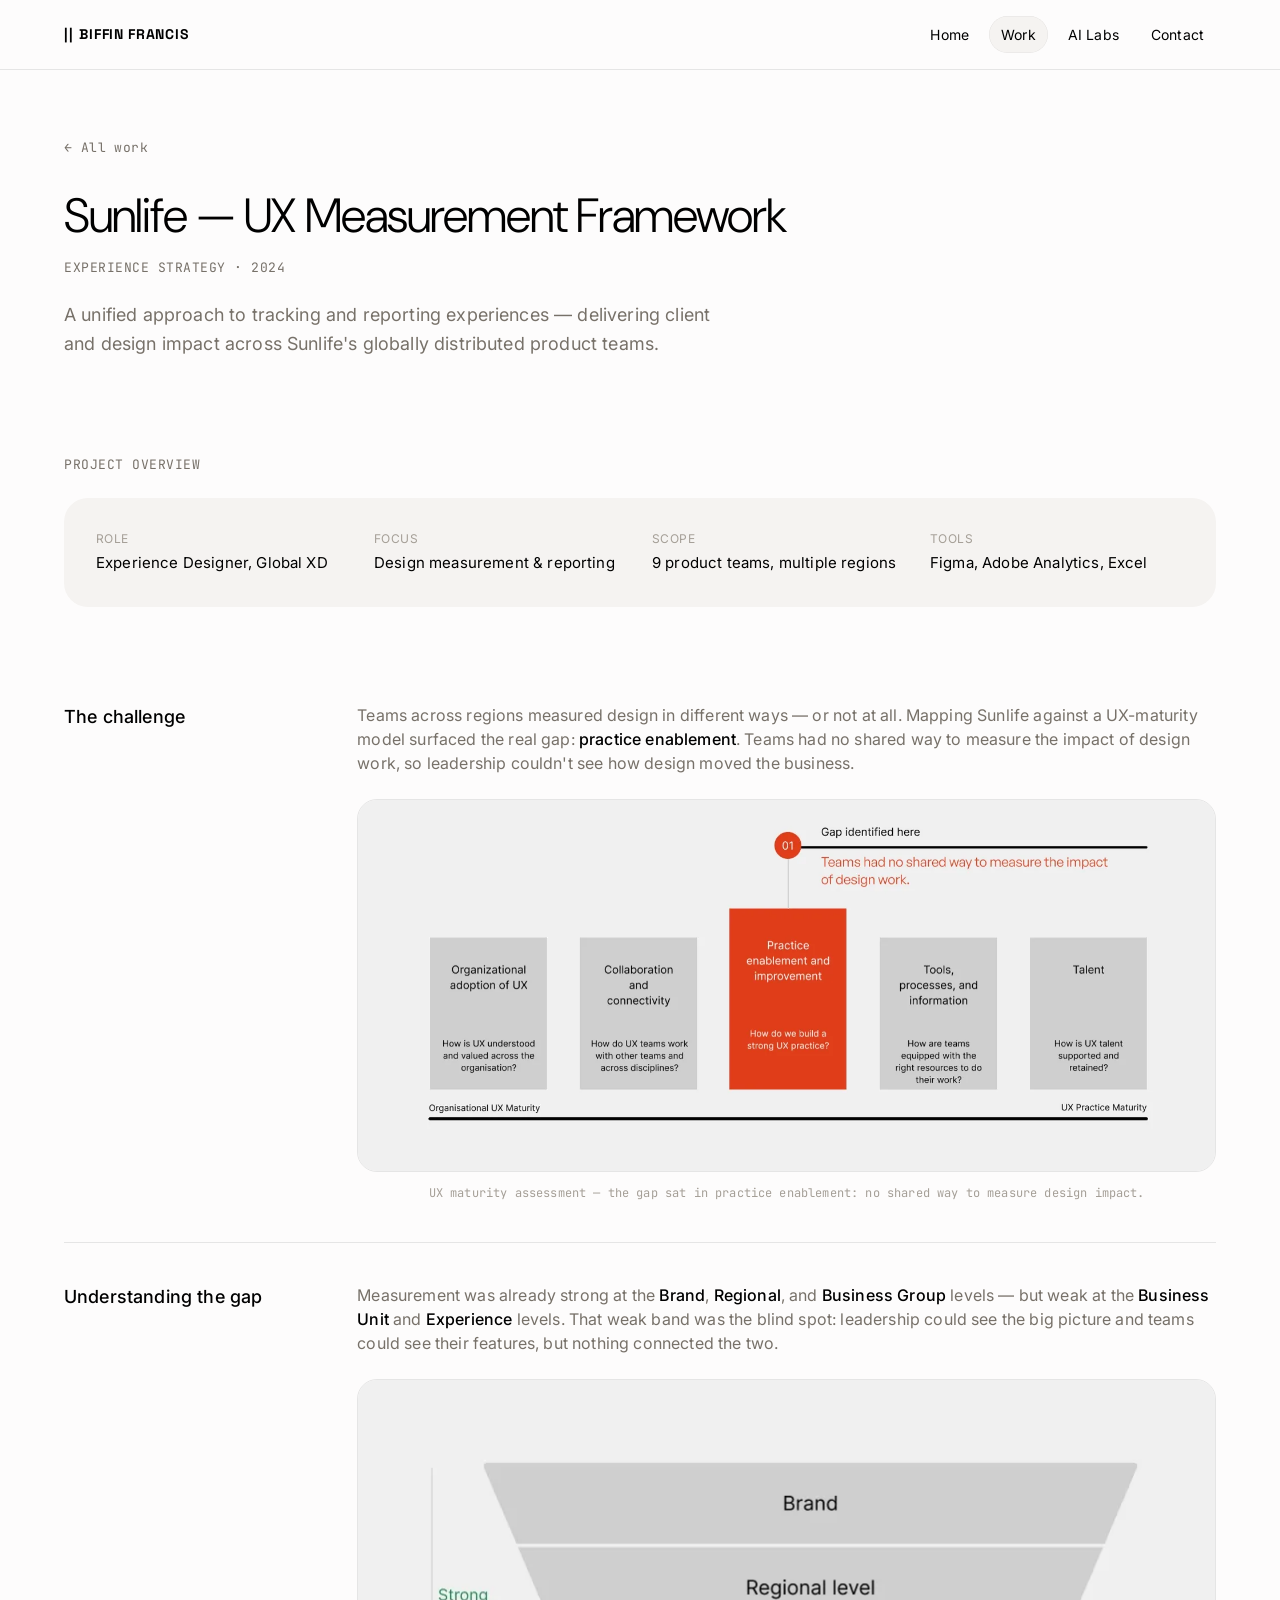
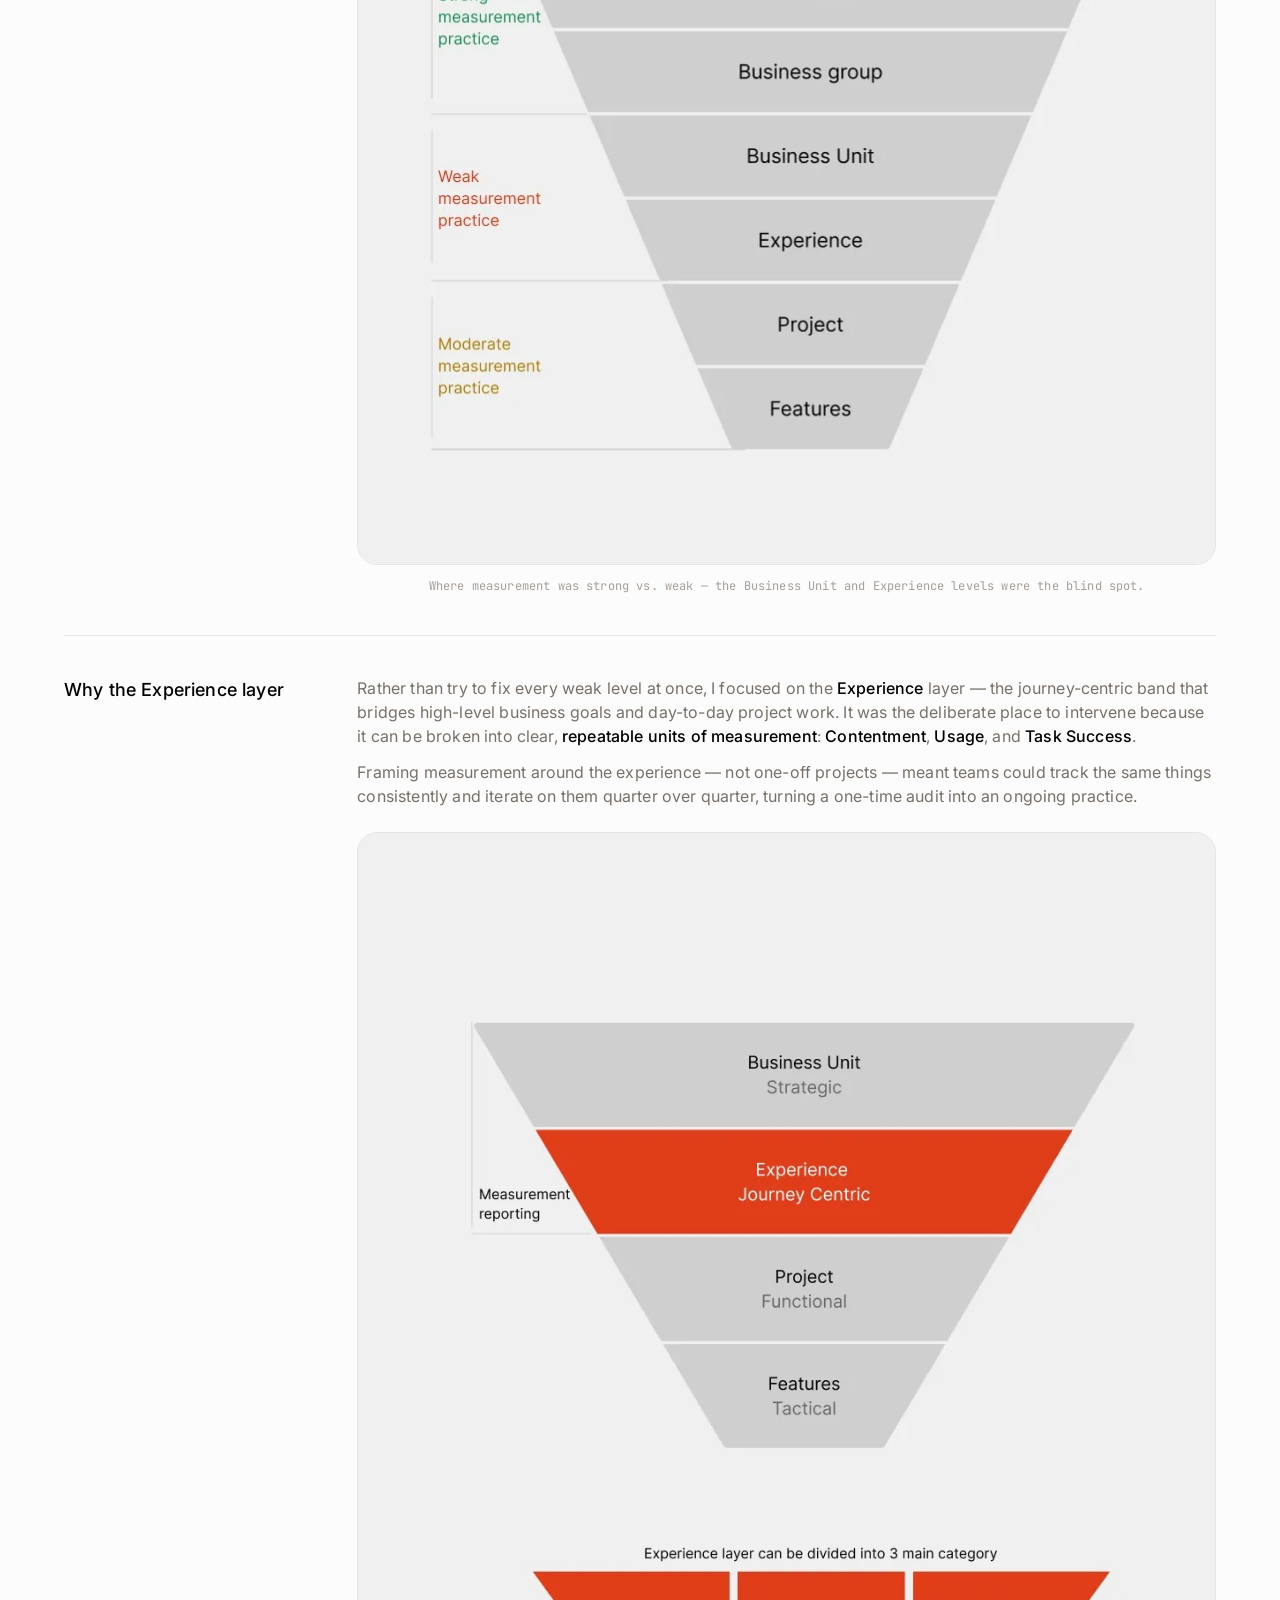
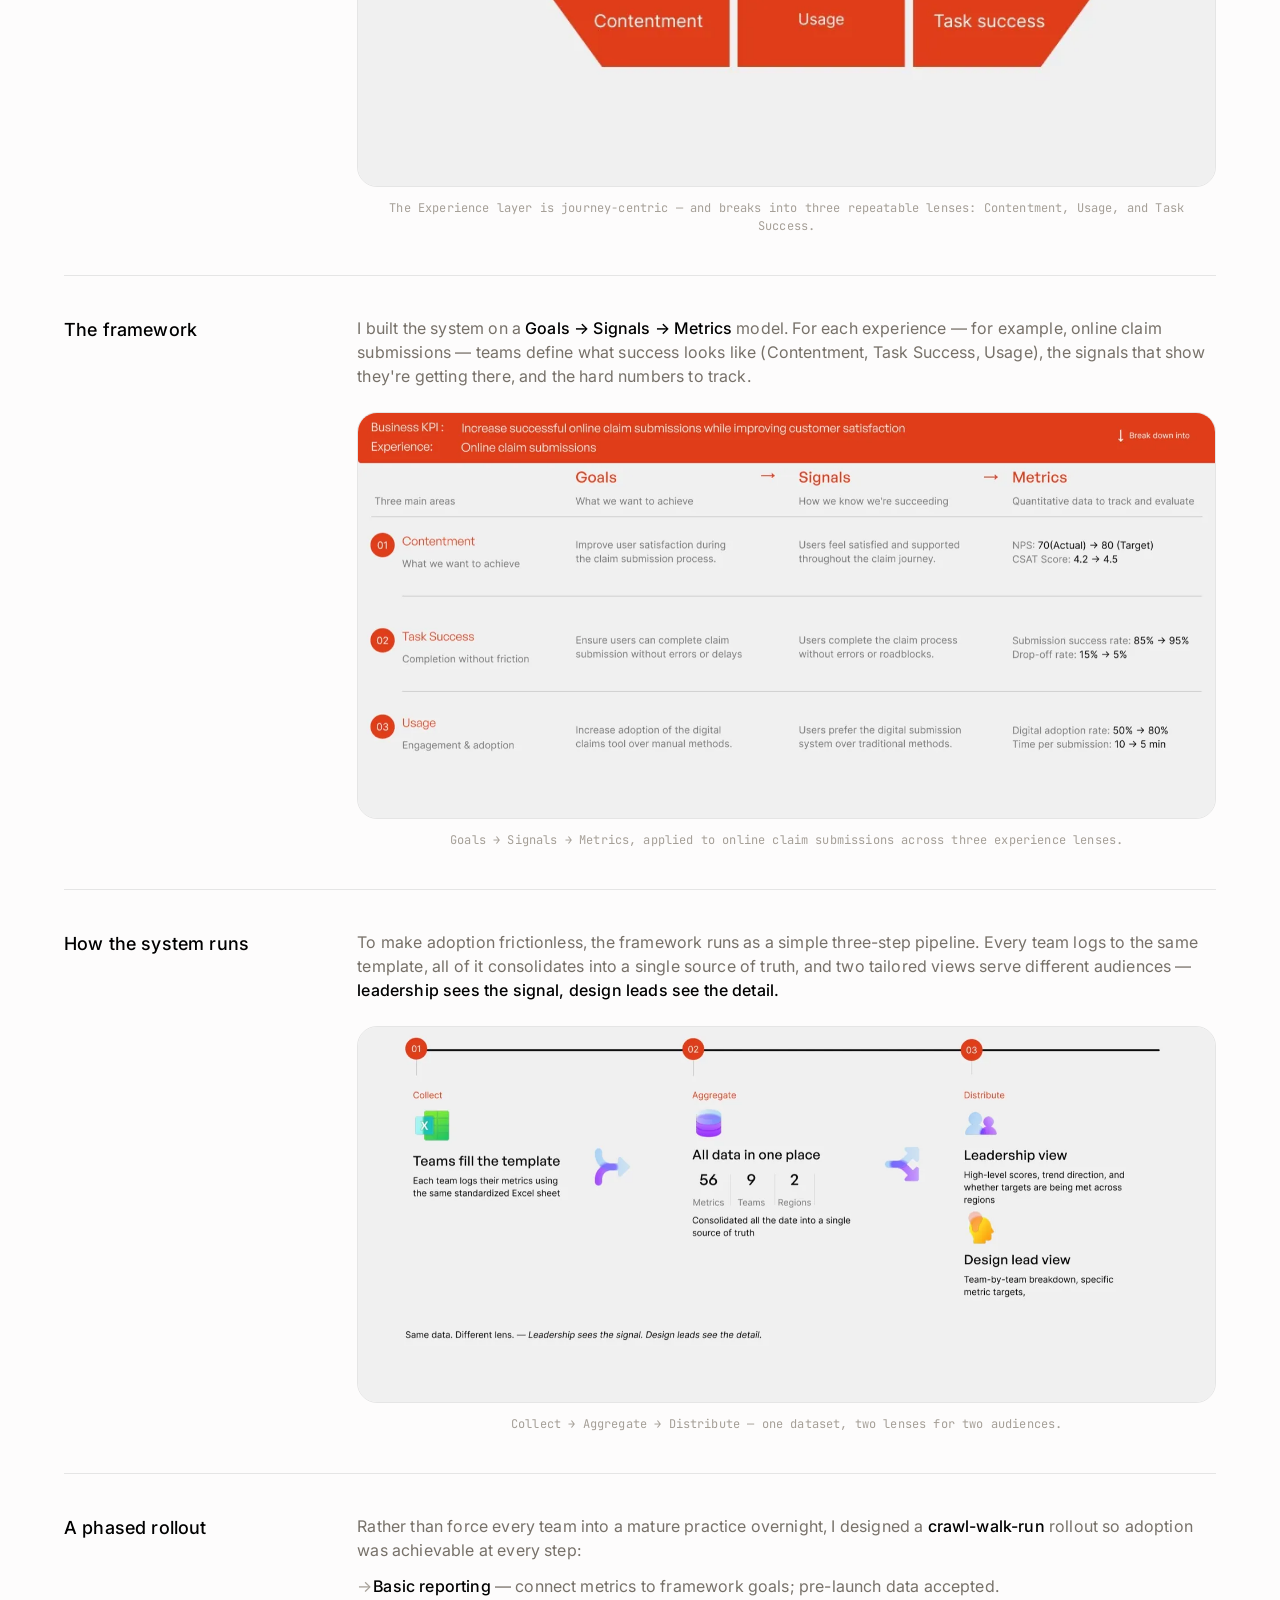
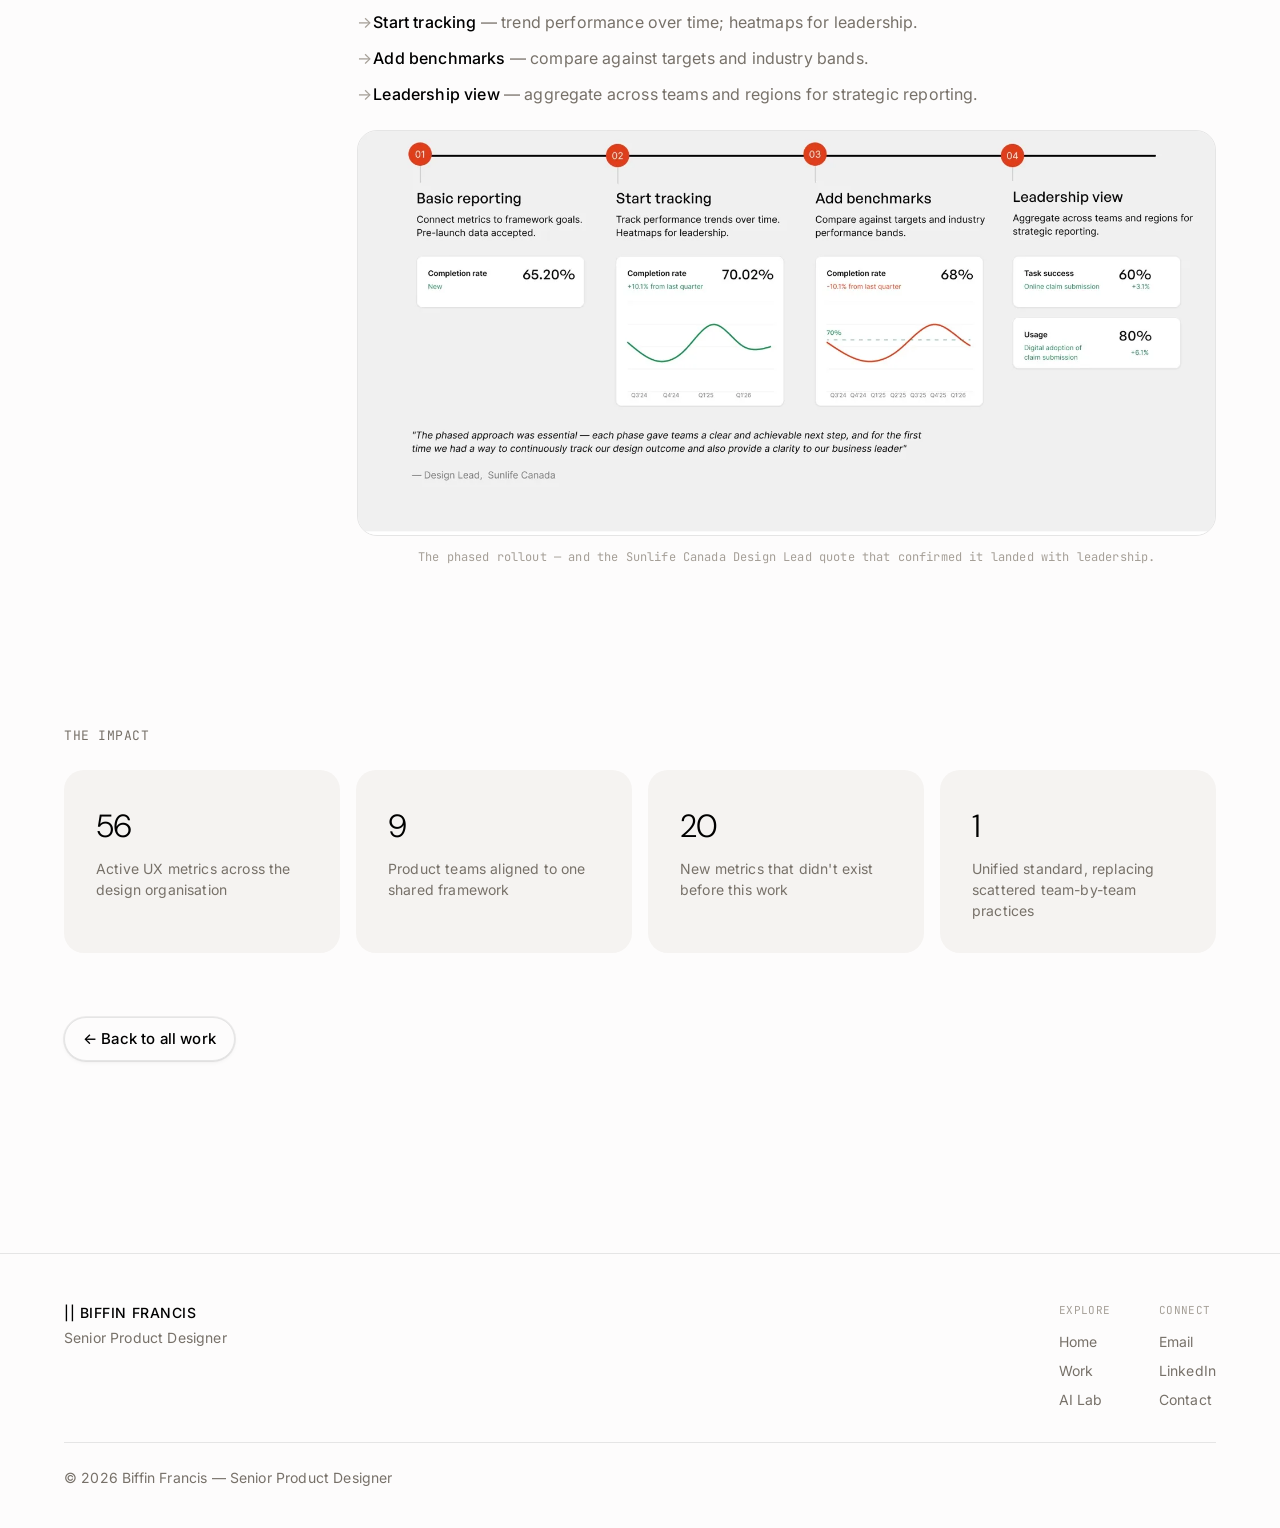
<file: project-sunlife.html>
<!DOCTYPE html>
<html lang="en">
<head>
  <meta charset="UTF-8" />
  <meta name="viewport" content="width=device-width, initial-scale=1.0" />
  <link rel="icon" href="/favicon.ico" sizes="any" />
  <link rel="icon" href="/favicon.svg" type="image/svg+xml" />
  <link rel="apple-touch-icon" href="/apple-touch-icon.png" />
  <link rel="manifest" href="/site.webmanifest" />
  <meta name="theme-color" content="#fdfcfc" />
  <title>Sunlife — Biffin Francis</title>
  <meta name="description" content="Sunlife case study — a unified UX measurement framework across global product teams." />
  <link rel="preconnect" href="https://fonts.googleapis.com" />
  <link rel="preconnect" href="https://fonts.gstatic.com" crossorigin />
  <link href="https://fonts.googleapis.com/css2?family=DM+Sans:wght@300&family=Inter:wght@400;500&family=Space+Grotesk:wght@700&family=JetBrains+Mono&display=swap" rel="stylesheet" />
  <link rel="stylesheet" href="styles.css" />
  <link rel="canonical" href="https://biffin.github.io/project-sunlife.html" />
  <meta property="og:type" content="article" />
  <meta property="og:site_name" content="Biffin Francis" />
  <meta property="og:title" content="Sunlife — Biffin Francis" />
  <meta property="og:description" content="Sunlife case study — a unified UX measurement framework across global product teams." />
  <meta property="og:url" content="https://biffin.github.io/project-sunlife.html" />
  <meta property="og:image" content="https://biffin.github.io/images/og-cover.png" />
  <meta property="og:image:width" content="1200" />
  <meta property="og:image:height" content="630" />
  <meta name="twitter:card" content="summary_large_image" />
  <meta name="twitter:title" content="Sunlife — Biffin Francis" />
  <meta name="twitter:description" content="Sunlife case study — a unified UX measurement framework across global product teams." />
  <meta name="twitter:image" content="https://biffin.github.io/images/og-cover.png" />
  <script type="application/ld+json">{"@context":"https://schema.org","@type":"CreativeWork","name":"Sunlife — Biffin Francis","headline":"Sunlife — UX Measurement Framework","url":"https://biffin.github.io/project-sunlife.html","image":"https://biffin.github.io/images/og-cover.png","description":"Sunlife case study — a unified UX measurement framework across global product teams.","author":{"@type":"Person","name":"Biffin Francis","url":"https://biffin.github.io/"}}</script>
</head>
<body>
  <div id="site-nav"></div>

  <main>
    <!-- Hero -->
    <section class="section--tight">
      <div class="container">
        <a class="case-back" href="work.html">← All work</a>
        <h1 class="display mt-32">Sunlife — UX Measurement Framework</h1>
        <p class="eyebrow mt-16">Experience Strategy · 2024</p>
        <p class="hero__intro mt-24" style="max-width: 680px;">
          A unified approach to tracking and reporting experiences — delivering client and
          design impact across Sunlife's globally distributed product teams.
        </p>
      </div>
    </section>

    <!-- Overview -->
    <section class="section--compact">
      <div class="container">
        <p class="eyebrow">Project overview</p>
        <div class="card card--large mt-24">
          <div class="case-overview">
            <div class="case-overview__item">
              <span class="case-overview__label">Role</span>
              <span class="case-overview__value">Experience Designer, Global XD</span>
            </div>
            <div class="case-overview__item">
              <span class="case-overview__label">Focus</span>
              <span class="case-overview__value">Design measurement &amp; reporting</span>
            </div>
            <div class="case-overview__item">
              <span class="case-overview__label">Scope</span>
              <span class="case-overview__value">9 product teams, multiple regions</span>
            </div>
            <div class="case-overview__item">
              <span class="case-overview__label">Tools</span>
              <span class="case-overview__value">Figma, Adobe Analytics, Excel</span>
            </div>
          </div>
        </div>
      </div>
    </section>

    <!-- Challenge / Gap / Framework -->
    <section class="section--tight">
      <div class="container stack-40">

        <div class="case-block">
          <div class="case-block__title">The challenge</div>
          <div class="case-block__body">
            <p>Teams across regions measured design in different ways — or not at all. Mapping
            Sunlife against a UX-maturity model surfaced the real gap: <strong>practice
            enablement</strong>. Teams had no shared way to measure the impact of design work,
            so leadership couldn't see how design moved the business.</p>
            <figure class="case-figure case-figure--inline">
              <img src="images/sunlife-maturity-spectrum.webp" alt="UX maturity spectrum across five areas — organisational adoption, collaboration, practice enablement (highlighted as the gap), tools and processes, and talent — with practice enablement flagged: teams had no shared way to measure the impact of design work" width="1500" height="649" loading="eager" fetchpriority="high" decoding="async" />
              <figcaption>UX maturity assessment — the gap sat in practice enablement: no shared way to measure design impact.</figcaption>
            </figure>
          </div>
        </div>

        <hr class="case-divider" />

        <div class="case-block">
          <div class="case-block__title">Understanding the gap</div>
          <div class="case-block__body">
            <p>Measurement was already strong at the <strong>Brand</strong>,
            <strong>Regional</strong>, and <strong>Business Group</strong> levels — but weak at
            the <strong>Business Unit</strong> and <strong>Experience</strong> levels. That weak
            band was the blind spot: leadership could see the big picture and teams could see
            their features, but nothing connected the two.</p>
            <figure class="case-figure case-figure--inline">
              <img src="images/sunlife-maturity-funnel.webp" alt="Inverted funnel of measurement maturity — Brand, Regional, and Business Group levels had strong measurement practice; Business Unit and Experience levels were weak; Project and Features were moderate" width="858" height="786" loading="lazy" decoding="async" />
              <figcaption>Where measurement was strong vs. weak — the Business Unit and Experience levels were the blind spot.</figcaption>
            </figure>
          </div>
        </div>

        <hr class="case-divider" />

        <div class="case-block">
          <div class="case-block__title">Why the Experience layer</div>
          <div class="case-block__body">
            <p>Rather than try to fix every weak level at once, I focused on the
            <strong>Experience</strong> layer — the journey-centric band that bridges high-level
            business goals and day-to-day project work. It was the deliberate place to intervene
            because it can be broken into clear, <strong>repeatable units of measurement</strong>:
            <strong>Contentment</strong>, <strong>Usage</strong>, and <strong>Task Success</strong>.</p>
            <p>Framing measurement around the experience — not one-off projects — meant teams
            could track the same things consistently and iterate on them quarter over quarter,
            turning a one-time audit into an ongoing practice.</p>
            <figure class="case-figure case-figure--inline">
              <img src="images/sunlife-experience-funnel.webp" alt="Inverted funnel showing the Experience layer (journey-centric) sitting between the strategic Business Unit layer and the functional Project and Features layers, dividing into three categories: Contentment, Usage, and Task Success" width="971" height="1080" loading="lazy" decoding="async" />
              <figcaption>The Experience layer is journey-centric — and breaks into three repeatable lenses: Contentment, Usage, and Task Success.</figcaption>
            </figure>
          </div>
        </div>

        <hr class="case-divider" />

        <div class="case-block">
          <div class="case-block__title">The framework</div>
          <div class="case-block__body">
            <p>I built the system on a <strong>Goals → Signals → Metrics</strong> model. For each
            experience — for example, online claim submissions — teams define what success looks
            like (Contentment, Task Success, Usage), the signals that show they're getting there,
            and the hard numbers to track.</p>
            <figure class="case-figure case-figure--inline">
              <img src="images/sunlife-gsm.webp" alt="Goals, Signals, Metrics table for online claim submissions, broken into three areas — Contentment, Task Success, and Usage — each mapping a goal to its success signals and quantitative metrics such as NPS, submission success rate, and digital adoption" width="1500" height="708" loading="lazy" decoding="async" />
              <figcaption>Goals → Signals → Metrics, applied to online claim submissions across three experience lenses.</figcaption>
            </figure>
          </div>
        </div>

        <hr class="case-divider" />

        <div class="case-block">
          <div class="case-block__title">How the system runs</div>
          <div class="case-block__body">
            <p>To make adoption frictionless, the framework runs as a simple three-step pipeline.
            Every team logs to the same template, all of it consolidates into a single source of
            truth, and two tailored views serve different audiences —
            <strong>leadership sees the signal, design leads see the detail.</strong></p>
            <figure class="case-figure case-figure--inline">
              <img src="images/sunlife-data-flow.webp" alt="Three-step data flow — Collect (teams fill a standardised Excel template), Aggregate (all data consolidated into one source covering 56 metrics, 9 teams, 2 regions), and Distribute (a high-level leadership view and a detailed design-lead view)" width="1500" height="657" loading="lazy" decoding="async" />
              <figcaption>Collect → Aggregate → Distribute — one dataset, two lenses for two audiences.</figcaption>
            </figure>
          </div>
        </div>

        <hr class="case-divider" />

        <div class="case-block">
          <div class="case-block__title">A phased rollout</div>
          <div class="case-block__body">
            <p>Rather than force every team into a mature practice overnight, I designed a
            <strong>crawl-walk-run</strong> rollout so adoption was achievable at every step:</p>
            <ul>
              <li><strong>Basic reporting</strong> — connect metrics to framework goals; pre-launch data accepted.</li>
              <li><strong>Start tracking</strong> — trend performance over time; heatmaps for leadership.</li>
              <li><strong>Add benchmarks</strong> — compare against targets and industry bands.</li>
              <li><strong>Leadership view</strong> — aggregate across teams and regions for strategic reporting.</li>
            </ul>
            <figure class="case-figure case-figure--inline">
              <img src="images/sunlife-rollout.webp" alt="Phased rollout timeline with four stages — Basic reporting, Start tracking, Add benchmarks, and Leadership view — each showing a completion-rate card, ending with a quote from the Design Lead at Sunlife Canada about the value of the phased approach" width="1500" height="708" loading="lazy" decoding="async" />
              <figcaption>The phased rollout — and the Sunlife Canada Design Lead quote that confirmed it landed with leadership.</figcaption>
            </figure>
          </div>
        </div>
      </div>
    </section>

    <!-- Impact -->
    <section class="section">
      <div class="container">
        <p class="eyebrow">The impact</p>
        <div class="stat-grid mt-24">
          <div class="card">
            <div class="stat__num">56</div>
            <div class="stat__label">Active UX metrics across the design organisation</div>
          </div>
          <div class="card">
            <div class="stat__num">9</div>
            <div class="stat__label">Product teams aligned to one shared framework</div>
          </div>
          <div class="card">
            <div class="stat__num">20</div>
            <div class="stat__label">New metrics that didn't exist before this work</div>
          </div>
          <div class="card">
            <div class="stat__num">1</div>
            <div class="stat__label">Unified standard, replacing scattered team-by-team practices</div>
          </div>
        </div>
        <div class="hero__cta">
          <a class="btn btn--secondary mt-32" href="work.html">← Back to all work</a>
        </div>
      </div>
    </section>
  </main>

  <div id="site-footer">
    <!-- Static fallback: crawlable links for non-JS clients; main.js replaces this for visitors -->
    <nav class="footer-fallback" aria-label="Site links"><a href="index.html">Home</a><a href="work.html">Work</a><a href="ai.html">AI Lab</a><a href="project-credi8.html">Credi8</a><a href="project-sunlife.html">Sunlife</a><a href="project-helpshift.html">Helpshift</a><a href="project-bridgeathletic.html">BridgeAthletic</a><a href="project-monash.html">Monash</a><a href="project-infillcube.html">Infillcube</a><a href="ai-portfolio.html">Building this portfolio with Claude</a><a href="ai-ux-research.html">Usability testing with synthetic users</a></nav>
  </div>
  <script src="main.js"></script>
</body>
</html>
</file>
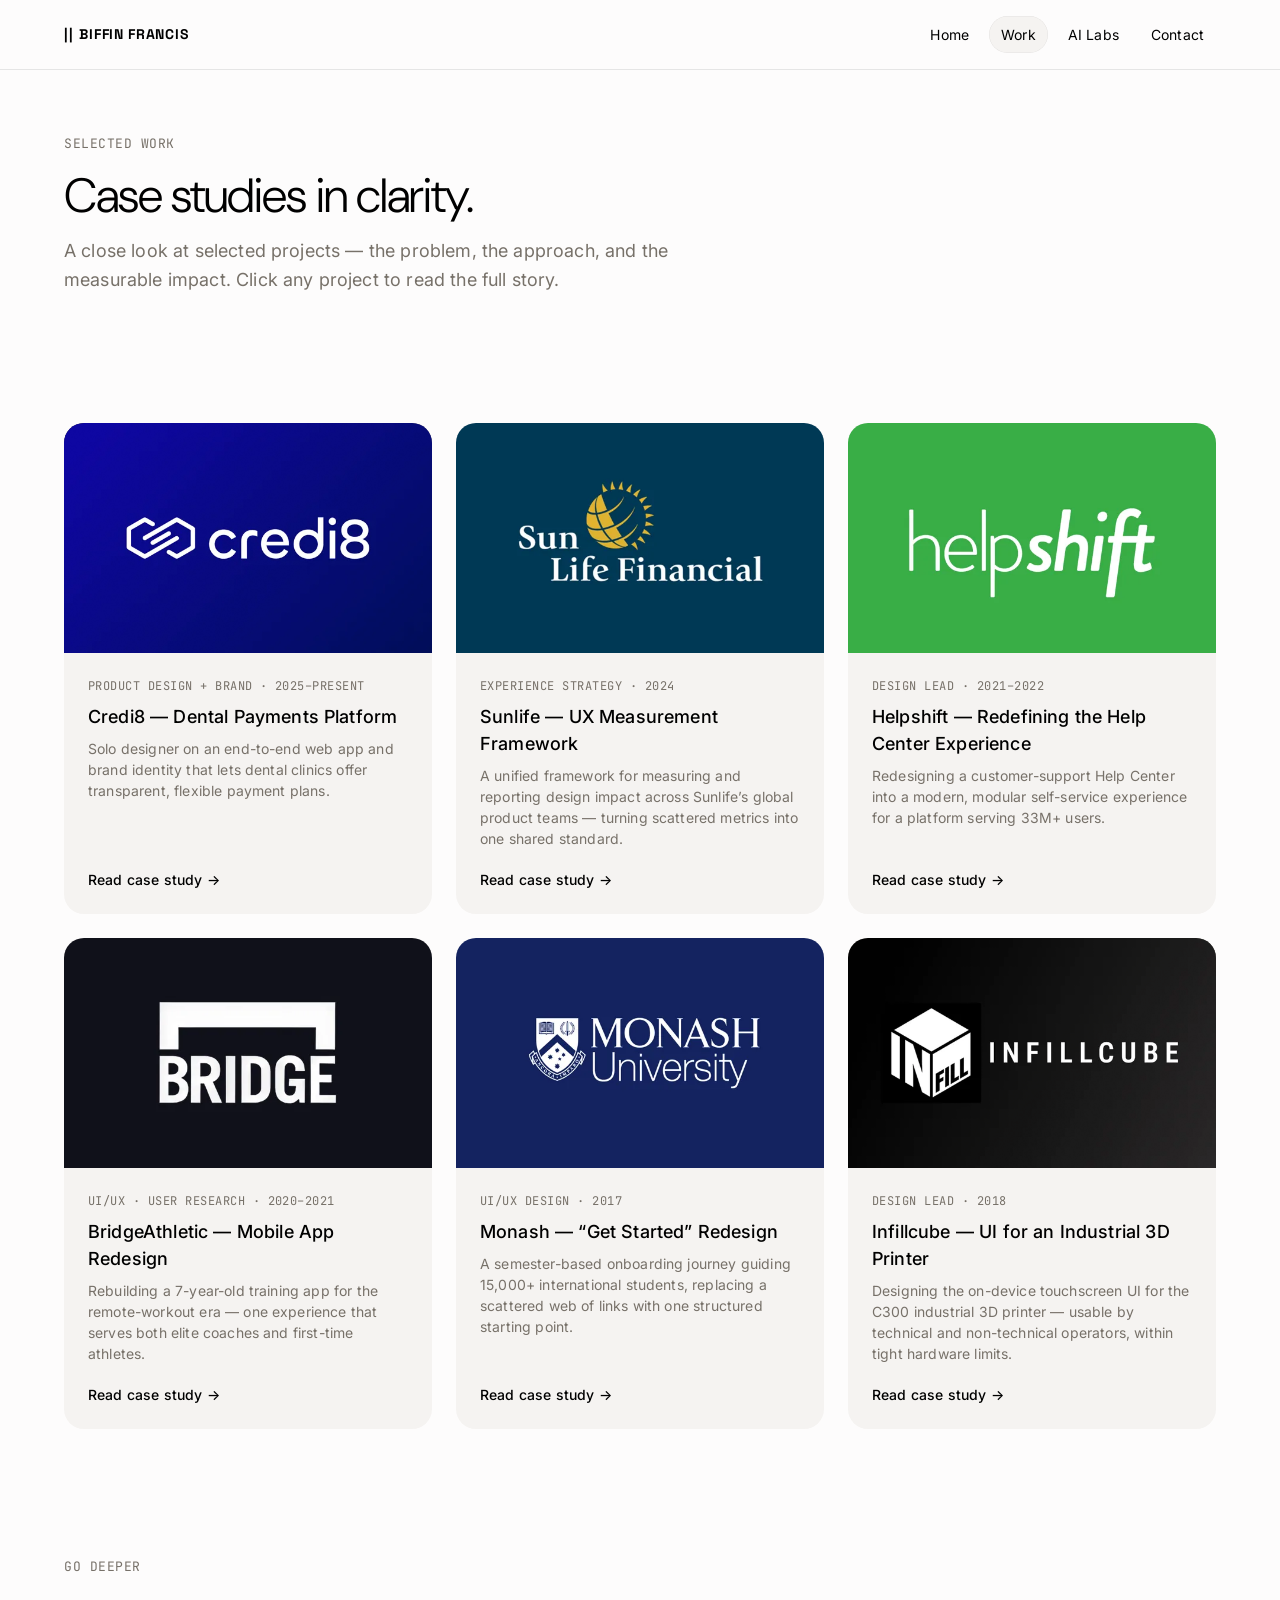
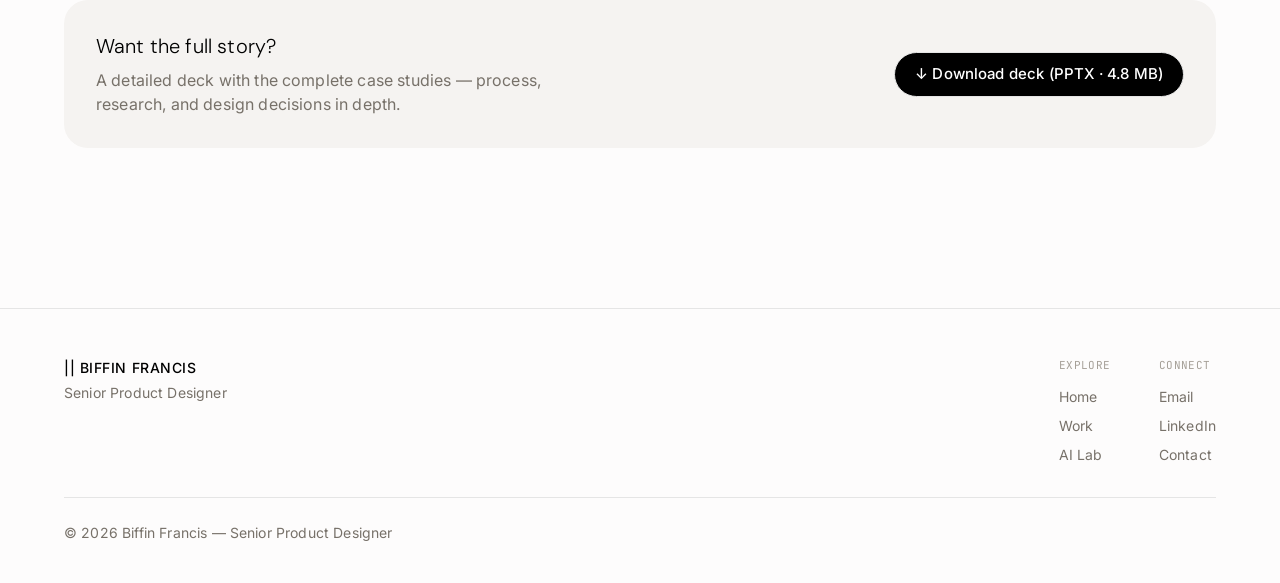
<file: work.html>
<!DOCTYPE html>
<html lang="en">
<head>
  <meta charset="UTF-8" />
  <meta name="viewport" content="width=device-width, initial-scale=1.0" />
  <link rel="icon" href="/favicon.ico" sizes="any" />
  <link rel="icon" href="/favicon.svg" type="image/svg+xml" />
  <link rel="apple-touch-icon" href="/apple-touch-icon.png" />
  <link rel="manifest" href="/site.webmanifest" />
  <meta name="theme-color" content="#fdfcfc" />
  <title>Work — Biffin Francis</title>
  <meta name="description" content="Selected product design case studies by Biffin Francis." />
  <link rel="preconnect" href="https://fonts.googleapis.com" />
  <link rel="preconnect" href="https://fonts.gstatic.com" crossorigin />
  <link href="https://fonts.googleapis.com/css2?family=DM+Sans:wght@300&family=Inter:wght@400;500&family=Space+Grotesk:wght@700&family=JetBrains+Mono&display=swap" rel="stylesheet" />
  <link rel="stylesheet" href="styles.css" />
  <link rel="canonical" href="https://biffin.github.io/work.html" />
  <meta property="og:type" content="website" />
  <meta property="og:site_name" content="Biffin Francis" />
  <meta property="og:title" content="Work — Biffin Francis" />
  <meta property="og:description" content="Selected product design case studies by Biffin Francis." />
  <meta property="og:url" content="https://biffin.github.io/work.html" />
  <meta property="og:image" content="https://biffin.github.io/images/og-cover.png" />
  <meta property="og:image:width" content="1200" />
  <meta property="og:image:height" content="630" />
  <meta name="twitter:card" content="summary_large_image" />
  <meta name="twitter:title" content="Work — Biffin Francis" />
  <meta name="twitter:description" content="Selected product design case studies by Biffin Francis." />
  <meta name="twitter:image" content="https://biffin.github.io/images/og-cover.png" />
  <script type="application/ld+json">{"@context":"https://schema.org","@type":"CollectionPage","name":"Work — Biffin Francis","url":"https://biffin.github.io/work.html","description":"Selected product design case studies by Biffin Francis.","isPartOf":{"@type":"WebSite","name":"Biffin Francis","url":"https://biffin.github.io/"}}</script>
</head>
<body>
  <div id="site-nav"></div>

  <main>
    <section class="section--tight">
      <div class="container">
        <p class="eyebrow">Selected work</p>
        <h1 class="display mt-16">Case studies in clarity.</h1>
        <p class="hero__intro mt-16" style="max-width: 620px;">
          A close look at selected projects — the problem, the approach, and the measurable
          impact. Click any project to read the full story.
        </p>
      </div>
    </section>

    <section class="section--tight">
      <div class="container">
        <!-- Cards rendered from projects.js — add projects there, not here -->
        <div id="project-grid" class="project-grid"></div>
      </div>
    </section>

    <!-- Downloadable deck -->
    <section class="section--tight">
      <div class="container">
        <p class="eyebrow">Go deeper</p>
        <div class="card card--large mt-24 deck-cta">
          <div class="deck-cta__text">
            <span class="heading-sm">Want the full story?</span>
            <p>A detailed deck with the complete case studies — process, research,
            and design decisions in depth.</p>
          </div>
          <a class="btn btn--primary deck-cta__btn" href="files/Biffin-Francis-Portfolio.pptx" download>
            ↓ Download deck (PPTX · 4.8 MB)
          </a>
        </div>
      </div>
    </section>
  </main>

  <div id="site-footer">
    <!-- Static fallback: crawlable links for non-JS clients; main.js replaces this for visitors -->
    <nav class="footer-fallback" aria-label="Site links"><a href="index.html">Home</a><a href="work.html">Work</a><a href="ai.html">AI Lab</a><a href="project-credi8.html">Credi8</a><a href="project-sunlife.html">Sunlife</a><a href="project-helpshift.html">Helpshift</a><a href="project-bridgeathletic.html">BridgeAthletic</a><a href="project-monash.html">Monash</a><a href="project-infillcube.html">Infillcube</a><a href="ai-portfolio.html">Building this portfolio with Claude</a><a href="ai-ux-research.html">Usability testing with synthetic users</a></nav>
  </div>
  <script src="projects.js"></script>
  <script src="main.js"></script>
</body>
</html>
</file>
<file: styles.css>
/* =========================================================================
   Biffin Francis — Portfolio
   Design system: ElevenLabs "Parchment command terminal" (see design MD).
   Single source of truth for all tokens + components. Edit styles ONLY here.
   ========================================================================= */

:root {
  /* --- Colors (verbatim from design MD) --- */
  --color-parchment-white: #fdfcfc;
  --color-warm-sand: #f5f3f1;
  --color-ash-border: #e5e5e5;
  --color-midnight-ink: #000000;
  --color-driftwood: #777169;
  --color-fog: #a59f97;
  --color-silver-mist: #b1b0b0;
  --color-void-violet: #0447ff;   /* decorative orb only */
  --color-ember-orange: #E03E1A;  /* decorative orb only */

  /* --- Fonts (Google Fonts substitutes named in the MD) --- */
  --font-waldenburg: 'DM Sans', ui-sans-serif, system-ui, -apple-system, sans-serif;
  --font-waldenburgfh: 'Space Grotesk', ui-sans-serif, system-ui, sans-serif;
  --font-inter: 'Inter', ui-sans-serif, system-ui, -apple-system, sans-serif;
  --font-mono: 'JetBrains Mono', ui-monospace, Menlo, Consolas, monospace;

  /* --- Type scale --- */
  --text-caption: 10px;
  --text-body: 16px;
  --text-subheading: 18px;
  --text-heading-sm: 20px;
  --text-heading: 32px;
  --text-heading-lg: 36px;
  --text-display: 48px;

  /* --- Spacing --- */
  --spacing-4: 4px;
  --spacing-8: 8px;
  --spacing-12: 12px;
  --spacing-16: 16px;
  --spacing-20: 20px;
  --spacing-24: 24px;
  --spacing-32: 32px;
  --spacing-40: 40px;
  --spacing-48: 48px;
  --spacing-64: 64px;
  --spacing-96: 96px;

  /* --- Radius --- */
  --radius-tags: 14px;
  --radius-cards: 20px;
  --radius-cardlarge: 24px;
  --radius-full: 9999px;
  --radius-inputs: 4px;

  /* --- Shadows (sub-pixel hairlines only) --- */
  --shadow-subtle: rgba(0, 0, 0, 0.075) 0px 0px 0px 0.5px inset;
  --shadow-ring: rgba(0, 0, 0, 0.06) 0px 0px 0px 1px, rgba(0, 0, 0, 0.04) 0px 1px 2px 0px, rgba(0, 0, 0, 0.04) 0px 2px 4px 0px;
  --shadow-elevated: rgba(0, 0, 0, 0.4) 0px 0px 1px 0px, rgba(0, 0, 0, 0.04) 0px 1px 1px 0px, rgba(0, 0, 0, 0.04) 0px 2px 4px 0px;

  /* --- Layout --- */
  --page-max-width: 1200px;
}

/* --- Reset --- */
*, *::before, *::after { box-sizing: border-box; margin: 0; padding: 0; }

html { scroll-behavior: smooth; }

body {
  font-family: var(--font-inter);
  font-size: var(--text-body);
  line-height: 1.5;
  letter-spacing: 0.01em;
  color: var(--color-midnight-ink);
  background: var(--color-parchment-white);
  -webkit-font-smoothing: antialiased;
}

a { color: inherit; text-decoration: none; }
.hero__intro a, .case-block__body a, .impact-proof p a {
  color: var(--color-midnight-ink);
  text-decoration: underline;
  text-underline-offset: 2px;
}
.hero__intro a:hover, .case-block__body a:hover, .impact-proof p a:hover { color: var(--color-driftwood); }

/* --- Layout primitives --- */
.container {
  width: 100%;
  max-width: var(--page-max-width);
  margin: 0 auto;
  padding: 0 var(--spacing-24);
}

.section { padding: var(--spacing-96) 0; }
.section--tight { padding: var(--spacing-64) 0; }
.section--compact { padding: var(--spacing-32) 0; }

/* =========================================================================
   Typography
   ========================================================================= */
.display {
  font-family: var(--font-waldenburg);
  font-weight: 300;
  font-size: var(--text-display);
  line-height: 1.08;
  letter-spacing: -0.02em;
  color: var(--color-midnight-ink);
}

.heading-sm {
  font-family: var(--font-waldenburg);
  font-weight: 300;
  font-size: var(--text-heading-sm);
  line-height: 1.4;
}

.eyebrow {
  font-family: var(--font-mono);
  font-size: 13px;
  letter-spacing: 0.04em;
  text-transform: uppercase;
  color: var(--color-driftwood);
}

/* =========================================================================
   Navigation (injected by main.js)
   ========================================================================= */
#site-nav { display: contents; }
.nav {
  position: sticky;
  top: 0;
  z-index: 50;
  background: var(--color-parchment-white);
  border-bottom: 1px solid var(--color-ash-border);
}
.nav__inner {
  max-width: var(--page-max-width);
  margin: 0 auto;
  padding: var(--spacing-16) var(--spacing-24);
  display: flex;
  align-items: center;
  justify-content: space-between;
}
.logo {
  font-family: var(--font-waldenburgfh);
  font-weight: 700;
  font-size: 14px;
  letter-spacing: 0.05em;
  color: var(--color-midnight-ink);
  display: inline-flex;
  align-items: center;
  gap: 6px;
}
.logo__bars { color: var(--color-midnight-ink); }
.nav__links { display: flex; align-items: center; gap: var(--spacing-8); }
.nav__link {
  font-size: 14px;
  font-weight: 400;
  color: var(--color-midnight-ink);
  padding: var(--spacing-8) var(--spacing-12);
  border-radius: var(--radius-full);
  transition: color 0.18s ease, background 0.18s ease;
}
.nav__link:hover { color: var(--color-driftwood); }
.nav__link.is-active {
  background: var(--color-warm-sand);
  box-shadow: var(--shadow-subtle);
}
.nav__toggle {
  display: none;
  background: none;
  border: 1px solid var(--color-ash-border);
  border-radius: var(--radius-full);
  width: 36px; height: 36px;
  cursor: pointer;
  font-size: 16px;
}

/* =========================================================================
   Buttons (all pill-shaped — no rectangles)
   ========================================================================= */
.btn {
  display: inline-flex;
  align-items: center;
  justify-content: center;
  gap: 8px;
  font-family: var(--font-inter);
  font-size: 15px;
  font-weight: 500;
  border-radius: var(--radius-full);
  cursor: pointer;
  transition: opacity 0.18s ease, background 0.18s ease, color 0.18s ease;
  white-space: nowrap;
}
.btn--primary {
  background: var(--color-midnight-ink);
  color: #ffffff;
  border: 1px solid var(--color-ash-border);
  padding: 10px 20px;
}
.btn--primary:hover { opacity: 0.85; }
.btn--secondary {
  background: var(--color-parchment-white);
  color: var(--color-midnight-ink);
  border: 1px solid var(--color-ash-border);
  padding: 10px 18px;
  box-shadow: var(--shadow-ring);
}
.btn--secondary:hover { background: var(--color-warm-sand); }
.btn--ghost {
  background: transparent;
  color: var(--color-midnight-ink);
  border: none;
  padding: 10px 4px;
}
.btn--ghost:hover { color: var(--color-driftwood); }

/* =========================================================================
   Cards
   ========================================================================= */
.card {
  background: var(--color-warm-sand);
  border-radius: var(--radius-cards);
  padding: var(--spacing-32);
}
.card--large { border-radius: var(--radius-cardlarge); }
.deck-cta { display: flex; align-items: center; justify-content: space-between; gap: var(--spacing-32); }
.deck-cta__text { max-width: 480px; }
.deck-cta__text p { color: var(--color-driftwood); margin-top: var(--spacing-8); }
.deck-cta__btn { flex-shrink: 0; }
@media (max-width: 640px) {
  .deck-cta { flex-direction: column; align-items: flex-start; gap: var(--spacing-24); }
}

/* =========================================================================
   Trust bar — muted client/employer logos under the hero
   ========================================================================= */
.trustbar {
  padding: var(--spacing-32) 0 var(--spacing-48);
}
.trustbar__label {
  font-family: var(--font-mono);
  font-size: 12px;
  letter-spacing: 0.04em;
  text-transform: uppercase;
  color: var(--color-fog);
  margin-bottom: var(--spacing-24);
}
.trustbar__logos {
  display: flex;
  align-items: center;
  justify-content: space-between;
  flex-wrap: wrap;
  gap: var(--spacing-32) var(--spacing-40);
}
.trust-logo {
  width: auto;
  opacity: 0.5;
  filter: grayscale(100%);
  transition: opacity 0.2s ease;
}
.trust-logo:hover { opacity: 0.85; }
/* Per-logo optical sizing so single-line and stacked marks read equal weight */
.trust-logo--credi8         { height: 26px; }
.trust-logo--sunlife        { height: 44px; }
.trust-logo--talentnet      { height: 26px; }
.trust-logo--helpshift      { height: 33px; }
.trust-logo--bridgeathletic { height: 40px; }
.trust-logo--monash         { height: 42px; }
.trust-logo--infillcube     { height: 40px; }

@media (max-width: 640px) {
  .trustbar__logos { justify-content: flex-start; }
  .trust-logo--credi8         { height: 22px; }
  .trust-logo--sunlife        { height: 38px; }
  .trust-logo--talentnet      { height: 22px; }
  .trust-logo--helpshift      { height: 28px; }
  .trust-logo--bridgeathletic { height: 34px; }
  .trust-logo--monash         { height: 36px; }
  .trust-logo--infillcube     { height: 34px; }
}

/* =========================================================================
   Hero (asymmetric: left headline + CTA, right body)
   ========================================================================= */
.hero { position: relative; overflow: hidden; display: flex; align-items: center; min-height: 64vh; }
.hero__grid {
  width: 100%;
  display: grid;
  grid-template-columns: 1.1fr 0.9fr;
  gap: var(--spacing-48);
  align-items: center;
  padding: var(--spacing-64) 0;
}
.hero__cta { display: flex; gap: var(--spacing-12); margin-top: var(--spacing-32); flex-wrap: wrap; }
.hero__intro { color: var(--color-driftwood); font-size: var(--text-subheading); line-height: 1.6; }

/* Ambient orb — the ONLY color in the system (decorative, non-interactive) */
.orb {
  position: absolute;
  width: 380px;
  height: 380px;
  border-radius: 50%;
  right: -60px;
  top: -40px;
  background: radial-gradient(circle at 35% 35%,
      var(--color-ember-orange) 0%,
      #ff7a59 22%,
      #c33bd6 50%,
      var(--color-void-violet) 80%);
  filter: blur(8px);
  opacity: 0.28;
  pointer-events: none;
  z-index: 0;
}
.hero__grid { position: relative; z-index: 1; }

/* =========================================================================
   Stat grid
   ========================================================================= */
.stat-grid {
  display: grid;
  grid-template-columns: repeat(4, 1fr);
  gap: var(--spacing-16);
}
.stat__num {
  font-family: var(--font-waldenburg);
  font-weight: 300;
  font-size: var(--text-heading);
  letter-spacing: -0.02em;
}
.stat__label { color: var(--color-driftwood); font-size: 14px; margin-top: var(--spacing-8); }

/* =========================================================================
   Experience cards (work.html)
   ========================================================================= */
.exp-list { display: flex; flex-direction: column; gap: var(--spacing-24); }
.exp {
  display: grid;
  grid-template-columns: 0.8fr 2.2fr;
  gap: var(--spacing-32);
}
.exp__meta { display: flex; flex-direction: column; gap: var(--spacing-8); }
.exp__role { font-weight: 500; font-size: var(--text-subheading); }
.exp__dates, .exp__loc { color: var(--color-driftwood); font-size: 14px; }
.exp__body p { margin-bottom: var(--spacing-12); color: var(--color-driftwood); }
.exp__body p strong { color: var(--color-midnight-ink); font-weight: 500; }
.exp__impact {
  margin-top: var(--spacing-16);
  padding-top: var(--spacing-16);
  border-top: 1px solid var(--color-ash-border);
  color: var(--color-midnight-ink);
  font-size: 15px;
}

/* =========================================================================
   Contact
   ========================================================================= */
#contact { scroll-margin-top: 88px; }
.contact-grid { display: grid; grid-template-columns: repeat(2, 1fr); gap: var(--spacing-16); }
.contact-item { display: flex; flex-direction: column; gap: 4px; }
.contact-item__label { font-size: 13px; color: var(--color-fog); text-transform: uppercase; letter-spacing: 0.04em; }
.contact-item__value { font-size: var(--text-subheading); }
.contact-item__value a:hover { color: var(--color-driftwood); }

/* =========================================================================
   Education / recognitions
   ========================================================================= */
.edu-item { display: flex; justify-content: space-between; gap: var(--spacing-24); padding: var(--spacing-16) 0; border-bottom: 1px solid var(--color-ash-border); }
.edu-item:last-child { border-bottom: none; }
.edu-item__school { color: var(--color-driftwood); font-size: 14px; text-align: right; }

/* =========================================================================
   Footer (injected by main.js)
   ========================================================================= */
.footer {
  border-top: 1px solid var(--color-ash-border);
  margin-top: var(--spacing-96);
}
.footer__inner {
  max-width: var(--page-max-width);
  margin: 0 auto;
  padding: var(--spacing-48) var(--spacing-24) var(--spacing-40);
  color: var(--color-driftwood);
  font-size: 14px;
}
.footer__top {
  display: flex;
  justify-content: space-between;
  align-items: flex-start;
  flex-wrap: wrap;
  gap: var(--spacing-40);
}
.footer__brand { display: flex; flex-direction: column; gap: var(--spacing-4); }
.footer__brand-name {
  font-weight: 500;
  letter-spacing: 0.04em;
  color: var(--color-midnight-ink);
}
.footer__brand-role { color: var(--color-driftwood); }
.footer__nav { display: flex; gap: var(--spacing-48); }
.footer__col { display: flex; flex-direction: column; gap: var(--spacing-8); }
.footer__h {
  font-family: var(--font-mono);
  font-size: 11px;
  text-transform: uppercase;
  letter-spacing: 0.04em;
  color: var(--color-fog);
  margin-bottom: var(--spacing-4);
}
.footer__col a { color: var(--color-driftwood); }
.footer__col a:hover { color: var(--color-midnight-ink); }
.footer__bar {
  margin-top: var(--spacing-32);
  padding-top: var(--spacing-24);
  border-top: 1px solid var(--color-ash-border);
}
/* Static fallback links (crawlable without JS; main.js replaces them for visitors) */
.footer-fallback { position: absolute; width: 1px; height: 1px; overflow: hidden; clip: rect(0 0 0 0); }
@media (max-width: 640px) {
  .footer__top { gap: var(--spacing-32); }
  .footer__nav { gap: var(--spacing-32); }
}

/* --- Utilities --- */
.stack-8 > * + * { margin-top: var(--spacing-8); }
.stack-16 > * + * { margin-top: var(--spacing-16); }
.stack-24 > * + * { margin-top: var(--spacing-24); }
.stack-40 > * + * { margin-top: var(--spacing-40); }
.stack-64 > * + * { margin-top: var(--spacing-64); }
.mt-16 { margin-top: var(--spacing-16); }
.mt-24 { margin-top: var(--spacing-24); }
.mt-32 { margin-top: var(--spacing-32); }
.mt-40 { margin-top: var(--spacing-40); }
.mt-64 { margin-top: var(--spacing-64); }

/* =========================================================================
   Responsive
   ========================================================================= */
@media (max-width: 820px) {
  :root { --text-display: 36px; --text-heading: 28px; }
  .hero__grid { grid-template-columns: 1fr; gap: var(--spacing-24); padding: var(--spacing-64) 0; }
  .stat-grid { grid-template-columns: repeat(2, 1fr); }
  .exp { grid-template-columns: 1fr; gap: var(--spacing-16); }
  .contact-grid { grid-template-columns: 1fr; }
  .section { padding: var(--spacing-64) 0; }

  .nav__toggle { display: inline-flex; align-items: center; justify-content: center; }
  .nav__links {
    display: none;
    position: absolute;
    top: 100%; left: 0; right: 0;
    flex-direction: column;
    align-items: stretch;
    background: var(--color-parchment-white);
    border-bottom: 1px solid var(--color-ash-border);
    padding: var(--spacing-12) var(--spacing-24);
    gap: var(--spacing-4);
  }
  .nav__links.is-open { display: flex; }
  .nav { position: relative; }
}

@media (max-width: 480px) {
  .stat-grid { grid-template-columns: 1fr; }
  .edu-item { flex-direction: column; gap: 4px; }
  .edu-item__school { text-align: left; }
}

/* =========================================================================
   Project grid (work.html) — rendered from projects.js
   ========================================================================= */
.project-grid {
  display: grid;
  grid-template-columns: repeat(3, 1fr);
  gap: var(--spacing-24);
}
.project-card {
  display: flex;
  flex-direction: column;
  background: var(--color-warm-sand);
  border-radius: var(--radius-cards);
  overflow: hidden;
  transition: transform 0.18s ease, box-shadow 0.18s ease;
}
.project-card:hover {
  transform: translateY(-2px);
  box-shadow: var(--shadow-ring);
}
.project-card__thumb {
  aspect-ratio: 16 / 10;
  width: 100%;
  position: relative;
}
/* Monochrome gradient placeholder tiles — swap for real screenshots later */
.thumb--1 { background: linear-gradient(135deg, #2b2b2b 0%, #6d6962 55%, #c9c4bd 100%); }
.thumb--2 { background: linear-gradient(135deg, #e9e5e0 0%, #b1b0b0 50%, #777169 100%); }
.thumb--3 { background: linear-gradient(135deg, #777169 0%, #a59f97 45%, #f5f3f1 100%); }
.thumb--4 { background: linear-gradient(135deg, #3a3a3a 0%, #8a857d 60%, #d8d3cc 100%); }
.thumb--5 { background: linear-gradient(135deg, #cfc9c1 0%, #908a82 50%, #4a4641 100%); }
.project-card__thumb-img {
  width: 100%;
  height: 100%;
  object-fit: cover;
  display: block;
}
.project-card__thumb-label {
  position: absolute;
  left: var(--spacing-16);
  bottom: var(--spacing-16);
  font-family: var(--font-mono);
  font-size: 12px;
  letter-spacing: 0.04em;
  color: rgba(255, 255, 255, 0.92);
}
.project-card__body { padding: var(--spacing-24); display: flex; flex-direction: column; gap: var(--spacing-8); flex: 1; }
.project-card__meta {
  font-family: var(--font-mono);
  font-size: 12px;
  letter-spacing: 0.04em;
  text-transform: uppercase;
  color: var(--color-driftwood);
}
.project-card__title { font-weight: 500; font-size: var(--text-subheading); }
.project-card__summary { color: var(--color-driftwood); font-size: 14px; line-height: 1.5; }
.project-card__cta {
  margin-top: auto;
  padding-top: var(--spacing-12);
  font-size: 14px;
  font-weight: 500;
  color: var(--color-midnight-ink);
}
.project-card:hover .project-card__cta { color: var(--color-driftwood); }

/* =========================================================================
   Project detail (case study) pages
   ========================================================================= */
.case-back {
  display: inline-block;
  font-family: var(--font-mono);
  font-size: 13px;
  letter-spacing: 0.03em;
  color: var(--color-driftwood);
}
.case-back:hover { color: var(--color-midnight-ink); }

.case-overview {
  display: grid;
  grid-template-columns: repeat(4, 1fr);
  gap: var(--spacing-24);
}
.case-overview__item { display: flex; flex-direction: column; gap: var(--spacing-4); }
.case-overview__label {
  font-size: 12px; text-transform: uppercase; letter-spacing: 0.04em; color: var(--color-fog);
}
.case-overview__value { font-size: 15px; }

/* Case-study screenshots */
.case-figure { margin-left: 0; margin-right: 0; }
.case-figure img {
  display: block;
  width: 100%;
  height: auto;
  border-radius: var(--radius-cards);
  border: 1px solid var(--color-ash-border);
  background: var(--color-warm-sand);
}
.case-figure figcaption {
  font-family: var(--font-mono);
  font-size: 12px;
  color: var(--color-fog);
  margin-top: var(--spacing-12);
  text-align: center;
}
.case-figure--inline { margin-top: var(--spacing-24); }
/* Breathing room when prose follows a figure inside a case block */
.case-block__body figure + p { margin-top: var(--spacing-32); }
.case-figure--portrait img { max-width: 360px; }
.case-figure--portrait figcaption { text-align: left; max-width: 360px; }
/* Smaller, centred figure for product shots / tall screens */
.case-figure--medium img { max-width: 460px; margin-left: auto; margin-right: auto; }
.case-figure--medium figcaption { max-width: 460px; margin-left: auto; margin-right: auto; }
/* Hero with text on the left and a product image on the right */
.hero-split { display: grid; grid-template-columns: 1fr 0.78fr; gap: var(--spacing-40); align-items: center; }
.hero-split .case-figure { margin-top: 0; width: 100%; max-width: 440px; margin-left: auto; }
.hero-split .case-figure img { width: 100%; height: auto; }
.hero-split .case-figure figcaption { text-align: left; }
@media (max-width: 820px) {
  .hero-split { grid-template-columns: 1fr; gap: var(--spacing-32); }
  .hero-split .case-figure { width: auto; margin-left: 0; }
}
.impact-proof { display: grid; grid-template-columns: 1fr 1fr; gap: var(--spacing-48); align-items: start; }
.impact-proof p { color: var(--color-driftwood); }
.impact-proof p strong { color: var(--color-midnight-ink); font-weight: 500; }
.impact-proof .case-figure img,
.impact-proof .case-figure figcaption { max-width: 100%; }

.case-block { display: grid; grid-template-columns: 0.7fr 2.3fr; gap: var(--spacing-32); }
.case-block__title { font-weight: 500; font-size: var(--text-subheading); }
.case-block__body p { color: var(--color-driftwood); margin-bottom: var(--spacing-12); }
.case-block__body p strong { color: var(--color-midnight-ink); font-weight: 500; }
.case-block__body ul { list-style: none; display: flex; flex-direction: column; gap: var(--spacing-12); margin-top: var(--spacing-8); }
.case-block__body li { color: var(--color-driftwood); padding-left: var(--spacing-16); position: relative; }
.case-block__body li::before { content: "→"; position: absolute; left: 0; color: var(--color-fog); }
.case-block__body li strong { color: var(--color-midnight-ink); font-weight: 500; }

.case-divider { border: none; border-top: 1px solid var(--color-ash-border); }

/* Metric bars — survey / post-launch readouts (project-bridgeathletic) */
.metric-list { display: flex; flex-direction: column; gap: var(--spacing-16); margin: var(--spacing-24) 0; }
.metric {
  display: grid;
  grid-template-columns: 1fr 120px auto;
  align-items: center;
  gap: var(--spacing-16);
}
.metric__label { color: var(--color-driftwood); font-size: 15px; }
.metric__bar { height: 6px; border-radius: 999px; background: var(--color-ash-border); overflow: hidden; }
.metric__fill { display: block; height: 100%; border-radius: 999px; background: var(--color-midnight-ink); }
.metric__val { font-family: var(--font-mono); font-size: 18px; color: var(--color-midnight-ink); white-space: nowrap; text-align: right; }
.metric__val small { font-size: 12px; color: var(--color-fog); }

/* Persona cards (project-bridgeathletic) */
.persona-grid { display: grid; grid-template-columns: 1fr 1fr; gap: var(--spacing-24); margin-top: var(--spacing-24); }
.persona {
  border: 1px solid var(--color-ash-border);
  border-radius: var(--radius-cards);
  padding: var(--spacing-24);
  background: var(--color-parchment-white);
}
.persona__tag { font-family: var(--font-mono); font-size: 11px; letter-spacing: 0.06em; text-transform: uppercase; color: var(--color-fog); }
.persona__name { font-size: var(--text-subheading); font-weight: 500; margin-top: var(--spacing-4); }
.persona__desc { color: var(--color-driftwood); font-size: 15px; margin-top: var(--spacing-8); }
.persona__sub { display: block; font-family: var(--font-mono); font-size: 11px; color: var(--color-fog); margin-top: var(--spacing-8); }
.persona__cols { display: grid; grid-template-columns: 1fr 1fr; gap: var(--spacing-24); margin-top: var(--spacing-16); }
.persona__h { font-family: var(--font-mono); font-size: 11px; letter-spacing: 0.04em; text-transform: uppercase; color: var(--color-fog); }
.persona__cols ul { list-style: none; display: flex; flex-direction: column; gap: var(--spacing-8); margin-top: var(--spacing-8); }
.persona__cols li { color: var(--color-driftwood); font-size: 14px; padding-left: var(--spacing-16); position: relative; }
.persona__cols li::before { content: "·"; position: absolute; left: var(--spacing-4); color: var(--color-fog); }

/* Design-system showcase (project-bridgeathletic) */
.bds { display: flex; flex-direction: column; gap: var(--spacing-40); margin-top: var(--spacing-24); }
.bds-h { font-family: var(--font-mono); font-size: 11px; letter-spacing: 0.06em; text-transform: uppercase; color: var(--color-fog); margin-bottom: var(--spacing-16); }

/* Principles */
.bds-principles { display: grid; grid-template-columns: repeat(3, 1fr); gap: var(--spacing-16); }
.bds-principle { border: 1px solid var(--color-ash-border); border-radius: var(--radius-cards); padding: var(--spacing-20); }
.bds-principle__num { font-family: var(--font-mono); font-size: 12px; color: var(--color-fog); }
.bds-principle__title { display: block; font-weight: 500; font-size: 16px; margin-top: var(--spacing-8); }
.bds-principle__desc { color: var(--color-driftwood); font-size: 14px; margin-top: var(--spacing-8); }

/* Colour cards */
.bds-swatches { display: grid; grid-template-columns: repeat(4, 1fr); gap: var(--spacing-12); }
.bds-swatch { border: 1px solid var(--color-ash-border); border-radius: var(--radius-cards); overflow: hidden; }
.bds-swatch__chip { display: block; height: 60px; }
.bds-swatch__chip--bright { box-shadow: inset 0 0 0 1px rgba(0, 0, 0, 0.06); }
.bds-swatch__meta { display: flex; flex-direction: column; gap: 2px; padding: var(--spacing-12); }
.bds-swatch__role { font-size: 14px; font-weight: 500; color: var(--color-midnight-ink); }
.bds-swatch__use { font-size: 12px; color: var(--color-driftwood); }
.bds-swatch__hex { font-family: var(--font-mono); font-size: 11px; color: var(--color-fog); margin-top: var(--spacing-4); }

/* Type scale */
.bds-type { display: flex; flex-direction: column; }
.bds-type__row { display: flex; align-items: baseline; justify-content: space-between; gap: var(--spacing-24); padding: var(--spacing-12) 0; border-bottom: 1px solid var(--color-ash-border); }
.bds-type__row:last-child { border-bottom: none; }
.bds-type__spec { font-family: 'Roboto Condensed', var(--font-inter); font-weight: 700; color: var(--color-midnight-ink); line-height: 1.1; min-width: 0; overflow: hidden; text-overflow: ellipsis; white-space: nowrap; }
.bds-type__spec--t1   { font-size: 36px; }
.bds-type__spec--h1   { font-size: 22px; }
.bds-type__spec--h2   { font-size: 18px; }
.bds-type__spec--h3   { font-size: 16px; }
.bds-type__spec--h4   { font-size: 14px; }
.bds-type__spec--body { font-size: 14px; font-weight: 500; }
.bds-type__spec--cap  { font-size: 12px; letter-spacing: 0.02em; }
.bds-type__meta { font-family: var(--font-mono); font-size: 11px; color: var(--color-fog); white-space: nowrap; flex: none; }

/* Dark component stage */
.bds-stage {
  background: #11111A;
  border-radius: var(--radius-cardlarge);
  padding: var(--spacing-32);
  display: grid;
  grid-template-columns: 1fr 1fr;
  gap: var(--spacing-32);
  font-family: 'Roboto Condensed', var(--font-inter);
}
.bds-stage__cell { display: flex; flex-direction: column; gap: var(--spacing-16); }
.bds-stage__label { font-family: var(--font-mono); font-size: 11px; letter-spacing: 0.06em; text-transform: uppercase; color: rgba(255, 255, 255, 0.4); }

/* Day selector */
.bds-days { display: flex; gap: 6px; }
.bds-day { flex: 1; display: flex; flex-direction: column; align-items: center; gap: 2px; padding: 8px 0 6px; border-radius: 12px; font-size: 13px; font-weight: 500; color: rgba(255, 255, 255, 0.55); background: #1c2430; }
.bds-day--on { background: #A0FF6D; color: #11111A; font-weight: 700; }
.bds-day__n { font-size: 13px; font-weight: 700; }
.bds-day__dot { width: 4px; height: 4px; border-radius: 50%; background: #A0FF6D; }
.bds-day--on .bds-day__dot { background: #11111A; }

/* Buttons */
.bds-btns { display: flex; flex-wrap: wrap; gap: 10px; }
.bds-btn { font-family: inherit; font-size: 14px; font-weight: 700; padding: 11px 20px; border-radius: 12px; border: none; cursor: default; }
.bds-btn--volt { background: #A0FF6D; color: #11111A; }
.bds-btn--ghost { background: transparent; color: #fff; border: 1px solid rgba(255, 255, 255, 0.25); }

/* Readiness ring + signal tags */
.bds-ring { display: flex; align-items: center; gap: var(--spacing-20); }
.bds-tags { display: flex; flex-wrap: wrap; gap: 8px; }
.bds-tag { font-size: 12px; font-weight: 700; padding: 5px 12px; border-radius: 999px; color: #11111A; }

/* List card */
.bds-card { background: #252E3A; border-radius: 14px; padding: 14px 16px; display: flex; align-items: center; gap: 12px; }
.bds-card__thumb { width: 38px; height: 38px; border-radius: 9px; background: #3C4553; flex: none; }
.bds-card__text { display: flex; flex-direction: column; gap: 2px; margin-right: auto; }
.bds-card__t { color: #fff; font-size: 14px; font-weight: 700; }
.bds-card__s { color: rgba(255, 255, 255, 0.5); font-size: 12px; }
.bds-card__stat { color: #A0FF6D; font-size: 13px; font-weight: 700; white-space: nowrap; }

@media (max-width: 820px) {
  .project-grid { grid-template-columns: repeat(2, 1fr); }
  .case-overview { grid-template-columns: repeat(2, 1fr); }
  .case-block { grid-template-columns: 1fr; gap: var(--spacing-16); }
  .impact-proof { grid-template-columns: 1fr; gap: var(--spacing-24); }
  .persona-grid { grid-template-columns: 1fr; }
  .metric { grid-template-columns: 1fr 80px auto; gap: var(--spacing-12); }
  .bds-principles { grid-template-columns: 1fr; }
  .bds-swatches { grid-template-columns: repeat(2, 1fr); }
  .bds-stage { grid-template-columns: 1fr; gap: var(--spacing-24); padding: var(--spacing-24); }
}

@media (max-width: 560px) {
  .persona__cols { grid-template-columns: 1fr; gap: var(--spacing-16); }
  .metric { grid-template-columns: 1fr auto; }
  .metric__bar { display: none; }
  .bds-type__spec--t1 { font-size: 28px; }
  .bds-type__spec--h1 { font-size: 20px; }
}

/* Phones: one project per row (must come after the 820px rule to win the cascade) */
@media (max-width: 640px) {
  .project-grid { grid-template-columns: 1fr; }
}

/* =========================================================================
   AI Lab (ai.html) — a "space", styled distinct from Work via a light
   command-terminal motif (mono labels, status dots, tool pills).
   ========================================================================= */
.lab-intro { max-width: 640px; }

/* Terminal-style command line under the hero */
.lab-prompt {
  font-family: var(--font-mono);
  font-size: 13px;
  letter-spacing: 0.03em;
  color: var(--color-driftwood);
}
.lab-prompt__sign { color: var(--color-fog); margin-right: 8px; }
.lab-prompt__flag { color: var(--color-midnight-ink); }

.lab-grid {
  display: grid;
  grid-template-columns: repeat(2, 1fr);
  gap: var(--spacing-24);
  margin-top: var(--spacing-32);
}
.lab-card {
  display: flex;
  flex-direction: column;
  background: var(--color-warm-sand);
  border: 1px solid var(--color-ash-border);
  border-radius: var(--radius-cardlarge);
  overflow: hidden;
  transition: transform 0.18s ease, box-shadow 0.18s ease;
}
a.lab-card:hover { transform: translateY(-3px); box-shadow: var(--shadow-ring); }

/* Cover — a simple block filled with the brand gradient. The AI Lab is the
   one colourful corner of an otherwise monochrome site. Each project picks a
   gradient variant (.lab-cover--N) so the grid stays varied but cohesive. */
.lab-card__cover {
  position: relative;
  aspect-ratio: 16 / 10;
  border-bottom: 1px solid var(--color-ash-border);
  overflow: hidden;
}
.lab-cover--1 { background: radial-gradient(circle at 32% 30%, #ffe1d4 0%, #f3d8f1 52%, #dae2ff 100%); }
.lab-cover--2 { background: linear-gradient(135deg, #ffe1d4 0%, #f1d6f2 50%, #dae2ff 100%); }
.lab-cover--3 { background: radial-gradient(circle at 72% 66%, #ffd9c8 0%, #eed4f2 48%, #d7e1ff 100%); }
.lab-cover--4 { background: conic-gradient(from 210deg at 40% 40%, #ffe1d4, #f1d6f2, #dae2ff, #ffe1d4); }
.lab-cover--5 { background: linear-gradient(60deg, #dae2ff 0%, #f1d6f2 50%, #ffe1d4 100%); }
/* Blueprint grid texture */
.lab-card__grid {
  position: absolute; inset: 0;
  background-image:
    linear-gradient(to right, rgba(0, 0, 0, 0.05) 1px, transparent 1px),
    linear-gradient(to bottom, rgba(0, 0, 0, 0.05) 1px, transparent 1px);
  background-size: 26px 26px;
  pointer-events: none;
}
/* Decorative ring accent */
.lab-card__ring {
  position: absolute;
  width: 150px; height: 150px;
  top: -44px; left: -44px;
  border: 1.5px solid rgba(255, 255, 255, 0.55);
  border-radius: 50%;
  pointer-events: none;
}
.lab-card__ring::after {
  content: '';
  position: absolute;
  width: 78px; height: 78px;
  right: -30px; bottom: -30px;
  border: 1.5px solid rgba(255, 255, 255, 0.45);
  border-radius: 50%;
}
/* Corner registration ticks (blueprint detail) */
.lab-card__cover::before,
.lab-card__cover::after {
  content: '';
  position: absolute;
  width: 12px; height: 12px;
  pointer-events: none;
  z-index: 1;
}
.lab-card__cover::before {
  top: 14px; right: 14px;
  border-top: 1.5px solid rgba(0, 0, 0, 0.22);
  border-right: 1.5px solid rgba(0, 0, 0, 0.22);
}
.lab-card__cover::after {
  bottom: 14px; left: 14px;
  border-bottom: 1.5px solid rgba(0, 0, 0, 0.22);
  border-left: 1.5px solid rgba(0, 0, 0, 0.22);
}
/* Small kicker label */
.lab-card__kicker {
  position: absolute;
  top: var(--spacing-16); left: var(--spacing-16);
  font-family: var(--font-mono);
  font-size: 10px; letter-spacing: 0.18em;
  color: rgba(0, 0, 0, 0.42);
  z-index: 2;
}
/* Large editorial index numeral — the focal point */
.lab-card__num {
  position: absolute;
  right: var(--spacing-20); bottom: -6px;
  font-family: var(--font-waldenburg);
  font-weight: 300;
  font-size: 104px; line-height: 1;
  color: rgba(255, 255, 255, 0.62);
  z-index: 2;
}

.lab-card__body { padding: var(--spacing-24); display: flex; flex-direction: column; gap: var(--spacing-12); flex: 1; }
.lab-card__meta {
  display: flex; align-items: center; justify-content: space-between;
  font-family: var(--font-mono); font-size: 12px; letter-spacing: 0.03em;
  color: var(--color-driftwood);
}
.lab-card__path { font-family: var(--font-mono); font-size: 11px; color: var(--color-fog); }
.lab-card__status { display: inline-flex; align-items: center; gap: 6px; }
.lab-card__dot { width: 7px; height: 7px; border-radius: 50%; background: var(--color-midnight-ink); }
.lab-card__title {
  font-family: var(--font-waldenburg);
  font-weight: 300;
  font-size: var(--text-heading-sm);
  line-height: 1.3;
}
.lab-card__desc { color: var(--color-driftwood); font-size: 15px; line-height: 1.55; }
.lab-tags { display: flex; flex-wrap: wrap; gap: var(--spacing-8); margin-top: var(--spacing-4); }
.lab-tag {
  font-family: var(--font-mono);
  font-size: 11px;
  letter-spacing: 0.03em;
  color: var(--color-driftwood);
  background: var(--color-parchment-white);
  border: 1px solid var(--color-ash-border);
  border-radius: var(--radius-full);
  padding: 4px 10px;
}
.lab-card__cta { margin-top: auto; padding-top: var(--spacing-12); font-size: 14px; font-weight: 500; color: var(--color-midnight-ink); }
.lab-card__cta--muted { color: var(--color-fog); }
a.lab-card:hover .lab-card__cta { color: var(--color-driftwood); }

/* Featured entry — cover beside the text, spanning the full row */
.lab-card--featured {
  grid-column: 1 / -1;
  flex-direction: row;
  align-items: stretch;
}
.lab-card--featured .lab-card__cover {
  flex: 0 0 32%;
  aspect-ratio: auto;
  border-bottom: none;
  border-right: 1px solid var(--color-ash-border);
}
.lab-card--featured .lab-card__cover { min-height: 240px; }
.lab-card--featured .lab-card__num { font-size: 150px; }
.lab-card--featured .lab-card__ring { width: 200px; height: 200px; top: -56px; left: -56px; }
.lab-card--featured .lab-card__ring::after { width: 104px; height: 104px; }
.lab-card--featured .lab-card__body { flex: 1 1 auto; justify-content: center; gap: var(--spacing-16); }
.lab-card--featured .lab-card__title { font-size: var(--text-heading); }
.lab-card--featured .lab-card__desc { max-width: 520px; }

/* Quiet terminal-cursor tile signalling the space will grow */
.lab-soon {
  display: flex;
  align-items: center;
  gap: var(--spacing-8);
  min-height: 160px;
  padding: var(--spacing-24);
  border: 1px dashed var(--color-ash-border);
  border-radius: var(--radius-cardlarge);
  font-family: var(--font-mono);
  font-size: 13px;
  color: var(--color-fog);
}
.lab-soon__cursor { animation: lab-blink 1.1s steps(1) infinite; }
@keyframes lab-blink { 50% { opacity: 0; } }
@media (prefers-reduced-motion: reduce) { .lab-soon__cursor { animation: none; } }

@media (max-width: 820px) {
  .lab-card--featured { flex-direction: column; }
  .lab-card--featured .lab-card__cover {
    flex: none;
    aspect-ratio: 16 / 10;
    border-right: none;
    border-bottom: 1px solid var(--color-ash-border);
  }
}

/* =========================================================================
   AI build-log visuals (ai-portfolio.html) — show, don't tell
   ========================================================================= */
.viz-h {
  font-family: var(--font-waldenburg);
  font-weight: 300;
  font-size: var(--text-heading);
  line-height: 1.18;
  letter-spacing: -0.01em;
}
.viz-lead { color: var(--color-driftwood); font-size: var(--text-subheading); line-height: 1.55; max-width: 640px; }
.viz-lead strong { color: var(--color-midnight-ink); font-weight: 500; }

.inline-code {
  font-family: var(--font-mono);
  font-size: 0.85em;
  color: var(--color-midnight-ink);
  background: var(--color-warm-sand);
  border: 1px solid var(--color-ash-border);
  border-radius: var(--radius-inputs);
  padding: 1px 6px;
}

/* --- The model: director ⇄ executor --- */
.model { display: grid; grid-template-columns: 1fr auto 1fr; gap: var(--spacing-24); align-items: stretch; margin-top: var(--spacing-32); }
.model__card { background: var(--color-warm-sand); border: 1px solid var(--color-ash-border); border-radius: var(--radius-cardlarge); padding: var(--spacing-32); }
.model__card--ink { background: var(--color-midnight-ink); border-color: var(--color-midnight-ink); }
.model__role { font-family: var(--font-mono); font-size: 12px; letter-spacing: 0.04em; text-transform: uppercase; color: var(--color-driftwood); }
.model__card--ink .model__role { color: var(--color-silver-mist); }
.model__name { display: block; font-family: var(--font-waldenburg); font-weight: 300; font-size: var(--text-heading); margin-top: var(--spacing-4); }
.model__card--ink .model__name { color: #fff; }
.model__list { list-style: none; margin-top: var(--spacing-20); display: flex; flex-direction: column; gap: var(--spacing-12); }
.model__list li { color: var(--color-driftwood); font-size: 15px; padding-left: var(--spacing-16); position: relative; }
.model__list li::before { content: "—"; position: absolute; left: 0; color: var(--color-fog); }
.model__card--ink .model__list li { color: var(--color-silver-mist); }
.model__card--ink .model__list li::before { color: var(--color-driftwood); }
.model__link { display: flex; align-items: center; justify-content: center; font-size: 28px; color: var(--color-fog); }

/* --- Process pipeline --- */
.pipeline { display: flex; align-items: stretch; gap: var(--spacing-8); margin-top: var(--spacing-32); }
.pipe-step { flex: 1; background: var(--color-warm-sand); border: 1px solid var(--color-ash-border); border-radius: var(--radius-cards); padding: var(--spacing-20); display: flex; flex-direction: column; gap: 4px; }
.pipe-step__n { font-family: var(--font-mono); font-size: 11px; color: var(--color-fog); }
.pipe-step__t { font-weight: 500; font-size: 16px; }
.pipe-step__s { font-family: var(--font-mono); font-size: 11px; color: var(--color-driftwood); }
.pipe-arrow { display: flex; align-items: center; color: var(--color-silver-mist); font-size: 18px; }

/* --- Design system showcase --- */
.ds-grid { display: grid; grid-template-columns: 1fr 1fr; gap: var(--spacing-24); margin-top: var(--spacing-32); }
.ds-panel { background: var(--color-warm-sand); border: 1px solid var(--color-ash-border); border-radius: var(--radius-cardlarge); padding: var(--spacing-24); }
.ds-panel__label { font-family: var(--font-mono); font-size: 11px; letter-spacing: 0.04em; text-transform: uppercase; color: var(--color-fog); margin-bottom: var(--spacing-20); }
.swatches { display: flex; gap: var(--spacing-16); flex-wrap: wrap; }
.swatch { display: flex; flex-direction: column; gap: 6px; }
.swatch__chip { width: 52px; height: 52px; border-radius: var(--radius-inputs); border: 1px solid var(--color-ash-border); }
.swatch__name { font-family: var(--font-mono); font-size: 10px; color: var(--color-driftwood); }
.typeladder { display: flex; flex-direction: column; gap: var(--spacing-12); }
.typeladder__row { display: flex; align-items: baseline; justify-content: space-between; gap: var(--spacing-16); border-bottom: 1px solid var(--color-ash-border); padding-bottom: var(--spacing-12); }
.typeladder__row:last-child { border-bottom: none; padding-bottom: 0; }
.typeladder__sample { font-family: var(--font-waldenburg); font-weight: 300; line-height: 1; color: var(--color-midnight-ink); }
.typeladder__meta { font-family: var(--font-mono); font-size: 10px; color: var(--color-fog); white-space: nowrap; }
.rhythm { display: flex; flex-direction: column; gap: var(--spacing-12); }
.rhythm__row { display: flex; align-items: center; gap: var(--spacing-12); }
.rhythm__bar { height: 10px; background: var(--color-midnight-ink); border-radius: 2px; }
.rhythm__label { font-family: var(--font-mono); font-size: 10px; color: var(--color-driftwood); }
.blocks { display: flex; flex-wrap: wrap; gap: var(--spacing-12); align-items: center; }
.blocks__btn { font-size: 13px; font-weight: 500; border-radius: var(--radius-full); padding: 8px 16px; }
.blocks__btn--primary { background: var(--color-midnight-ink); color: #fff; }
.blocks__btn--secondary { background: var(--color-parchment-white); color: var(--color-midnight-ink); border: 1px solid var(--color-ash-border); }
.blocks__pill { font-family: var(--font-mono); font-size: 11px; color: var(--color-driftwood); background: var(--color-parchment-white); border: 1px solid var(--color-ash-border); border-radius: var(--radius-full); padding: 6px 12px; }
.blocks__card { font-size: 13px; color: var(--color-driftwood); background: var(--color-parchment-white); border: 1px solid var(--color-ash-border); border-radius: var(--radius-cards); padding: 12px 20px; }

/* --- Data-driven fanout --- */
.fanout { display: flex; flex-direction: column; align-items: center; gap: var(--spacing-16); margin-top: var(--spacing-32); }
.fanout__src { background: var(--color-midnight-ink); color: #fff; border-radius: var(--radius-cards); padding: var(--spacing-16) var(--spacing-24); font-family: var(--font-mono); font-size: 14px; }
.fanout__src .com { color: var(--color-silver-mist); }
.fanout__arrow { font-family: var(--font-mono); font-size: 12px; letter-spacing: 0.04em; color: var(--color-driftwood); }
.fanout__cards { display: grid; grid-template-columns: repeat(4, 1fr); gap: var(--spacing-16); width: 100%; }
.fanout__card { background: var(--color-warm-sand); border: 1px solid var(--color-ash-border); border-radius: var(--radius-cards); padding: var(--spacing-16); display: flex; flex-direction: column; gap: 8px; min-height: 96px; }
.fanout__card .bar { height: 8px; border-radius: 2px; background: var(--color-ash-border); }
.fanout__card .bar--t { width: 55%; background: var(--color-silver-mist); }
.fanout__card .bar--m { width: 90%; }
.fanout__card .bar--s { width: 40%; }
.fanout__note { font-family: var(--font-mono); font-size: 12px; color: var(--color-fog); margin-top: var(--spacing-4); }

/* --- Iteration loop + review notes --- */
.loop { display: flex; align-items: center; justify-content: center; gap: var(--spacing-16); margin-top: var(--spacing-32); flex-wrap: wrap; }
.loop__step { background: var(--color-warm-sand); border: 1px solid var(--color-ash-border); border-radius: var(--radius-cardlarge); padding: var(--spacing-16) var(--spacing-32); display: flex; flex-direction: column; align-items: center; gap: 2px; }
.loop__step b { font-weight: 500; font-size: 16px; }
.loop__step span { font-family: var(--font-mono); font-size: 10px; color: var(--color-driftwood); }
.loop__arrow { color: var(--color-silver-mist); font-size: 20px; }
.loop__arrow--back { color: var(--color-fog); font-size: 16px; }
.notes-label { font-family: var(--font-mono); font-size: 12px; letter-spacing: 0.03em; color: var(--color-fog); margin-top: var(--spacing-48); }
.notes { display: grid; grid-template-columns: repeat(2, 1fr); gap: var(--spacing-16); margin-top: var(--spacing-16); }
.note { background: var(--color-warm-sand); border: 1px solid var(--color-ash-border); border-left: 3px solid var(--color-midnight-ink); border-radius: var(--radius-cards); padding: var(--spacing-16) var(--spacing-20); font-size: 15px; color: var(--color-midnight-ink); line-height: 1.45; }
.note span { display: block; font-family: var(--font-mono); font-size: 10px; color: var(--color-fog); margin-top: var(--spacing-8); }

/* --- Pre-launch checklist --- */
.checklist { display: flex; flex-wrap: wrap; gap: var(--spacing-12); margin-top: var(--spacing-32); }
.check { display: inline-flex; align-items: center; gap: var(--spacing-8); background: var(--color-warm-sand); border: 1px solid var(--color-ash-border); border-radius: var(--radius-full); padding: var(--spacing-8) var(--spacing-16); font-size: 14px; }
.check__tick { display: inline-flex; align-items: center; justify-content: center; width: 18px; height: 18px; border-radius: 50%; background: var(--color-midnight-ink); color: #fff; font-size: 10px; flex-shrink: 0; }

/* --- The outcome: qualities, not a scoreboard --- */
.outcomes { display: grid; grid-template-columns: repeat(2, 1fr); gap: var(--spacing-24); margin-top: var(--spacing-32); }
.outcome { background: var(--color-warm-sand); border: 1px solid var(--color-ash-border); border-radius: var(--radius-cardlarge); padding: var(--spacing-32); }
.outcome__k { font-family: var(--font-mono); font-size: 12px; letter-spacing: 0.04em; text-transform: uppercase; color: var(--color-fog); }
.outcome__t { display: block; font-family: var(--font-waldenburg); font-weight: 300; font-size: 24px; line-height: 1.2; margin-top: var(--spacing-12); }
.outcome__d { color: var(--color-driftwood); font-size: 15px; line-height: 1.55; margin-top: var(--spacing-12); }

/* --- Roadmap: planned future work --- */
.roadmap { display: grid; grid-template-columns: repeat(2, 1fr); gap: var(--spacing-24); margin-top: var(--spacing-32); }
.road { background: var(--color-warm-sand); border: 1px solid var(--color-ash-border); border-radius: var(--radius-cardlarge); padding: var(--spacing-32); }
.road__status { display: inline-flex; align-items: center; gap: 6px; font-family: var(--font-mono); font-size: 11px; letter-spacing: 0.04em; text-transform: uppercase; color: var(--color-driftwood); background: var(--color-parchment-white); border: 1px solid var(--color-ash-border); border-radius: var(--radius-full); padding: 4px 12px; }
.road__dot { width: 7px; height: 7px; border-radius: 50%; border: 1.5px solid var(--color-driftwood); }
.road__t { display: block; font-family: var(--font-waldenburg); font-weight: 300; font-size: var(--text-heading-sm); margin-top: var(--spacing-16); }
.road__d { color: var(--color-driftwood); font-size: 15px; line-height: 1.55; margin-top: var(--spacing-8); }

.thesis { max-width: 760px; }

/* --- Small diagram caption (replaces trailing paragraphs, build log #02) --- */
.diagram-cap { margin-top: var(--spacing-20); max-width: 640px; font-size: 14px; line-height: 1.5; color: var(--color-fog); font-style: italic; }

/* --- End-to-end walk-through timeline (build log #02) --- */
.walk { margin-top: var(--spacing-40); max-width: 720px; }
.walk-step { position: relative; padding-left: 64px; padding-bottom: var(--spacing-40); }
.walk-step:last-child { padding-bottom: 0; }
.walk-step::before { content: ''; position: absolute; left: 23px; top: 6px; bottom: 0; width: 2px; background: var(--color-ash-border); }
.walk-step:last-child::before { display: none; }
.walk-step__n { position: absolute; left: 0; top: 0; width: 48px; height: 48px; border-radius: 50%; background: var(--color-midnight-ink); color: #fff; font-family: var(--font-waldenburg); font-weight: 300; font-size: 18px; display: flex; align-items: center; justify-content: center; }
.walk-step__k { font-family: var(--font-mono); font-size: 11px; letter-spacing: 0.06em; text-transform: uppercase; color: var(--color-fog); }
.walk-step__t { display: block; font-family: var(--font-waldenburg); font-weight: 300; font-size: 22px; line-height: 1.25; margin-top: 4px; }
.walk-step__d { color: var(--color-driftwood); font-size: 15px; line-height: 1.55; margin-top: var(--spacing-8); max-width: 560px; }
.walk-cmd { display: inline-block; margin-top: var(--spacing-16); font-family: var(--font-mono); font-size: 13px; color: var(--color-midnight-ink); background: var(--color-warm-sand); border: 1px solid var(--color-ash-border); border-radius: 10px; padding: var(--spacing-8) var(--spacing-16); }
.walk-cmd::before { content: '$ '; color: var(--color-fog); }

/* --- Generated-file artifacts (build log #02) --- */
.artifact { background: var(--color-parchment-white); border: 1px solid var(--color-ash-border); border-radius: var(--radius-cards); margin-top: var(--spacing-16); overflow: hidden; }
.artifact__bar { display: flex; align-items: center; gap: var(--spacing-8); font-family: var(--font-mono); font-size: 11px; color: var(--color-driftwood); background: var(--color-warm-sand); border-bottom: 1px solid var(--color-ash-border); padding: var(--spacing-8) var(--spacing-16); }
.artifact__bar::before { content: ''; width: 8px; height: 8px; border-radius: 2px; background: var(--color-silver-mist); flex-shrink: 0; }
.artifact__body { padding: var(--spacing-20); }
.art-text { font-size: 14px; line-height: 1.6; color: var(--color-midnight-ink); }
.art-meta { font-family: var(--font-mono); font-size: 11px; color: var(--color-fog); margin-top: var(--spacing-12); }
.art-list { list-style: none; display: flex; flex-direction: column; gap: var(--spacing-8); }
.art-list li { font-family: var(--font-mono); font-size: 13px; color: var(--color-driftwood); }
.art-list__on { color: var(--color-midnight-ink) !important; }
.art-list__on span { color: var(--color-fog); }
.art-head { display: flex; align-items: center; justify-content: space-between; gap: var(--spacing-12); flex-wrap: wrap; margin-bottom: var(--spacing-16); }
.art-head__who { display: inline-flex; align-items: center; gap: var(--spacing-12); font-family: var(--font-mono); font-size: 12px; color: var(--color-driftwood); }
.art-head__avatar { display: inline-flex; align-items: center; justify-content: center; width: 24px; height: 24px; border-radius: 50%; background: var(--color-midnight-ink); color: #fff; font-family: var(--font-waldenburg); font-size: 12px; }
.art-head__result { font-family: var(--font-mono); font-size: 11px; letter-spacing: 0.04em; color: var(--color-driftwood); border: 1px solid var(--color-ash-border); border-radius: var(--radius-full); padding: 3px 12px; }
.art-quote { font-family: var(--font-waldenburg); font-weight: 300; font-size: 18px; line-height: 1.45; color: var(--color-midnight-ink); border-left: 3px solid var(--color-midnight-ink); padding-left: var(--spacing-16); }
.art-issue { display: flex; gap: var(--spacing-12); align-items: flex-start; }
.art-sev { flex-shrink: 0; font-family: var(--font-mono); font-size: 10px; letter-spacing: 0.06em; color: #fff; background: var(--color-midnight-ink); border-radius: 4px; padding: 3px 8px; margin-top: 2px; }

/* --- Tech stack layers (build log #02) --- */
.techstack { display: flex; flex-direction: column; gap: var(--spacing-12); margin-top: var(--spacing-32); max-width: 760px; }
.layer { display: flex; align-items: center; gap: var(--spacing-20); background: var(--color-warm-sand); border: 1px solid var(--color-ash-border); border-radius: var(--radius-cards); padding: var(--spacing-20) var(--spacing-24); }
.layer__name { font-family: var(--font-waldenburg); font-weight: 300; font-size: 19px; flex: 0 0 auto; min-width: 180px; }
.layer__role { font-family: var(--font-mono); font-size: 12px; color: var(--color-driftwood); flex: 1 1 auto; }
.layer__tag { font-family: var(--font-mono); font-size: 11px; letter-spacing: 0.04em; text-transform: uppercase; color: var(--color-fog); background: var(--color-parchment-white); border: 1px solid var(--color-ash-border); border-radius: var(--radius-full); padding: 4px 12px; flex: 0 0 auto; }

/* --- Get-the-kit CTA banner (build log #02) --- */
.kit-cta { background: var(--color-midnight-ink); border-radius: var(--radius-cardlarge); padding: var(--spacing-64) var(--spacing-48); text-align: center; max-width: 760px; margin: var(--spacing-16) auto 0; }
.kit-cta__eyebrow { font-family: var(--font-mono); font-size: 12px; letter-spacing: 0.06em; text-transform: uppercase; color: var(--color-silver-mist); }
.kit-cta__title { font-family: var(--font-waldenburg); font-weight: 300; font-size: 32px; line-height: 1.2; color: #fff; margin-top: var(--spacing-16); }
.kit-cta__text { font-size: 16px; line-height: 1.65; color: var(--color-silver-mist); max-width: 540px; margin: var(--spacing-16) auto 0; }
.kit-cta__btn { margin-top: var(--spacing-32); background: #fff; color: var(--color-midnight-ink); border-color: #fff; }
.kit-cta__btn:hover { opacity: 0.9; }
.back-link { text-align: left; }

/* --- Persona archetypes (build log #02) --- */
.archetypes { display: grid; grid-template-columns: repeat(4, 1fr); gap: var(--spacing-16); margin-top: var(--spacing-32); }
.arch { background: var(--color-warm-sand); border: 1px solid var(--color-ash-border); border-radius: var(--radius-cards); padding: var(--spacing-24); }
.arch__tag { font-family: var(--font-mono); font-size: 11px; color: var(--color-fog); }
.arch__t { display: block; font-family: var(--font-waldenburg); font-weight: 300; font-size: 19px; line-height: 1.25; margin-top: var(--spacing-12); }
.arch__d { color: var(--color-driftwood); font-size: 14px; line-height: 1.5; margin-top: var(--spacing-8); }

/* --- Sample session card (build log #02) --- */
.scorecard { border: 1px solid var(--color-ash-border); border-radius: var(--radius-cards); padding: var(--spacing-16) var(--spacing-20); background: var(--color-parchment-white); }
.metricrow { display: flex; align-items: center; justify-content: space-between; padding: var(--spacing-12) 0; border-bottom: 1px solid var(--color-ash-border); font-size: 14px; }
.metricrow:first-child { padding-top: 0; }
.metricrow__k { color: var(--color-driftwood); }
.metricrow__v { font-family: var(--font-mono); font-size: 13px; color: var(--color-midnight-ink); }
.metricrow--total { border-bottom: none; padding-bottom: 0; }
.metricrow--total .metricrow__k, .metricrow--total .metricrow__v { font-size: 15px; color: var(--color-midnight-ink); font-weight: 500; }

/* --- Score explainer ladder (build log #02) --- */
.scoredefs { display: grid; grid-template-columns: repeat(3, 1fr); gap: var(--spacing-16); margin-top: var(--spacing-32); }
.scoredef { display: flex; flex-direction: column; background: var(--color-warm-sand); border: 1px solid var(--color-ash-border); border-radius: var(--radius-cards); padding: var(--spacing-24); }
.scoredef--accent { background: var(--color-midnight-ink); border-color: var(--color-midnight-ink); }
.scoredef__k { font-family: var(--font-mono); font-size: 12px; letter-spacing: 0.04em; text-transform: uppercase; color: var(--color-fog); }
.scoredef__q { font-family: var(--font-waldenburg); font-weight: 300; font-size: 18px; line-height: 1.3; margin-top: var(--spacing-12); color: var(--color-midnight-ink); }
.scoredef__s { font-family: var(--font-mono); font-size: 12px; color: var(--color-driftwood); margin-top: auto; padding-top: var(--spacing-12); }
.scoredef--accent .scoredef__k { color: var(--color-silver-mist); }
.scoredef--accent .scoredef__q { color: #fff; }
.scoredef--accent .scoredef__s { color: var(--color-silver-mist); }

/* --- Visual file tree (build log #02) --- */
.filetree { background: var(--color-midnight-ink); border-radius: var(--radius-cardlarge); padding: var(--spacing-32); margin-top: var(--spacing-32); font-family: var(--font-mono); font-size: 13px; line-height: 1.5; max-width: 720px; }
.ft-row { display: flex; align-items: baseline; gap: var(--spacing-12); padding: 3px 0; flex-wrap: wrap; }
.ft-l1 { padding-left: var(--spacing-20); }
.ft-l2 { padding-left: calc(var(--spacing-20) * 2); }
.ft-l3 { padding-left: calc(var(--spacing-20) * 3); }
.ft-dir { color: #fff; }
.ft-dir::before { content: ''; }
.ft-file { color: var(--color-silver-mist); }
.ft-note { color: var(--color-fog); font-size: 11px; }
.ft-note::before { content: '# '; color: var(--color-driftwood); }

/* --- Build-it-yourself ingredients (build log #02) --- */
.ingredients { display: grid; grid-template-columns: repeat(4, 1fr); gap: var(--spacing-16); margin-top: var(--spacing-32); }
.ingr { background: var(--color-warm-sand); border: 1px solid var(--color-ash-border); border-radius: var(--radius-cards); padding: var(--spacing-24); }
.ingr__n { display: inline-flex; align-items: center; justify-content: center; width: 28px; height: 28px; border-radius: 50%; border: 1px solid var(--color-driftwood); font-family: var(--font-mono); font-size: 13px; color: var(--color-driftwood); }
.ingr__t { display: block; font-family: var(--font-waldenburg); font-weight: 300; font-size: 18px; margin-top: var(--spacing-16); }
.ingr__d { display: block; color: var(--color-driftwood); font-size: 14px; line-height: 1.5; margin-top: var(--spacing-8); }

@media (max-width: 820px) {
  .lab-grid { grid-template-columns: 1fr; }
  .model { grid-template-columns: 1fr; }
  .model__link { transform: rotate(90deg); }
  .pipeline { flex-direction: column; }
  .pipe-arrow { transform: rotate(90deg); align-self: center; }
  .ds-grid { grid-template-columns: 1fr; }
  .notes { grid-template-columns: 1fr; }
  .outcomes { grid-template-columns: 1fr; }
  .roadmap { grid-template-columns: 1fr; }
  .archetypes { grid-template-columns: repeat(2, 1fr); }
  .scoredefs { grid-template-columns: repeat(2, 1fr); }
  .ingredients { grid-template-columns: repeat(2, 1fr); }
  .layer { flex-wrap: wrap; gap: var(--spacing-8); }
  .layer__name { min-width: 0; flex: 1 1 100%; }
  .loop { flex-direction: column; }
  .loop__arrow { transform: rotate(90deg); }
  .walk-step { padding-left: 52px; }
  .walk-step__n { width: 40px; height: 40px; font-size: 16px; }
  .walk-step::before { left: 19px; }
}
@media (max-width: 640px) {
  .fanout__cards { grid-template-columns: repeat(2, 1fr); }
  .scoredefs { grid-template-columns: 1fr; }
}
</file>
